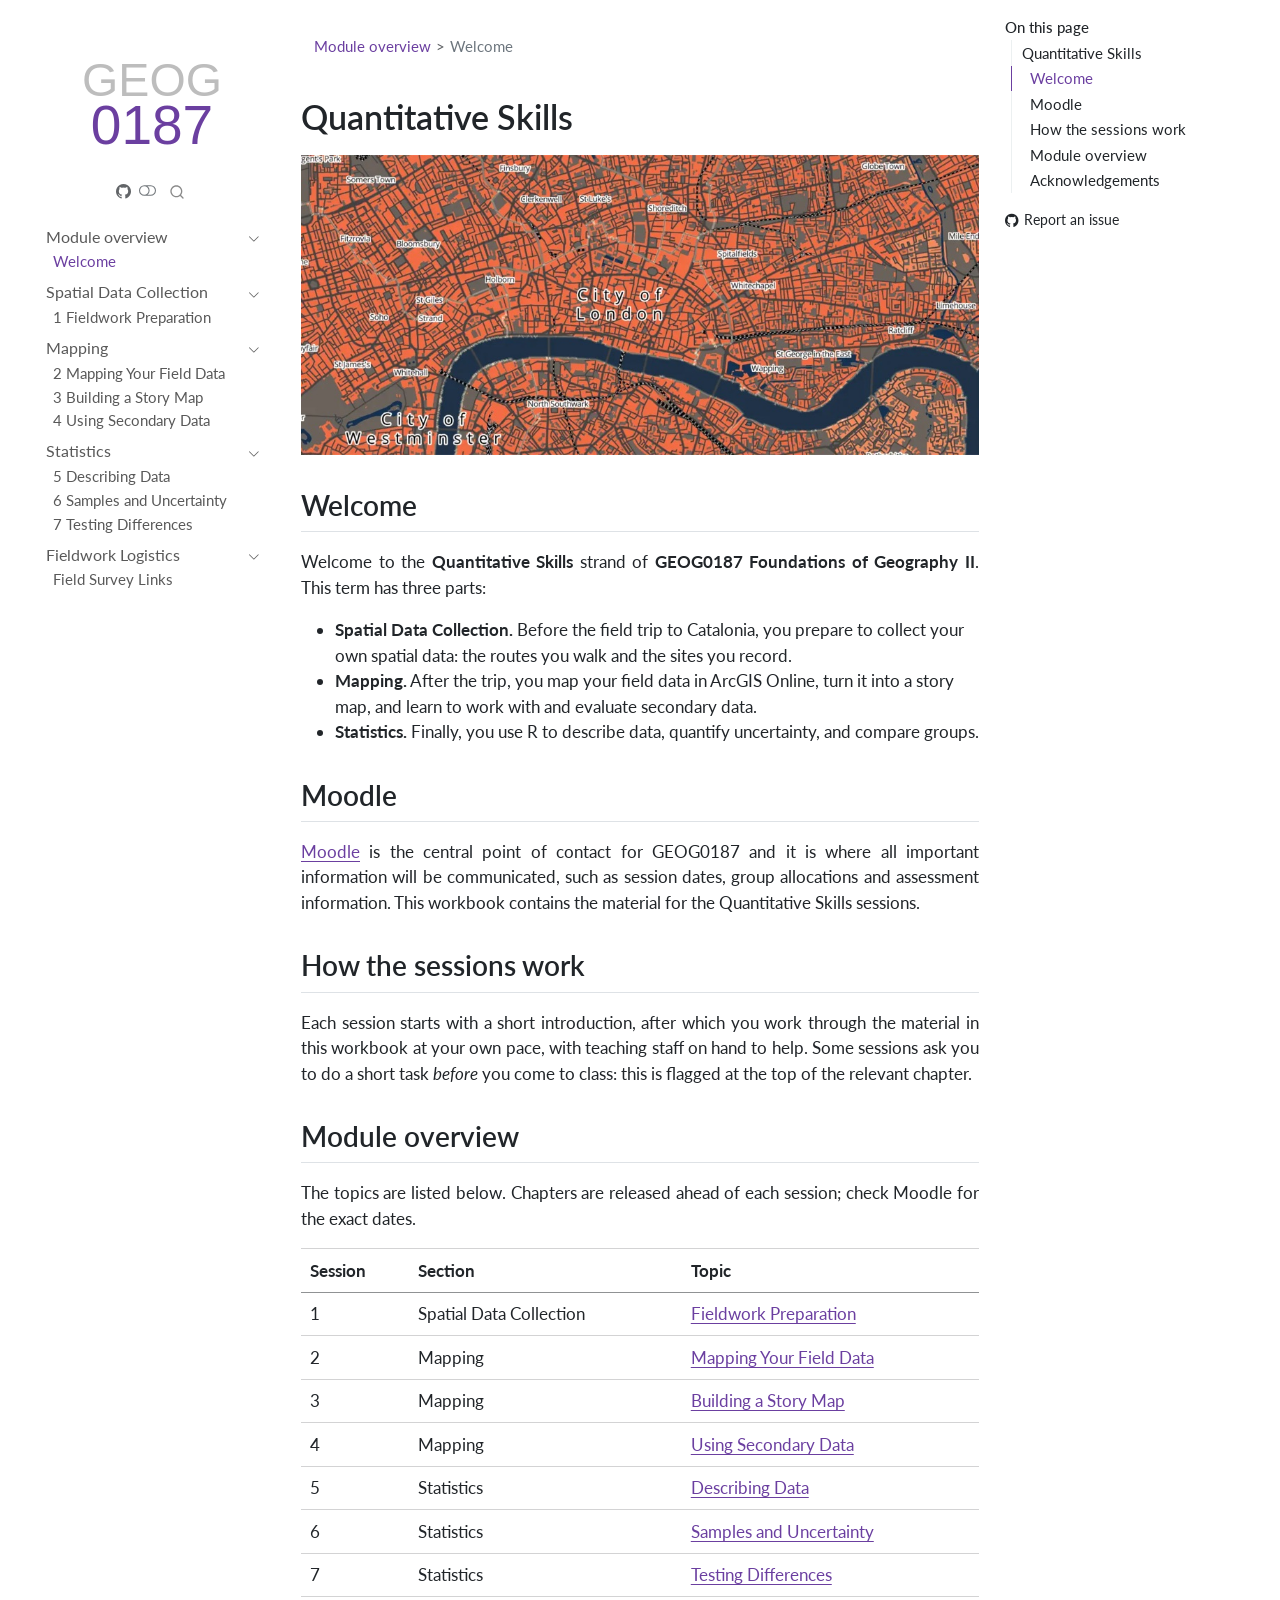
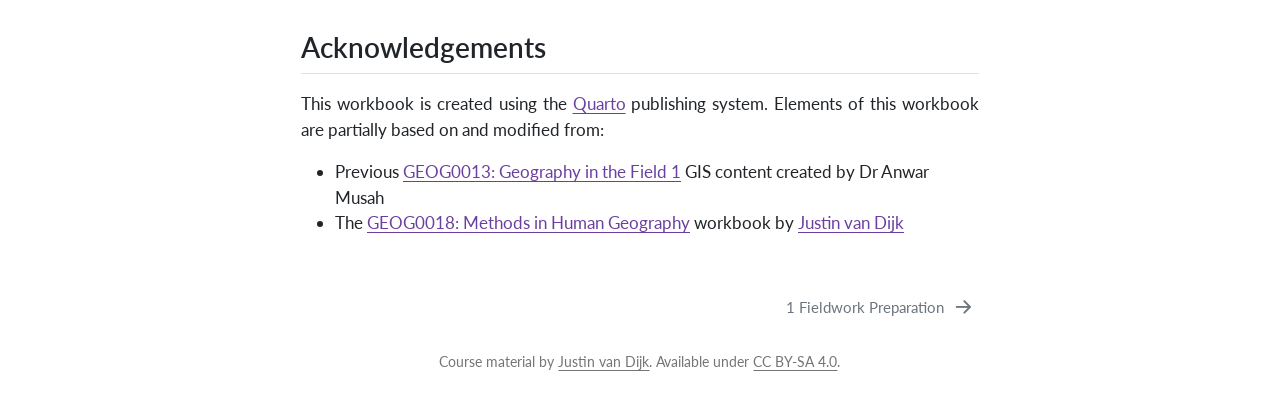
<file: docs/index.html>
<!DOCTYPE html>
<html xmlns="http://www.w3.org/1999/xhtml" lang="en" xml:lang="en"><head>

<meta charset="utf-8">
<meta name="generator" content="quarto-1.10.18">

<meta name="viewport" content="width=device-width, initial-scale=1.0, user-scalable=yes">


<title>GEOG0187 – GEOG0187</title>
<style>
/* Default styles provided by pandoc.
** See https://pandoc.org/MANUAL.html#variables-for-html for config info.
*/
span.smallcaps{font-variant: small-caps;}
div.columns{display: flex; gap: 1.5em;}
div.column{flex: auto;}
@media screen {
div.columns{gap: min(4vw, 1.5em);}
div.column{overflow-x: auto;}
}
div.hanging-indent{margin-left: 1.5em; text-indent: -1.5em;}
ul.task-list{list-style: none;}
ul.task-list li input[type="checkbox"] {
  width: 0.8em;
  margin: 0 0.8em 0.2em -1em; /* quarto-specific, see https://github.com/quarto-dev/quarto-cli/issues/4556 */ 
  vertical-align: middle;
}
</style>


<script src="site_libs/quarto-nav/quarto-nav.js"></script>
<script src="site_libs/quarto-nav/headroom.min.js"></script>
<script src="site_libs/clipboard/clipboard.min.js"></script>
<script src="site_libs/quarto-search/autocomplete.umd.js"></script>
<script src="site_libs/quarto-search/fuse.min.js"></script>
<script src="site_libs/quarto-search/quarto-search.js"></script>
<meta name="quarto:offset" content="./">
<link href="./01-fieldwork.html" rel="next">
<script src="site_libs/quarto-html/quarto.js" type="module"></script>
<script src="site_libs/quarto-html/tabsets/tabsets.js" type="module"></script>
<script src="site_libs/quarto-html/popper.min.js"></script>
<script src="site_libs/quarto-html/tippy.umd.min.js"></script>
<script src="site_libs/quarto-html/anchor.min.js"></script>
<link href="site_libs/quarto-html/tippy.css" rel="stylesheet">
<link href="site_libs/quarto-html/quarto-syntax-highlighting-eec68b17241c1efd3eae2de50d816e3e.css" rel="stylesheet" class="quarto-color-scheme" id="quarto-text-highlighting-styles">
<link href="site_libs/quarto-html/quarto-syntax-highlighting-dark-25dec783d6e1d11f8e0bba9e4fbb47f4.css" rel="stylesheet" class="quarto-color-scheme quarto-color-alternate" id="quarto-text-highlighting-styles">
<link href="site_libs/quarto-html/quarto-syntax-highlighting-eec68b17241c1efd3eae2de50d816e3e.css" rel="stylesheet" class="quarto-color-scheme-extra" id="quarto-text-highlighting-styles">
<script src="site_libs/bootstrap/bootstrap.min.js"></script>
<link href="site_libs/bootstrap/bootstrap-icons.css" rel="stylesheet">
<link href="site_libs/bootstrap/bootstrap-8d79353691bd49b744ebe41e0f2bbb3e.min.css" rel="stylesheet" append-hash="true" class="quarto-color-scheme" id="quarto-bootstrap" data-mode="light">
<link href="site_libs/bootstrap/bootstrap-dark-c0e2e486b95cbf3f7823dc99e2c36499.min.css" rel="stylesheet" append-hash="true" class="quarto-color-scheme quarto-color-alternate" id="quarto-bootstrap" data-mode="dark">
<link href="site_libs/bootstrap/bootstrap-8d79353691bd49b744ebe41e0f2bbb3e.min.css" rel="stylesheet" append-hash="true" class="quarto-color-scheme-extra" id="quarto-bootstrap" data-mode="light">
<script id="quarto-search-options" type="application/json">{
  "location": "sidebar",
  "copy-button": false,
  "collapse-after": 3,
  "panel-placement": "start",
  "type": "overlay",
  "limit": 50,
  "keyboard-shortcut": [
    "f",
    "/",
    "s"
  ],
  "language": {
    "search-no-results-text": "No results",
    "search-matching-documents-text": "matching documents",
    "search-copy-link-title": "Copy link to search",
    "search-hide-matches-text": "Hide additional matches",
    "search-more-match-text": "more match in this document",
    "search-more-matches-text": "more matches in this document",
    "search-clear-button-title": "Clear",
    "search-text-placeholder": "",
    "search-detached-cancel-button-title": "Cancel",
    "search-submit-button-title": "Submit",
    "search-label": "Search"
  }
}</script>
<style>html{ scroll-behavior: smooth; }</style>


<link rel="stylesheet" href="assets/styles.css">
</head>

<body class="nav-sidebar floating quarto-light"><script id="quarto-html-before-body" type="application/javascript">
    const toggleBodyColorMode = (bsSheetEl) => {
      const mode = bsSheetEl.getAttribute("data-mode");
      const bodyEl = window.document.querySelector("body");
      if (mode === "dark") {
        bodyEl.classList.add("quarto-dark");
        bodyEl.classList.remove("quarto-light");
      } else {
        bodyEl.classList.add("quarto-light");
        bodyEl.classList.remove("quarto-dark");
      }
    }
    const toggleBodyColorPrimary = () => {
      const bsSheetEl = window.document.querySelector("link#quarto-bootstrap:not([rel=disabled-stylesheet])");
      if (bsSheetEl) {
        toggleBodyColorMode(bsSheetEl);
      }
    }
    const setColorSchemeToggle = (alternate) => {
      const toggles = window.document.querySelectorAll('.quarto-color-scheme-toggle');
      for (let i=0; i < toggles.length; i++) {
        const toggle = toggles[i];
        if (toggle) {
          if (alternate) {
            toggle.classList.add("alternate");
          } else {
            toggle.classList.remove("alternate");
          }
        }
      }
    };
    const toggleColorMode = (alternate) => {
      // Switch the stylesheets
      const primaryStylesheets = window.document.querySelectorAll('link.quarto-color-scheme:not(.quarto-color-alternate)');
      const alternateStylesheets = window.document.querySelectorAll('link.quarto-color-scheme.quarto-color-alternate');
      manageTransitions('#quarto-margin-sidebar .nav-link', false);
      if (alternate) {
        // note: dark is layered on light, we don't disable primary!
        enableStylesheet(alternateStylesheets);
        for (const sheetNode of alternateStylesheets) {
          if (sheetNode.id === "quarto-bootstrap") {
            toggleBodyColorMode(sheetNode);
          }
        }
      } else {
        disableStylesheet(alternateStylesheets);
        enableStylesheet(primaryStylesheets)
        toggleBodyColorPrimary();
      }
      manageTransitions('#quarto-margin-sidebar .nav-link', true);
      // Switch the toggles
      setColorSchemeToggle(alternate)
      // Hack to workaround the fact that safari doesn't
      // properly recolor the scrollbar when toggling (#1455)
      if (navigator.userAgent.indexOf('Safari') > 0 && navigator.userAgent.indexOf('Chrome') == -1) {
        manageTransitions("body", false);
        window.scrollTo(0, 1);
        setTimeout(() => {
          window.scrollTo(0, 0);
          manageTransitions("body", true);
        }, 40);
      }
    }
    const disableStylesheet = (stylesheets) => {
      for (let i=0; i < stylesheets.length; i++) {
        const stylesheet = stylesheets[i];
        stylesheet.rel = 'disabled-stylesheet';
      }
    }
    const enableStylesheet = (stylesheets) => {
      for (let i=0; i < stylesheets.length; i++) {
        const stylesheet = stylesheets[i];
        if(stylesheet.rel !== 'stylesheet') { // for Chrome, which will still FOUC without this check
          stylesheet.rel = 'stylesheet';
        }
      }
    }
    const manageTransitions = (selector, allowTransitions) => {
      const els = window.document.querySelectorAll(selector);
      for (let i=0; i < els.length; i++) {
        const el = els[i];
        if (allowTransitions) {
          el.classList.remove('notransition');
        } else {
          el.classList.add('notransition');
        }
      }
    }
    const isFileUrl = () => {
      return window.location.protocol === 'file:';
    }
    const hasAlternateSentinel = () => {
      let styleSentinel = getColorSchemeSentinel();
      if (styleSentinel !== null) {
        return styleSentinel === "alternate";
      } else {
        return false;
      }
    }
    const setStyleSentinel = (alternate) => {
      const value = alternate ? "alternate" : "default";
      if (!isFileUrl()) {
        window.localStorage.setItem("quarto-color-scheme", value);
      } else {
        localAlternateSentinel = value;
      }
    }
    const getColorSchemeSentinel = () => {
      if (!isFileUrl()) {
        const storageValue = window.localStorage.getItem("quarto-color-scheme");
        return storageValue != null ? storageValue : localAlternateSentinel;
      } else {
        return localAlternateSentinel;
      }
    }
    const toggleGiscusIfUsed = (isAlternate, darkModeDefault) => {
      const baseTheme = document.querySelector('#giscus-base-theme')?.value ?? 'light';
      const alternateTheme = document.querySelector('#giscus-alt-theme')?.value ?? 'dark';
      let newTheme = '';
      if(authorPrefersDark) {
        newTheme = isAlternate ? baseTheme : alternateTheme;
      } else {
        newTheme = isAlternate ? alternateTheme : baseTheme;
      }
      const changeGiscusTheme = () => {
        // From: https://github.com/giscus/giscus/issues/336
        const sendMessage = (message) => {
          const iframe = document.querySelector('iframe.giscus-frame');
          if (!iframe) return;
          iframe.contentWindow.postMessage({ giscus: message }, 'https://giscus.app');
        }
        sendMessage({
          setConfig: {
            theme: newTheme
          }
        });
      }
      const isGiscussLoaded = window.document.querySelector('iframe.giscus-frame') !== null;
      if (isGiscussLoaded) {
        changeGiscusTheme();
      }
    };
    const authorPrefersDark = false;
    const darkModeDefault = authorPrefersDark;
      document.querySelector('link#quarto-text-highlighting-styles.quarto-color-scheme-extra').rel = 'disabled-stylesheet';
      document.querySelector('link#quarto-bootstrap.quarto-color-scheme-extra').rel = 'disabled-stylesheet';
    let localAlternateSentinel = darkModeDefault ? 'alternate' : 'default';
    // Dark / light mode switch
    window.quartoToggleColorScheme = () => {
      // Read the current dark / light value
      let toAlternate = !hasAlternateSentinel();
      toggleColorMode(toAlternate);
      setStyleSentinel(toAlternate);
      toggleGiscusIfUsed(toAlternate, darkModeDefault);
      window.dispatchEvent(new Event('resize'));
    };
    // Switch to dark mode if need be
    if (hasAlternateSentinel()) {
      toggleColorMode(true);
    } else {
      toggleColorMode(false);
    }
  </script>

<div id="quarto-search-results"></div>
  <header id="quarto-header" class="headroom fixed-top">
  <nav class="quarto-secondary-nav">
    <div class="container-fluid d-flex">
      <button type="button" class="quarto-btn-toggle btn" data-bs-toggle="collapse" role="button" data-bs-target=".quarto-sidebar-collapse-item" aria-controls="quarto-sidebar" aria-expanded="false" aria-label="Toggle sidebar navigation" onclick="if (window.quartoToggleHeadroom) { window.quartoToggleHeadroom(); }">
        <i class="bi bi-layout-text-sidebar-reverse"></i>
      </button>
        <nav class="quarto-page-breadcrumbs" aria-label="breadcrumb"><ol class="breadcrumb"><li class="breadcrumb-item"><a href="./index.html">Module overview</a></li><li class="breadcrumb-item"><a href="./index.html">Welcome</a></li></ol></nav>
        <a class="flex-grow-1" role="navigation" data-bs-toggle="collapse" data-bs-target=".quarto-sidebar-collapse-item" aria-controls="quarto-sidebar" aria-expanded="false" aria-label="Toggle sidebar navigation" onclick="if (window.quartoToggleHeadroom) { window.quartoToggleHeadroom(); }">      
        </a>
      <button type="button" class="btn quarto-search-button" aria-label="Search" onclick="window.quartoOpenSearch();">
        <i class="bi bi-search"></i>
      </button>
    </div>
  </nav>
</header>
<!-- content -->
<div id="quarto-content" class="quarto-container page-columns page-rows-contents page-layout-article">
<!-- sidebar -->
  <nav id="quarto-sidebar" class="sidebar collapse collapse-horizontal quarto-sidebar-collapse-item sidebar-navigation floating overflow-auto">
    <div class="pt-lg-2 mt-2 text-left sidebar-header">
      <a href="./index.html" class="sidebar-logo-link">
      <img src="./assets/logo.svg" alt="" class="sidebar-logo light-content py-0 d-lg-inline d-none">
      <img src="./assets/logo.svg" alt="" class="sidebar-logo dark-content py-0 d-lg-inline d-none">
      </a>
      <div class="sidebar-tools-main tools-wide">
    <a href="https://github.com/jtvandijk/GEOG0187" title="" class="quarto-navigation-tool px-1" aria-label=""><i class="bi bi-github"></i></a>
  <a href="" class="quarto-color-scheme-toggle quarto-navigation-tool  px-1" onclick="window.quartoToggleColorScheme(); return false;" title="Toggle dark mode"><i class="bi"></i></a>
    <div id="quarto-search" class="quarto-navigation-tool px-1" title="Search"></div>
</div>
      </div>
    <div class="sidebar-menu-container"> 
    <ul class="list-unstyled mt-1">
        <li class="sidebar-item sidebar-item-section">
      <div class="sidebar-item-container"> 
            <a class="sidebar-item-text sidebar-link text-start" data-bs-toggle="collapse" data-bs-target="#quarto-sidebar-section-1" role="navigation" aria-expanded="true">
 <span class="menu-text">Module overview</span></a>
          <a class="sidebar-item-toggle text-start" data-bs-toggle="collapse" data-bs-target="#quarto-sidebar-section-1" role="navigation" aria-expanded="true" aria-label="Toggle section">
            <i class="bi bi-chevron-right ms-2"></i>
          </a> 
      </div>
      <ul id="quarto-sidebar-section-1" class="collapse list-unstyled sidebar-section depth1 show">  
          <li class="sidebar-item">
  <div class="sidebar-item-container"> 
  <a href="./index.html" class="sidebar-item-text sidebar-link active">
 <span class="menu-text">Welcome</span></a>
  </div>
</li>
      </ul>
  </li>
        <li class="sidebar-item sidebar-item-section">
      <div class="sidebar-item-container"> 
            <a class="sidebar-item-text sidebar-link text-start" data-bs-toggle="collapse" data-bs-target="#quarto-sidebar-section-2" role="navigation" aria-expanded="true">
 <span class="menu-text">Spatial Data Collection</span></a>
          <a class="sidebar-item-toggle text-start" data-bs-toggle="collapse" data-bs-target="#quarto-sidebar-section-2" role="navigation" aria-expanded="true" aria-label="Toggle section">
            <i class="bi bi-chevron-right ms-2"></i>
          </a> 
      </div>
      <ul id="quarto-sidebar-section-2" class="collapse list-unstyled sidebar-section depth1 show">  
          <li class="sidebar-item">
  <div class="sidebar-item-container"> 
  <a href="./01-fieldwork.html" class="sidebar-item-text sidebar-link">
 <span class="menu-text">1 Fieldwork Preparation</span></a>
  </div>
</li>
      </ul>
  </li>
        <li class="sidebar-item sidebar-item-section">
      <div class="sidebar-item-container"> 
            <a class="sidebar-item-text sidebar-link text-start" data-bs-toggle="collapse" data-bs-target="#quarto-sidebar-section-3" role="navigation" aria-expanded="true">
 <span class="menu-text">Mapping</span></a>
          <a class="sidebar-item-toggle text-start" data-bs-toggle="collapse" data-bs-target="#quarto-sidebar-section-3" role="navigation" aria-expanded="true" aria-label="Toggle section">
            <i class="bi bi-chevron-right ms-2"></i>
          </a> 
      </div>
      <ul id="quarto-sidebar-section-3" class="collapse list-unstyled sidebar-section depth1 show">  
          <li class="sidebar-item">
  <div class="sidebar-item-container"> 
  <a href="./02-mapping.html" class="sidebar-item-text sidebar-link">
 <span class="menu-text">2 Mapping Your Field Data</span></a>
  </div>
</li>
          <li class="sidebar-item">
  <div class="sidebar-item-container"> 
  <a href="./03-storymap.html" class="sidebar-item-text sidebar-link">
 <span class="menu-text">3 Building a Story Map</span></a>
  </div>
</li>
          <li class="sidebar-item">
  <div class="sidebar-item-container"> 
  <a href="./04-secondary.html" class="sidebar-item-text sidebar-link">
 <span class="menu-text">4 Using Secondary Data</span></a>
  </div>
</li>
      </ul>
  </li>
        <li class="sidebar-item sidebar-item-section">
      <div class="sidebar-item-container"> 
            <a class="sidebar-item-text sidebar-link text-start" data-bs-toggle="collapse" data-bs-target="#quarto-sidebar-section-4" role="navigation" aria-expanded="true">
 <span class="menu-text">Statistics</span></a>
          <a class="sidebar-item-toggle text-start" data-bs-toggle="collapse" data-bs-target="#quarto-sidebar-section-4" role="navigation" aria-expanded="true" aria-label="Toggle section">
            <i class="bi bi-chevron-right ms-2"></i>
          </a> 
      </div>
      <ul id="quarto-sidebar-section-4" class="collapse list-unstyled sidebar-section depth1 show">  
          <li class="sidebar-item">
  <div class="sidebar-item-container"> 
  <a href="./05-describing.html" class="sidebar-item-text sidebar-link">
 <span class="menu-text">5 Describing Data</span></a>
  </div>
</li>
          <li class="sidebar-item">
  <div class="sidebar-item-container"> 
  <a href="./06-uncertainty.html" class="sidebar-item-text sidebar-link">
 <span class="menu-text">6 Samples and Uncertainty</span></a>
  </div>
</li>
          <li class="sidebar-item">
  <div class="sidebar-item-container"> 
  <a href="./07-testing.html" class="sidebar-item-text sidebar-link">
 <span class="menu-text">7 Testing Differences</span></a>
  </div>
</li>
      </ul>
  </li>
        <li class="sidebar-item sidebar-item-section">
      <div class="sidebar-item-container"> 
            <a class="sidebar-item-text sidebar-link text-start" data-bs-toggle="collapse" data-bs-target="#quarto-sidebar-section-5" role="navigation" aria-expanded="true">
 <span class="menu-text">Fieldwork Logistics</span></a>
          <a class="sidebar-item-toggle text-start" data-bs-toggle="collapse" data-bs-target="#quarto-sidebar-section-5" role="navigation" aria-expanded="true" aria-label="Toggle section">
            <i class="bi bi-chevron-right ms-2"></i>
          </a> 
      </div>
      <ul id="quarto-sidebar-section-5" class="collapse list-unstyled sidebar-section depth1 show">  
          <li class="sidebar-item">
  <div class="sidebar-item-container"> 
  <a href="./survey-links.html" class="sidebar-item-text sidebar-link">
 <span class="menu-text">Field Survey Links</span></a>
  </div>
</li>
      </ul>
  </li>
    </ul>
    </div>
</nav>
<div id="quarto-sidebar-glass" class="quarto-sidebar-collapse-item" data-bs-toggle="collapse" data-bs-target=".quarto-sidebar-collapse-item"></div>
<!-- margin-sidebar -->
    <div id="quarto-margin-sidebar" class="sidebar margin-sidebar">
        <nav id="TOC" role="doc-toc" class="toc-active">
    <h2 id="toc-title">On this page</h2>
   
  <ul>
  <li><a href="#quantitative-skills" id="toc-quantitative-skills" class="nav-link active" data-scroll-target="#quantitative-skills">Quantitative Skills</a>
  <ul class="collapse">
  <li><a href="#welcome" id="toc-welcome" class="nav-link" data-scroll-target="#welcome">Welcome</a></li>
  <li><a href="#moodle" id="toc-moodle" class="nav-link" data-scroll-target="#moodle">Moodle</a></li>
  <li><a href="#how-the-sessions-work" id="toc-how-the-sessions-work" class="nav-link" data-scroll-target="#how-the-sessions-work">How the sessions work</a></li>
  <li><a href="#module-overview" id="toc-module-overview" class="nav-link" data-scroll-target="#module-overview">Module overview</a></li>
  <li><a href="#acknowledgements" id="toc-acknowledgements" class="nav-link" data-scroll-target="#acknowledgements">Acknowledgements</a></li>
  </ul></li>
  </ul>
<div class="toc-actions"><ul><li><a href="https://github.com/jtvandijk/GEOG0187/issues/new" class="toc-action"><i class="bi bi-github"></i>Report an issue</a></li></ul></div></nav>
    </div>
<!-- main -->
<main class="content" id="quarto-document-content"><header id="title-block-header" class="quarto-title-block"><nav class="quarto-page-breadcrumbs quarto-title-breadcrumbs d-none d-lg-block" aria-label="breadcrumb"><ol class="breadcrumb"><li class="breadcrumb-item"><a href="./index.html">Module overview</a></li><li class="breadcrumb-item"><a href="./index.html">Welcome</a></li></ol></nav></header>





<section id="quantitative-skills" class="level1 unnumbered">
<h1 class="unnumbered">Quantitative Skills</h1>
<p><img src="images/w00/qskills-welcome.jpg" class="img-fluid" style="width:100.0%" alt="Map of central London showing the Access to Healthy Assets and Hazards index by neighbourhood"></p>
<section id="welcome" class="level2 unnumbered">
<h2 class="unnumbered anchored" data-anchor-id="welcome">Welcome</h2>
<p>Welcome to the <strong>Quantitative Skills</strong> strand of <strong>GEOG0187 Foundations of Geography II</strong>. This term has three parts:</p>
<ul>
<li><strong>Spatial Data Collection.</strong> Before the field trip to Catalonia, you prepare to collect your own spatial data: the routes you walk and the sites you record.</li>
<li><strong>Mapping.</strong> After the trip, you map your field data in ArcGIS Online, turn it into a story map, and learn to work with and evaluate secondary data.</li>
<li><strong>Statistics.</strong> Finally, you use R to describe data, quantify uncertainty, and compare groups.</li>
</ul>
</section>
<section id="moodle" class="level2 unnumbered">
<h2 class="unnumbered anchored" data-anchor-id="moodle">Moodle</h2>
<p><a href="https://moodle.ucl.ac.uk/">Moodle</a> is the central point of contact for GEOG0187 and it is where all important information will be communicated, such as session dates, group allocations and assessment information. This workbook contains the material for the Quantitative Skills sessions.</p>
</section>
<section id="how-the-sessions-work" class="level2 unnumbered">
<h2 class="unnumbered anchored" data-anchor-id="how-the-sessions-work">How the sessions work</h2>
<p>Each session starts with a short introduction, after which you work through the material in this workbook at your own pace, with teaching staff on hand to help. Some sessions ask you to do a short task <em>before</em> you come to class: this is flagged at the top of the relevant chapter.</p>
</section>
<section id="module-overview" class="level2 unnumbered">
<h2 class="unnumbered anchored" data-anchor-id="module-overview">Module overview</h2>
<p>The topics are listed below. Chapters are released ahead of each session; check Moodle for the exact dates.</p>
<table class="caption-top table">
<thead>
<tr class="header">
<th style="text-align: left;">Session</th>
<th style="text-align: left;">Section</th>
<th style="text-align: left;">Topic</th>
</tr>
</thead>
<tbody>
<tr class="odd">
<td style="text-align: left;">1</td>
<td style="text-align: left;">Spatial Data Collection</td>
<td style="text-align: left;"><a href="01-fieldwork.html">Fieldwork Preparation</a></td>
</tr>
<tr class="even">
<td style="text-align: left;">2</td>
<td style="text-align: left;">Mapping</td>
<td style="text-align: left;"><a href="02-mapping.html">Mapping Your Field Data</a></td>
</tr>
<tr class="odd">
<td style="text-align: left;">3</td>
<td style="text-align: left;">Mapping</td>
<td style="text-align: left;"><a href="03-storymap.html">Building a Story Map</a></td>
</tr>
<tr class="even">
<td style="text-align: left;">4</td>
<td style="text-align: left;">Mapping</td>
<td style="text-align: left;"><a href="04-secondary.html">Using Secondary Data</a></td>
</tr>
<tr class="odd">
<td style="text-align: left;">5</td>
<td style="text-align: left;">Statistics</td>
<td style="text-align: left;"><a href="05-describing.html">Describing Data</a></td>
</tr>
<tr class="even">
<td style="text-align: left;">6</td>
<td style="text-align: left;">Statistics</td>
<td style="text-align: left;"><a href="06-uncertainty.html">Samples and Uncertainty</a></td>
</tr>
<tr class="odd">
<td style="text-align: left;">7</td>
<td style="text-align: left;">Statistics</td>
<td style="text-align: left;"><a href="07-testing.html">Testing Differences</a></td>
</tr>
</tbody>
</table>
</section>
<section id="acknowledgements" class="level2 unnumbered">
<h2 class="unnumbered anchored" data-anchor-id="acknowledgements">Acknowledgements</h2>
<p>This workbook is created using the <a href="https://quarto.org/">Quarto</a> publishing system. Elements of this workbook are partially based on and modified from:</p>
<ul>
<li>Previous <a href="https://www.ucl.ac.uk/module-catalogue/modules/GEOG0013">GEOG0013: Geography in the Field 1</a> GIS content created by Dr Anwar Musah</li>
<li>The <a href="https://jtvandijk.github.io/GEOG0018/">GEOG0018: Methods in Human Geography</a> workbook by <a href="https://www.mappingdutchman.com">Justin van Dijk</a></li>
</ul>


</section>
</section>

</main> <!-- /main -->
<script id="quarto-html-after-body" type="application/javascript">
  window.document.addEventListener("DOMContentLoaded", function (event) {
    // Ensure there is a toggle, if there isn't float one in the top right
    if (window.document.querySelector('.quarto-color-scheme-toggle') === null) {
      const a = window.document.createElement('a');
      a.classList.add('top-right');
      a.classList.add('quarto-color-scheme-toggle');
      a.href = "";
      a.onclick = function() { try { window.quartoToggleColorScheme(); } catch {} return false; };
      const i = window.document.createElement("i");
      i.classList.add('bi');
      a.appendChild(i);
      window.document.body.appendChild(a);
    }
    setColorSchemeToggle(hasAlternateSentinel())
    const icon = "";
    const anchorJS = new window.AnchorJS();
    anchorJS.options = {
      placement: 'right',
      icon: icon
    };
    anchorJS.add('.anchored');
    const isCodeAnnotation = (el) => {
      for (const clz of el.classList) {
        if (clz.startsWith('code-annotation-')) {                     
          return true;
        }
      }
      return false;
    }
    const onCopySuccess = function(e) {
      // button target
      const button = e.trigger;
      // don't keep focus
      button.blur();
      // flash "checked"
      button.classList.add('code-copy-button-checked');
      var currentTitle = button.getAttribute("title");
      button.setAttribute("title", "Copied!");
      let tooltip;
      if (window.bootstrap) {
        button.setAttribute("data-bs-toggle", "tooltip");
        button.setAttribute("data-bs-placement", "left");
        button.setAttribute("data-bs-title", "Copied!");
        tooltip = new bootstrap.Tooltip(button, 
          { trigger: "manual", 
            customClass: "code-copy-button-tooltip",
            offset: [0, -8]});
        tooltip.show();    
      }
      setTimeout(function() {
        if (tooltip) {
          tooltip.hide();
          button.removeAttribute("data-bs-title");
          button.removeAttribute("data-bs-toggle");
          button.removeAttribute("data-bs-placement");
        }
        button.setAttribute("title", currentTitle);
        button.classList.remove('code-copy-button-checked');
      }, 1000);
      // clear code selection
      e.clearSelection();
    }
    const getTextToCopy = function(trigger) {
      const outerScaffold = trigger.parentElement.cloneNode(true);
      const codeEl = outerScaffold.querySelector('code');
      for (const childEl of codeEl.children) {
        if (isCodeAnnotation(childEl)) {
          childEl.remove();
        }
      }
      return codeEl.innerText;
    }
    const clipboard = new window.ClipboardJS('.code-copy-button:not([data-in-quarto-modal])', {
      text: getTextToCopy
    });
    clipboard.on('success', onCopySuccess);
    if (window.document.getElementById('quarto-embedded-source-code-modal')) {
      const clipboardModal = new window.ClipboardJS('.code-copy-button[data-in-quarto-modal]', {
        text: getTextToCopy,
        container: window.document.getElementById('quarto-embedded-source-code-modal')
      });
      clipboardModal.on('success', onCopySuccess);
    }
      var localhostRegex = new RegExp(/^(?:http|https):\/\/localhost\:?[0-9]*\//);
      var mailtoRegex = new RegExp(/^mailto:/);
        var filterRegex = new RegExp('/' + window.location.host + '/');
      var isInternal = (href) => {
          return filterRegex.test(href) || localhostRegex.test(href) || mailtoRegex.test(href);
      }
      // Inspect non-navigation links and adorn them if external
     var links = window.document.querySelectorAll('a[href]:not(.nav-link):not(.navbar-brand):not(.toc-action):not(.sidebar-link):not(.sidebar-item-toggle):not(.pagination-link):not(.no-external):not([aria-hidden]):not(.dropdown-item):not(.quarto-navigation-tool):not(.about-link)');
      for (var i=0; i<links.length; i++) {
        const link = links[i];
        if (!isInternal(link.href)) {
          // undo the damage that might have been done by quarto-nav.js in the case of
          // links that we want to consider external
          if (link.dataset.originalHref !== undefined) {
            link.href = link.dataset.originalHref;
          }
        }
      }
    function tippyHover(el, contentFn, onTriggerFn, onUntriggerFn) {
      const config = {
        allowHTML: true,
        maxWidth: 500,
        delay: 100,
        arrow: false,
        appendTo: function(el) {
            return el.parentElement;
        },
        interactive: true,
        interactiveBorder: 10,
        theme: 'quarto',
        placement: 'bottom-start',
      };
      if (contentFn) {
        config.content = contentFn;
      }
      if (onTriggerFn) {
        config.onTrigger = onTriggerFn;
      }
      if (onUntriggerFn) {
        config.onUntrigger = onUntriggerFn;
      }
      window.tippy(el, config); 
    }
    const noterefs = window.document.querySelectorAll('a[role="doc-noteref"]');
    for (var i=0; i<noterefs.length; i++) {
      const ref = noterefs[i];
      tippyHover(ref, function() {
        // use id or data attribute instead here
        let href = ref.getAttribute('data-footnote-href') || ref.getAttribute('href');
        try { href = new URL(href).hash; } catch {}
        const id = href.replace(/^#\/?/, "");
        const note = window.document.getElementById(id);
        if (note) {
          return note.innerHTML;
        } else {
          return "";
        }
      });
    }
    const xrefs = window.document.querySelectorAll('a.quarto-xref');
    const processXRef = (id, note) => {
      // Strip column container classes
      const stripColumnClz = (el) => {
        el.classList.remove("page-full", "page-columns");
        if (el.children) {
          for (const child of el.children) {
            stripColumnClz(child);
          }
        }
      }
      stripColumnClz(note)
      if (id === null || id.startsWith('sec-')) {
        // Special case sections, only their first couple elements
        const container = document.createElement("div");
        if (note.children && note.children.length > 2) {
          container.appendChild(note.children[0].cloneNode(true));
          for (let i = 1; i < note.children.length; i++) {
            const child = note.children[i];
            if (child.tagName === "P" && child.innerText === "") {
              continue;
            } else {
              container.appendChild(child.cloneNode(true));
              break;
            }
          }
          if (window.Quarto?.typesetMath) {
            window.Quarto.typesetMath(container);
          }
          return container.innerHTML
        } else {
          if (window.Quarto?.typesetMath) {
            window.Quarto.typesetMath(note);
          }
          return note.innerHTML;
        }
      } else {
        // Remove any anchor links if they are present
        const anchorLink = note.querySelector('a.anchorjs-link');
        if (anchorLink) {
          anchorLink.remove();
        }
        if (window.Quarto?.typesetMath) {
          window.Quarto.typesetMath(note);
        }
        if (note.classList.contains("callout")) {
          return note.outerHTML;
        } else {
          return note.innerHTML;
        }
      }
    }
    for (var i=0; i<xrefs.length; i++) {
      const xref = xrefs[i];
      tippyHover(xref, undefined, function(instance) {
        instance.disable();
        let url = xref.getAttribute('href');
        let hash = undefined; 
        if (url.startsWith('#')) {
          hash = url;
        } else {
          try { hash = new URL(url).hash; } catch {}
        }
        if (hash) {
          const id = hash.replace(/^#\/?/, "");
          const note = window.document.getElementById(id);
          if (note !== null) {
            try {
              const html = processXRef(id, note.cloneNode(true));
              instance.setContent(html);
            } finally {
              instance.enable();
              instance.show();
            }
          } else {
            // See if we can fetch this
            fetch(url.split('#')[0])
            .then(res => res.text())
            .then(html => {
              const parser = new DOMParser();
              const htmlDoc = parser.parseFromString(html, "text/html");
              const note = htmlDoc.getElementById(id);
              if (note !== null) {
                const html = processXRef(id, note);
                instance.setContent(html);
              } 
            }).finally(() => {
              instance.enable();
              instance.show();
            });
          }
        } else {
          // See if we can fetch a full url (with no hash to target)
          // This is a special case and we should probably do some content thinning / targeting
          fetch(url)
          .then(res => res.text())
          .then(html => {
            const parser = new DOMParser();
            const htmlDoc = parser.parseFromString(html, "text/html");
            const note = htmlDoc.querySelector('main.content');
            if (note !== null) {
              // This should only happen for chapter cross references
              // (since there is no id in the URL)
              // remove the first header
              if (note.children.length > 0 && note.children[0].tagName === "HEADER") {
                note.children[0].remove();
              }
              const html = processXRef(null, note);
              instance.setContent(html);
            } 
          }).finally(() => {
            instance.enable();
            instance.show();
          });
        }
      }, function(instance) {
      });
    }
        let selectedAnnoteEl;
        const selectorForAnnotation = ( cell, annotation) => {
          let cellAttr = 'data-code-cell="' + cell + '"';
          let lineAttr = 'data-code-annotation="' +  annotation + '"';
          const selector = 'span[' + cellAttr + '][' + lineAttr + ']';
          return selector;
        }
        const selectCodeLines = (annoteEl) => {
          const doc = window.document;
          const targetCell = annoteEl.getAttribute("data-target-cell");
          const targetAnnotation = annoteEl.getAttribute("data-target-annotation");
          const annoteSpan = window.document.querySelector(selectorForAnnotation(targetCell, targetAnnotation));
          const lines = annoteSpan.getAttribute("data-code-lines").split(",");
          const lineIds = lines.map((line) => {
            return targetCell + "-" + line;
          })
          let top = null;
          let height = null;
          let parent = null;
          if (lineIds.length > 0) {
              //compute the position of the single el (top and bottom and make a div)
              const el = window.document.getElementById(lineIds[0]);
              top = el.offsetTop;
              height = el.offsetHeight;
              parent = el.parentElement.parentElement;
            if (lineIds.length > 1) {
              const lastEl = window.document.getElementById(lineIds[lineIds.length - 1]);
              const bottom = lastEl.offsetTop + lastEl.offsetHeight;
              height = bottom - top;
            }
            if (top !== null && height !== null && parent !== null) {
              // cook up a div (if necessary) and position it 
              let div = window.document.getElementById("code-annotation-line-highlight");
              if (div === null) {
                div = window.document.createElement("div");
                div.setAttribute("id", "code-annotation-line-highlight");
                div.style.position = 'absolute';
                parent.appendChild(div);
              }
              div.style.top = top - 2 + "px";
              div.style.height = height + 4 + "px";
              div.style.left = 0;
              let gutterDiv = window.document.getElementById("code-annotation-line-highlight-gutter");
              if (gutterDiv === null) {
                gutterDiv = window.document.createElement("div");
                gutterDiv.setAttribute("id", "code-annotation-line-highlight-gutter");
                gutterDiv.style.position = 'absolute';
                const codeCell = window.document.getElementById(targetCell);
                const gutter = codeCell.querySelector('.code-annotation-gutter');
                gutter.appendChild(gutterDiv);
              }
              gutterDiv.style.top = top - 2 + "px";
              gutterDiv.style.height = height + 4 + "px";
            }
            selectedAnnoteEl = annoteEl;
          }
        };
        const unselectCodeLines = () => {
          const elementsIds = ["code-annotation-line-highlight", "code-annotation-line-highlight-gutter"];
          elementsIds.forEach((elId) => {
            const div = window.document.getElementById(elId);
            if (div) {
              div.remove();
            }
          });
          selectedAnnoteEl = undefined;
        };
          // Handle positioning of the toggle
      window.addEventListener(
        "resize",
        throttle(() => {
          elRect = undefined;
          if (selectedAnnoteEl) {
            selectCodeLines(selectedAnnoteEl);
          }
        }, 10)
      );
      function throttle(fn, ms) {
      let throttle = false;
      let timer;
        return (...args) => {
          if(!throttle) { // first call gets through
              fn.apply(this, args);
              throttle = true;
          } else { // all the others get throttled
              if(timer) clearTimeout(timer); // cancel #2
              timer = setTimeout(() => {
                fn.apply(this, args);
                timer = throttle = false;
              }, ms);
          }
        };
      }
        // Attach click handler to the DT
        const annoteDls = window.document.querySelectorAll('dt[data-target-cell]');
        for (const annoteDlNode of annoteDls) {
          annoteDlNode.addEventListener('click', (event) => {
            const clickedEl = event.target;
            if (clickedEl !== selectedAnnoteEl) {
              unselectCodeLines();
              const activeEl = window.document.querySelector('dt[data-target-cell].code-annotation-active');
              if (activeEl) {
                activeEl.classList.remove('code-annotation-active');
              }
              selectCodeLines(clickedEl);
              clickedEl.classList.add('code-annotation-active');
            } else {
              // Unselect the line
              unselectCodeLines();
              clickedEl.classList.remove('code-annotation-active');
            }
          });
        }
    const findCites = (el) => {
      const parentEl = el.parentElement;
      if (parentEl) {
        const cites = parentEl.dataset.cites;
        if (cites) {
          return {
            el,
            cites: cites.split(' ')
          };
        } else {
          return findCites(el.parentElement)
        }
      } else {
        return undefined;
      }
    };
    var bibliorefs = window.document.querySelectorAll('a[role="doc-biblioref"]');
    for (var i=0; i<bibliorefs.length; i++) {
      const ref = bibliorefs[i];
      const citeInfo = findCites(ref);
      if (citeInfo) {
        tippyHover(citeInfo.el, function() {
          var popup = window.document.createElement('div');
          citeInfo.cites.forEach(function(cite) {
            var citeDiv = window.document.createElement('div');
            citeDiv.classList.add('hanging-indent');
            citeDiv.classList.add('csl-entry');
            var biblioDiv = window.document.getElementById('ref-' + cite);
            if (biblioDiv) {
              citeDiv.innerHTML = biblioDiv.innerHTML;
            }
            popup.appendChild(citeDiv);
          });
          return popup.innerHTML;
        });
      }
    }
  });
  </script>
<nav class="page-navigation">
  <div class="nav-page nav-page-previous">
  </div>
  <div class="nav-page nav-page-next">
      <a href="./01-fieldwork.html" class="pagination-link" aria-label="1 Fieldwork Preparation">
        <span class="nav-page-text">1 Fieldwork Preparation</span> <i class="bi bi-arrow-right-short"></i>
      </a>
  </div>
</nav>
</div> <!-- /content -->
<footer class="footer">
  <div class="nav-footer">
    <div class="nav-footer-left">
      &nbsp;
    </div>   
    <div class="nav-footer-center">
<p>Course material by <a href="https://www.mappingdutchman.com">Justin van Dijk</a>. Available under <a href="https://creativecommons.org/licenses/by-sa/4.0/">CC BY-SA 4.0</a>.</p>
<div class="toc-actions d-sm-block d-md-none"><ul><li><a href="https://github.com/jtvandijk/GEOG0187/issues/new" class="toc-action"><i class="bi bi-github"></i>Report an issue</a></li></ul></div></div>
    <div class="nav-footer-right">
      &nbsp;
    </div>
  </div>
</footer>




<script src="site_libs/quarto-html/zenscroll-min.js"></script>
</body></html>
</file>
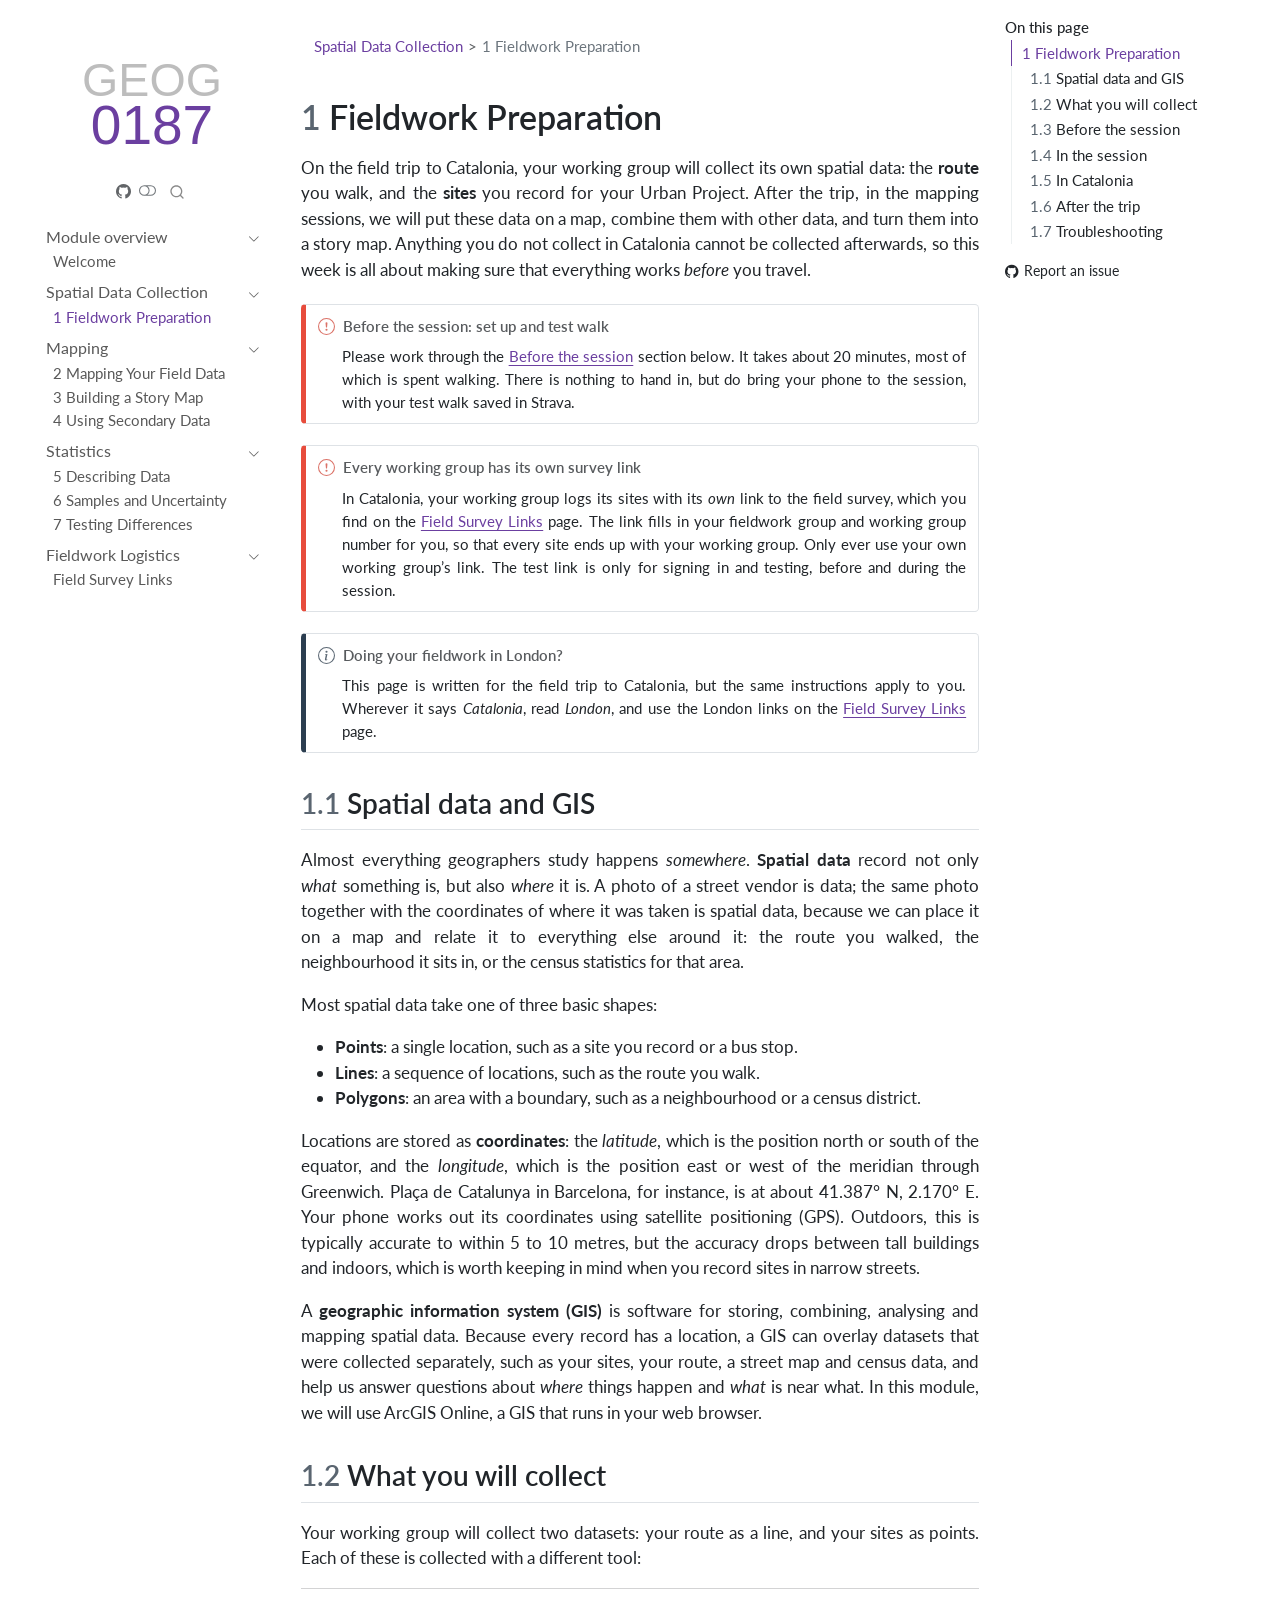
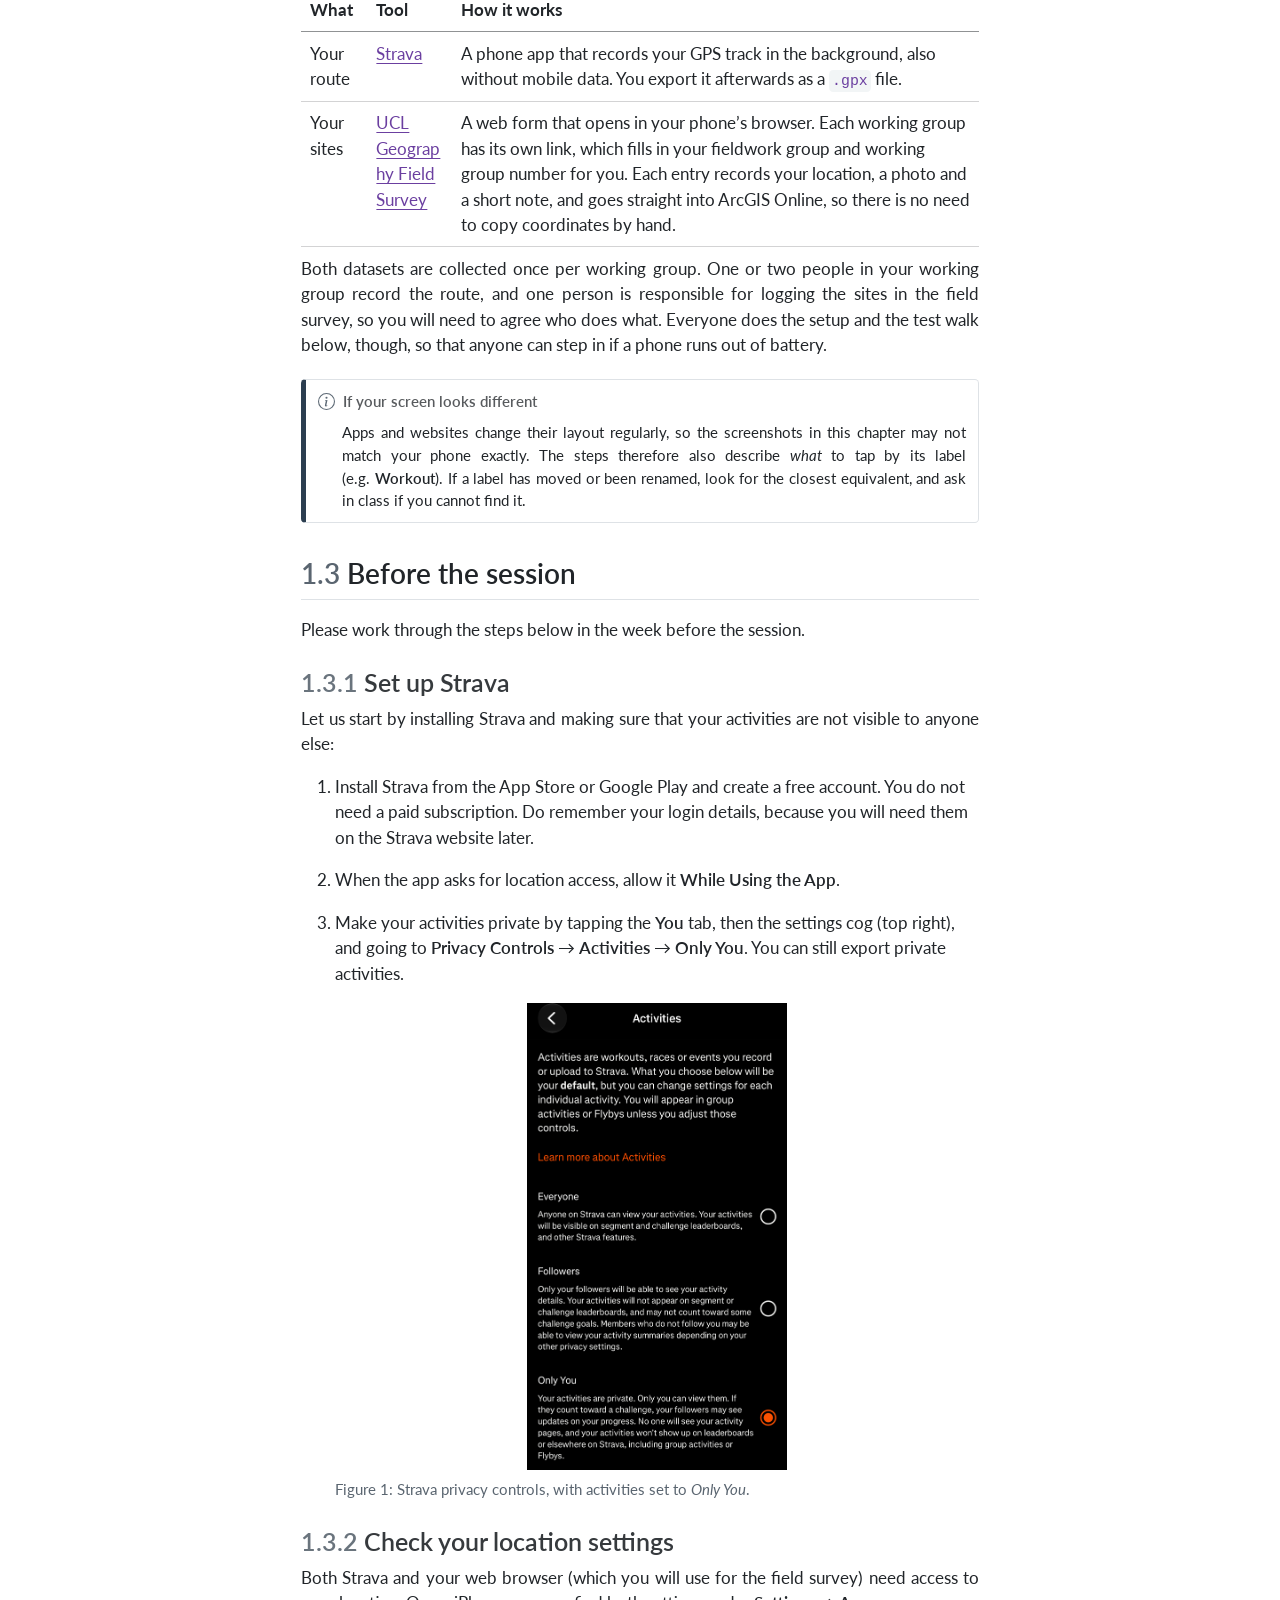
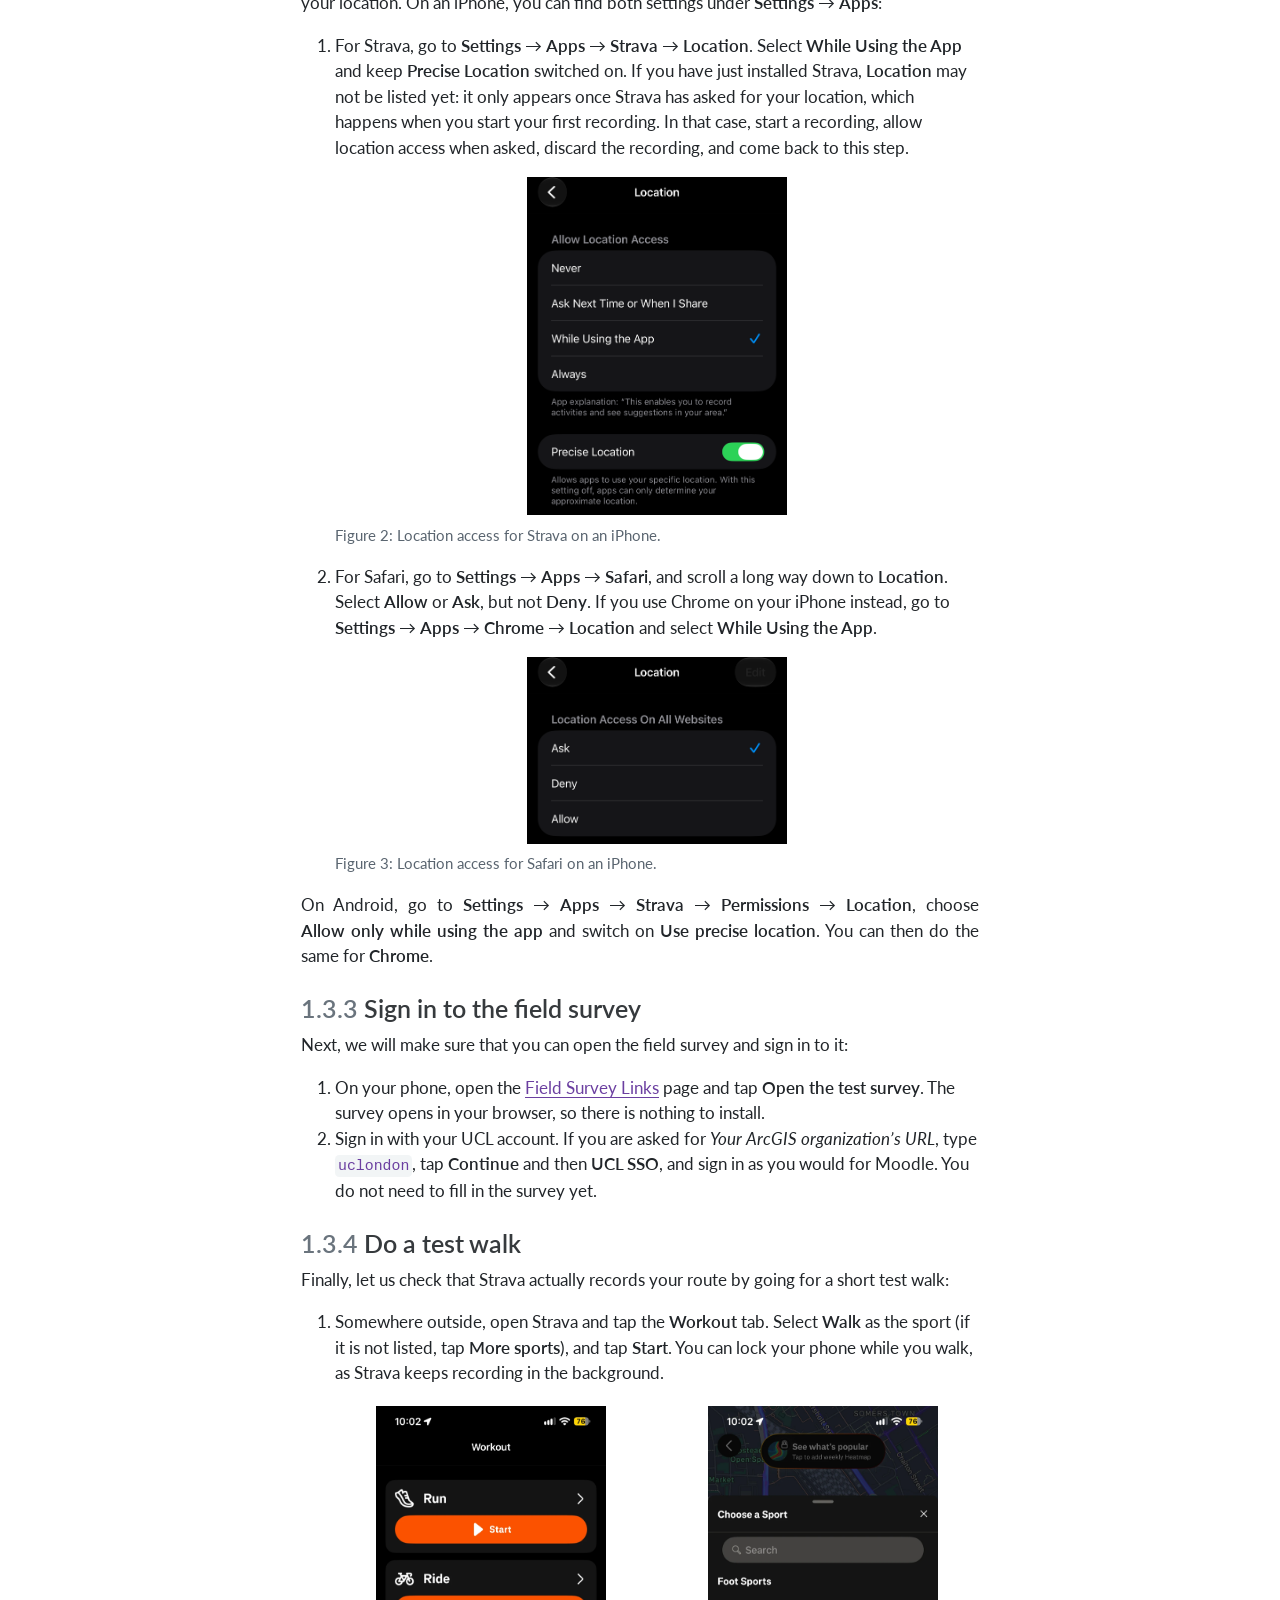
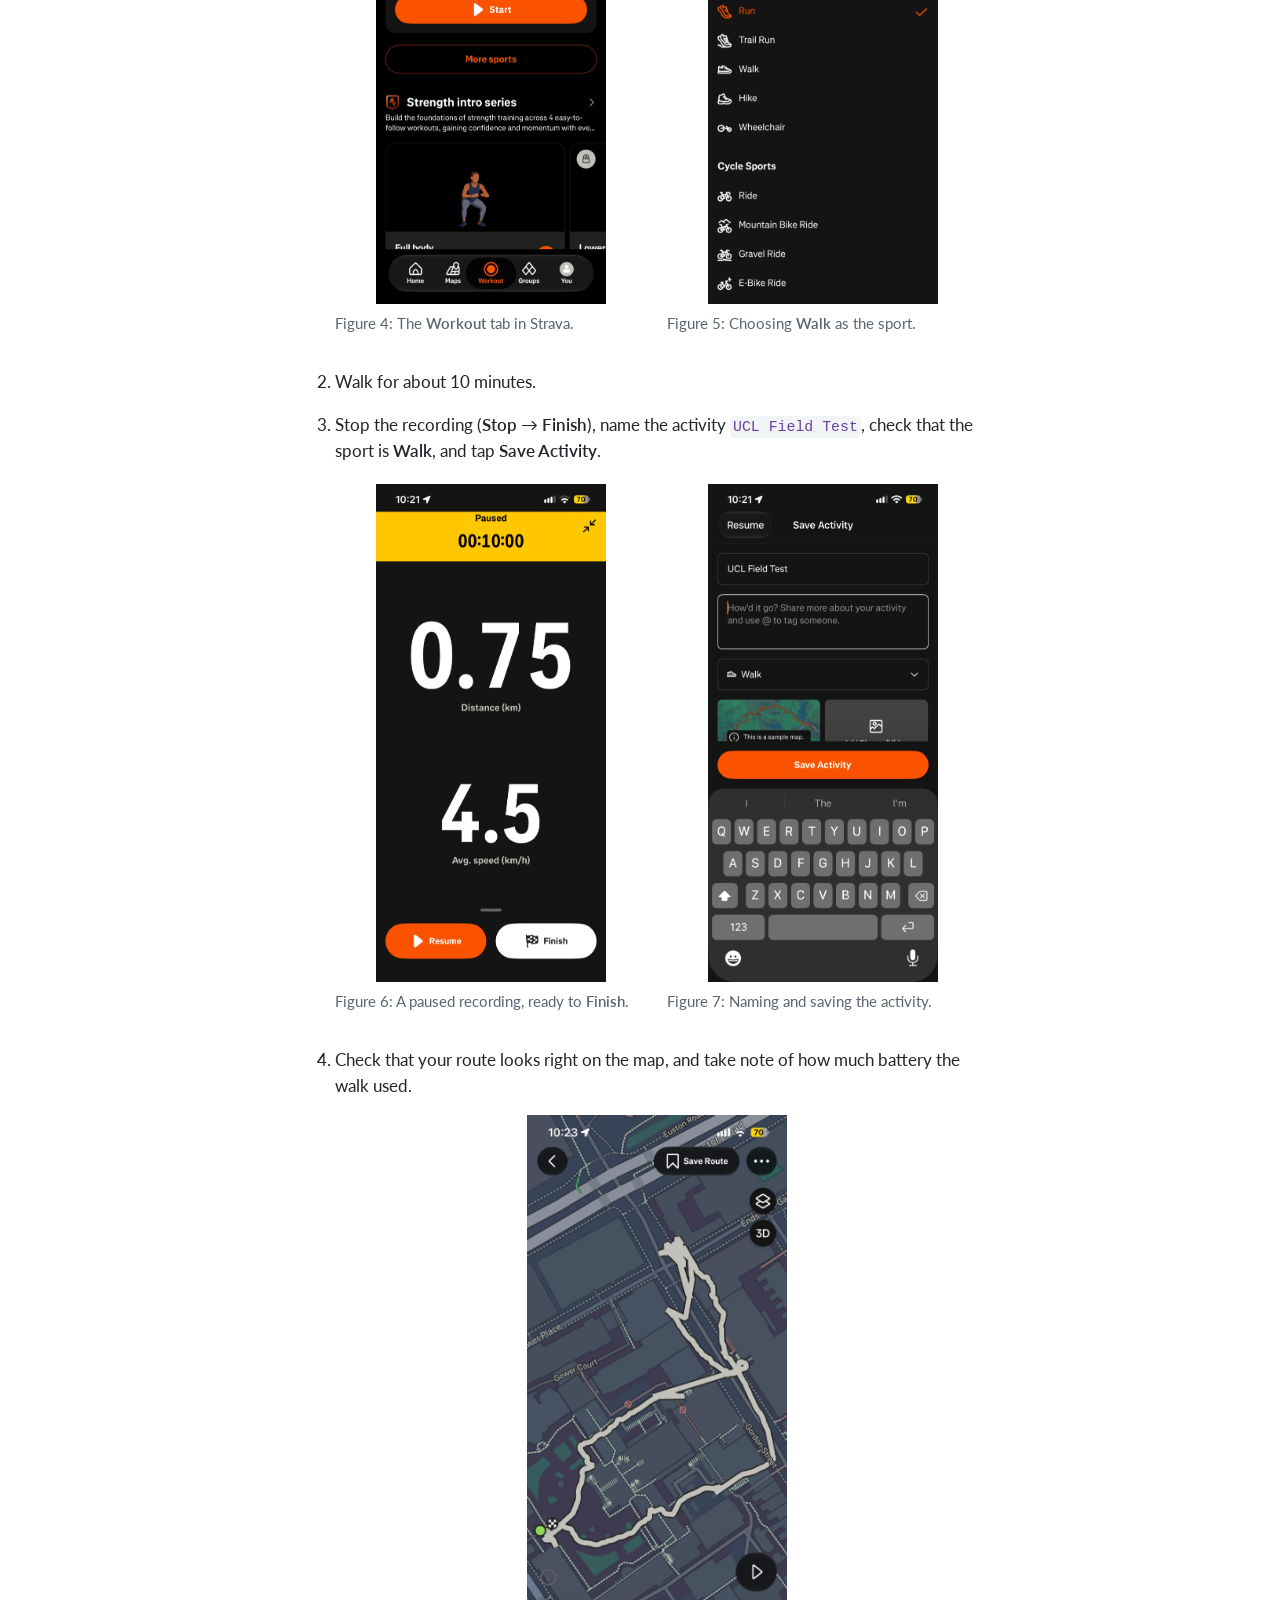
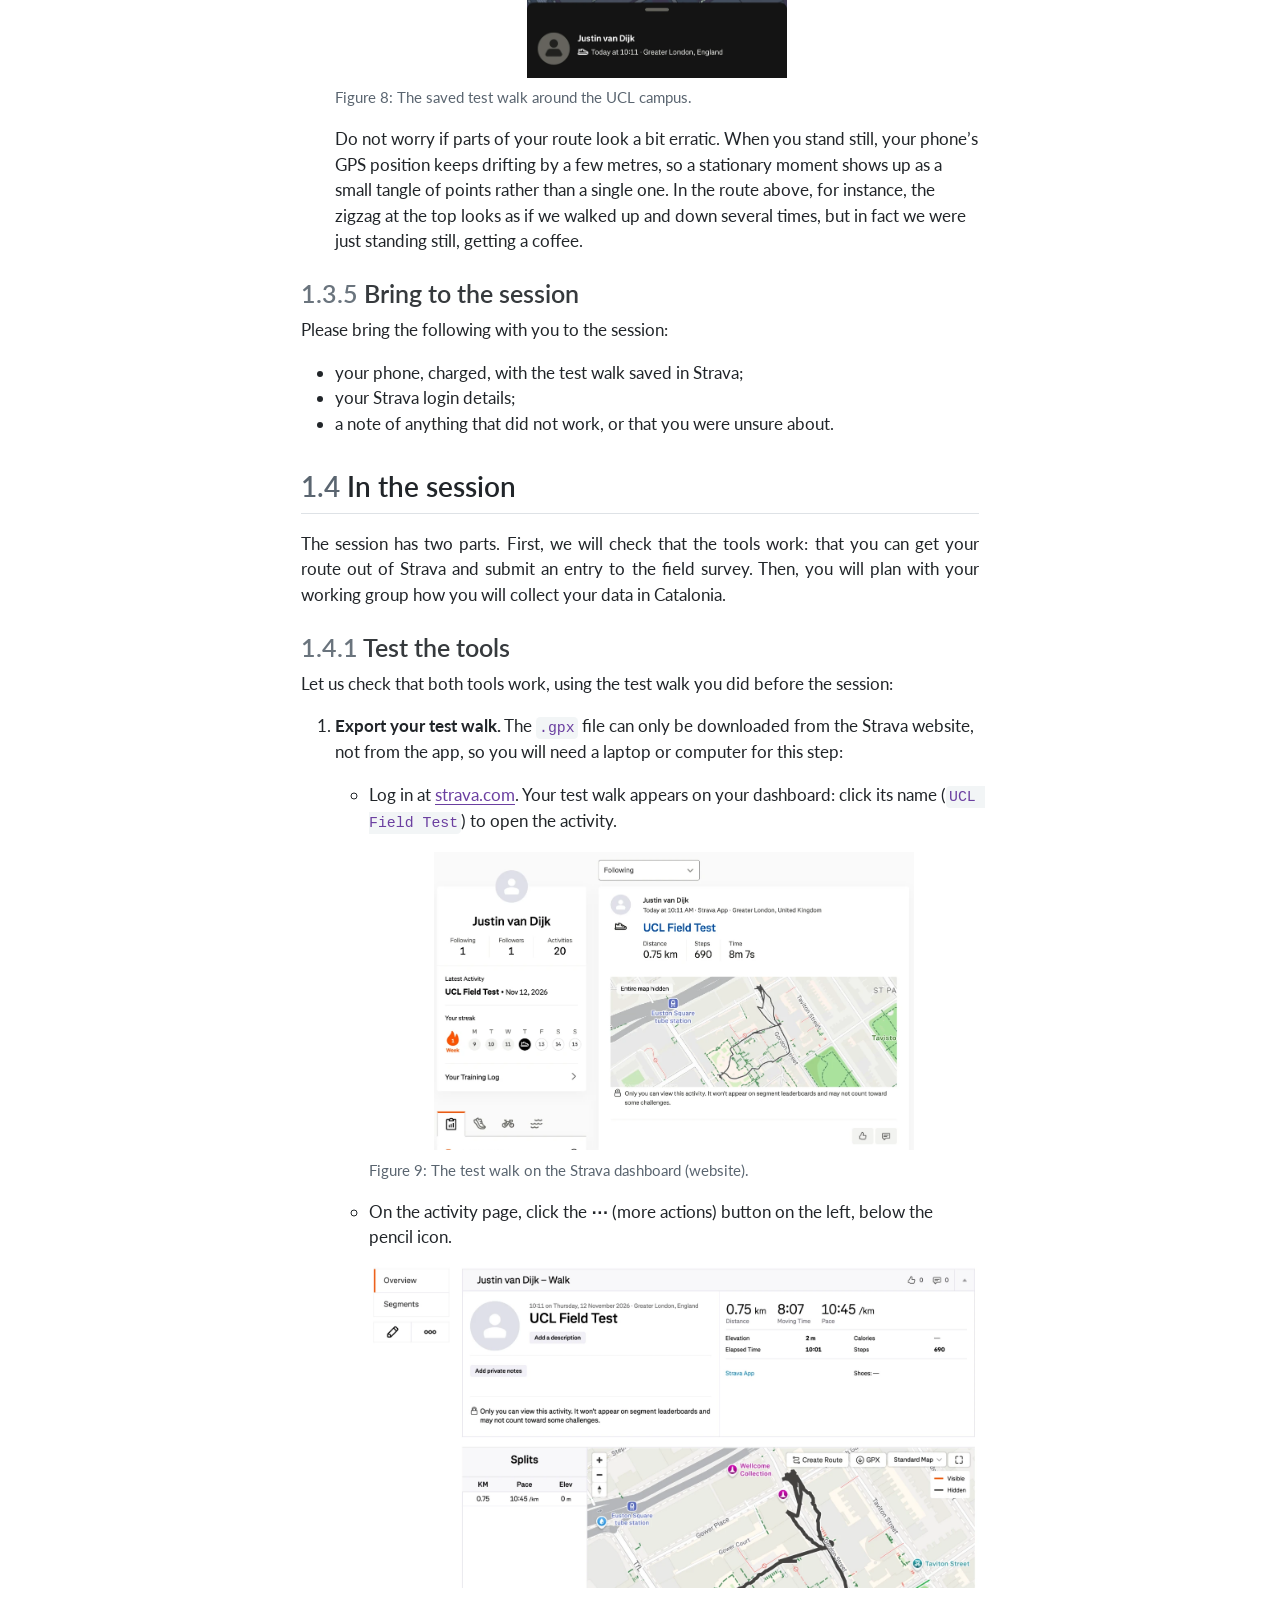
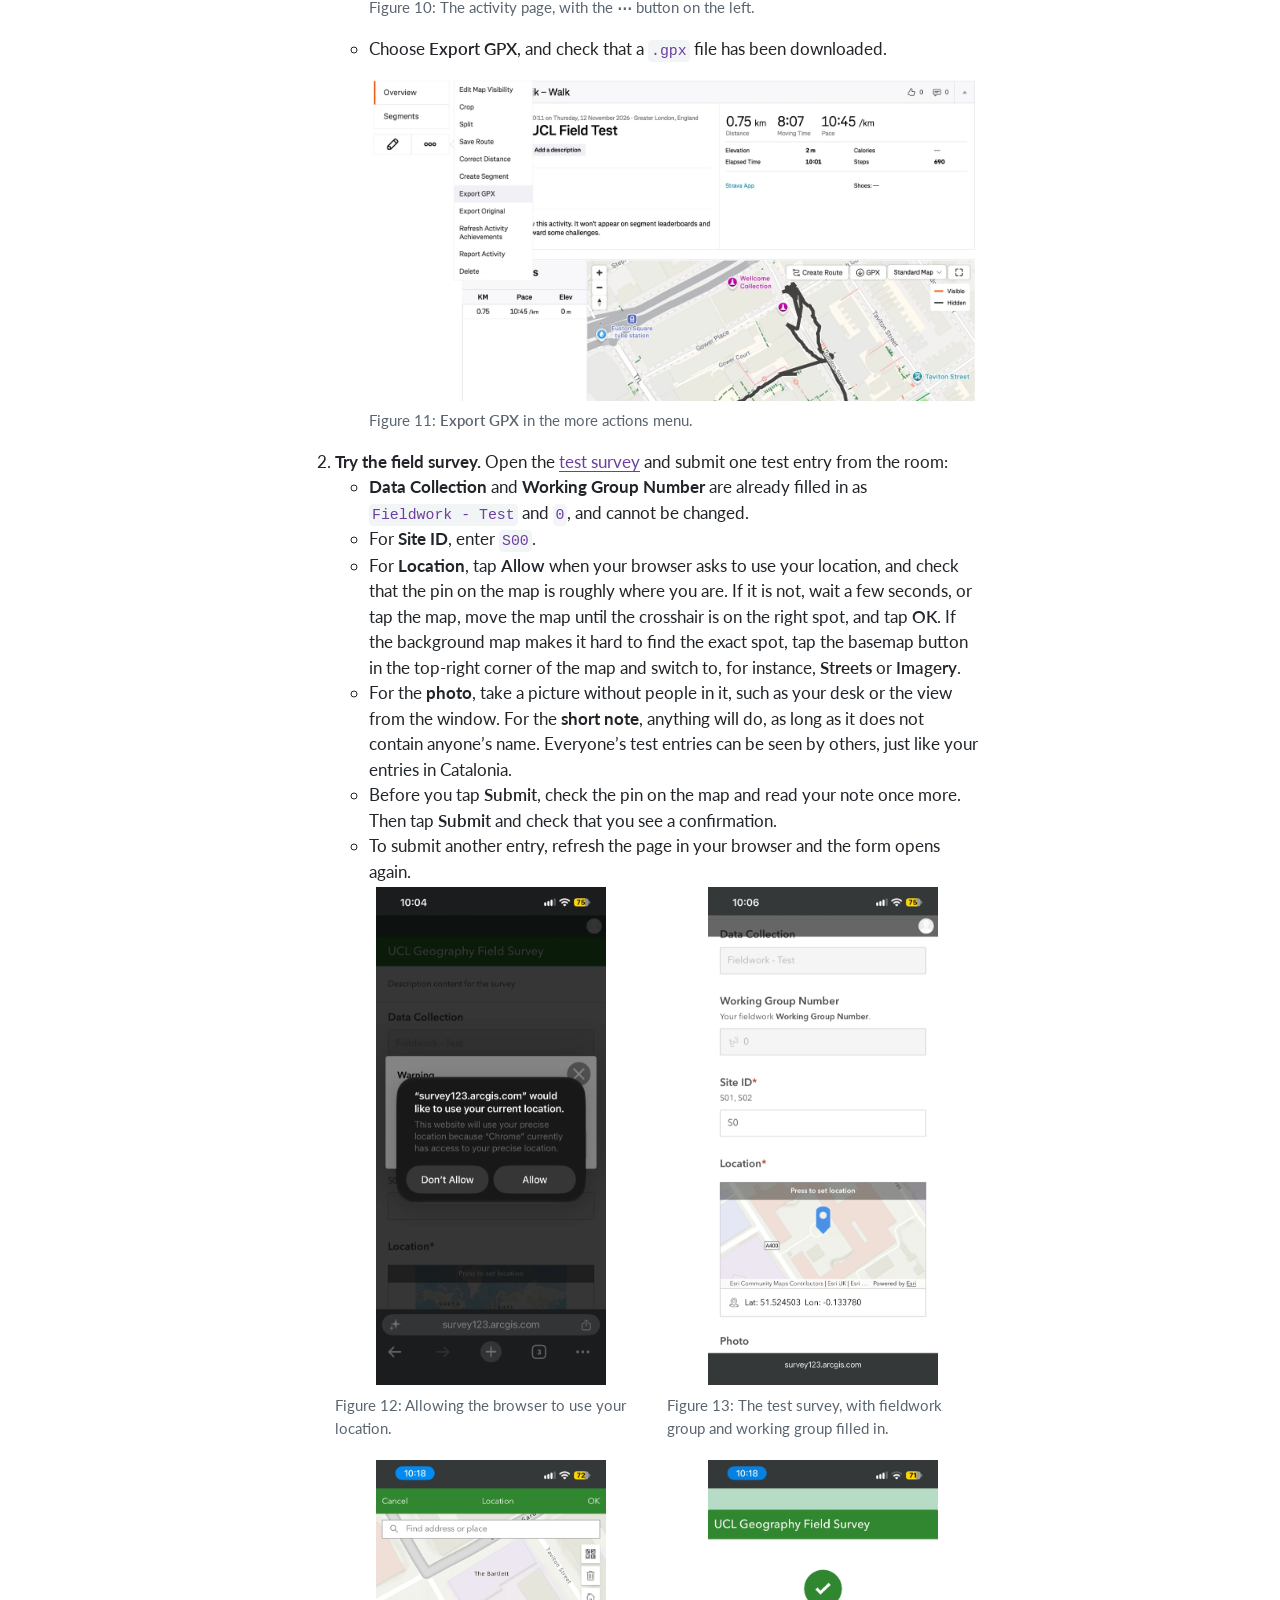
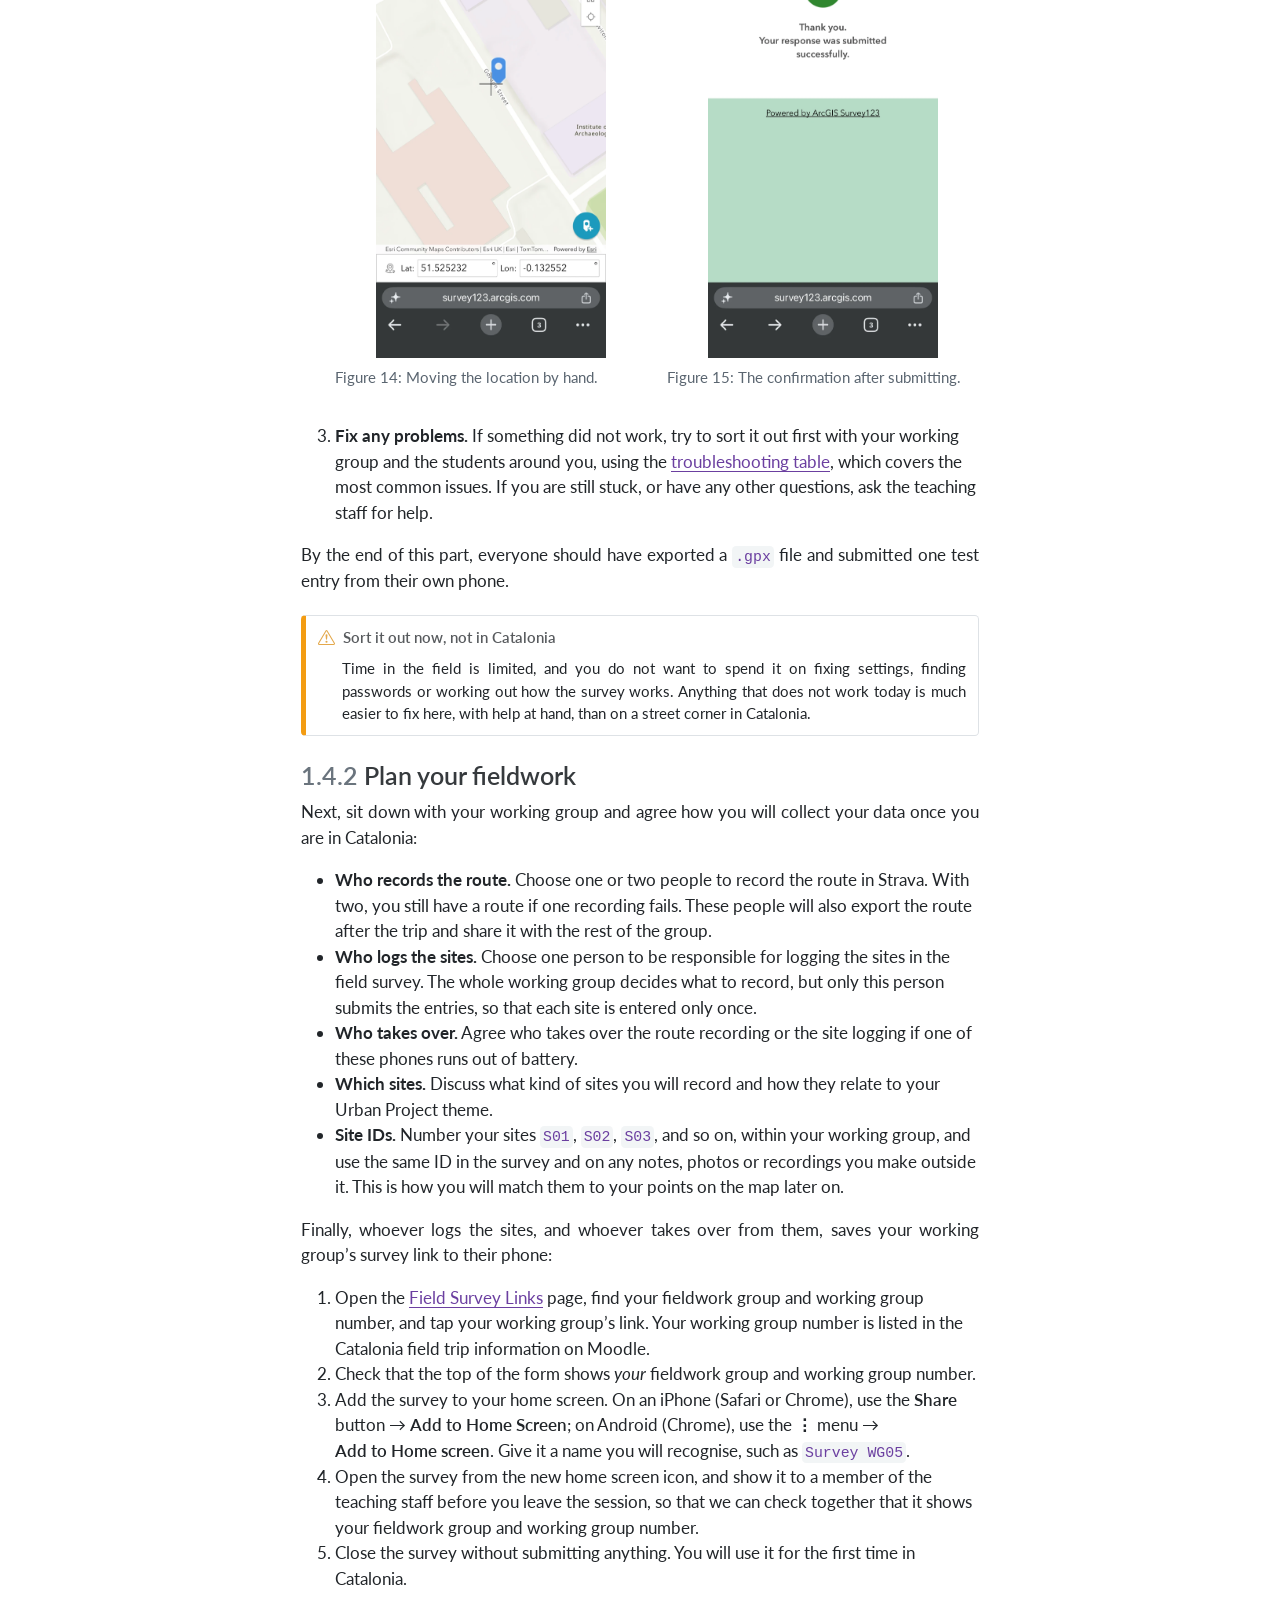
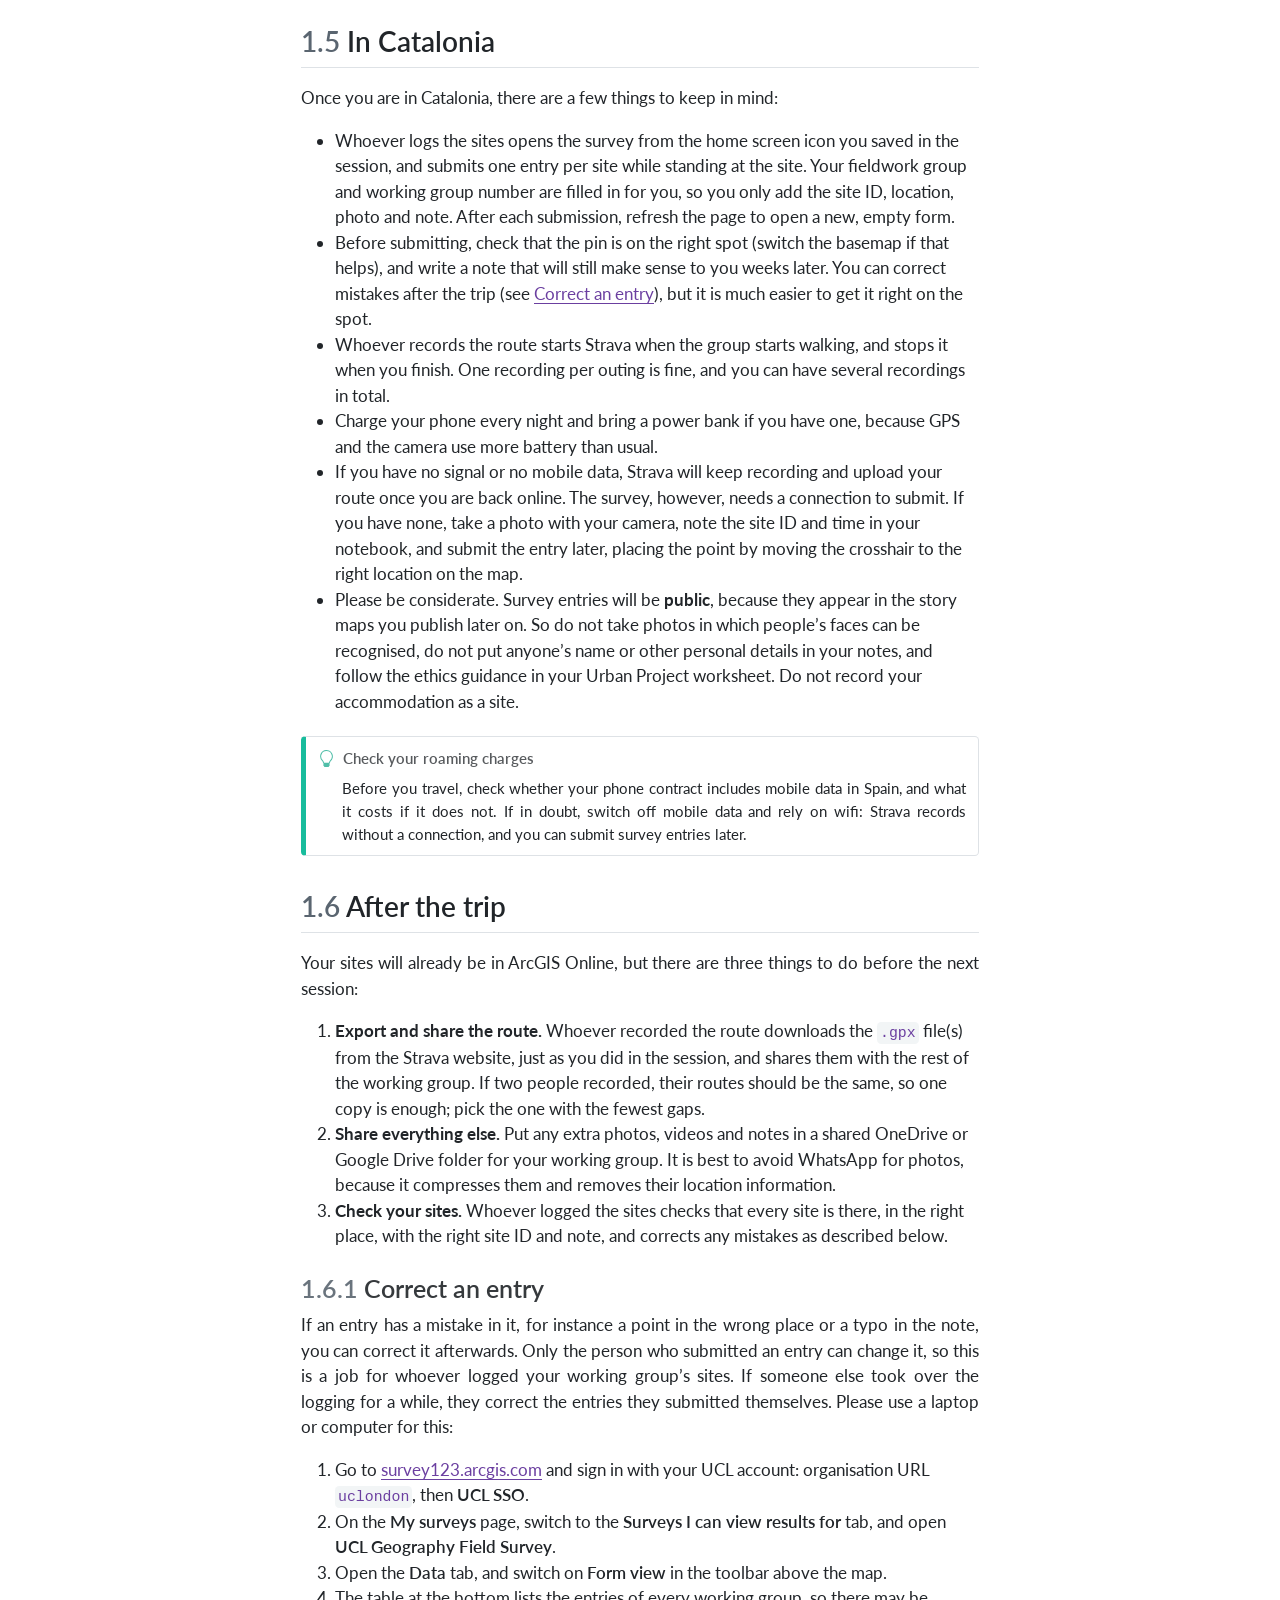
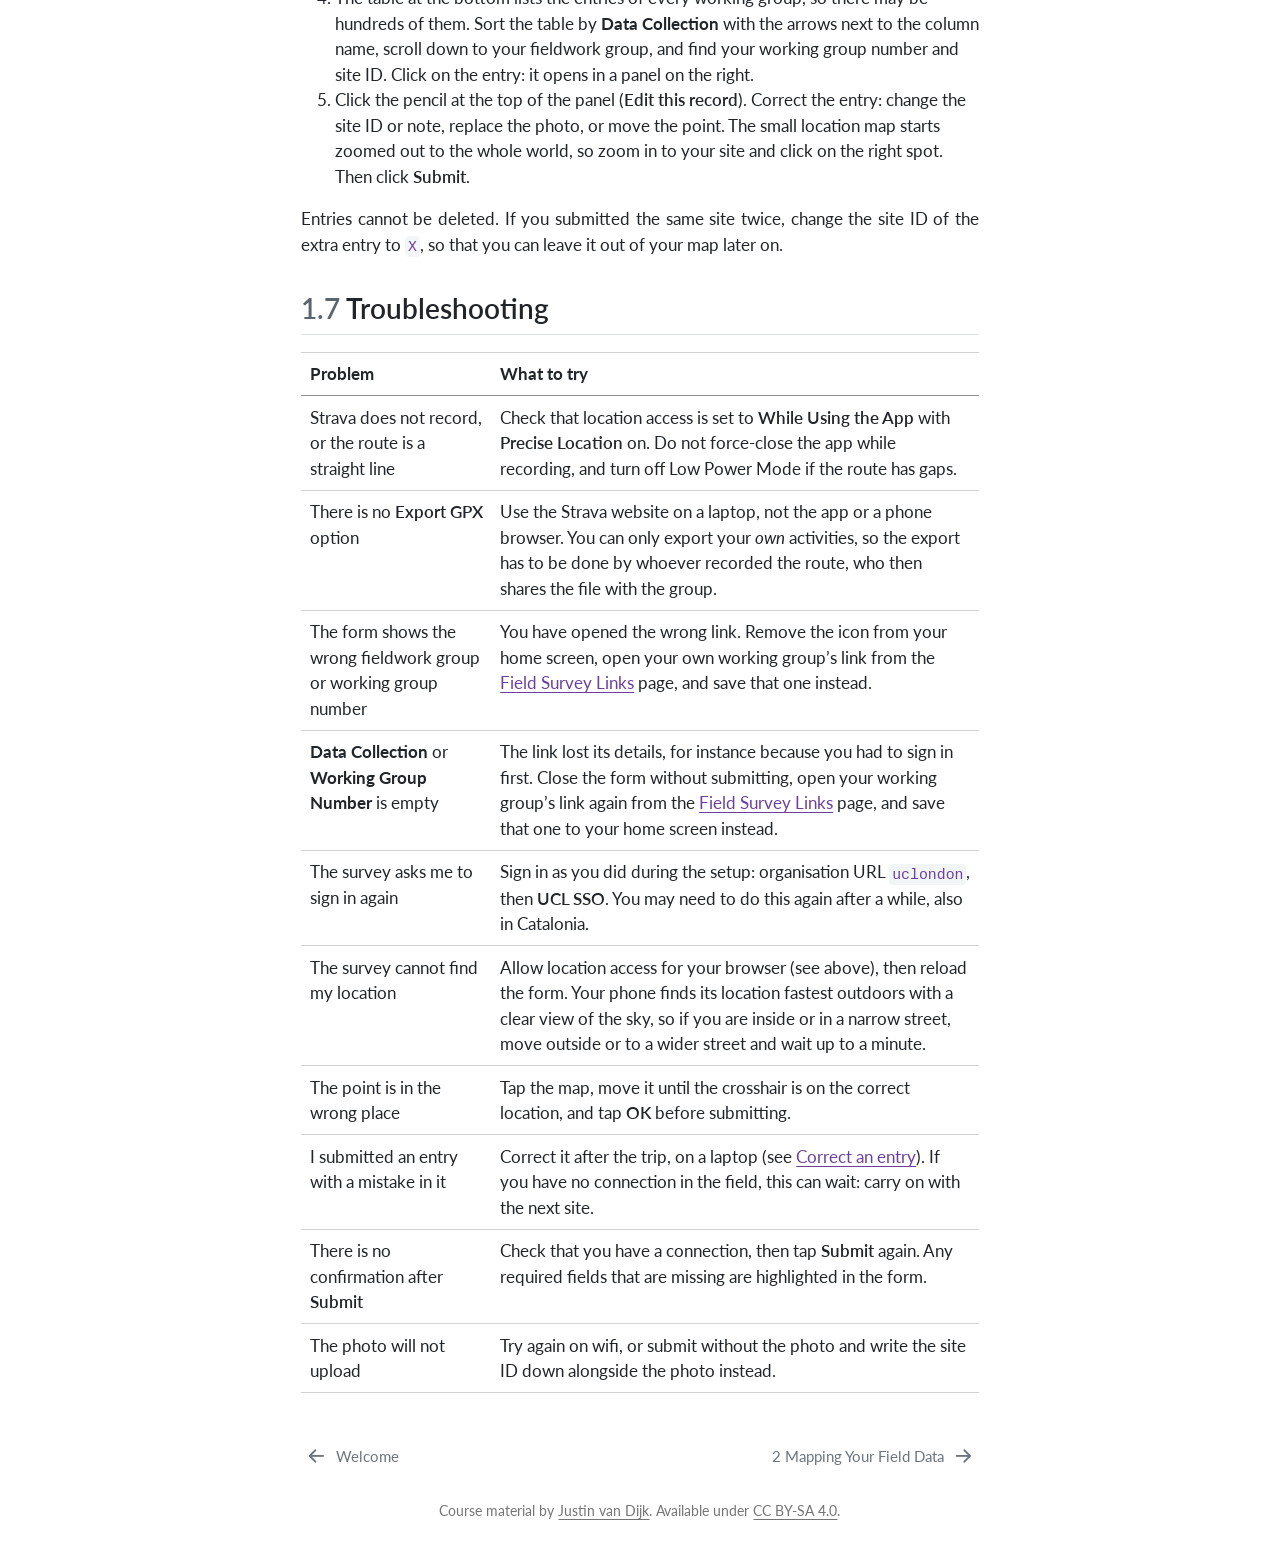
<file: docs/01-fieldwork.html>
<!DOCTYPE html>
<html xmlns="http://www.w3.org/1999/xhtml" lang="en" xml:lang="en"><head>

<meta charset="utf-8">
<meta name="generator" content="quarto-1.10.18">

<meta name="viewport" content="width=device-width, initial-scale=1.0, user-scalable=yes">


<title>GEOG0187 – GEOG0187</title>
<style>
/* Default styles provided by pandoc.
** See https://pandoc.org/MANUAL.html#variables-for-html for config info.
*/
span.smallcaps{font-variant: small-caps;}
div.columns{display: flex; gap: 1.5em;}
div.column{flex: auto;}
@media screen {
div.columns{gap: min(4vw, 1.5em);}
div.column{overflow-x: auto;}
}
div.hanging-indent{margin-left: 1.5em; text-indent: -1.5em;}
ul.task-list{list-style: none;}
ul.task-list li input[type="checkbox"] {
  width: 0.8em;
  margin: 0 0.8em 0.2em -1em; /* quarto-specific, see https://github.com/quarto-dev/quarto-cli/issues/4556 */ 
  vertical-align: middle;
}
</style>


<script src="site_libs/quarto-nav/quarto-nav.js"></script>
<script src="site_libs/quarto-nav/headroom.min.js"></script>
<script src="site_libs/clipboard/clipboard.min.js"></script>
<script src="site_libs/quarto-search/autocomplete.umd.js"></script>
<script src="site_libs/quarto-search/fuse.min.js"></script>
<script src="site_libs/quarto-search/quarto-search.js"></script>
<meta name="quarto:offset" content="./">
<link href="./02-mapping.html" rel="next">
<link href="./index.html" rel="prev">
<script src="site_libs/quarto-html/quarto.js" type="module"></script>
<script src="site_libs/quarto-html/tabsets/tabsets.js" type="module"></script>
<script src="site_libs/quarto-html/popper.min.js"></script>
<script src="site_libs/quarto-html/tippy.umd.min.js"></script>
<script src="site_libs/quarto-html/anchor.min.js"></script>
<link href="site_libs/quarto-html/tippy.css" rel="stylesheet">
<link href="site_libs/quarto-html/quarto-syntax-highlighting-eec68b17241c1efd3eae2de50d816e3e.css" rel="stylesheet" class="quarto-color-scheme" id="quarto-text-highlighting-styles">
<link href="site_libs/quarto-html/quarto-syntax-highlighting-dark-25dec783d6e1d11f8e0bba9e4fbb47f4.css" rel="stylesheet" class="quarto-color-scheme quarto-color-alternate" id="quarto-text-highlighting-styles">
<link href="site_libs/quarto-html/quarto-syntax-highlighting-eec68b17241c1efd3eae2de50d816e3e.css" rel="stylesheet" class="quarto-color-scheme-extra" id="quarto-text-highlighting-styles">
<script src="site_libs/bootstrap/bootstrap.min.js"></script>
<link href="site_libs/bootstrap/bootstrap-icons.css" rel="stylesheet">
<link href="site_libs/bootstrap/bootstrap-8d79353691bd49b744ebe41e0f2bbb3e.min.css" rel="stylesheet" append-hash="true" class="quarto-color-scheme" id="quarto-bootstrap" data-mode="light">
<link href="site_libs/bootstrap/bootstrap-dark-c0e2e486b95cbf3f7823dc99e2c36499.min.css" rel="stylesheet" append-hash="true" class="quarto-color-scheme quarto-color-alternate" id="quarto-bootstrap" data-mode="dark">
<link href="site_libs/bootstrap/bootstrap-8d79353691bd49b744ebe41e0f2bbb3e.min.css" rel="stylesheet" append-hash="true" class="quarto-color-scheme-extra" id="quarto-bootstrap" data-mode="light">
<script id="quarto-search-options" type="application/json">{
  "location": "sidebar",
  "copy-button": false,
  "collapse-after": 3,
  "panel-placement": "start",
  "type": "overlay",
  "limit": 50,
  "keyboard-shortcut": [
    "f",
    "/",
    "s"
  ],
  "language": {
    "search-no-results-text": "No results",
    "search-matching-documents-text": "matching documents",
    "search-copy-link-title": "Copy link to search",
    "search-hide-matches-text": "Hide additional matches",
    "search-more-match-text": "more match in this document",
    "search-more-matches-text": "more matches in this document",
    "search-clear-button-title": "Clear",
    "search-text-placeholder": "",
    "search-detached-cancel-button-title": "Cancel",
    "search-submit-button-title": "Submit",
    "search-label": "Search"
  }
}</script>
<style>html{ scroll-behavior: smooth; }</style>


<link rel="stylesheet" href="assets/styles.css">
</head>

<body class="nav-sidebar floating quarto-light"><script id="quarto-html-before-body" type="application/javascript">
    const toggleBodyColorMode = (bsSheetEl) => {
      const mode = bsSheetEl.getAttribute("data-mode");
      const bodyEl = window.document.querySelector("body");
      if (mode === "dark") {
        bodyEl.classList.add("quarto-dark");
        bodyEl.classList.remove("quarto-light");
      } else {
        bodyEl.classList.add("quarto-light");
        bodyEl.classList.remove("quarto-dark");
      }
    }
    const toggleBodyColorPrimary = () => {
      const bsSheetEl = window.document.querySelector("link#quarto-bootstrap:not([rel=disabled-stylesheet])");
      if (bsSheetEl) {
        toggleBodyColorMode(bsSheetEl);
      }
    }
    const setColorSchemeToggle = (alternate) => {
      const toggles = window.document.querySelectorAll('.quarto-color-scheme-toggle');
      for (let i=0; i < toggles.length; i++) {
        const toggle = toggles[i];
        if (toggle) {
          if (alternate) {
            toggle.classList.add("alternate");
          } else {
            toggle.classList.remove("alternate");
          }
        }
      }
    };
    const toggleColorMode = (alternate) => {
      // Switch the stylesheets
      const primaryStylesheets = window.document.querySelectorAll('link.quarto-color-scheme:not(.quarto-color-alternate)');
      const alternateStylesheets = window.document.querySelectorAll('link.quarto-color-scheme.quarto-color-alternate');
      manageTransitions('#quarto-margin-sidebar .nav-link', false);
      if (alternate) {
        // note: dark is layered on light, we don't disable primary!
        enableStylesheet(alternateStylesheets);
        for (const sheetNode of alternateStylesheets) {
          if (sheetNode.id === "quarto-bootstrap") {
            toggleBodyColorMode(sheetNode);
          }
        }
      } else {
        disableStylesheet(alternateStylesheets);
        enableStylesheet(primaryStylesheets)
        toggleBodyColorPrimary();
      }
      manageTransitions('#quarto-margin-sidebar .nav-link', true);
      // Switch the toggles
      setColorSchemeToggle(alternate)
      // Hack to workaround the fact that safari doesn't
      // properly recolor the scrollbar when toggling (#1455)
      if (navigator.userAgent.indexOf('Safari') > 0 && navigator.userAgent.indexOf('Chrome') == -1) {
        manageTransitions("body", false);
        window.scrollTo(0, 1);
        setTimeout(() => {
          window.scrollTo(0, 0);
          manageTransitions("body", true);
        }, 40);
      }
    }
    const disableStylesheet = (stylesheets) => {
      for (let i=0; i < stylesheets.length; i++) {
        const stylesheet = stylesheets[i];
        stylesheet.rel = 'disabled-stylesheet';
      }
    }
    const enableStylesheet = (stylesheets) => {
      for (let i=0; i < stylesheets.length; i++) {
        const stylesheet = stylesheets[i];
        if(stylesheet.rel !== 'stylesheet') { // for Chrome, which will still FOUC without this check
          stylesheet.rel = 'stylesheet';
        }
      }
    }
    const manageTransitions = (selector, allowTransitions) => {
      const els = window.document.querySelectorAll(selector);
      for (let i=0; i < els.length; i++) {
        const el = els[i];
        if (allowTransitions) {
          el.classList.remove('notransition');
        } else {
          el.classList.add('notransition');
        }
      }
    }
    const isFileUrl = () => {
      return window.location.protocol === 'file:';
    }
    const hasAlternateSentinel = () => {
      let styleSentinel = getColorSchemeSentinel();
      if (styleSentinel !== null) {
        return styleSentinel === "alternate";
      } else {
        return false;
      }
    }
    const setStyleSentinel = (alternate) => {
      const value = alternate ? "alternate" : "default";
      if (!isFileUrl()) {
        window.localStorage.setItem("quarto-color-scheme", value);
      } else {
        localAlternateSentinel = value;
      }
    }
    const getColorSchemeSentinel = () => {
      if (!isFileUrl()) {
        const storageValue = window.localStorage.getItem("quarto-color-scheme");
        return storageValue != null ? storageValue : localAlternateSentinel;
      } else {
        return localAlternateSentinel;
      }
    }
    const toggleGiscusIfUsed = (isAlternate, darkModeDefault) => {
      const baseTheme = document.querySelector('#giscus-base-theme')?.value ?? 'light';
      const alternateTheme = document.querySelector('#giscus-alt-theme')?.value ?? 'dark';
      let newTheme = '';
      if(authorPrefersDark) {
        newTheme = isAlternate ? baseTheme : alternateTheme;
      } else {
        newTheme = isAlternate ? alternateTheme : baseTheme;
      }
      const changeGiscusTheme = () => {
        // From: https://github.com/giscus/giscus/issues/336
        const sendMessage = (message) => {
          const iframe = document.querySelector('iframe.giscus-frame');
          if (!iframe) return;
          iframe.contentWindow.postMessage({ giscus: message }, 'https://giscus.app');
        }
        sendMessage({
          setConfig: {
            theme: newTheme
          }
        });
      }
      const isGiscussLoaded = window.document.querySelector('iframe.giscus-frame') !== null;
      if (isGiscussLoaded) {
        changeGiscusTheme();
      }
    };
    const authorPrefersDark = false;
    const darkModeDefault = authorPrefersDark;
      document.querySelector('link#quarto-text-highlighting-styles.quarto-color-scheme-extra').rel = 'disabled-stylesheet';
      document.querySelector('link#quarto-bootstrap.quarto-color-scheme-extra').rel = 'disabled-stylesheet';
    let localAlternateSentinel = darkModeDefault ? 'alternate' : 'default';
    // Dark / light mode switch
    window.quartoToggleColorScheme = () => {
      // Read the current dark / light value
      let toAlternate = !hasAlternateSentinel();
      toggleColorMode(toAlternate);
      setStyleSentinel(toAlternate);
      toggleGiscusIfUsed(toAlternate, darkModeDefault);
      window.dispatchEvent(new Event('resize'));
    };
    // Switch to dark mode if need be
    if (hasAlternateSentinel()) {
      toggleColorMode(true);
    } else {
      toggleColorMode(false);
    }
  </script>

<div id="quarto-search-results"></div>
  <header id="quarto-header" class="headroom fixed-top">
  <nav class="quarto-secondary-nav">
    <div class="container-fluid d-flex">
      <button type="button" class="quarto-btn-toggle btn" data-bs-toggle="collapse" role="button" data-bs-target=".quarto-sidebar-collapse-item" aria-controls="quarto-sidebar" aria-expanded="false" aria-label="Toggle sidebar navigation" onclick="if (window.quartoToggleHeadroom) { window.quartoToggleHeadroom(); }">
        <i class="bi bi-layout-text-sidebar-reverse"></i>
      </button>
        <nav class="quarto-page-breadcrumbs" aria-label="breadcrumb"><ol class="breadcrumb"><li class="breadcrumb-item"><a href="./01-fieldwork.html">Spatial Data Collection</a></li><li class="breadcrumb-item"><a href="./01-fieldwork.html">1 Fieldwork Preparation</a></li></ol></nav>
        <a class="flex-grow-1" role="navigation" data-bs-toggle="collapse" data-bs-target=".quarto-sidebar-collapse-item" aria-controls="quarto-sidebar" aria-expanded="false" aria-label="Toggle sidebar navigation" onclick="if (window.quartoToggleHeadroom) { window.quartoToggleHeadroom(); }">      
        </a>
      <button type="button" class="btn quarto-search-button" aria-label="Search" onclick="window.quartoOpenSearch();">
        <i class="bi bi-search"></i>
      </button>
    </div>
  </nav>
</header>
<!-- content -->
<div id="quarto-content" class="quarto-container page-columns page-rows-contents page-layout-article">
<!-- sidebar -->
  <nav id="quarto-sidebar" class="sidebar collapse collapse-horizontal quarto-sidebar-collapse-item sidebar-navigation floating overflow-auto">
    <div class="pt-lg-2 mt-2 text-left sidebar-header">
      <a href="./index.html" class="sidebar-logo-link">
      <img src="./assets/logo.svg" alt="" class="sidebar-logo light-content py-0 d-lg-inline d-none">
      <img src="./assets/logo.svg" alt="" class="sidebar-logo dark-content py-0 d-lg-inline d-none">
      </a>
      <div class="sidebar-tools-main tools-wide">
    <a href="https://github.com/jtvandijk/GEOG0187" title="" class="quarto-navigation-tool px-1" aria-label=""><i class="bi bi-github"></i></a>
  <a href="" class="quarto-color-scheme-toggle quarto-navigation-tool  px-1" onclick="window.quartoToggleColorScheme(); return false;" title="Toggle dark mode"><i class="bi"></i></a>
    <div id="quarto-search" class="quarto-navigation-tool px-1" title="Search"></div>
</div>
      </div>
    <div class="sidebar-menu-container"> 
    <ul class="list-unstyled mt-1">
        <li class="sidebar-item sidebar-item-section">
      <div class="sidebar-item-container"> 
            <a class="sidebar-item-text sidebar-link text-start" data-bs-toggle="collapse" data-bs-target="#quarto-sidebar-section-1" role="navigation" aria-expanded="true">
 <span class="menu-text">Module overview</span></a>
          <a class="sidebar-item-toggle text-start" data-bs-toggle="collapse" data-bs-target="#quarto-sidebar-section-1" role="navigation" aria-expanded="true" aria-label="Toggle section">
            <i class="bi bi-chevron-right ms-2"></i>
          </a> 
      </div>
      <ul id="quarto-sidebar-section-1" class="collapse list-unstyled sidebar-section depth1 show">  
          <li class="sidebar-item">
  <div class="sidebar-item-container"> 
  <a href="./index.html" class="sidebar-item-text sidebar-link">
 <span class="menu-text">Welcome</span></a>
  </div>
</li>
      </ul>
  </li>
        <li class="sidebar-item sidebar-item-section">
      <div class="sidebar-item-container"> 
            <a class="sidebar-item-text sidebar-link text-start" data-bs-toggle="collapse" data-bs-target="#quarto-sidebar-section-2" role="navigation" aria-expanded="true">
 <span class="menu-text">Spatial Data Collection</span></a>
          <a class="sidebar-item-toggle text-start" data-bs-toggle="collapse" data-bs-target="#quarto-sidebar-section-2" role="navigation" aria-expanded="true" aria-label="Toggle section">
            <i class="bi bi-chevron-right ms-2"></i>
          </a> 
      </div>
      <ul id="quarto-sidebar-section-2" class="collapse list-unstyled sidebar-section depth1 show">  
          <li class="sidebar-item">
  <div class="sidebar-item-container"> 
  <a href="./01-fieldwork.html" class="sidebar-item-text sidebar-link active">
 <span class="menu-text">1 Fieldwork Preparation</span></a>
  </div>
</li>
      </ul>
  </li>
        <li class="sidebar-item sidebar-item-section">
      <div class="sidebar-item-container"> 
            <a class="sidebar-item-text sidebar-link text-start" data-bs-toggle="collapse" data-bs-target="#quarto-sidebar-section-3" role="navigation" aria-expanded="true">
 <span class="menu-text">Mapping</span></a>
          <a class="sidebar-item-toggle text-start" data-bs-toggle="collapse" data-bs-target="#quarto-sidebar-section-3" role="navigation" aria-expanded="true" aria-label="Toggle section">
            <i class="bi bi-chevron-right ms-2"></i>
          </a> 
      </div>
      <ul id="quarto-sidebar-section-3" class="collapse list-unstyled sidebar-section depth1 show">  
          <li class="sidebar-item">
  <div class="sidebar-item-container"> 
  <a href="./02-mapping.html" class="sidebar-item-text sidebar-link">
 <span class="menu-text">2 Mapping Your Field Data</span></a>
  </div>
</li>
          <li class="sidebar-item">
  <div class="sidebar-item-container"> 
  <a href="./03-storymap.html" class="sidebar-item-text sidebar-link">
 <span class="menu-text">3 Building a Story Map</span></a>
  </div>
</li>
          <li class="sidebar-item">
  <div class="sidebar-item-container"> 
  <a href="./04-secondary.html" class="sidebar-item-text sidebar-link">
 <span class="menu-text">4 Using Secondary Data</span></a>
  </div>
</li>
      </ul>
  </li>
        <li class="sidebar-item sidebar-item-section">
      <div class="sidebar-item-container"> 
            <a class="sidebar-item-text sidebar-link text-start" data-bs-toggle="collapse" data-bs-target="#quarto-sidebar-section-4" role="navigation" aria-expanded="true">
 <span class="menu-text">Statistics</span></a>
          <a class="sidebar-item-toggle text-start" data-bs-toggle="collapse" data-bs-target="#quarto-sidebar-section-4" role="navigation" aria-expanded="true" aria-label="Toggle section">
            <i class="bi bi-chevron-right ms-2"></i>
          </a> 
      </div>
      <ul id="quarto-sidebar-section-4" class="collapse list-unstyled sidebar-section depth1 show">  
          <li class="sidebar-item">
  <div class="sidebar-item-container"> 
  <a href="./05-describing.html" class="sidebar-item-text sidebar-link">
 <span class="menu-text">5 Describing Data</span></a>
  </div>
</li>
          <li class="sidebar-item">
  <div class="sidebar-item-container"> 
  <a href="./06-uncertainty.html" class="sidebar-item-text sidebar-link">
 <span class="menu-text">6 Samples and Uncertainty</span></a>
  </div>
</li>
          <li class="sidebar-item">
  <div class="sidebar-item-container"> 
  <a href="./07-testing.html" class="sidebar-item-text sidebar-link">
 <span class="menu-text">7 Testing Differences</span></a>
  </div>
</li>
      </ul>
  </li>
        <li class="sidebar-item sidebar-item-section">
      <div class="sidebar-item-container"> 
            <a class="sidebar-item-text sidebar-link text-start" data-bs-toggle="collapse" data-bs-target="#quarto-sidebar-section-5" role="navigation" aria-expanded="true">
 <span class="menu-text">Fieldwork Logistics</span></a>
          <a class="sidebar-item-toggle text-start" data-bs-toggle="collapse" data-bs-target="#quarto-sidebar-section-5" role="navigation" aria-expanded="true" aria-label="Toggle section">
            <i class="bi bi-chevron-right ms-2"></i>
          </a> 
      </div>
      <ul id="quarto-sidebar-section-5" class="collapse list-unstyled sidebar-section depth1 show">  
          <li class="sidebar-item">
  <div class="sidebar-item-container"> 
  <a href="./survey-links.html" class="sidebar-item-text sidebar-link">
 <span class="menu-text">Field Survey Links</span></a>
  </div>
</li>
      </ul>
  </li>
    </ul>
    </div>
</nav>
<div id="quarto-sidebar-glass" class="quarto-sidebar-collapse-item" data-bs-toggle="collapse" data-bs-target=".quarto-sidebar-collapse-item"></div>
<!-- margin-sidebar -->
    <div id="quarto-margin-sidebar" class="sidebar margin-sidebar">
        <nav id="TOC" role="doc-toc" class="toc-active">
    <h2 id="toc-title">On this page</h2>
   
  <ul>
  <li><a href="#fieldwork-preparation" id="toc-fieldwork-preparation" class="nav-link active" data-scroll-target="#fieldwork-preparation"><span class="header-section-number">1</span> Fieldwork Preparation</a>
  <ul class="collapse">
  <li><a href="#spatial-data-and-gis" id="toc-spatial-data-and-gis" class="nav-link" data-scroll-target="#spatial-data-and-gis"><span class="header-section-number">1.1</span> Spatial data and GIS</a></li>
  <li><a href="#what-you-will-collect" id="toc-what-you-will-collect" class="nav-link" data-scroll-target="#what-you-will-collect"><span class="header-section-number">1.2</span> What you will collect</a></li>
  <li><a href="#before-the-session" id="toc-before-the-session" class="nav-link" data-scroll-target="#before-the-session"><span class="header-section-number">1.3</span> Before the session</a>
  <ul class="collapse">
  <li><a href="#set-up-strava" id="toc-set-up-strava" class="nav-link" data-scroll-target="#set-up-strava"><span class="header-section-number">1.3.1</span> Set up Strava</a></li>
  <li><a href="#check-your-location-settings" id="toc-check-your-location-settings" class="nav-link" data-scroll-target="#check-your-location-settings"><span class="header-section-number">1.3.2</span> Check your location settings</a></li>
  <li><a href="#sign-in-to-the-field-survey" id="toc-sign-in-to-the-field-survey" class="nav-link" data-scroll-target="#sign-in-to-the-field-survey"><span class="header-section-number">1.3.3</span> Sign in to the field survey</a></li>
  <li><a href="#do-a-test-walk" id="toc-do-a-test-walk" class="nav-link" data-scroll-target="#do-a-test-walk"><span class="header-section-number">1.3.4</span> Do a test walk</a></li>
  <li><a href="#bring-to-the-session" id="toc-bring-to-the-session" class="nav-link" data-scroll-target="#bring-to-the-session"><span class="header-section-number">1.3.5</span> Bring to the session</a></li>
  </ul></li>
  <li><a href="#in-the-session" id="toc-in-the-session" class="nav-link" data-scroll-target="#in-the-session"><span class="header-section-number">1.4</span> In the session</a>
  <ul class="collapse">
  <li><a href="#test-the-tools" id="toc-test-the-tools" class="nav-link" data-scroll-target="#test-the-tools"><span class="header-section-number">1.4.1</span> Test the tools</a></li>
  <li><a href="#plan-your-fieldwork" id="toc-plan-your-fieldwork" class="nav-link" data-scroll-target="#plan-your-fieldwork"><span class="header-section-number">1.4.2</span> Plan your fieldwork</a></li>
  </ul></li>
  <li><a href="#in-catalonia" id="toc-in-catalonia" class="nav-link" data-scroll-target="#in-catalonia"><span class="header-section-number">1.5</span> In Catalonia</a></li>
  <li><a href="#after-the-trip" id="toc-after-the-trip" class="nav-link" data-scroll-target="#after-the-trip"><span class="header-section-number">1.6</span> After the trip</a>
  <ul class="collapse">
  <li><a href="#correct-an-entry" id="toc-correct-an-entry" class="nav-link" data-scroll-target="#correct-an-entry"><span class="header-section-number">1.6.1</span> Correct an entry</a></li>
  </ul></li>
  <li><a href="#troubleshooting" id="toc-troubleshooting" class="nav-link" data-scroll-target="#troubleshooting"><span class="header-section-number">1.7</span> Troubleshooting</a></li>
  </ul></li>
  </ul>
<div class="toc-actions"><ul><li><a href="https://github.com/jtvandijk/GEOG0187/issues/new" class="toc-action"><i class="bi bi-github"></i>Report an issue</a></li></ul></div></nav>
    </div>
<!-- main -->
<main class="content" id="quarto-document-content"><header id="title-block-header" class="quarto-title-block"><nav class="quarto-page-breadcrumbs quarto-title-breadcrumbs d-none d-lg-block" aria-label="breadcrumb"><ol class="breadcrumb"><li class="breadcrumb-item"><a href="./01-fieldwork.html">Spatial Data Collection</a></li><li class="breadcrumb-item"><a href="./01-fieldwork.html">1 Fieldwork Preparation</a></li></ol></nav></header>





<section id="fieldwork-preparation" class="level1" data-number="1">
<h1 data-number="1"><span class="header-section-number">1</span> Fieldwork Preparation</h1>
<p>On the field trip to Catalonia, your working group will collect its own spatial data: the <strong>route</strong> you walk, and the <strong>sites</strong> you record for your Urban Project. After the trip, in the mapping sessions, we will put these data on a map, combine them with other data, and turn them into a story map. Anything you do not collect in Catalonia cannot be collected afterwards, so this week is all about making sure that everything works <em>before</em> you travel.</p>
<div class="callout callout-style-simple callout-important callout-titled">
<div class="callout-header d-flex align-content-center">
<div class="callout-icon-container">
<i class="callout-icon"></i>
</div>
<div class="callout-title-container flex-fill">
<span class="screen-reader-only">Important</span>Before the session: set up and test walk
</div>
</div>
<div class="callout-body-container callout-body">
<p>Please work through the <a href="#before-the-session">Before the session</a> section below. It takes about 20 minutes, most of which is spent walking. There is nothing to hand in, but do bring your phone to the session, with your test walk saved in Strava.</p>
</div>
</div>
<div class="callout callout-style-simple callout-important callout-titled">
<div class="callout-header d-flex align-content-center">
<div class="callout-icon-container">
<i class="callout-icon"></i>
</div>
<div class="callout-title-container flex-fill">
<span class="screen-reader-only">Important</span>Every working group has its own survey link
</div>
</div>
<div class="callout-body-container callout-body">
<p>In Catalonia, your working group logs its sites with its <em>own</em> link to the field survey, which you find on the <a href="survey-links.html">Field Survey Links</a> page. The link fills in your fieldwork group and working group number for you, so that every site ends up with your working group. Only ever use your own working group’s link. The test link is only for signing in and testing, before and during the session.</p>
</div>
</div>
<div class="callout callout-style-simple callout-note callout-titled">
<div class="callout-header d-flex align-content-center">
<div class="callout-icon-container">
<i class="callout-icon"></i>
</div>
<div class="callout-title-container flex-fill">
<span class="screen-reader-only">Note</span>Doing your fieldwork in London?
</div>
</div>
<div class="callout-body-container callout-body">
<p>This page is written for the field trip to Catalonia, but the same instructions apply to you. Wherever it says <em>Catalonia</em>, read <em>London</em>, and use the London links on the <a href="survey-links.html">Field Survey Links</a> page.</p>
</div>
</div>
<section id="spatial-data-and-gis" class="level2" data-number="1.1">
<h2 data-number="1.1" class="anchored" data-anchor-id="spatial-data-and-gis"><span class="header-section-number">1.1</span> Spatial data and GIS</h2>
<p>Almost everything geographers study happens <em>somewhere</em>. <strong>Spatial data</strong> record not only <em>what</em> something is, but also <em>where</em> it is. A photo of a street vendor is data; the same photo together with the coordinates of where it was taken is spatial data, because we can place it on a map and relate it to everything else around it: the route you walked, the neighbourhood it sits in, or the census statistics for that area.</p>
<p>Most spatial data take one of three basic shapes:</p>
<ul>
<li><strong>Points</strong>: a single location, such as a site you record or a bus stop.</li>
<li><strong>Lines</strong>: a sequence of locations, such as the route you walk.</li>
<li><strong>Polygons</strong>: an area with a boundary, such as a neighbourhood or a census district.</li>
</ul>
<p>Locations are stored as <strong>coordinates</strong>: the <em>latitude</em>, which is the position north or south of the equator, and the <em>longitude</em>, which is the position east or west of the meridian through Greenwich. Plaça de Catalunya in Barcelona, for instance, is at about 41.387° N, 2.170° E. Your phone works out its coordinates using satellite positioning (GPS). Outdoors, this is typically accurate to within 5 to 10 metres, but the accuracy drops between tall buildings and indoors, which is worth keeping in mind when you record sites in narrow streets.</p>
<p>A <strong>geographic information system (GIS)</strong> is software for storing, combining, analysing and mapping spatial data. Because every record has a location, a GIS can overlay datasets that were collected separately, such as your sites, your route, a street map and census data, and help us answer questions about <em>where</em> things happen and <em>what</em> is near what. In this module, we will use ArcGIS Online, a GIS that runs in your web browser.</p>
</section>
<section id="what-you-will-collect" class="level2" data-number="1.2">
<h2 data-number="1.2" class="anchored" data-anchor-id="what-you-will-collect"><span class="header-section-number">1.2</span> What you will collect</h2>
<p>Your working group will collect two datasets: your route as a line, and your sites as points. Each of these is collected with a different tool:</p>
<table class="caption-top table">
<thead>
<tr class="header">
<th style="text-align: left;">What</th>
<th style="text-align: left;">Tool</th>
<th style="text-align: left;">How it works</th>
</tr>
</thead>
<tbody>
<tr class="odd">
<td style="text-align: left;">Your route</td>
<td style="text-align: left;"><a href="https://www.strava.com">Strava</a></td>
<td style="text-align: left;">A phone app that records your GPS track in the background, also without mobile data. You export it afterwards as a <code>.gpx</code> file.</td>
</tr>
<tr class="even">
<td style="text-align: left;">Your sites</td>
<td style="text-align: left;"><a href="survey-links.html">UCL Geography Field Survey</a></td>
<td style="text-align: left;">A web form that opens in your phone’s browser. Each working group has its own link, which fills in your fieldwork group and working group number for you. Each entry records your location, a photo and a short note, and goes straight into ArcGIS Online, so there is no need to copy coordinates by hand.</td>
</tr>
</tbody>
</table>
<p>Both datasets are collected once per working group. One or two people in your working group record the route, and one person is responsible for logging the sites in the field survey, so you will need to agree who does what. Everyone does the setup and the test walk below, though, so that anyone can step in if a phone runs out of battery.</p>
<div class="callout callout-style-simple callout-note callout-titled">
<div class="callout-header d-flex align-content-center">
<div class="callout-icon-container">
<i class="callout-icon"></i>
</div>
<div class="callout-title-container flex-fill">
<span class="screen-reader-only">Note</span>If your screen looks different
</div>
</div>
<div class="callout-body-container callout-body">
<p>Apps and websites change their layout regularly, so the screenshots in this chapter may not match your phone exactly. The steps therefore also describe <em>what</em> to tap by its label (e.g.&nbsp;<span class="ui">Workout</span>). If a label has moved or been renamed, look for the closest equivalent, and ask in class if you cannot find it.</p>
</div>
</div>
</section>
<section id="before-the-session" class="level2" data-number="1.3">
<h2 data-number="1.3" class="anchored" data-anchor-id="before-the-session"><span class="header-section-number">1.3</span> Before the session</h2>
<p>Please work through the steps below in the week before the session.</p>
<section id="set-up-strava" class="level3" data-number="1.3.1">
<h3 data-number="1.3.1" class="anchored" data-anchor-id="set-up-strava"><span class="header-section-number">1.3.1</span> Set up Strava</h3>
<p>Let us start by installing Strava and making sure that your activities are not visible to anyone else:</p>
<ol type="1">
<li><p>Install Strava from the App Store or Google Play and create a free account. You do not need a paid subscription. Do remember your login details, because you will need them on the Strava website later.</p></li>
<li><p>When the app asks for location access, allow it <span class="ui">While Using the App</span>.</p></li>
<li><p>Make your activities private by tapping the <span class="ui">You</span> tab, then the settings cog (top right), and going to <span class="ui">Privacy Controls</span> → <span class="ui">Activities</span> → <span class="ui">Only You</span>. You can still export private activities.</p>
<div id="fig-strava-privacy" class="quarto-float quarto-figure quarto-figure-center anchored" alt="Strava privacy settings with activities set to Only You">
<figure class="quarto-float quarto-float-fig figure">
<div aria-describedby="fig-strava-privacy-caption-0ceaefa1-69ba-4598-a22c-09a6ac19f8ca">
<img src="images/w01/strava-privacy.png" class="img-fluid figure-img" alt="Strava privacy settings with activities set to Only You" width="260">
</div>
<figcaption class="quarto-float-caption-bottom quarto-float-caption quarto-float-fig" id="fig-strava-privacy-caption-0ceaefa1-69ba-4598-a22c-09a6ac19f8ca">
Figure&nbsp;1: Strava privacy controls, with activities set to <em>Only You</em>.
</figcaption>
</figure>
</div></li>
</ol>
</section>
<section id="check-your-location-settings" class="level3" data-number="1.3.2">
<h3 data-number="1.3.2" class="anchored" data-anchor-id="check-your-location-settings"><span class="header-section-number">1.3.2</span> Check your location settings</h3>
<p>Both Strava and your web browser (which you will use for the field survey) need access to your location. On an iPhone, you can find both settings under <span class="ui">Settings</span> → <span class="ui">Apps</span>:</p>
<ol type="1">
<li><p>For Strava, go to <span class="ui">Settings</span> → <span class="ui">Apps</span> → <span class="ui">Strava</span> → <span class="ui">Location</span>. Select <span class="ui">While Using the App</span> and keep <span class="ui">Precise Location</span> switched on. If you have just installed Strava, <span class="ui">Location</span> may not be listed yet: it only appears once Strava has asked for your location, which happens when you start your first recording. In that case, start a recording, allow location access when asked, discard the recording, and come back to this step.</p>
<div id="fig-strava-location" class="quarto-float quarto-figure quarto-figure-center anchored" alt="iPhone location settings for Strava set to While Using the App, with Precise Location on">
<figure class="quarto-float quarto-float-fig figure">
<div aria-describedby="fig-strava-location-caption-0ceaefa1-69ba-4598-a22c-09a6ac19f8ca">
<img src="images/w01/strava-location.png" class="img-fluid figure-img" alt="iPhone location settings for Strava set to While Using the App, with Precise Location on" width="260">
</div>
<figcaption class="quarto-float-caption-bottom quarto-float-caption quarto-float-fig" id="fig-strava-location-caption-0ceaefa1-69ba-4598-a22c-09a6ac19f8ca">
Figure&nbsp;2: Location access for Strava on an iPhone.
</figcaption>
</figure>
</div></li>
<li><p>For Safari, go to <span class="ui">Settings</span> → <span class="ui">Apps</span> → <span class="ui">Safari</span>, and scroll a long way down to <span class="ui">Location</span>. Select <span class="ui">Allow</span> or <span class="ui">Ask</span>, but not <span class="ui">Deny</span>. If you use Chrome on your iPhone instead, go to <span class="ui">Settings</span> → <span class="ui">Apps</span> → <span class="ui">Chrome</span> → <span class="ui">Location</span> and select <span class="ui">While Using the App</span>.</p>
<div id="fig-safari-location" class="quarto-float quarto-figure quarto-figure-center anchored" alt="iPhone Safari location settings with the options Ask, Deny and Allow">
<figure class="quarto-float quarto-float-fig figure">
<div aria-describedby="fig-safari-location-caption-0ceaefa1-69ba-4598-a22c-09a6ac19f8ca">
<img src="images/w01/safari-location.png" class="img-fluid figure-img" alt="iPhone Safari location settings with the options Ask, Deny and Allow" width="260">
</div>
<figcaption class="quarto-float-caption-bottom quarto-float-caption quarto-float-fig" id="fig-safari-location-caption-0ceaefa1-69ba-4598-a22c-09a6ac19f8ca">
Figure&nbsp;3: Location access for Safari on an iPhone.
</figcaption>
</figure>
</div></li>
</ol>
<p>On Android, go to <span class="ui">Settings</span> → <span class="ui">Apps</span> → <span class="ui">Strava</span> → <span class="ui">Permissions</span> → <span class="ui">Location</span>, choose <span class="ui">Allow only while using the app</span> and switch on <span class="ui">Use precise location</span>. You can then do the same for <span class="ui">Chrome</span>.</p>
</section>
<section id="sign-in-to-the-field-survey" class="level3" data-number="1.3.3">
<h3 data-number="1.3.3" class="anchored" data-anchor-id="sign-in-to-the-field-survey"><span class="header-section-number">1.3.3</span> Sign in to the field survey</h3>
<p>Next, we will make sure that you can open the field survey and sign in to it:</p>
<ol type="1">
<li>On your phone, open the <a href="survey-links.html">Field Survey Links</a> page and tap <span class="ui">Open the test survey</span>. The survey opens in your browser, so there is nothing to install.</li>
<li>Sign in with your UCL account. If you are asked for <em>Your ArcGIS organization’s URL</em>, type <code>uclondon</code>, tap <span class="ui">Continue</span> and then <span class="ui">UCL SSO</span>, and sign in as you would for Moodle. You do not need to fill in the survey yet.</li>
</ol>
</section>
<section id="do-a-test-walk" class="level3" data-number="1.3.4">
<h3 data-number="1.3.4" class="anchored" data-anchor-id="do-a-test-walk"><span class="header-section-number">1.3.4</span> Do a test walk</h3>
<p>Finally, let us check that Strava actually records your route by going for a short test walk:</p>
<ol type="1">
<li><p>Somewhere outside, open Strava and tap the <span class="ui">Workout</span> tab. Select <span class="ui">Walk</span> as the sport (if it is not listed, tap <span class="ui">More sports</span>), and tap <span class="ui">Start</span>. You can lock your phone while you walk, as Strava keeps recording in the background.</p>
<div class="quarto-layout-panel" data-layout-ncol="2">
<div class="quarto-layout-row">
<div class="quarto-layout-cell" style="flex-basis: 50.0%;justify-content: flex-start;">
<div id="fig-strava-workout" class="quarto-float quarto-figure quarto-figure-center anchored" alt="Strava Workout tab with Run, Ride and More sports">
<figure class="quarto-float quarto-float-fig figure">
<div aria-describedby="fig-strava-workout-caption-0ceaefa1-69ba-4598-a22c-09a6ac19f8ca">
<img src="images/w01/strava-workout.png" class="img-fluid figure-img" alt="Strava Workout tab with Run, Ride and More sports" width="230">
</div>
<figcaption class="quarto-float-caption-bottom quarto-float-caption quarto-float-fig" id="fig-strava-workout-caption-0ceaefa1-69ba-4598-a22c-09a6ac19f8ca">
Figure&nbsp;4: The <span class="ui">Workout</span> tab in Strava.
</figcaption>
</figure>
</div>
</div>
<div class="quarto-layout-cell" style="flex-basis: 50.0%;justify-content: flex-start;">
<div id="fig-strava-sport" class="quarto-float quarto-figure quarto-figure-center anchored" alt="Strava Choose a Sport list with Walk under Foot Sports">
<figure class="quarto-float quarto-float-fig figure">
<div aria-describedby="fig-strava-sport-caption-0ceaefa1-69ba-4598-a22c-09a6ac19f8ca">
<img src="images/w01/strava-sport.png" class="img-fluid figure-img" alt="Strava Choose a Sport list with Walk under Foot Sports" width="230">
</div>
<figcaption class="quarto-float-caption-bottom quarto-float-caption quarto-float-fig" id="fig-strava-sport-caption-0ceaefa1-69ba-4598-a22c-09a6ac19f8ca">
Figure&nbsp;5: Choosing <span class="ui">Walk</span> as the sport.
</figcaption>
</figure>
</div>
</div>
</div>
</div></li>
<li><p>Walk for about 10 minutes.</p></li>
<li><p>Stop the recording (<span class="ui">Stop</span> → <span class="ui">Finish</span>), name the activity <code>UCL Field Test</code>, check that the sport is <span class="ui">Walk</span>, and tap <span class="ui">Save Activity</span>.</p>
<div class="quarto-layout-panel" data-layout-ncol="2">
<div class="quarto-layout-row">
<div class="quarto-layout-cell" style="flex-basis: 50.0%;justify-content: flex-start;">
<div id="fig-strava-finish" class="quarto-float quarto-figure quarto-figure-center anchored" alt="Paused Strava recording after 10 minutes, with Resume and Finish buttons">
<figure class="quarto-float quarto-float-fig figure">
<div aria-describedby="fig-strava-finish-caption-0ceaefa1-69ba-4598-a22c-09a6ac19f8ca">
<img src="images/w01/strava-finish.png" class="img-fluid figure-img" alt="Paused Strava recording after 10 minutes, with Resume and Finish buttons" width="230">
</div>
<figcaption class="quarto-float-caption-bottom quarto-float-caption quarto-float-fig" id="fig-strava-finish-caption-0ceaefa1-69ba-4598-a22c-09a6ac19f8ca">
Figure&nbsp;6: A paused recording, ready to <span class="ui">Finish</span>.
</figcaption>
</figure>
</div>
</div>
<div class="quarto-layout-cell" style="flex-basis: 50.0%;justify-content: flex-start;">
<div id="fig-strava-save" class="quarto-float quarto-figure quarto-figure-center anchored" alt="Strava Save Activity screen with the activity named UCL Field Test and the sport set to Walk">
<figure class="quarto-float quarto-float-fig figure">
<div aria-describedby="fig-strava-save-caption-0ceaefa1-69ba-4598-a22c-09a6ac19f8ca">
<img src="images/w01/strava-save.png" class="img-fluid figure-img" alt="Strava Save Activity screen with the activity named UCL Field Test and the sport set to Walk" width="230">
</div>
<figcaption class="quarto-float-caption-bottom quarto-float-caption quarto-float-fig" id="fig-strava-save-caption-0ceaefa1-69ba-4598-a22c-09a6ac19f8ca">
Figure&nbsp;7: Naming and saving the activity.
</figcaption>
</figure>
</div>
</div>
</div>
</div></li>
<li><p>Check that your route looks right on the map, and take note of how much battery the walk used.</p>
<div id="fig-strava-route" class="quarto-float quarto-figure quarto-figure-center anchored" alt="Saved Strava activity showing the walked route on a map around Gordon Street">
<figure class="quarto-float quarto-float-fig figure">
<div aria-describedby="fig-strava-route-caption-0ceaefa1-69ba-4598-a22c-09a6ac19f8ca">
<img src="images/w01/strava-route.png" class="img-fluid figure-img" alt="Saved Strava activity showing the walked route on a map around Gordon Street" width="260">
</div>
<figcaption class="quarto-float-caption-bottom quarto-float-caption quarto-float-fig" id="fig-strava-route-caption-0ceaefa1-69ba-4598-a22c-09a6ac19f8ca">
Figure&nbsp;8: The saved test walk around the UCL campus.
</figcaption>
</figure>
</div>
<p>Do not worry if parts of your route look a bit erratic. When you stand still, your phone’s GPS position keeps drifting by a few metres, so a stationary moment shows up as a small tangle of points rather than a single one. In the route above, for instance, the zigzag at the top looks as if we walked up and down several times, but in fact we were just standing still, getting a coffee.</p></li>
</ol>
</section>
<section id="bring-to-the-session" class="level3" data-number="1.3.5">
<h3 data-number="1.3.5" class="anchored" data-anchor-id="bring-to-the-session"><span class="header-section-number">1.3.5</span> Bring to the session</h3>
<p>Please bring the following with you to the session:</p>
<ul>
<li>your phone, charged, with the test walk saved in Strava;</li>
<li>your Strava login details;</li>
<li>a note of anything that did not work, or that you were unsure about.</li>
</ul>
</section>
</section>
<section id="in-the-session" class="level2" data-number="1.4">
<h2 data-number="1.4" class="anchored" data-anchor-id="in-the-session"><span class="header-section-number">1.4</span> In the session</h2>
<p>The session has two parts. First, we will check that the tools work: that you can get your route out of Strava and submit an entry to the field survey. Then, you will plan with your working group how you will collect your data in Catalonia.</p>
<section id="test-the-tools" class="level3" data-number="1.4.1">
<h3 data-number="1.4.1" class="anchored" data-anchor-id="test-the-tools"><span class="header-section-number">1.4.1</span> Test the tools</h3>
<p>Let us check that both tools work, using the test walk you did before the session:</p>
<ol type="1">
<li><strong>Export your test walk.</strong> The <code>.gpx</code> file can only be downloaded from the Strava website, not from the app, so you will need a laptop or computer for this step:
<ul>
<li><p>Log in at <a href="https://www.strava.com">strava.com</a>. Your test walk appears on your dashboard: click its name (<code>UCL Field Test</code>) to open the activity.</p>
<div id="fig-strava-web-dashboard" class="quarto-float quarto-figure quarto-figure-center anchored" alt="Strava dashboard on the website, with the UCL Field Test activity in the feed">
<figure class="quarto-float quarto-float-fig figure">
<div aria-describedby="fig-strava-web-dashboard-caption-0ceaefa1-69ba-4598-a22c-09a6ac19f8ca">
<img src="images/w01/strava-web-dashboard.png" class="img-fluid figure-img" alt="Strava dashboard on the website, with the UCL Field Test activity in the feed" width="480">
</div>
<figcaption class="quarto-float-caption-bottom quarto-float-caption quarto-float-fig" id="fig-strava-web-dashboard-caption-0ceaefa1-69ba-4598-a22c-09a6ac19f8ca">
Figure&nbsp;9: The test walk on the Strava dashboard (website).
</figcaption>
</figure>
</div></li>
<li><p>On the activity page, click the <span class="ui">⋯</span> (more actions) button on the left, below the pencil icon.</p>
<div id="fig-strava-web-activity" class="quarto-float quarto-figure quarto-figure-center anchored" alt="Strava activity page for UCL Field Test, with the pencil and more actions buttons on the left">
<figure class="quarto-float quarto-float-fig figure">
<div aria-describedby="fig-strava-web-activity-caption-0ceaefa1-69ba-4598-a22c-09a6ac19f8ca">
<img src="images/w01/strava-web-activity.png" class="img-fluid figure-img" alt="Strava activity page for UCL Field Test, with the pencil and more actions buttons on the left">
</div>
<figcaption class="quarto-float-caption-bottom quarto-float-caption quarto-float-fig" id="fig-strava-web-activity-caption-0ceaefa1-69ba-4598-a22c-09a6ac19f8ca">
Figure&nbsp;10: The activity page, with the <span class="ui">⋯</span> button on the left.
</figcaption>
</figure>
</div></li>
<li><p>Choose <span class="ui">Export GPX</span>, and check that a <code>.gpx</code> file has been downloaded.</p>
<div id="fig-strava-web-export" class="quarto-float quarto-figure quarto-figure-center anchored" alt="Strava activity page with the more actions menu open and Export GPX highlighted">
<figure class="quarto-float quarto-float-fig figure">
<div aria-describedby="fig-strava-web-export-caption-0ceaefa1-69ba-4598-a22c-09a6ac19f8ca">
<img src="images/w01/strava-web-export.png" class="img-fluid figure-img" alt="Strava activity page with the more actions menu open and Export GPX highlighted">
</div>
<figcaption class="quarto-float-caption-bottom quarto-float-caption quarto-float-fig" id="fig-strava-web-export-caption-0ceaefa1-69ba-4598-a22c-09a6ac19f8ca">
Figure&nbsp;11: <span class="ui">Export GPX</span> in the more actions menu.
</figcaption>
</figure>
</div></li>
</ul></li>
<li><strong>Try the field survey.</strong> Open the <a href="survey-links.html#test-link">test survey</a> and submit one test entry from the room:
<ul>
<li><strong>Data Collection</strong> and <strong>Working Group Number</strong> are already filled in as <code>Fieldwork - Test</code> and <code>0</code>, and cannot be changed.</li>
<li>For <strong>Site ID</strong>, enter <code>S00</code>.</li>
<li>For <strong>Location</strong>, tap <span class="ui">Allow</span> when your browser asks to use your location, and check that the pin on the map is roughly where you are. If it is not, wait a few seconds, or tap the map, move the map until the crosshair is on the right spot, and tap <span class="ui">OK</span>. If the background map makes it hard to find the exact spot, tap the basemap button in the top-right corner of the map and switch to, for instance, <span class="ui">Streets</span> or <span class="ui">Imagery</span>.</li>
<li>For the <strong>photo</strong>, take a picture without people in it, such as your desk or the view from the window. For the <strong>short note</strong>, anything will do, as long as it does not contain anyone’s name. Everyone’s test entries can be seen by others, just like your entries in Catalonia.</li>
<li>Before you tap <span class="ui">Submit</span>, check the pin on the map and read your note once more. Then tap <span class="ui">Submit</span> and check that you see a confirmation.</li>
<li>To submit another entry, refresh the page in your browser and the form opens again.</li>
</ul>
<div class="quarto-layout-panel" data-layout-ncol="2">
<div class="quarto-layout-row">
<div class="quarto-layout-cell" style="flex-basis: 50.0%;justify-content: flex-start;">
<div id="fig-survey-allow-location" class="quarto-float quarto-figure quarto-figure-center anchored" alt="Browser prompt asking to allow survey123.arcgis.com to use your current location">
<figure class="quarto-float quarto-float-fig figure">
<div aria-describedby="fig-survey-allow-location-caption-0ceaefa1-69ba-4598-a22c-09a6ac19f8ca">
<img src="images/w01/survey-allow-location.png" class="img-fluid figure-img" alt="Browser prompt asking to allow survey123.arcgis.com to use your current location" width="230">
</div>
<figcaption class="quarto-float-caption-bottom quarto-float-caption quarto-float-fig" id="fig-survey-allow-location-caption-0ceaefa1-69ba-4598-a22c-09a6ac19f8ca">
Figure&nbsp;12: Allowing the browser to use your location.
</figcaption>
</figure>
</div>
</div>
<div class="quarto-layout-cell" style="flex-basis: 50.0%;justify-content: flex-start;">
<div id="fig-survey-form" class="quarto-float quarto-figure quarto-figure-center anchored" alt="Field survey on a phone with Fieldwork - Test and working group 0 filled in, and the location shown on a map">
<figure class="quarto-float quarto-float-fig figure">
<div aria-describedby="fig-survey-form-caption-0ceaefa1-69ba-4598-a22c-09a6ac19f8ca">
<img src="images/w01/survey-form.png" class="img-fluid figure-img" alt="Field survey on a phone with Fieldwork - Test and working group 0 filled in, and the location shown on a map" width="230">
</div>
<figcaption class="quarto-float-caption-bottom quarto-float-caption quarto-float-fig" id="fig-survey-form-caption-0ceaefa1-69ba-4598-a22c-09a6ac19f8ca">
Figure&nbsp;13: The test survey, with fieldwork group and working group filled in.
</figcaption>
</figure>
</div>
</div>
</div>
<div class="quarto-layout-row">
<div class="quarto-layout-cell" style="flex-basis: 50.0%;justify-content: flex-start;">
<div id="fig-survey-location" class="quarto-float quarto-figure quarto-figure-center anchored" alt="Field survey location screen with a crosshair to move the pin, and an OK button">
<figure class="quarto-float quarto-float-fig figure">
<div aria-describedby="fig-survey-location-caption-0ceaefa1-69ba-4598-a22c-09a6ac19f8ca">
<img src="images/w01/survey-location.png" class="img-fluid figure-img" alt="Field survey location screen with a crosshair to move the pin, and an OK button" width="230">
</div>
<figcaption class="quarto-float-caption-bottom quarto-float-caption quarto-float-fig" id="fig-survey-location-caption-0ceaefa1-69ba-4598-a22c-09a6ac19f8ca">
Figure&nbsp;14: Moving the location by hand.
</figcaption>
</figure>
</div>
</div>
<div class="quarto-layout-cell" style="flex-basis: 50.0%;justify-content: flex-start;">
<div id="fig-survey-submitted" class="quarto-float quarto-figure quarto-figure-center anchored" alt="Field survey confirmation: Thank you. Your response was submitted successfully.">
<figure class="quarto-float quarto-float-fig figure">
<div aria-describedby="fig-survey-submitted-caption-0ceaefa1-69ba-4598-a22c-09a6ac19f8ca">
<img src="images/w01/survey-submitted.png" class="img-fluid figure-img" alt="Field survey confirmation: Thank you. Your response was submitted successfully." width="230">
</div>
<figcaption class="quarto-float-caption-bottom quarto-float-caption quarto-float-fig" id="fig-survey-submitted-caption-0ceaefa1-69ba-4598-a22c-09a6ac19f8ca">
Figure&nbsp;15: The confirmation after submitting.
</figcaption>
</figure>
</div>
</div>
</div>
</div></li>
<li><strong>Fix any problems.</strong> If something did not work, try to sort it out first with your working group and the students around you, using the <a href="#troubleshooting">troubleshooting table</a>, which covers the most common issues. If you are still stuck, or have any other questions, ask the teaching staff for help.</li>
</ol>
<p>By the end of this part, everyone should have exported a <code>.gpx</code> file and submitted one test entry from their own phone.</p>
<div class="callout callout-style-simple callout-warning callout-titled">
<div class="callout-header d-flex align-content-center">
<div class="callout-icon-container">
<i class="callout-icon"></i>
</div>
<div class="callout-title-container flex-fill">
<span class="screen-reader-only">Warning</span>Sort it out now, not in Catalonia
</div>
</div>
<div class="callout-body-container callout-body">
<p>Time in the field is limited, and you do not want to spend it on fixing settings, finding passwords or working out how the survey works. Anything that does not work today is much easier to fix here, with help at hand, than on a street corner in Catalonia.</p>
</div>
</div>
</section>
<section id="plan-your-fieldwork" class="level3" data-number="1.4.2">
<h3 data-number="1.4.2" class="anchored" data-anchor-id="plan-your-fieldwork"><span class="header-section-number">1.4.2</span> Plan your fieldwork</h3>
<p>Next, sit down with your working group and agree how you will collect your data once you are in Catalonia:</p>
<ul>
<li><strong>Who records the route.</strong> Choose one or two people to record the route in Strava. With two, you still have a route if one recording fails. These people will also export the route after the trip and share it with the rest of the group.</li>
<li><strong>Who logs the sites.</strong> Choose one person to be responsible for logging the sites in the field survey. The whole working group decides what to record, but only this person submits the entries, so that each site is entered only once.</li>
<li><strong>Who takes over.</strong> Agree who takes over the route recording or the site logging if one of these phones runs out of battery.</li>
<li><strong>Which sites.</strong> Discuss what kind of sites you will record and how they relate to your Urban Project theme.</li>
<li><strong>Site IDs.</strong> Number your sites <code>S01</code>, <code>S02</code>, <code>S03</code>, and so on, within your working group, and use the same ID in the survey and on any notes, photos or recordings you make outside it. This is how you will match them to your points on the map later on.</li>
</ul>
<p>Finally, whoever logs the sites, and whoever takes over from them, saves your working group’s survey link to their phone:</p>
<ol type="1">
<li>Open the <a href="survey-links.html">Field Survey Links</a> page, find your fieldwork group and working group number, and tap your working group’s link. Your working group number is listed in the Catalonia field trip information on Moodle.</li>
<li>Check that the top of the form shows <em>your</em> fieldwork group and working group number.</li>
<li>Add the survey to your home screen. On an iPhone (Safari or Chrome), use the <span class="ui">Share</span> button → <span class="ui">Add to Home Screen</span>; on Android (Chrome), use the <span class="ui">⋮</span> menu → <span class="ui">Add to Home screen</span>. Give it a name you will recognise, such as <code>Survey WG05</code>.</li>
<li>Open the survey from the new home screen icon, and show it to a member of the teaching staff before you leave the session, so that we can check together that it shows your fieldwork group and working group number.</li>
<li>Close the survey without submitting anything. You will use it for the first time in Catalonia.</li>
</ol>
</section>
</section>
<section id="in-catalonia" class="level2" data-number="1.5">
<h2 data-number="1.5" class="anchored" data-anchor-id="in-catalonia"><span class="header-section-number">1.5</span> In Catalonia</h2>
<p>Once you are in Catalonia, there are a few things to keep in mind:</p>
<ul>
<li>Whoever logs the sites opens the survey from the home screen icon you saved in the session, and submits one entry per site while standing at the site. Your fieldwork group and working group number are filled in for you, so you only add the site ID, location, photo and note. After each submission, refresh the page to open a new, empty form.</li>
<li>Before submitting, check that the pin is on the right spot (switch the basemap if that helps), and write a note that will still make sense to you weeks later. You can correct mistakes after the trip (see <a href="#correct-an-entry">Correct an entry</a>), but it is much easier to get it right on the spot.</li>
<li>Whoever records the route starts Strava when the group starts walking, and stops it when you finish. One recording per outing is fine, and you can have several recordings in total.</li>
<li>Charge your phone every night and bring a power bank if you have one, because GPS and the camera use more battery than usual.</li>
<li>If you have no signal or no mobile data, Strava will keep recording and upload your route once you are back online. The survey, however, needs a connection to submit. If you have none, take a photo with your camera, note the site ID and time in your notebook, and submit the entry later, placing the point by moving the crosshair to the right location on the map.</li>
<li>Please be considerate. Survey entries will be <strong>public</strong>, because they appear in the story maps you publish later on. So do not take photos in which people’s faces can be recognised, do not put anyone’s name or other personal details in your notes, and follow the ethics guidance in your Urban Project worksheet. Do not record your accommodation as a site.</li>
</ul>
<div class="callout callout-style-simple callout-tip callout-titled">
<div class="callout-header d-flex align-content-center">
<div class="callout-icon-container">
<i class="callout-icon"></i>
</div>
<div class="callout-title-container flex-fill">
<span class="screen-reader-only">Tip</span>Check your roaming charges
</div>
</div>
<div class="callout-body-container callout-body">
<p>Before you travel, check whether your phone contract includes mobile data in Spain, and what it costs if it does not. If in doubt, switch off mobile data and rely on wifi: Strava records without a connection, and you can submit survey entries later.</p>
</div>
</div>
</section>
<section id="after-the-trip" class="level2" data-number="1.6">
<h2 data-number="1.6" class="anchored" data-anchor-id="after-the-trip"><span class="header-section-number">1.6</span> After the trip</h2>
<p>Your sites will already be in ArcGIS Online, but there are three things to do before the next session:</p>
<ol type="1">
<li><strong>Export and share the route.</strong> Whoever recorded the route downloads the <code>.gpx</code> file(s) from the Strava website, just as you did in the session, and shares them with the rest of the working group. If two people recorded, their routes should be the same, so one copy is enough; pick the one with the fewest gaps.</li>
<li><strong>Share everything else.</strong> Put any extra photos, videos and notes in a shared OneDrive or Google Drive folder for your working group. It is best to avoid WhatsApp for photos, because it compresses them and removes their location information.</li>
<li><strong>Check your sites.</strong> Whoever logged the sites checks that every site is there, in the right place, with the right site ID and note, and corrects any mistakes as described below.</li>
</ol>
<section id="correct-an-entry" class="level3" data-number="1.6.1">
<h3 data-number="1.6.1" class="anchored" data-anchor-id="correct-an-entry"><span class="header-section-number">1.6.1</span> Correct an entry</h3>
<p>If an entry has a mistake in it, for instance a point in the wrong place or a typo in the note, you can correct it afterwards. Only the person who submitted an entry can change it, so this is a job for whoever logged your working group’s sites. If someone else took over the logging for a while, they correct the entries they submitted themselves. Please use a laptop or computer for this:</p>
<ol type="1">
<li>Go to <a href="https://survey123.arcgis.com">survey123.arcgis.com</a> and sign in with your UCL account: organisation URL <code>uclondon</code>, then <span class="ui">UCL SSO</span>.</li>
<li>On the <span class="ui">My surveys</span> page, switch to the <span class="ui">Surveys I can view results for</span> tab, and open <span class="ui">UCL Geography Field Survey</span>.</li>
<li>Open the <span class="ui">Data</span> tab, and switch on <span class="ui">Form view</span> in the toolbar above the map.</li>
<li>The table at the bottom lists the entries of every working group, so there may be hundreds of them. Sort the table by <strong>Data Collection</strong> with the arrows next to the column name, scroll down to your fieldwork group, and find your working group number and site ID. Click on the entry: it opens in a panel on the right.</li>
<li>Click the pencil at the top of the panel (<span class="ui">Edit this record</span>). Correct the entry: change the site ID or note, replace the photo, or move the point. The small location map starts zoomed out to the whole world, so zoom in to your site and click on the right spot. Then click <span class="ui">Submit</span>.</li>
</ol>
<p>Entries cannot be deleted. If you submitted the same site twice, change the site ID of the extra entry to <code>X</code>, so that you can leave it out of your map later on.</p>
</section>
</section>
<section id="troubleshooting" class="level2" data-number="1.7">
<h2 data-number="1.7" class="anchored" data-anchor-id="troubleshooting"><span class="header-section-number">1.7</span> Troubleshooting</h2>
<table class="caption-top table">
<thead>
<tr class="header">
<th style="text-align: left;">Problem</th>
<th style="text-align: left;">What to try</th>
</tr>
</thead>
<tbody>
<tr class="odd">
<td style="text-align: left;">Strava does not record, or the route is a straight line</td>
<td style="text-align: left;">Check that location access is set to <span class="ui">While Using the App</span> with <span class="ui">Precise Location</span> on. Do not force-close the app while recording, and turn off Low Power Mode if the route has gaps.</td>
</tr>
<tr class="even">
<td style="text-align: left;">There is no <span class="ui">Export GPX</span> option</td>
<td style="text-align: left;">Use the Strava website on a laptop, not the app or a phone browser. You can only export your <em>own</em> activities, so the export has to be done by whoever recorded the route, who then shares the file with the group.</td>
</tr>
<tr class="odd">
<td style="text-align: left;">The form shows the wrong fieldwork group or working group number</td>
<td style="text-align: left;">You have opened the wrong link. Remove the icon from your home screen, open your own working group’s link from the <a href="survey-links.html">Field Survey Links</a> page, and save that one instead.</td>
</tr>
<tr class="even">
<td style="text-align: left;"><strong>Data Collection</strong> or <strong>Working Group Number</strong> is empty</td>
<td style="text-align: left;">The link lost its details, for instance because you had to sign in first. Close the form without submitting, open your working group’s link again from the <a href="survey-links.html">Field Survey Links</a> page, and save that one to your home screen instead.</td>
</tr>
<tr class="odd">
<td style="text-align: left;">The survey asks me to sign in again</td>
<td style="text-align: left;">Sign in as you did during the setup: organisation URL <code>uclondon</code>, then <span class="ui">UCL SSO</span>. You may need to do this again after a while, also in Catalonia.</td>
</tr>
<tr class="even">
<td style="text-align: left;">The survey cannot find my location</td>
<td style="text-align: left;">Allow location access for your browser (see above), then reload the form. Your phone finds its location fastest outdoors with a clear view of the sky, so if you are inside or in a narrow street, move outside or to a wider street and wait up to a minute.</td>
</tr>
<tr class="odd">
<td style="text-align: left;">The point is in the wrong place</td>
<td style="text-align: left;">Tap the map, move it until the crosshair is on the correct location, and tap <span class="ui">OK</span> before submitting.</td>
</tr>
<tr class="even">
<td style="text-align: left;">I submitted an entry with a mistake in it</td>
<td style="text-align: left;">Correct it after the trip, on a laptop (see <a href="#correct-an-entry">Correct an entry</a>). If you have no connection in the field, this can wait: carry on with the next site.</td>
</tr>
<tr class="odd">
<td style="text-align: left;">There is no confirmation after <span class="ui">Submit</span></td>
<td style="text-align: left;">Check that you have a connection, then tap <span class="ui">Submit</span> again. Any required fields that are missing are highlighted in the form.</td>
</tr>
<tr class="even">
<td style="text-align: left;">The photo will not upload</td>
<td style="text-align: left;">Try again on wifi, or submit without the photo and write the site ID down alongside the photo instead.</td>
</tr>
</tbody>
</table>


</section>
</section>

</main> <!-- /main -->
<script id="quarto-html-after-body" type="application/javascript">
  window.document.addEventListener("DOMContentLoaded", function (event) {
    // Ensure there is a toggle, if there isn't float one in the top right
    if (window.document.querySelector('.quarto-color-scheme-toggle') === null) {
      const a = window.document.createElement('a');
      a.classList.add('top-right');
      a.classList.add('quarto-color-scheme-toggle');
      a.href = "";
      a.onclick = function() { try { window.quartoToggleColorScheme(); } catch {} return false; };
      const i = window.document.createElement("i");
      i.classList.add('bi');
      a.appendChild(i);
      window.document.body.appendChild(a);
    }
    setColorSchemeToggle(hasAlternateSentinel())
    const icon = "";
    const anchorJS = new window.AnchorJS();
    anchorJS.options = {
      placement: 'right',
      icon: icon
    };
    anchorJS.add('.anchored');
    const isCodeAnnotation = (el) => {
      for (const clz of el.classList) {
        if (clz.startsWith('code-annotation-')) {                     
          return true;
        }
      }
      return false;
    }
    const onCopySuccess = function(e) {
      // button target
      const button = e.trigger;
      // don't keep focus
      button.blur();
      // flash "checked"
      button.classList.add('code-copy-button-checked');
      var currentTitle = button.getAttribute("title");
      button.setAttribute("title", "Copied!");
      let tooltip;
      if (window.bootstrap) {
        button.setAttribute("data-bs-toggle", "tooltip");
        button.setAttribute("data-bs-placement", "left");
        button.setAttribute("data-bs-title", "Copied!");
        tooltip = new bootstrap.Tooltip(button, 
          { trigger: "manual", 
            customClass: "code-copy-button-tooltip",
            offset: [0, -8]});
        tooltip.show();    
      }
      setTimeout(function() {
        if (tooltip) {
          tooltip.hide();
          button.removeAttribute("data-bs-title");
          button.removeAttribute("data-bs-toggle");
          button.removeAttribute("data-bs-placement");
        }
        button.setAttribute("title", currentTitle);
        button.classList.remove('code-copy-button-checked');
      }, 1000);
      // clear code selection
      e.clearSelection();
    }
    const getTextToCopy = function(trigger) {
      const outerScaffold = trigger.parentElement.cloneNode(true);
      const codeEl = outerScaffold.querySelector('code');
      for (const childEl of codeEl.children) {
        if (isCodeAnnotation(childEl)) {
          childEl.remove();
        }
      }
      return codeEl.innerText;
    }
    const clipboard = new window.ClipboardJS('.code-copy-button:not([data-in-quarto-modal])', {
      text: getTextToCopy
    });
    clipboard.on('success', onCopySuccess);
    if (window.document.getElementById('quarto-embedded-source-code-modal')) {
      const clipboardModal = new window.ClipboardJS('.code-copy-button[data-in-quarto-modal]', {
        text: getTextToCopy,
        container: window.document.getElementById('quarto-embedded-source-code-modal')
      });
      clipboardModal.on('success', onCopySuccess);
    }
      var localhostRegex = new RegExp(/^(?:http|https):\/\/localhost\:?[0-9]*\//);
      var mailtoRegex = new RegExp(/^mailto:/);
        var filterRegex = new RegExp('/' + window.location.host + '/');
      var isInternal = (href) => {
          return filterRegex.test(href) || localhostRegex.test(href) || mailtoRegex.test(href);
      }
      // Inspect non-navigation links and adorn them if external
     var links = window.document.querySelectorAll('a[href]:not(.nav-link):not(.navbar-brand):not(.toc-action):not(.sidebar-link):not(.sidebar-item-toggle):not(.pagination-link):not(.no-external):not([aria-hidden]):not(.dropdown-item):not(.quarto-navigation-tool):not(.about-link)');
      for (var i=0; i<links.length; i++) {
        const link = links[i];
        if (!isInternal(link.href)) {
          // undo the damage that might have been done by quarto-nav.js in the case of
          // links that we want to consider external
          if (link.dataset.originalHref !== undefined) {
            link.href = link.dataset.originalHref;
          }
        }
      }
    function tippyHover(el, contentFn, onTriggerFn, onUntriggerFn) {
      const config = {
        allowHTML: true,
        maxWidth: 500,
        delay: 100,
        arrow: false,
        appendTo: function(el) {
            return el.parentElement;
        },
        interactive: true,
        interactiveBorder: 10,
        theme: 'quarto',
        placement: 'bottom-start',
      };
      if (contentFn) {
        config.content = contentFn;
      }
      if (onTriggerFn) {
        config.onTrigger = onTriggerFn;
      }
      if (onUntriggerFn) {
        config.onUntrigger = onUntriggerFn;
      }
      window.tippy(el, config); 
    }
    const noterefs = window.document.querySelectorAll('a[role="doc-noteref"]');
    for (var i=0; i<noterefs.length; i++) {
      const ref = noterefs[i];
      tippyHover(ref, function() {
        // use id or data attribute instead here
        let href = ref.getAttribute('data-footnote-href') || ref.getAttribute('href');
        try { href = new URL(href).hash; } catch {}
        const id = href.replace(/^#\/?/, "");
        const note = window.document.getElementById(id);
        if (note) {
          return note.innerHTML;
        } else {
          return "";
        }
      });
    }
    const xrefs = window.document.querySelectorAll('a.quarto-xref');
    const processXRef = (id, note) => {
      // Strip column container classes
      const stripColumnClz = (el) => {
        el.classList.remove("page-full", "page-columns");
        if (el.children) {
          for (const child of el.children) {
            stripColumnClz(child);
          }
        }
      }
      stripColumnClz(note)
      if (id === null || id.startsWith('sec-')) {
        // Special case sections, only their first couple elements
        const container = document.createElement("div");
        if (note.children && note.children.length > 2) {
          container.appendChild(note.children[0].cloneNode(true));
          for (let i = 1; i < note.children.length; i++) {
            const child = note.children[i];
            if (child.tagName === "P" && child.innerText === "") {
              continue;
            } else {
              container.appendChild(child.cloneNode(true));
              break;
            }
          }
          if (window.Quarto?.typesetMath) {
            window.Quarto.typesetMath(container);
          }
          return container.innerHTML
        } else {
          if (window.Quarto?.typesetMath) {
            window.Quarto.typesetMath(note);
          }
          return note.innerHTML;
        }
      } else {
        // Remove any anchor links if they are present
        const anchorLink = note.querySelector('a.anchorjs-link');
        if (anchorLink) {
          anchorLink.remove();
        }
        if (window.Quarto?.typesetMath) {
          window.Quarto.typesetMath(note);
        }
        if (note.classList.contains("callout")) {
          return note.outerHTML;
        } else {
          return note.innerHTML;
        }
      }
    }
    for (var i=0; i<xrefs.length; i++) {
      const xref = xrefs[i];
      tippyHover(xref, undefined, function(instance) {
        instance.disable();
        let url = xref.getAttribute('href');
        let hash = undefined; 
        if (url.startsWith('#')) {
          hash = url;
        } else {
          try { hash = new URL(url).hash; } catch {}
        }
        if (hash) {
          const id = hash.replace(/^#\/?/, "");
          const note = window.document.getElementById(id);
          if (note !== null) {
            try {
              const html = processXRef(id, note.cloneNode(true));
              instance.setContent(html);
            } finally {
              instance.enable();
              instance.show();
            }
          } else {
            // See if we can fetch this
            fetch(url.split('#')[0])
            .then(res => res.text())
            .then(html => {
              const parser = new DOMParser();
              const htmlDoc = parser.parseFromString(html, "text/html");
              const note = htmlDoc.getElementById(id);
              if (note !== null) {
                const html = processXRef(id, note);
                instance.setContent(html);
              } 
            }).finally(() => {
              instance.enable();
              instance.show();
            });
          }
        } else {
          // See if we can fetch a full url (with no hash to target)
          // This is a special case and we should probably do some content thinning / targeting
          fetch(url)
          .then(res => res.text())
          .then(html => {
            const parser = new DOMParser();
            const htmlDoc = parser.parseFromString(html, "text/html");
            const note = htmlDoc.querySelector('main.content');
            if (note !== null) {
              // This should only happen for chapter cross references
              // (since there is no id in the URL)
              // remove the first header
              if (note.children.length > 0 && note.children[0].tagName === "HEADER") {
                note.children[0].remove();
              }
              const html = processXRef(null, note);
              instance.setContent(html);
            } 
          }).finally(() => {
            instance.enable();
            instance.show();
          });
        }
      }, function(instance) {
      });
    }
        let selectedAnnoteEl;
        const selectorForAnnotation = ( cell, annotation) => {
          let cellAttr = 'data-code-cell="' + cell + '"';
          let lineAttr = 'data-code-annotation="' +  annotation + '"';
          const selector = 'span[' + cellAttr + '][' + lineAttr + ']';
          return selector;
        }
        const selectCodeLines = (annoteEl) => {
          const doc = window.document;
          const targetCell = annoteEl.getAttribute("data-target-cell");
          const targetAnnotation = annoteEl.getAttribute("data-target-annotation");
          const annoteSpan = window.document.querySelector(selectorForAnnotation(targetCell, targetAnnotation));
          const lines = annoteSpan.getAttribute("data-code-lines").split(",");
          const lineIds = lines.map((line) => {
            return targetCell + "-" + line;
          })
          let top = null;
          let height = null;
          let parent = null;
          if (lineIds.length > 0) {
              //compute the position of the single el (top and bottom and make a div)
              const el = window.document.getElementById(lineIds[0]);
              top = el.offsetTop;
              height = el.offsetHeight;
              parent = el.parentElement.parentElement;
            if (lineIds.length > 1) {
              const lastEl = window.document.getElementById(lineIds[lineIds.length - 1]);
              const bottom = lastEl.offsetTop + lastEl.offsetHeight;
              height = bottom - top;
            }
            if (top !== null && height !== null && parent !== null) {
              // cook up a div (if necessary) and position it 
              let div = window.document.getElementById("code-annotation-line-highlight");
              if (div === null) {
                div = window.document.createElement("div");
                div.setAttribute("id", "code-annotation-line-highlight");
                div.style.position = 'absolute';
                parent.appendChild(div);
              }
              div.style.top = top - 2 + "px";
              div.style.height = height + 4 + "px";
              div.style.left = 0;
              let gutterDiv = window.document.getElementById("code-annotation-line-highlight-gutter");
              if (gutterDiv === null) {
                gutterDiv = window.document.createElement("div");
                gutterDiv.setAttribute("id", "code-annotation-line-highlight-gutter");
                gutterDiv.style.position = 'absolute';
                const codeCell = window.document.getElementById(targetCell);
                const gutter = codeCell.querySelector('.code-annotation-gutter');
                gutter.appendChild(gutterDiv);
              }
              gutterDiv.style.top = top - 2 + "px";
              gutterDiv.style.height = height + 4 + "px";
            }
            selectedAnnoteEl = annoteEl;
          }
        };
        const unselectCodeLines = () => {
          const elementsIds = ["code-annotation-line-highlight", "code-annotation-line-highlight-gutter"];
          elementsIds.forEach((elId) => {
            const div = window.document.getElementById(elId);
            if (div) {
              div.remove();
            }
          });
          selectedAnnoteEl = undefined;
        };
          // Handle positioning of the toggle
      window.addEventListener(
        "resize",
        throttle(() => {
          elRect = undefined;
          if (selectedAnnoteEl) {
            selectCodeLines(selectedAnnoteEl);
          }
        }, 10)
      );
      function throttle(fn, ms) {
      let throttle = false;
      let timer;
        return (...args) => {
          if(!throttle) { // first call gets through
              fn.apply(this, args);
              throttle = true;
          } else { // all the others get throttled
              if(timer) clearTimeout(timer); // cancel #2
              timer = setTimeout(() => {
                fn.apply(this, args);
                timer = throttle = false;
              }, ms);
          }
        };
      }
        // Attach click handler to the DT
        const annoteDls = window.document.querySelectorAll('dt[data-target-cell]');
        for (const annoteDlNode of annoteDls) {
          annoteDlNode.addEventListener('click', (event) => {
            const clickedEl = event.target;
            if (clickedEl !== selectedAnnoteEl) {
              unselectCodeLines();
              const activeEl = window.document.querySelector('dt[data-target-cell].code-annotation-active');
              if (activeEl) {
                activeEl.classList.remove('code-annotation-active');
              }
              selectCodeLines(clickedEl);
              clickedEl.classList.add('code-annotation-active');
            } else {
              // Unselect the line
              unselectCodeLines();
              clickedEl.classList.remove('code-annotation-active');
            }
          });
        }
    const findCites = (el) => {
      const parentEl = el.parentElement;
      if (parentEl) {
        const cites = parentEl.dataset.cites;
        if (cites) {
          return {
            el,
            cites: cites.split(' ')
          };
        } else {
          return findCites(el.parentElement)
        }
      } else {
        return undefined;
      }
    };
    var bibliorefs = window.document.querySelectorAll('a[role="doc-biblioref"]');
    for (var i=0; i<bibliorefs.length; i++) {
      const ref = bibliorefs[i];
      const citeInfo = findCites(ref);
      if (citeInfo) {
        tippyHover(citeInfo.el, function() {
          var popup = window.document.createElement('div');
          citeInfo.cites.forEach(function(cite) {
            var citeDiv = window.document.createElement('div');
            citeDiv.classList.add('hanging-indent');
            citeDiv.classList.add('csl-entry');
            var biblioDiv = window.document.getElementById('ref-' + cite);
            if (biblioDiv) {
              citeDiv.innerHTML = biblioDiv.innerHTML;
            }
            popup.appendChild(citeDiv);
          });
          return popup.innerHTML;
        });
      }
    }
  });
  </script>
<nav class="page-navigation">
  <div class="nav-page nav-page-previous">
      <a href="./index.html" class="pagination-link" aria-label="Welcome">
        <i class="bi bi-arrow-left-short"></i> <span class="nav-page-text">Welcome</span>
      </a>          
  </div>
  <div class="nav-page nav-page-next">
      <a href="./02-mapping.html" class="pagination-link" aria-label="2 Mapping Your Field Data">
        <span class="nav-page-text">2 Mapping Your Field Data</span> <i class="bi bi-arrow-right-short"></i>
      </a>
  </div>
</nav>
</div> <!-- /content -->
<footer class="footer">
  <div class="nav-footer">
    <div class="nav-footer-left">
      &nbsp;
    </div>   
    <div class="nav-footer-center">
<p>Course material by <a href="https://www.mappingdutchman.com">Justin van Dijk</a>. Available under <a href="https://creativecommons.org/licenses/by-sa/4.0/">CC BY-SA 4.0</a>.</p>
<div class="toc-actions d-sm-block d-md-none"><ul><li><a href="https://github.com/jtvandijk/GEOG0187/issues/new" class="toc-action"><i class="bi bi-github"></i>Report an issue</a></li></ul></div></div>
    <div class="nav-footer-right">
      &nbsp;
    </div>
  </div>
</footer>




<script src="site_libs/quarto-html/zenscroll-min.js"></script>
</body></html>
</file>
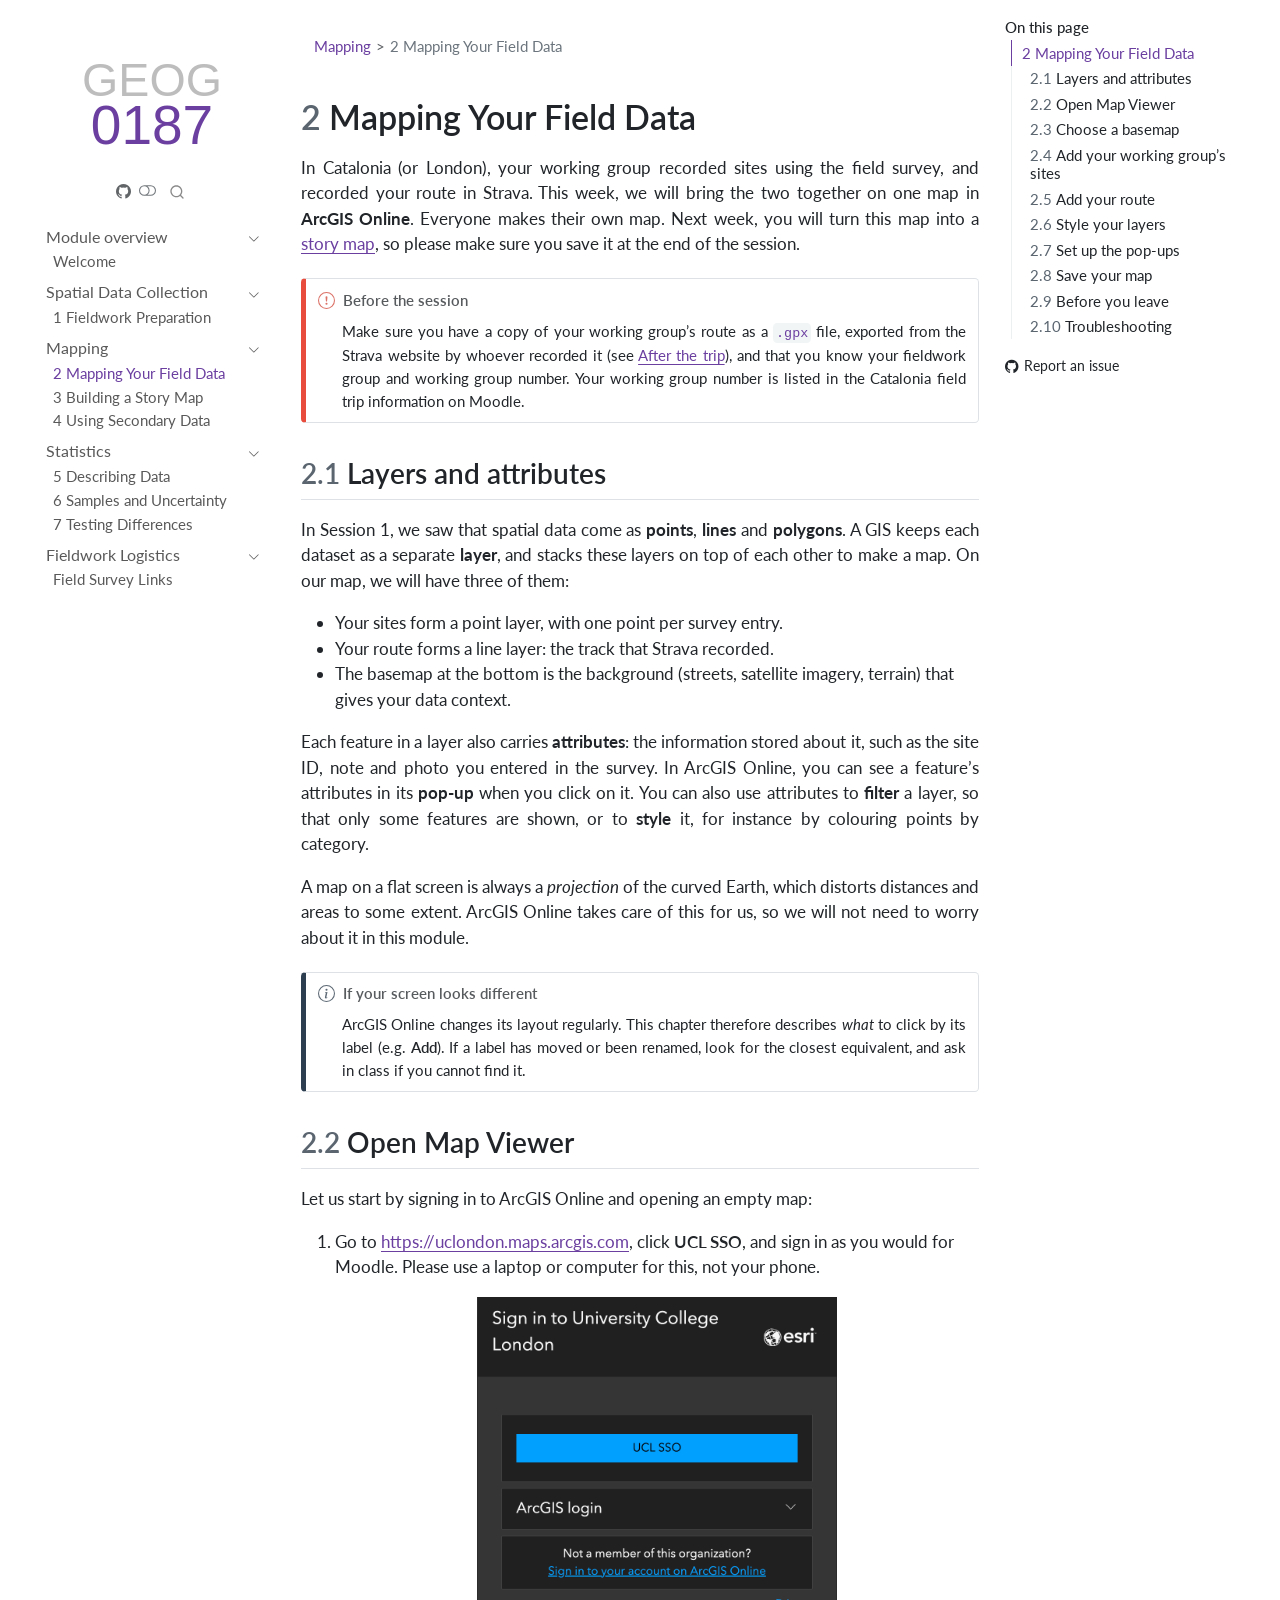
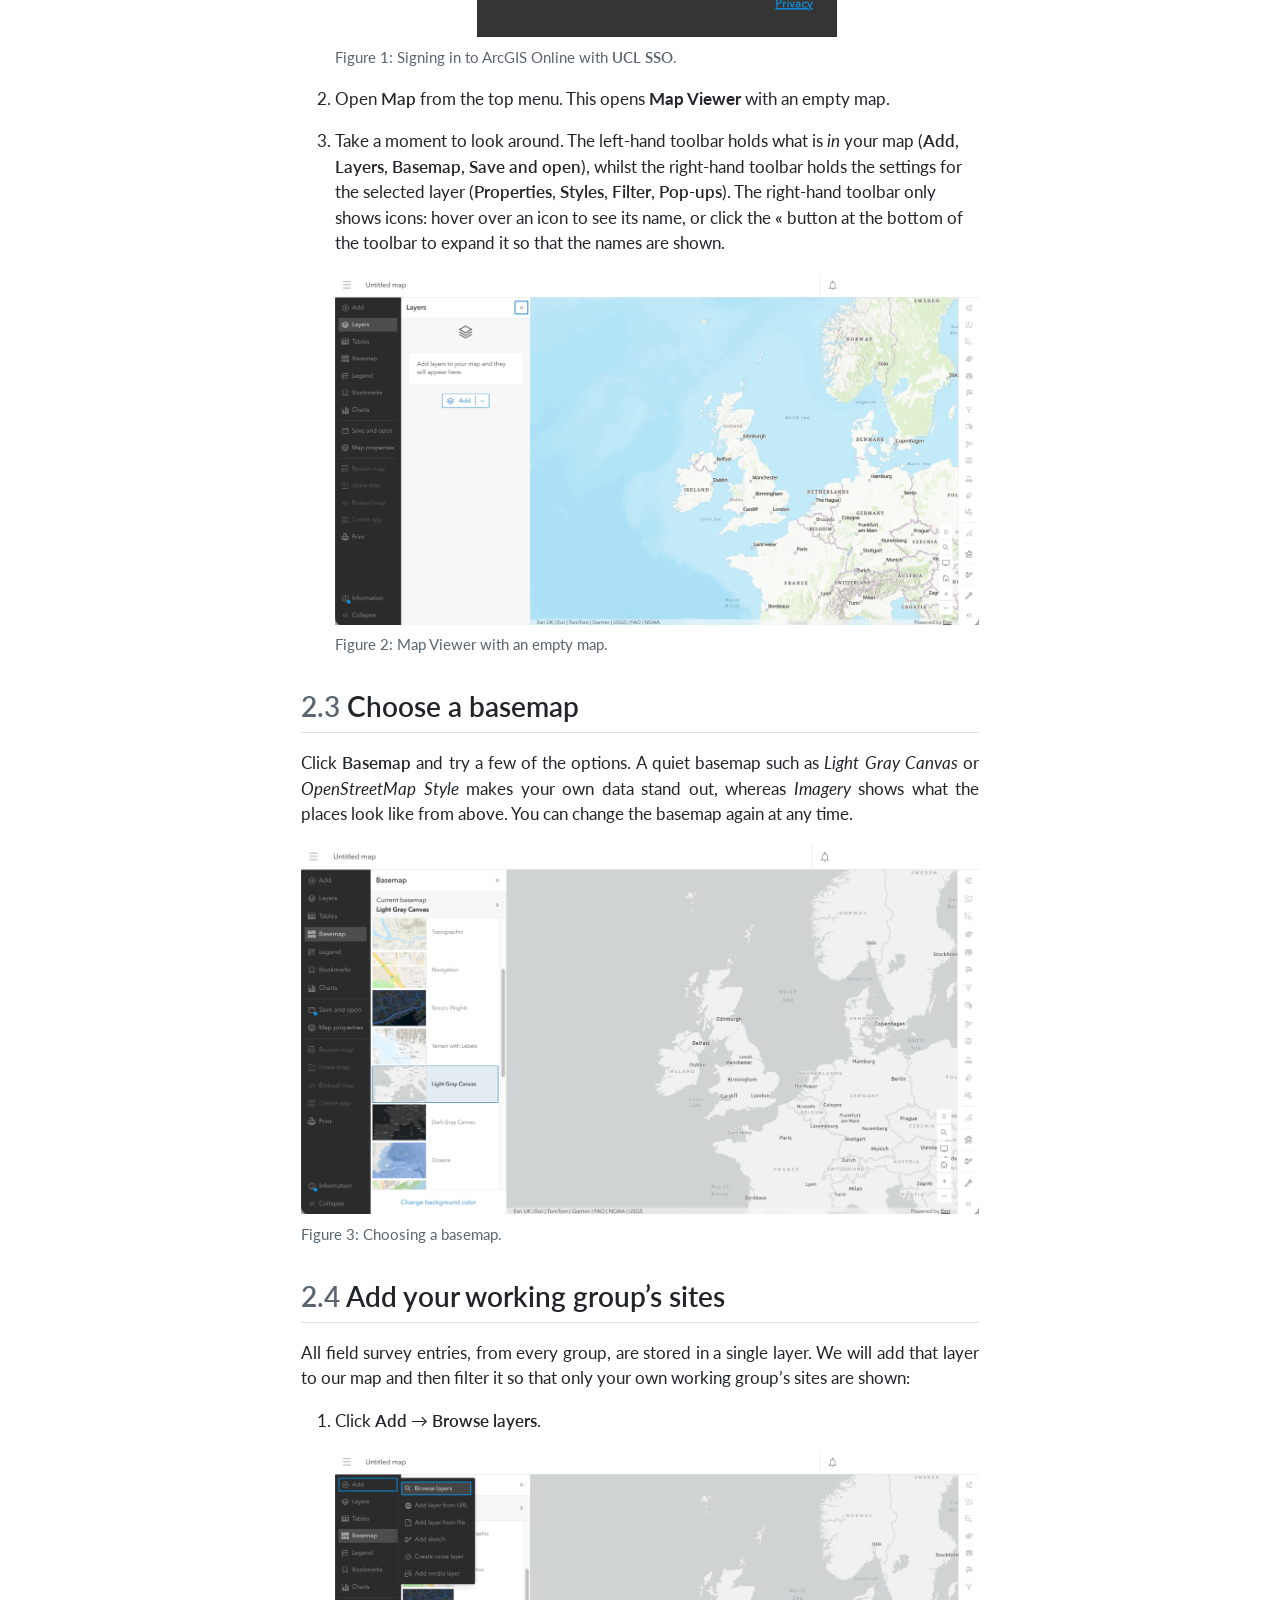
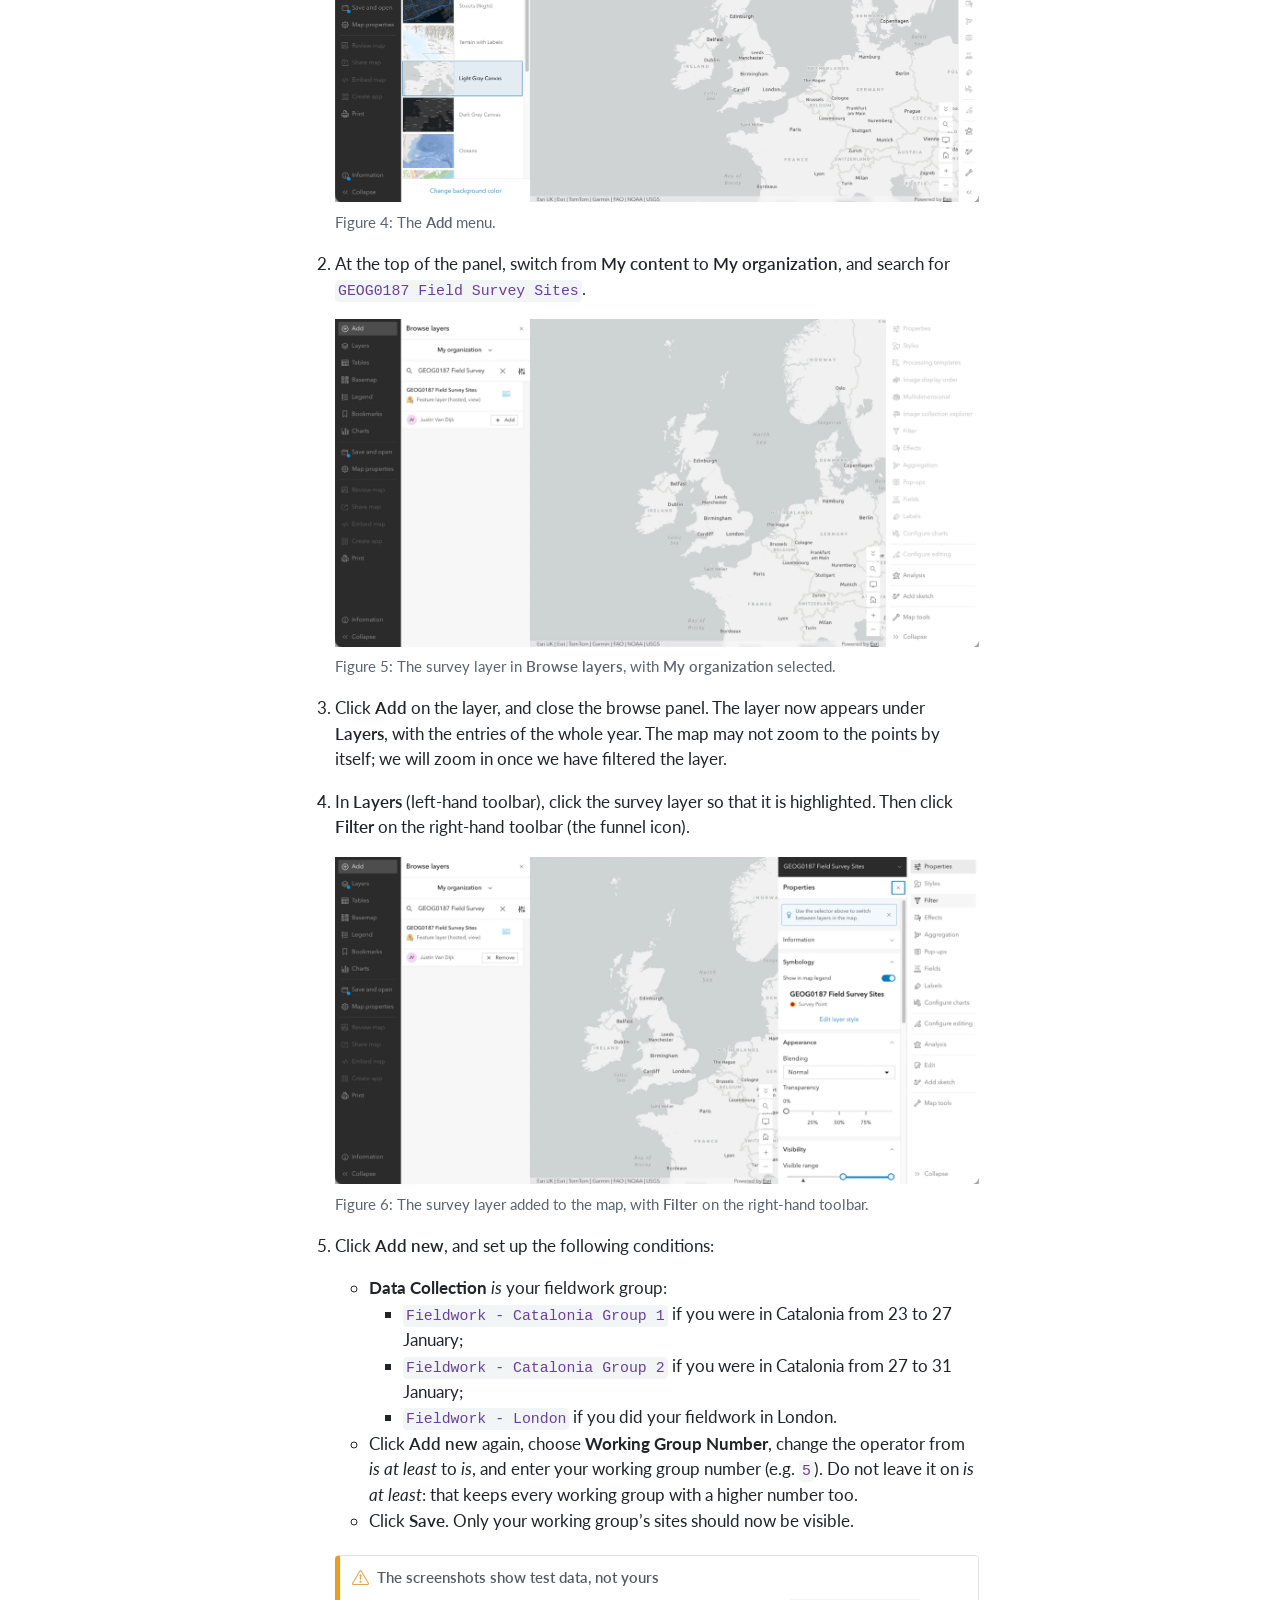
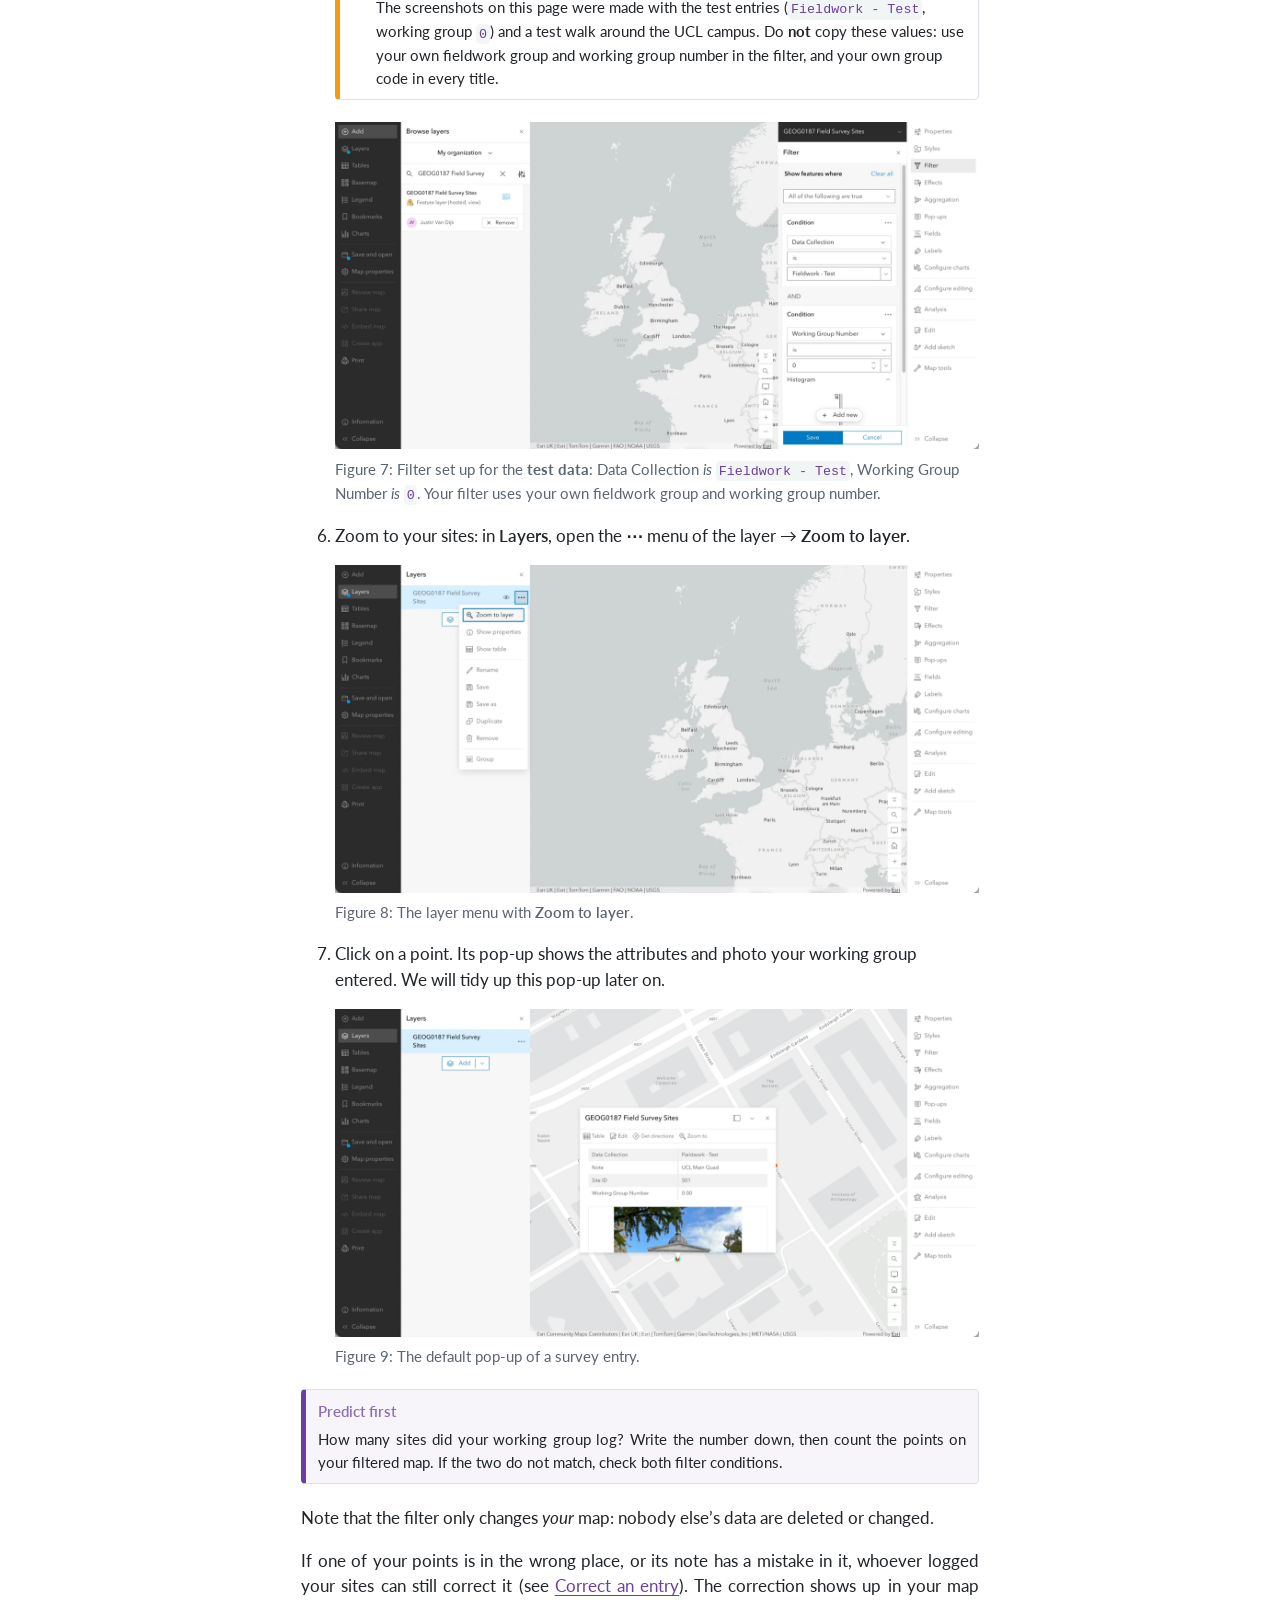
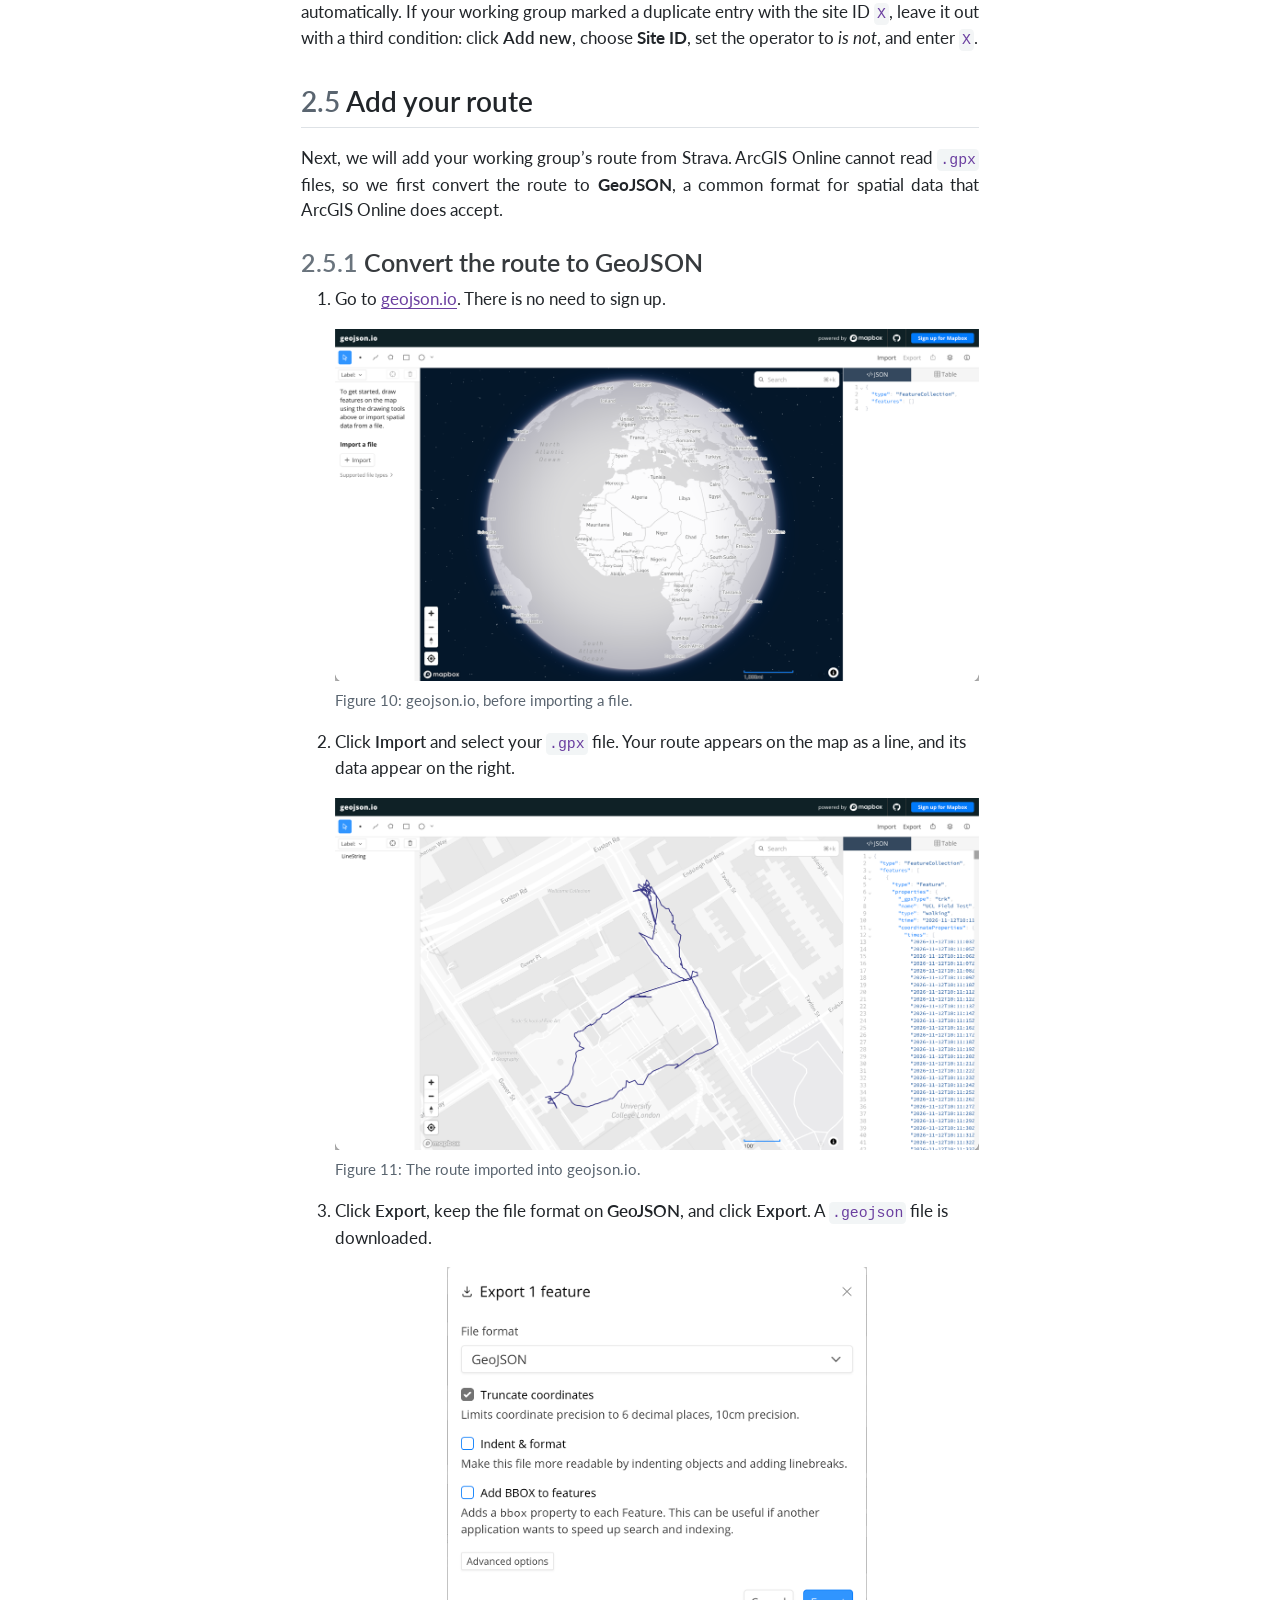
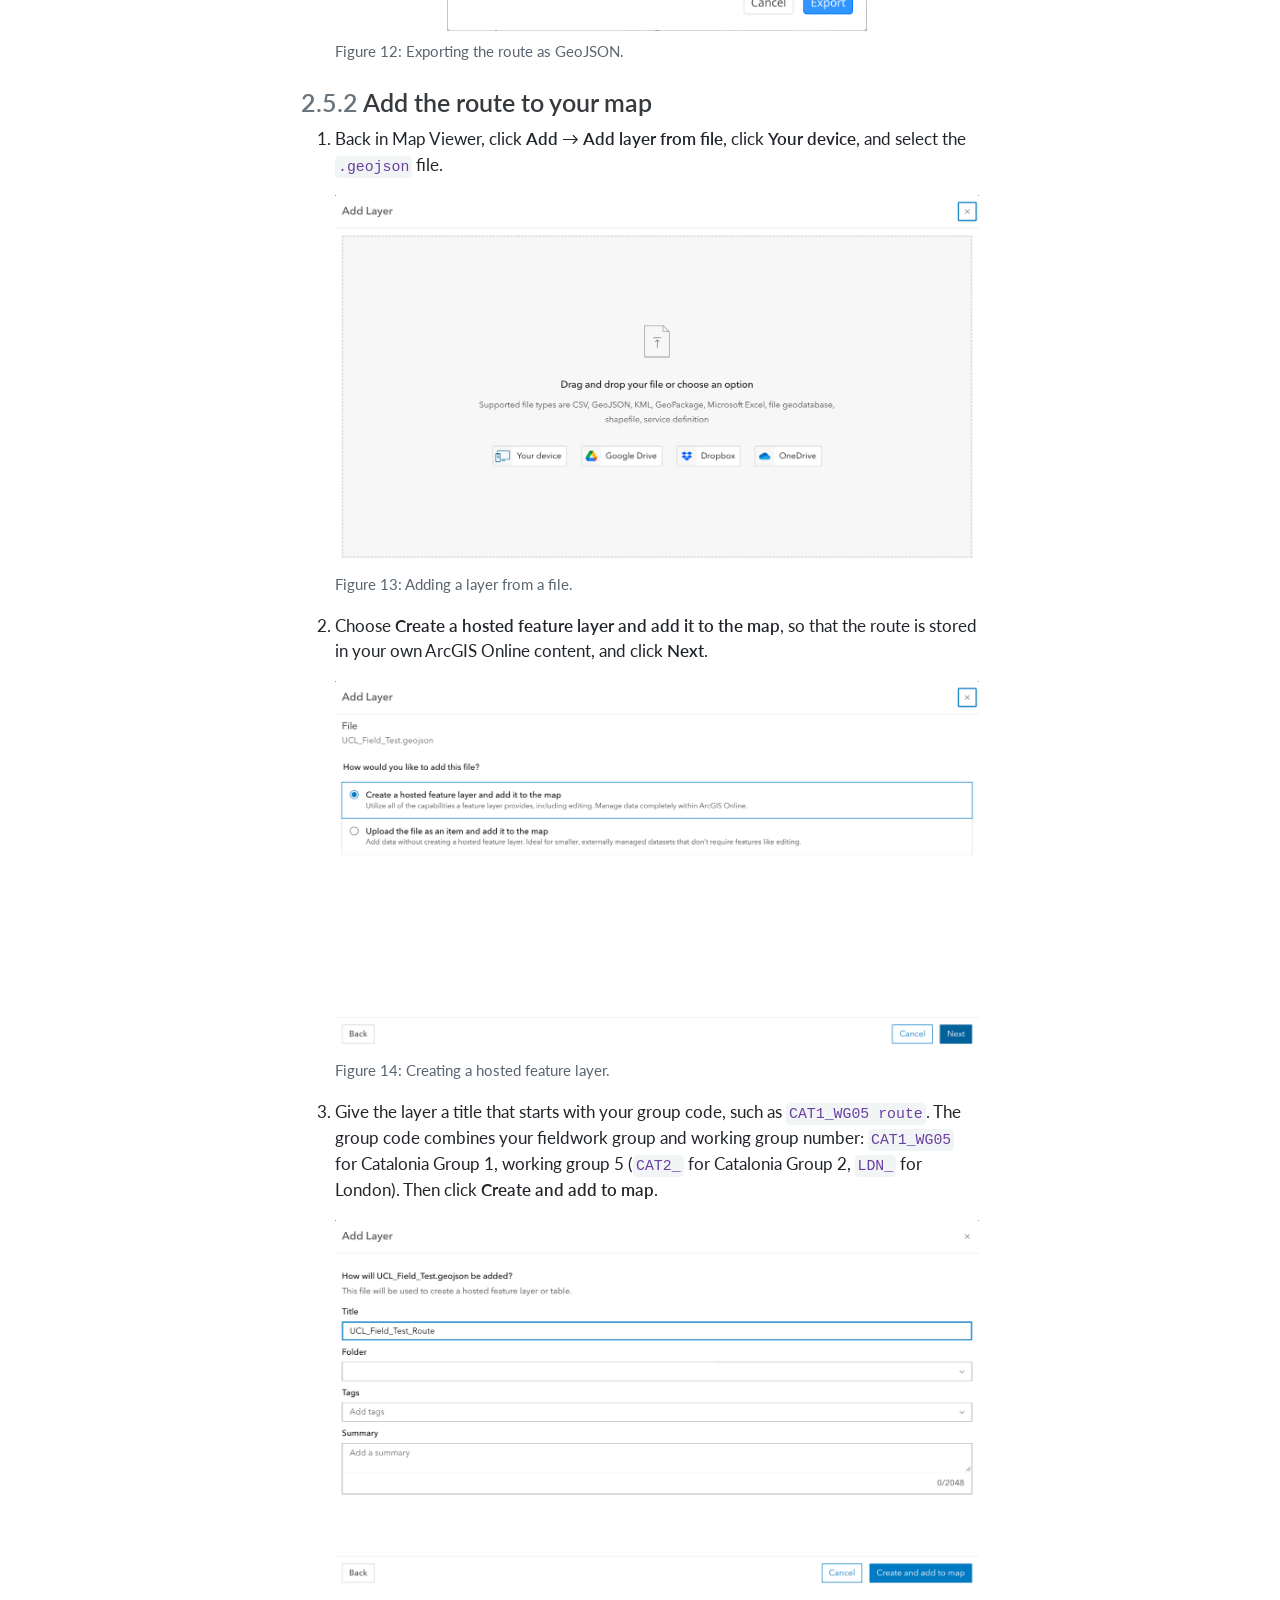
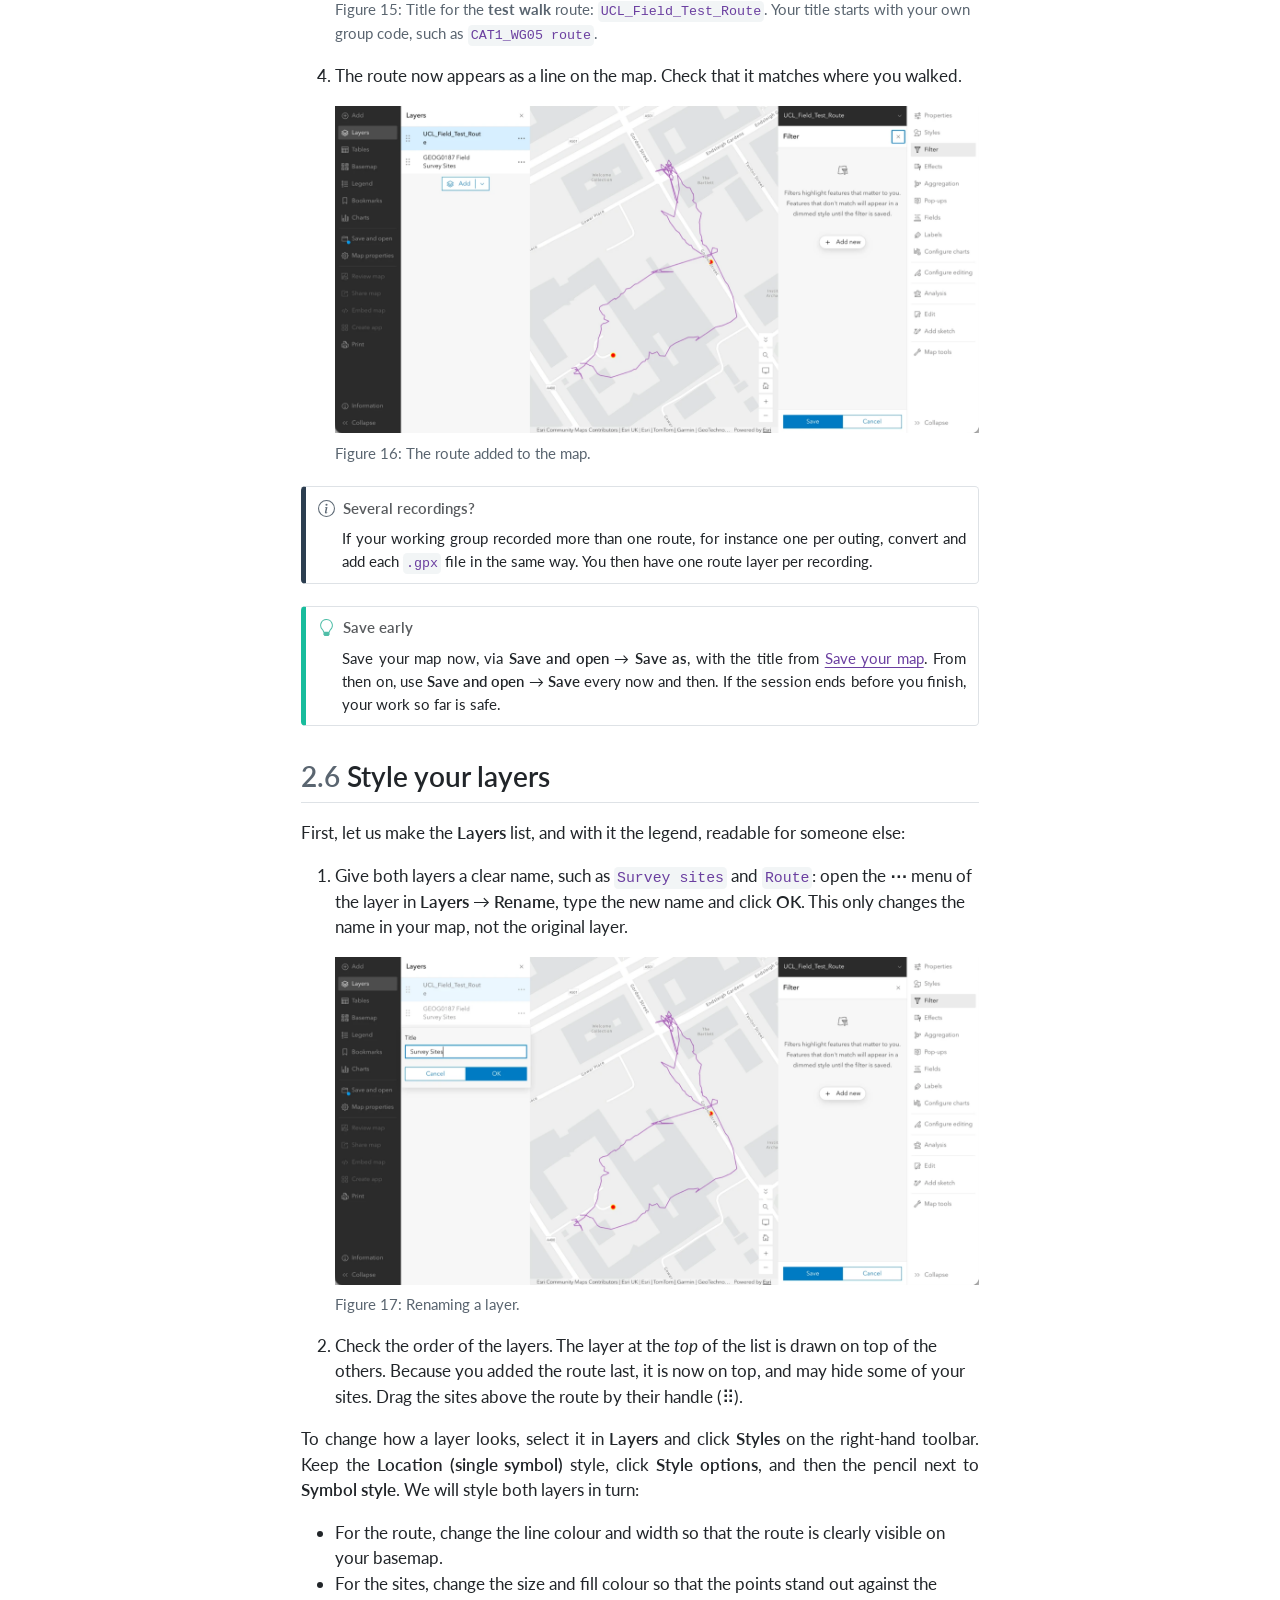
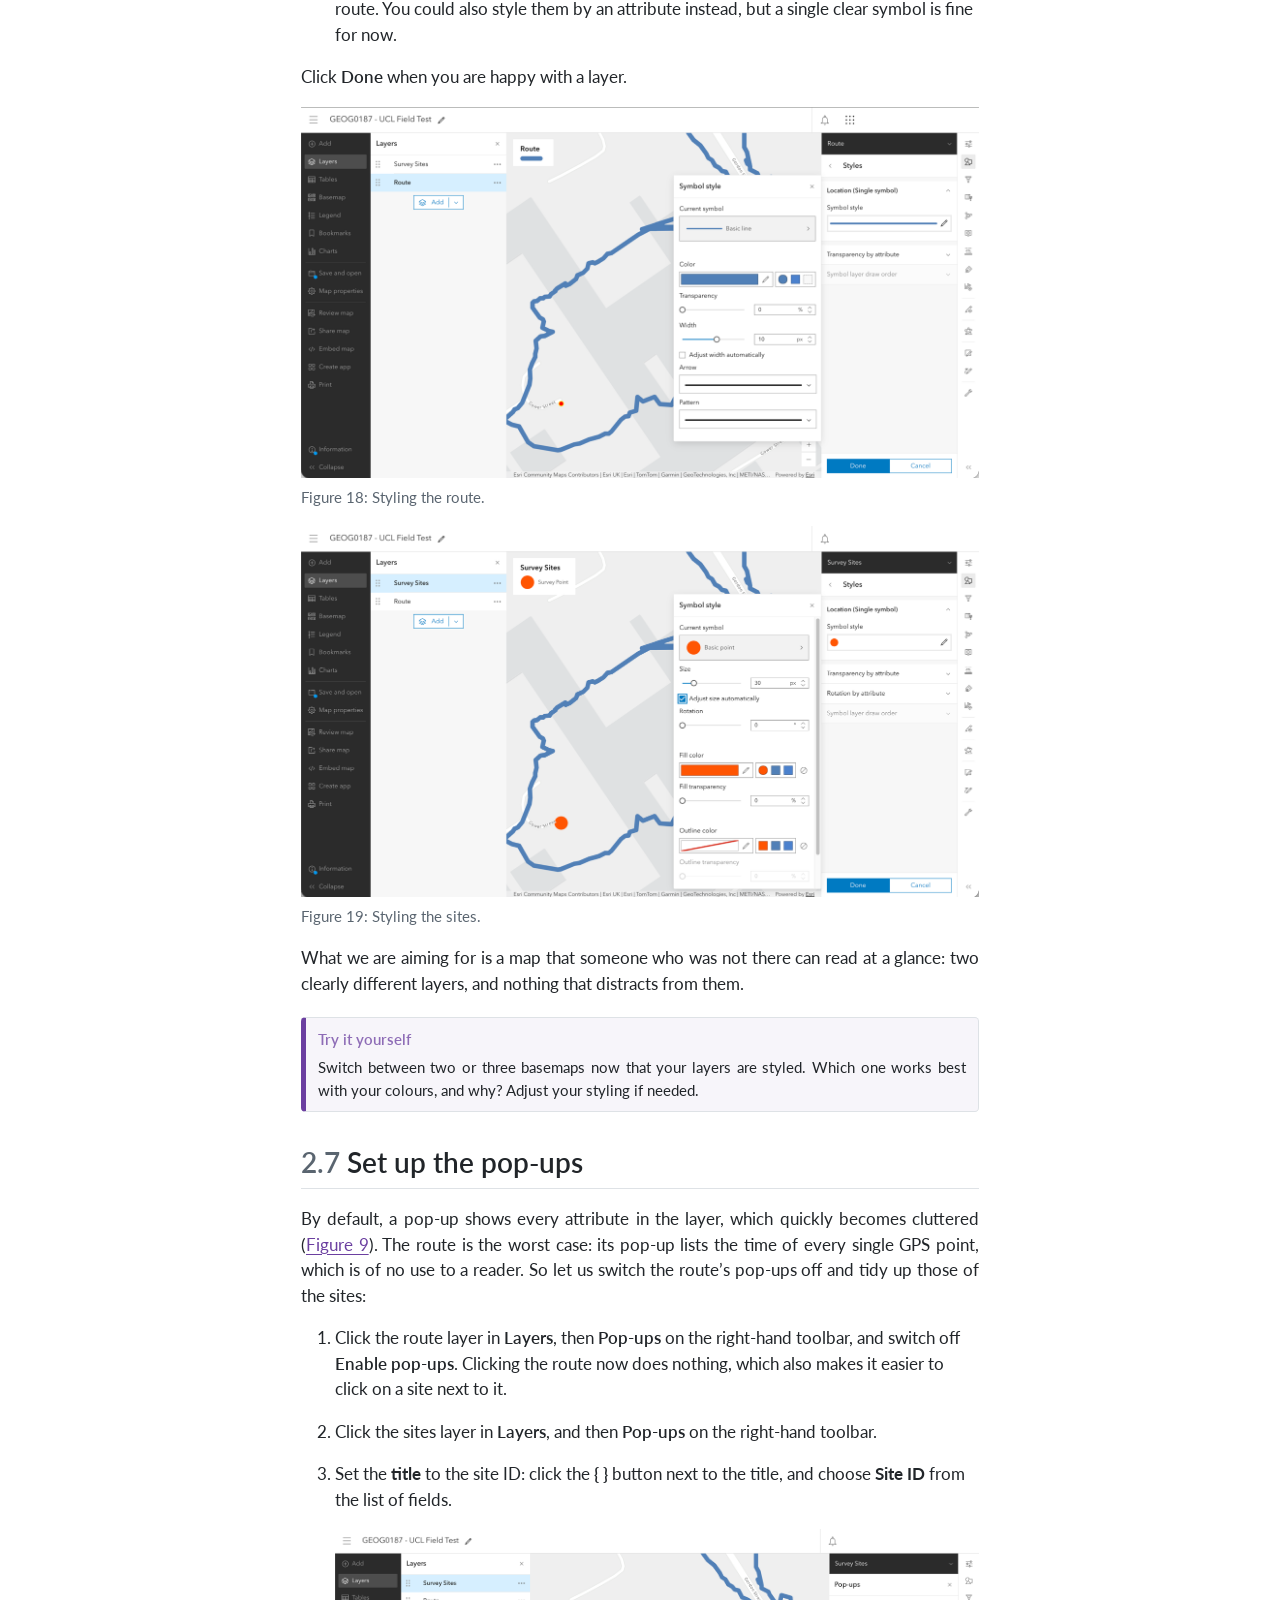
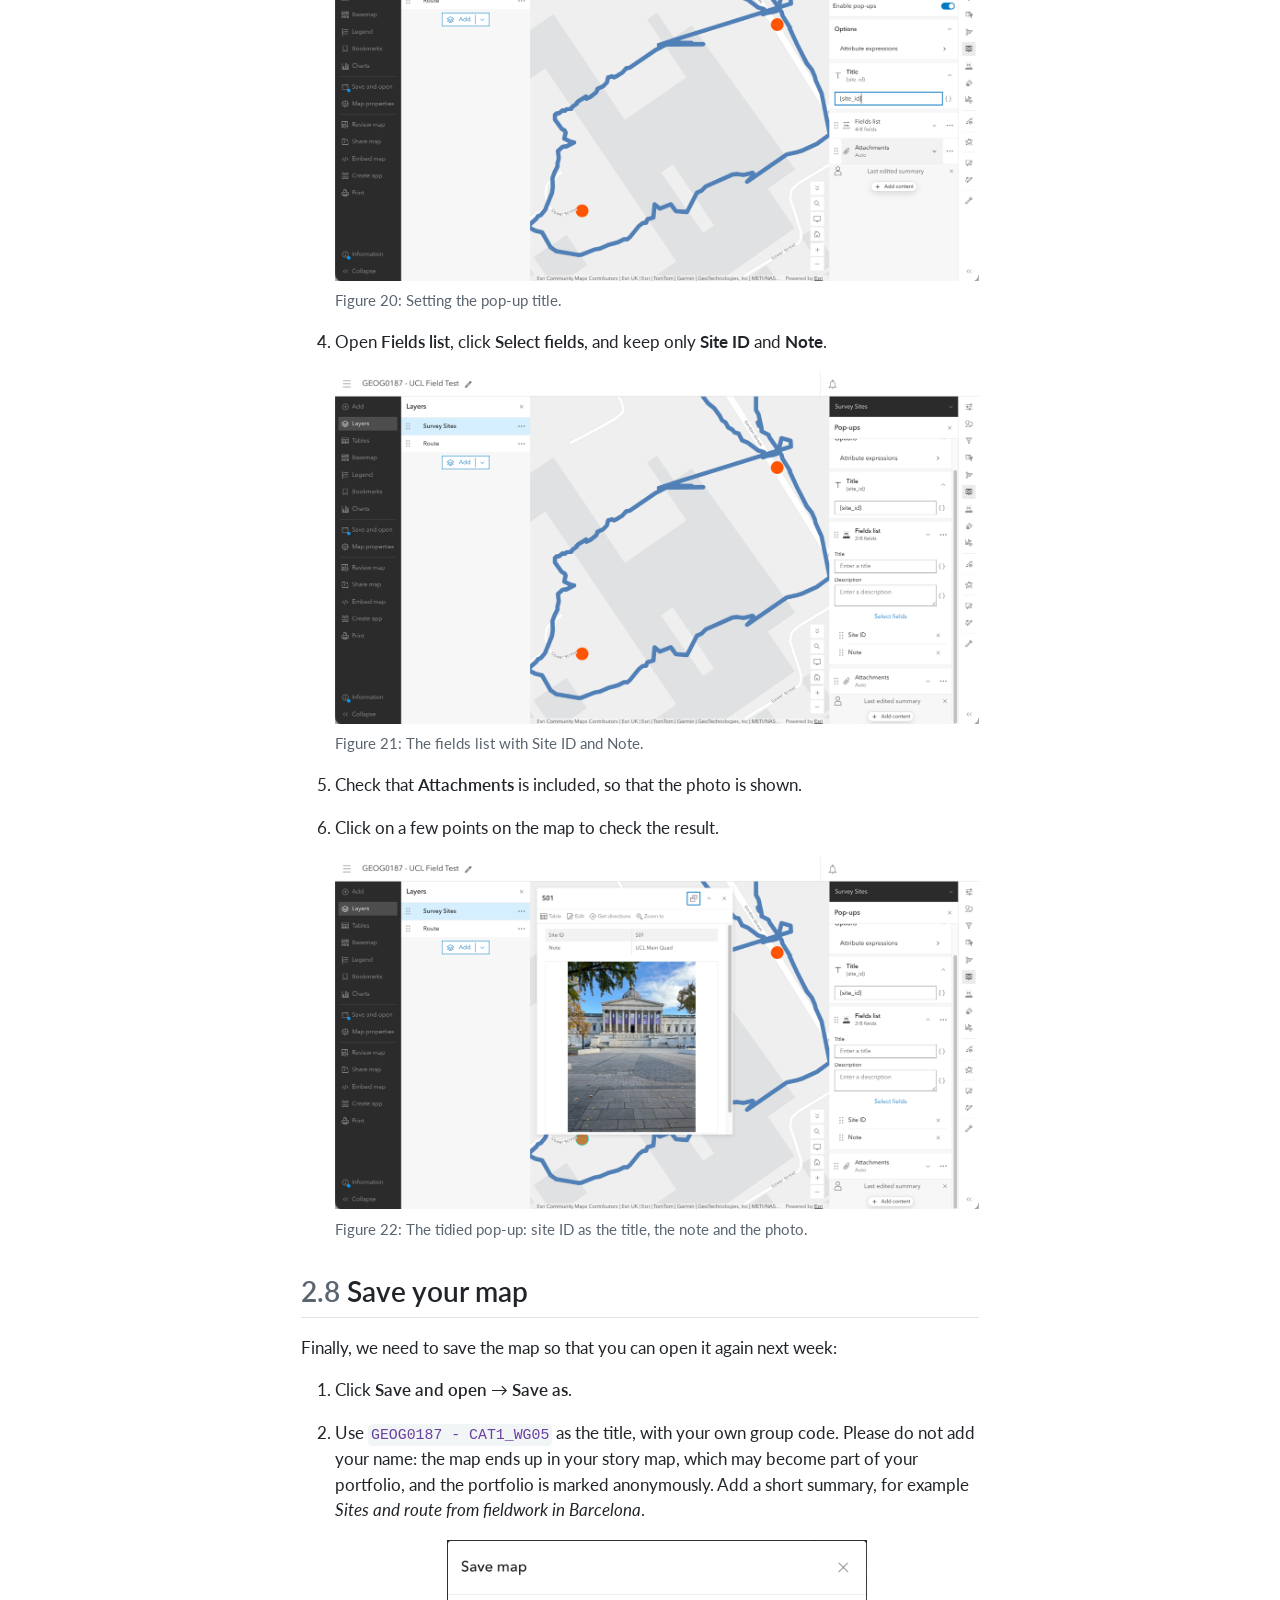
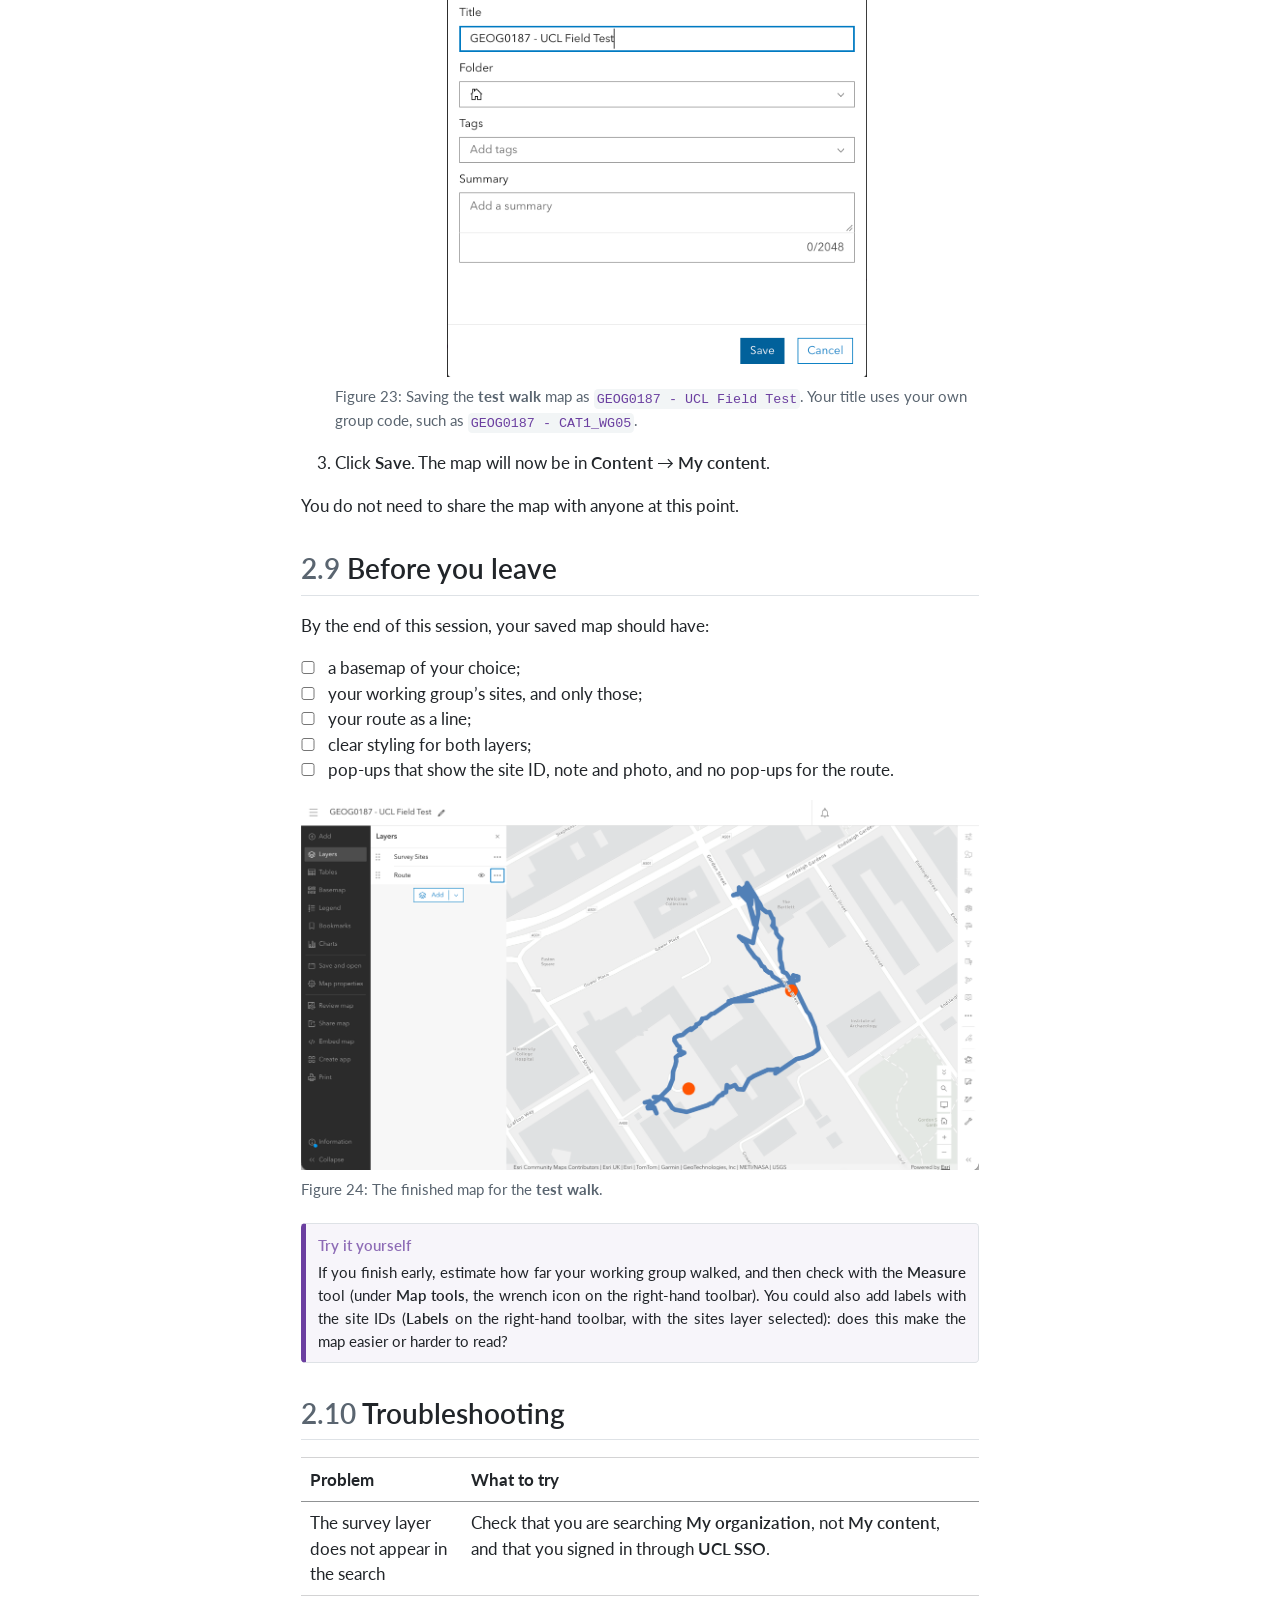
<file: docs/02-mapping.html>
<!DOCTYPE html>
<html xmlns="http://www.w3.org/1999/xhtml" lang="en" xml:lang="en"><head>

<meta charset="utf-8">
<meta name="generator" content="quarto-1.10.18">

<meta name="viewport" content="width=device-width, initial-scale=1.0, user-scalable=yes">


<title>GEOG0187 – GEOG0187</title>
<style>
/* Default styles provided by pandoc.
** See https://pandoc.org/MANUAL.html#variables-for-html for config info.
*/
span.smallcaps{font-variant: small-caps;}
div.columns{display: flex; gap: 1.5em;}
div.column{flex: auto;}
@media screen {
div.columns{gap: min(4vw, 1.5em);}
div.column{overflow-x: auto;}
}
div.hanging-indent{margin-left: 1.5em; text-indent: -1.5em;}
ul.task-list{list-style: none;}
ul.task-list li input[type="checkbox"] {
  width: 0.8em;
  margin: 0 0.8em 0.2em -1em; /* quarto-specific, see https://github.com/quarto-dev/quarto-cli/issues/4556 */ 
  vertical-align: middle;
}
</style>


<script src="site_libs/quarto-nav/quarto-nav.js"></script>
<script src="site_libs/quarto-nav/headroom.min.js"></script>
<script src="site_libs/clipboard/clipboard.min.js"></script>
<script src="site_libs/quarto-search/autocomplete.umd.js"></script>
<script src="site_libs/quarto-search/fuse.min.js"></script>
<script src="site_libs/quarto-search/quarto-search.js"></script>
<meta name="quarto:offset" content="./">
<link href="./03-storymap.html" rel="next">
<link href="./01-fieldwork.html" rel="prev">
<script src="site_libs/quarto-html/quarto.js" type="module"></script>
<script src="site_libs/quarto-html/tabsets/tabsets.js" type="module"></script>
<script src="site_libs/quarto-html/popper.min.js"></script>
<script src="site_libs/quarto-html/tippy.umd.min.js"></script>
<script src="site_libs/quarto-html/anchor.min.js"></script>
<link href="site_libs/quarto-html/tippy.css" rel="stylesheet">
<link href="site_libs/quarto-html/quarto-syntax-highlighting-eec68b17241c1efd3eae2de50d816e3e.css" rel="stylesheet" class="quarto-color-scheme" id="quarto-text-highlighting-styles">
<link href="site_libs/quarto-html/quarto-syntax-highlighting-dark-25dec783d6e1d11f8e0bba9e4fbb47f4.css" rel="stylesheet" class="quarto-color-scheme quarto-color-alternate" id="quarto-text-highlighting-styles">
<link href="site_libs/quarto-html/quarto-syntax-highlighting-eec68b17241c1efd3eae2de50d816e3e.css" rel="stylesheet" class="quarto-color-scheme-extra" id="quarto-text-highlighting-styles">
<script src="site_libs/bootstrap/bootstrap.min.js"></script>
<link href="site_libs/bootstrap/bootstrap-icons.css" rel="stylesheet">
<link href="site_libs/bootstrap/bootstrap-8d79353691bd49b744ebe41e0f2bbb3e.min.css" rel="stylesheet" append-hash="true" class="quarto-color-scheme" id="quarto-bootstrap" data-mode="light">
<link href="site_libs/bootstrap/bootstrap-dark-c0e2e486b95cbf3f7823dc99e2c36499.min.css" rel="stylesheet" append-hash="true" class="quarto-color-scheme quarto-color-alternate" id="quarto-bootstrap" data-mode="dark">
<link href="site_libs/bootstrap/bootstrap-8d79353691bd49b744ebe41e0f2bbb3e.min.css" rel="stylesheet" append-hash="true" class="quarto-color-scheme-extra" id="quarto-bootstrap" data-mode="light">
<script id="quarto-search-options" type="application/json">{
  "location": "sidebar",
  "copy-button": false,
  "collapse-after": 3,
  "panel-placement": "start",
  "type": "overlay",
  "limit": 50,
  "keyboard-shortcut": [
    "f",
    "/",
    "s"
  ],
  "language": {
    "search-no-results-text": "No results",
    "search-matching-documents-text": "matching documents",
    "search-copy-link-title": "Copy link to search",
    "search-hide-matches-text": "Hide additional matches",
    "search-more-match-text": "more match in this document",
    "search-more-matches-text": "more matches in this document",
    "search-clear-button-title": "Clear",
    "search-text-placeholder": "",
    "search-detached-cancel-button-title": "Cancel",
    "search-submit-button-title": "Submit",
    "search-label": "Search"
  }
}</script>
<style>html{ scroll-behavior: smooth; }</style>


<link rel="stylesheet" href="assets/styles.css">
</head>

<body class="nav-sidebar floating quarto-light"><script id="quarto-html-before-body" type="application/javascript">
    const toggleBodyColorMode = (bsSheetEl) => {
      const mode = bsSheetEl.getAttribute("data-mode");
      const bodyEl = window.document.querySelector("body");
      if (mode === "dark") {
        bodyEl.classList.add("quarto-dark");
        bodyEl.classList.remove("quarto-light");
      } else {
        bodyEl.classList.add("quarto-light");
        bodyEl.classList.remove("quarto-dark");
      }
    }
    const toggleBodyColorPrimary = () => {
      const bsSheetEl = window.document.querySelector("link#quarto-bootstrap:not([rel=disabled-stylesheet])");
      if (bsSheetEl) {
        toggleBodyColorMode(bsSheetEl);
      }
    }
    const setColorSchemeToggle = (alternate) => {
      const toggles = window.document.querySelectorAll('.quarto-color-scheme-toggle');
      for (let i=0; i < toggles.length; i++) {
        const toggle = toggles[i];
        if (toggle) {
          if (alternate) {
            toggle.classList.add("alternate");
          } else {
            toggle.classList.remove("alternate");
          }
        }
      }
    };
    const toggleColorMode = (alternate) => {
      // Switch the stylesheets
      const primaryStylesheets = window.document.querySelectorAll('link.quarto-color-scheme:not(.quarto-color-alternate)');
      const alternateStylesheets = window.document.querySelectorAll('link.quarto-color-scheme.quarto-color-alternate');
      manageTransitions('#quarto-margin-sidebar .nav-link', false);
      if (alternate) {
        // note: dark is layered on light, we don't disable primary!
        enableStylesheet(alternateStylesheets);
        for (const sheetNode of alternateStylesheets) {
          if (sheetNode.id === "quarto-bootstrap") {
            toggleBodyColorMode(sheetNode);
          }
        }
      } else {
        disableStylesheet(alternateStylesheets);
        enableStylesheet(primaryStylesheets)
        toggleBodyColorPrimary();
      }
      manageTransitions('#quarto-margin-sidebar .nav-link', true);
      // Switch the toggles
      setColorSchemeToggle(alternate)
      // Hack to workaround the fact that safari doesn't
      // properly recolor the scrollbar when toggling (#1455)
      if (navigator.userAgent.indexOf('Safari') > 0 && navigator.userAgent.indexOf('Chrome') == -1) {
        manageTransitions("body", false);
        window.scrollTo(0, 1);
        setTimeout(() => {
          window.scrollTo(0, 0);
          manageTransitions("body", true);
        }, 40);
      }
    }
    const disableStylesheet = (stylesheets) => {
      for (let i=0; i < stylesheets.length; i++) {
        const stylesheet = stylesheets[i];
        stylesheet.rel = 'disabled-stylesheet';
      }
    }
    const enableStylesheet = (stylesheets) => {
      for (let i=0; i < stylesheets.length; i++) {
        const stylesheet = stylesheets[i];
        if(stylesheet.rel !== 'stylesheet') { // for Chrome, which will still FOUC without this check
          stylesheet.rel = 'stylesheet';
        }
      }
    }
    const manageTransitions = (selector, allowTransitions) => {
      const els = window.document.querySelectorAll(selector);
      for (let i=0; i < els.length; i++) {
        const el = els[i];
        if (allowTransitions) {
          el.classList.remove('notransition');
        } else {
          el.classList.add('notransition');
        }
      }
    }
    const isFileUrl = () => {
      return window.location.protocol === 'file:';
    }
    const hasAlternateSentinel = () => {
      let styleSentinel = getColorSchemeSentinel();
      if (styleSentinel !== null) {
        return styleSentinel === "alternate";
      } else {
        return false;
      }
    }
    const setStyleSentinel = (alternate) => {
      const value = alternate ? "alternate" : "default";
      if (!isFileUrl()) {
        window.localStorage.setItem("quarto-color-scheme", value);
      } else {
        localAlternateSentinel = value;
      }
    }
    const getColorSchemeSentinel = () => {
      if (!isFileUrl()) {
        const storageValue = window.localStorage.getItem("quarto-color-scheme");
        return storageValue != null ? storageValue : localAlternateSentinel;
      } else {
        return localAlternateSentinel;
      }
    }
    const toggleGiscusIfUsed = (isAlternate, darkModeDefault) => {
      const baseTheme = document.querySelector('#giscus-base-theme')?.value ?? 'light';
      const alternateTheme = document.querySelector('#giscus-alt-theme')?.value ?? 'dark';
      let newTheme = '';
      if(authorPrefersDark) {
        newTheme = isAlternate ? baseTheme : alternateTheme;
      } else {
        newTheme = isAlternate ? alternateTheme : baseTheme;
      }
      const changeGiscusTheme = () => {
        // From: https://github.com/giscus/giscus/issues/336
        const sendMessage = (message) => {
          const iframe = document.querySelector('iframe.giscus-frame');
          if (!iframe) return;
          iframe.contentWindow.postMessage({ giscus: message }, 'https://giscus.app');
        }
        sendMessage({
          setConfig: {
            theme: newTheme
          }
        });
      }
      const isGiscussLoaded = window.document.querySelector('iframe.giscus-frame') !== null;
      if (isGiscussLoaded) {
        changeGiscusTheme();
      }
    };
    const authorPrefersDark = false;
    const darkModeDefault = authorPrefersDark;
      document.querySelector('link#quarto-text-highlighting-styles.quarto-color-scheme-extra').rel = 'disabled-stylesheet';
      document.querySelector('link#quarto-bootstrap.quarto-color-scheme-extra').rel = 'disabled-stylesheet';
    let localAlternateSentinel = darkModeDefault ? 'alternate' : 'default';
    // Dark / light mode switch
    window.quartoToggleColorScheme = () => {
      // Read the current dark / light value
      let toAlternate = !hasAlternateSentinel();
      toggleColorMode(toAlternate);
      setStyleSentinel(toAlternate);
      toggleGiscusIfUsed(toAlternate, darkModeDefault);
      window.dispatchEvent(new Event('resize'));
    };
    // Switch to dark mode if need be
    if (hasAlternateSentinel()) {
      toggleColorMode(true);
    } else {
      toggleColorMode(false);
    }
  </script>

<div id="quarto-search-results"></div>
  <header id="quarto-header" class="headroom fixed-top">
  <nav class="quarto-secondary-nav">
    <div class="container-fluid d-flex">
      <button type="button" class="quarto-btn-toggle btn" data-bs-toggle="collapse" role="button" data-bs-target=".quarto-sidebar-collapse-item" aria-controls="quarto-sidebar" aria-expanded="false" aria-label="Toggle sidebar navigation" onclick="if (window.quartoToggleHeadroom) { window.quartoToggleHeadroom(); }">
        <i class="bi bi-layout-text-sidebar-reverse"></i>
      </button>
        <nav class="quarto-page-breadcrumbs" aria-label="breadcrumb"><ol class="breadcrumb"><li class="breadcrumb-item"><a href="./02-mapping.html">Mapping</a></li><li class="breadcrumb-item"><a href="./02-mapping.html">2 Mapping Your Field Data</a></li></ol></nav>
        <a class="flex-grow-1" role="navigation" data-bs-toggle="collapse" data-bs-target=".quarto-sidebar-collapse-item" aria-controls="quarto-sidebar" aria-expanded="false" aria-label="Toggle sidebar navigation" onclick="if (window.quartoToggleHeadroom) { window.quartoToggleHeadroom(); }">      
        </a>
      <button type="button" class="btn quarto-search-button" aria-label="Search" onclick="window.quartoOpenSearch();">
        <i class="bi bi-search"></i>
      </button>
    </div>
  </nav>
</header>
<!-- content -->
<div id="quarto-content" class="quarto-container page-columns page-rows-contents page-layout-article">
<!-- sidebar -->
  <nav id="quarto-sidebar" class="sidebar collapse collapse-horizontal quarto-sidebar-collapse-item sidebar-navigation floating overflow-auto">
    <div class="pt-lg-2 mt-2 text-left sidebar-header">
      <a href="./index.html" class="sidebar-logo-link">
      <img src="./assets/logo.svg" alt="" class="sidebar-logo light-content py-0 d-lg-inline d-none">
      <img src="./assets/logo.svg" alt="" class="sidebar-logo dark-content py-0 d-lg-inline d-none">
      </a>
      <div class="sidebar-tools-main tools-wide">
    <a href="https://github.com/jtvandijk/GEOG0187" title="" class="quarto-navigation-tool px-1" aria-label=""><i class="bi bi-github"></i></a>
  <a href="" class="quarto-color-scheme-toggle quarto-navigation-tool  px-1" onclick="window.quartoToggleColorScheme(); return false;" title="Toggle dark mode"><i class="bi"></i></a>
    <div id="quarto-search" class="quarto-navigation-tool px-1" title="Search"></div>
</div>
      </div>
    <div class="sidebar-menu-container"> 
    <ul class="list-unstyled mt-1">
        <li class="sidebar-item sidebar-item-section">
      <div class="sidebar-item-container"> 
            <a class="sidebar-item-text sidebar-link text-start" data-bs-toggle="collapse" data-bs-target="#quarto-sidebar-section-1" role="navigation" aria-expanded="true">
 <span class="menu-text">Module overview</span></a>
          <a class="sidebar-item-toggle text-start" data-bs-toggle="collapse" data-bs-target="#quarto-sidebar-section-1" role="navigation" aria-expanded="true" aria-label="Toggle section">
            <i class="bi bi-chevron-right ms-2"></i>
          </a> 
      </div>
      <ul id="quarto-sidebar-section-1" class="collapse list-unstyled sidebar-section depth1 show">  
          <li class="sidebar-item">
  <div class="sidebar-item-container"> 
  <a href="./index.html" class="sidebar-item-text sidebar-link">
 <span class="menu-text">Welcome</span></a>
  </div>
</li>
      </ul>
  </li>
        <li class="sidebar-item sidebar-item-section">
      <div class="sidebar-item-container"> 
            <a class="sidebar-item-text sidebar-link text-start" data-bs-toggle="collapse" data-bs-target="#quarto-sidebar-section-2" role="navigation" aria-expanded="true">
 <span class="menu-text">Spatial Data Collection</span></a>
          <a class="sidebar-item-toggle text-start" data-bs-toggle="collapse" data-bs-target="#quarto-sidebar-section-2" role="navigation" aria-expanded="true" aria-label="Toggle section">
            <i class="bi bi-chevron-right ms-2"></i>
          </a> 
      </div>
      <ul id="quarto-sidebar-section-2" class="collapse list-unstyled sidebar-section depth1 show">  
          <li class="sidebar-item">
  <div class="sidebar-item-container"> 
  <a href="./01-fieldwork.html" class="sidebar-item-text sidebar-link">
 <span class="menu-text">1 Fieldwork Preparation</span></a>
  </div>
</li>
      </ul>
  </li>
        <li class="sidebar-item sidebar-item-section">
      <div class="sidebar-item-container"> 
            <a class="sidebar-item-text sidebar-link text-start" data-bs-toggle="collapse" data-bs-target="#quarto-sidebar-section-3" role="navigation" aria-expanded="true">
 <span class="menu-text">Mapping</span></a>
          <a class="sidebar-item-toggle text-start" data-bs-toggle="collapse" data-bs-target="#quarto-sidebar-section-3" role="navigation" aria-expanded="true" aria-label="Toggle section">
            <i class="bi bi-chevron-right ms-2"></i>
          </a> 
      </div>
      <ul id="quarto-sidebar-section-3" class="collapse list-unstyled sidebar-section depth1 show">  
          <li class="sidebar-item">
  <div class="sidebar-item-container"> 
  <a href="./02-mapping.html" class="sidebar-item-text sidebar-link active">
 <span class="menu-text">2 Mapping Your Field Data</span></a>
  </div>
</li>
          <li class="sidebar-item">
  <div class="sidebar-item-container"> 
  <a href="./03-storymap.html" class="sidebar-item-text sidebar-link">
 <span class="menu-text">3 Building a Story Map</span></a>
  </div>
</li>
          <li class="sidebar-item">
  <div class="sidebar-item-container"> 
  <a href="./04-secondary.html" class="sidebar-item-text sidebar-link">
 <span class="menu-text">4 Using Secondary Data</span></a>
  </div>
</li>
      </ul>
  </li>
        <li class="sidebar-item sidebar-item-section">
      <div class="sidebar-item-container"> 
            <a class="sidebar-item-text sidebar-link text-start" data-bs-toggle="collapse" data-bs-target="#quarto-sidebar-section-4" role="navigation" aria-expanded="true">
 <span class="menu-text">Statistics</span></a>
          <a class="sidebar-item-toggle text-start" data-bs-toggle="collapse" data-bs-target="#quarto-sidebar-section-4" role="navigation" aria-expanded="true" aria-label="Toggle section">
            <i class="bi bi-chevron-right ms-2"></i>
          </a> 
      </div>
      <ul id="quarto-sidebar-section-4" class="collapse list-unstyled sidebar-section depth1 show">  
          <li class="sidebar-item">
  <div class="sidebar-item-container"> 
  <a href="./05-describing.html" class="sidebar-item-text sidebar-link">
 <span class="menu-text">5 Describing Data</span></a>
  </div>
</li>
          <li class="sidebar-item">
  <div class="sidebar-item-container"> 
  <a href="./06-uncertainty.html" class="sidebar-item-text sidebar-link">
 <span class="menu-text">6 Samples and Uncertainty</span></a>
  </div>
</li>
          <li class="sidebar-item">
  <div class="sidebar-item-container"> 
  <a href="./07-testing.html" class="sidebar-item-text sidebar-link">
 <span class="menu-text">7 Testing Differences</span></a>
  </div>
</li>
      </ul>
  </li>
        <li class="sidebar-item sidebar-item-section">
      <div class="sidebar-item-container"> 
            <a class="sidebar-item-text sidebar-link text-start" data-bs-toggle="collapse" data-bs-target="#quarto-sidebar-section-5" role="navigation" aria-expanded="true">
 <span class="menu-text">Fieldwork Logistics</span></a>
          <a class="sidebar-item-toggle text-start" data-bs-toggle="collapse" data-bs-target="#quarto-sidebar-section-5" role="navigation" aria-expanded="true" aria-label="Toggle section">
            <i class="bi bi-chevron-right ms-2"></i>
          </a> 
      </div>
      <ul id="quarto-sidebar-section-5" class="collapse list-unstyled sidebar-section depth1 show">  
          <li class="sidebar-item">
  <div class="sidebar-item-container"> 
  <a href="./survey-links.html" class="sidebar-item-text sidebar-link">
 <span class="menu-text">Field Survey Links</span></a>
  </div>
</li>
      </ul>
  </li>
    </ul>
    </div>
</nav>
<div id="quarto-sidebar-glass" class="quarto-sidebar-collapse-item" data-bs-toggle="collapse" data-bs-target=".quarto-sidebar-collapse-item"></div>
<!-- margin-sidebar -->
    <div id="quarto-margin-sidebar" class="sidebar margin-sidebar">
        <nav id="TOC" role="doc-toc" class="toc-active">
    <h2 id="toc-title">On this page</h2>
   
  <ul>
  <li><a href="#mapping-your-field-data" id="toc-mapping-your-field-data" class="nav-link active" data-scroll-target="#mapping-your-field-data"><span class="header-section-number">2</span> Mapping Your Field Data</a>
  <ul class="collapse">
  <li><a href="#layers-and-attributes" id="toc-layers-and-attributes" class="nav-link" data-scroll-target="#layers-and-attributes"><span class="header-section-number">2.1</span> Layers and attributes</a></li>
  <li><a href="#open-map-viewer" id="toc-open-map-viewer" class="nav-link" data-scroll-target="#open-map-viewer"><span class="header-section-number">2.2</span> Open Map Viewer</a></li>
  <li><a href="#choose-a-basemap" id="toc-choose-a-basemap" class="nav-link" data-scroll-target="#choose-a-basemap"><span class="header-section-number">2.3</span> Choose a basemap</a></li>
  <li><a href="#add-your-sites" id="toc-add-your-sites" class="nav-link" data-scroll-target="#add-your-sites"><span class="header-section-number">2.4</span> Add your working group’s sites</a></li>
  <li><a href="#add-your-route" id="toc-add-your-route" class="nav-link" data-scroll-target="#add-your-route"><span class="header-section-number">2.5</span> Add your route</a>
  <ul class="collapse">
  <li><a href="#convert-the-route-to-geojson" id="toc-convert-the-route-to-geojson" class="nav-link" data-scroll-target="#convert-the-route-to-geojson"><span class="header-section-number">2.5.1</span> Convert the route to GeoJSON</a></li>
  <li><a href="#add-the-route-to-your-map" id="toc-add-the-route-to-your-map" class="nav-link" data-scroll-target="#add-the-route-to-your-map"><span class="header-section-number">2.5.2</span> Add the route to your map</a></li>
  </ul></li>
  <li><a href="#style-your-layers" id="toc-style-your-layers" class="nav-link" data-scroll-target="#style-your-layers"><span class="header-section-number">2.6</span> Style your layers</a></li>
  <li><a href="#set-up-the-pop-ups" id="toc-set-up-the-pop-ups" class="nav-link" data-scroll-target="#set-up-the-pop-ups"><span class="header-section-number">2.7</span> Set up the pop-ups</a></li>
  <li><a href="#save-your-map" id="toc-save-your-map" class="nav-link" data-scroll-target="#save-your-map"><span class="header-section-number">2.8</span> Save your map</a></li>
  <li><a href="#before-you-leave" id="toc-before-you-leave" class="nav-link" data-scroll-target="#before-you-leave"><span class="header-section-number">2.9</span> Before you leave</a></li>
  <li><a href="#troubleshooting" id="toc-troubleshooting" class="nav-link" data-scroll-target="#troubleshooting"><span class="header-section-number">2.10</span> Troubleshooting</a></li>
  </ul></li>
  </ul>
<div class="toc-actions"><ul><li><a href="https://github.com/jtvandijk/GEOG0187/issues/new" class="toc-action"><i class="bi bi-github"></i>Report an issue</a></li></ul></div></nav>
    </div>
<!-- main -->
<main class="content" id="quarto-document-content"><header id="title-block-header" class="quarto-title-block"><nav class="quarto-page-breadcrumbs quarto-title-breadcrumbs d-none d-lg-block" aria-label="breadcrumb"><ol class="breadcrumb"><li class="breadcrumb-item"><a href="./02-mapping.html">Mapping</a></li><li class="breadcrumb-item"><a href="./02-mapping.html">2 Mapping Your Field Data</a></li></ol></nav></header>





<section id="mapping-your-field-data" class="level1" data-number="2">
<h1 data-number="2"><span class="header-section-number">2</span> Mapping Your Field Data</h1>
<p>In Catalonia (or London), your working group recorded sites using the field survey, and recorded your route in Strava. This week, we will bring the two together on one map in <strong>ArcGIS Online</strong>. Everyone makes their own map. Next week, you will turn this map into a <a href="03-storymap.html">story map</a>, so please make sure you save it at the end of the session.</p>
<div class="callout callout-style-simple callout-important callout-titled">
<div class="callout-header d-flex align-content-center">
<div class="callout-icon-container">
<i class="callout-icon"></i>
</div>
<div class="callout-title-container flex-fill">
<span class="screen-reader-only">Important</span>Before the session
</div>
</div>
<div class="callout-body-container callout-body">
<p>Make sure you have a copy of your working group’s route as a <code>.gpx</code> file, exported from the Strava website by whoever recorded it (see <a href="01-fieldwork.html#after-the-trip">After the trip</a>), and that you know your fieldwork group and working group number. Your working group number is listed in the Catalonia field trip information on Moodle.</p>
</div>
</div>
<section id="layers-and-attributes" class="level2" data-number="2.1">
<h2 data-number="2.1" class="anchored" data-anchor-id="layers-and-attributes"><span class="header-section-number">2.1</span> Layers and attributes</h2>
<p>In Session 1, we saw that spatial data come as <strong>points</strong>, <strong>lines</strong> and <strong>polygons</strong>. A GIS keeps each dataset as a separate <strong>layer</strong>, and stacks these layers on top of each other to make a map. On our map, we will have three of them:</p>
<ul>
<li>Your sites form a point layer, with one point per survey entry.</li>
<li>Your route forms a line layer: the track that Strava recorded.</li>
<li>The basemap at the bottom is the background (streets, satellite imagery, terrain) that gives your data context.</li>
</ul>
<p>Each feature in a layer also carries <strong>attributes</strong>: the information stored about it, such as the site ID, note and photo you entered in the survey. In ArcGIS Online, you can see a feature’s attributes in its <strong>pop-up</strong> when you click on it. You can also use attributes to <strong>filter</strong> a layer, so that only some features are shown, or to <strong>style</strong> it, for instance by colouring points by category.</p>
<p>A map on a flat screen is always a <em>projection</em> of the curved Earth, which distorts distances and areas to some extent. ArcGIS Online takes care of this for us, so we will not need to worry about it in this module.</p>
<div class="callout callout-style-simple callout-note callout-titled">
<div class="callout-header d-flex align-content-center">
<div class="callout-icon-container">
<i class="callout-icon"></i>
</div>
<div class="callout-title-container flex-fill">
<span class="screen-reader-only">Note</span>If your screen looks different
</div>
</div>
<div class="callout-body-container callout-body">
<p>ArcGIS Online changes its layout regularly. This chapter therefore describes <em>what</em> to click by its label (e.g.&nbsp;<span class="ui">Add</span>). If a label has moved or been renamed, look for the closest equivalent, and ask in class if you cannot find it.</p>
</div>
</div>
</section>
<section id="open-map-viewer" class="level2" data-number="2.2">
<h2 data-number="2.2" class="anchored" data-anchor-id="open-map-viewer"><span class="header-section-number">2.2</span> Open Map Viewer</h2>
<p>Let us start by signing in to ArcGIS Online and opening an empty map:</p>
<ol type="1">
<li><p>Go to <a href="https://uclondon.maps.arcgis.com">https://uclondon.maps.arcgis.com</a>, click <span class="ui">UCL SSO</span>, and sign in as you would for Moodle. Please use a laptop or computer for this, not your phone.</p>
<div id="fig-sign-in" class="quarto-float quarto-figure quarto-figure-center anchored" alt="ArcGIS Online sign-in page for University College London with a UCL SSO button">
<figure class="quarto-float quarto-float-fig figure">
<div aria-describedby="fig-sign-in-caption-0ceaefa1-69ba-4598-a22c-09a6ac19f8ca">
<img src="images/w02/sign-in.png" class="img-fluid figure-img" alt="ArcGIS Online sign-in page for University College London with a UCL SSO button" width="360">
</div>
<figcaption class="quarto-float-caption-bottom quarto-float-caption quarto-float-fig" id="fig-sign-in-caption-0ceaefa1-69ba-4598-a22c-09a6ac19f8ca">
Figure&nbsp;1: Signing in to ArcGIS Online with <span class="ui">UCL SSO</span>.
</figcaption>
</figure>
</div></li>
<li><p>Open <span class="ui">Map</span> from the top menu. This opens <strong>Map Viewer</strong> with an empty map.</p></li>
<li><p>Take a moment to look around. The left-hand toolbar holds what is <em>in</em> your map (<span class="ui">Add</span>, <span class="ui">Layers</span>, <span class="ui">Basemap</span>, <span class="ui">Save and open</span>), whilst the right-hand toolbar holds the settings for the selected layer (<span class="ui">Properties</span>, <span class="ui">Styles</span>, <span class="ui">Filter</span>, <span class="ui">Pop-ups</span>). The right-hand toolbar only shows icons: hover over an icon to see its name, or click the <span class="ui">«</span> button at the bottom of the toolbar to expand it so that the names are shown.</p>
<div id="fig-map-viewer" class="quarto-float quarto-figure quarto-figure-center anchored" alt="Map Viewer with an empty map of Europe, the left-hand toolbar with Add, Layers and Basemap, and an icon toolbar on the right">
<figure class="quarto-float quarto-float-fig figure">
<div aria-describedby="fig-map-viewer-caption-0ceaefa1-69ba-4598-a22c-09a6ac19f8ca">
<img src="images/w02/map-viewer.png" class="img-fluid figure-img" alt="Map Viewer with an empty map of Europe, the left-hand toolbar with Add, Layers and Basemap, and an icon toolbar on the right">
</div>
<figcaption class="quarto-float-caption-bottom quarto-float-caption quarto-float-fig" id="fig-map-viewer-caption-0ceaefa1-69ba-4598-a22c-09a6ac19f8ca">
Figure&nbsp;2: Map Viewer with an empty map.
</figcaption>
</figure>
</div></li>
</ol>
</section>
<section id="choose-a-basemap" class="level2" data-number="2.3">
<h2 data-number="2.3" class="anchored" data-anchor-id="choose-a-basemap"><span class="header-section-number">2.3</span> Choose a basemap</h2>
<p>Click <span class="ui">Basemap</span> and try a few of the options. A quiet basemap such as <em>Light Gray Canvas</em> or <em>OpenStreetMap Style</em> makes your own data stand out, whereas <em>Imagery</em> shows what the places look like from above. You can change the basemap again at any time.</p>
<div id="fig-basemap" class="quarto-float quarto-figure quarto-figure-center anchored" alt="Basemap pane with Light Gray Canvas selected, and the map in light grey">
<figure class="quarto-float quarto-float-fig figure">
<div aria-describedby="fig-basemap-caption-0ceaefa1-69ba-4598-a22c-09a6ac19f8ca">
<img src="images/w02/basemap.png" class="img-fluid figure-img" alt="Basemap pane with Light Gray Canvas selected, and the map in light grey">
</div>
<figcaption class="quarto-float-caption-bottom quarto-float-caption quarto-float-fig" id="fig-basemap-caption-0ceaefa1-69ba-4598-a22c-09a6ac19f8ca">
Figure&nbsp;3: Choosing a basemap.
</figcaption>
</figure>
</div>
</section>
<section id="add-your-sites" class="level2" data-number="2.4">
<h2 data-number="2.4" class="anchored" data-anchor-id="add-your-sites"><span class="header-section-number">2.4</span> Add your working group’s sites</h2>
<p>All field survey entries, from every group, are stored in a single layer. We will add that layer to our map and then filter it so that only your own working group’s sites are shown:</p>
<ol type="1">
<li><p>Click <span class="ui">Add</span> → <span class="ui">Browse layers</span>.</p>
<div id="fig-add-menu" class="quarto-float quarto-figure quarto-figure-center anchored" alt="The Add menu in Map Viewer with Browse layers, Add layer from URL and Add layer from file">
<figure class="quarto-float quarto-float-fig figure">
<div aria-describedby="fig-add-menu-caption-0ceaefa1-69ba-4598-a22c-09a6ac19f8ca">
<img src="images/w02/add-menu.png" class="img-fluid figure-img" alt="The Add menu in Map Viewer with Browse layers, Add layer from URL and Add layer from file">
</div>
<figcaption class="quarto-float-caption-bottom quarto-float-caption quarto-float-fig" id="fig-add-menu-caption-0ceaefa1-69ba-4598-a22c-09a6ac19f8ca">
Figure&nbsp;4: The <span class="ui">Add</span> menu.
</figcaption>
</figure>
</div></li>
<li><p>At the top of the panel, switch from <span class="ui">My content</span> to <span class="ui">My organization</span>, and search for <code>GEOG0187 Field Survey Sites</code>.</p>
<div id="fig-browse-layers" class="quarto-float quarto-figure quarto-figure-center anchored" alt="Browse layers panel set to My organization, with the GEOG0187 Field Survey Sites layer and an Add button">
<figure class="quarto-float quarto-float-fig figure">
<div aria-describedby="fig-browse-layers-caption-0ceaefa1-69ba-4598-a22c-09a6ac19f8ca">
<img src="images/w02/browse-layers.png" class="img-fluid figure-img" alt="Browse layers panel set to My organization, with the GEOG0187 Field Survey Sites layer and an Add button">
</div>
<figcaption class="quarto-float-caption-bottom quarto-float-caption quarto-float-fig" id="fig-browse-layers-caption-0ceaefa1-69ba-4598-a22c-09a6ac19f8ca">
Figure&nbsp;5: The survey layer in <span class="ui">Browse layers</span>, with <span class="ui">My organization</span> selected.
</figcaption>
</figure>
</div></li>
<li><p>Click <span class="ui">Add</span> on the layer, and close the browse panel. The layer now appears under <span class="ui">Layers</span>, with the entries of the whole year. The map may not zoom to the points by itself; we will zoom in once we have filtered the layer.</p></li>
<li><p>In <span class="ui">Layers</span> (left-hand toolbar), click the survey layer so that it is highlighted. Then click <span class="ui">Filter</span> on the right-hand toolbar (the funnel icon).</p>
<div id="fig-layer-added" class="quarto-float quarto-figure quarto-figure-center anchored" alt="Map Viewer with the Browse layers panel still open, the GEOG0187 Field Survey Sites layer added, and its Properties pane open next to Filter on the right-hand toolbar">
<figure class="quarto-float quarto-float-fig figure">
<div aria-describedby="fig-layer-added-caption-0ceaefa1-69ba-4598-a22c-09a6ac19f8ca">
<img src="images/w02/layer-added.png" class="img-fluid figure-img" alt="Map Viewer with the Browse layers panel still open, the GEOG0187 Field Survey Sites layer added, and its Properties pane open next to Filter on the right-hand toolbar">
</div>
<figcaption class="quarto-float-caption-bottom quarto-float-caption quarto-float-fig" id="fig-layer-added-caption-0ceaefa1-69ba-4598-a22c-09a6ac19f8ca">
Figure&nbsp;6: The survey layer added to the map, with <span class="ui">Filter</span> on the right-hand toolbar.
</figcaption>
</figure>
</div></li>
<li><p>Click <span class="ui">Add new</span>, and set up the following conditions:</p>
<ul>
<li><strong>Data Collection</strong> <em>is</em> your fieldwork group:
<ul>
<li><code>Fieldwork - Catalonia Group 1</code> if you were in Catalonia from 23 to 27 January;</li>
<li><code>Fieldwork - Catalonia Group 2</code> if you were in Catalonia from 27 to 31 January;</li>
<li><code>Fieldwork - London</code> if you did your fieldwork in London.</li>
</ul></li>
<li>Click <span class="ui">Add new</span> again, choose <strong>Working Group Number</strong>, change the operator from <em>is at least</em> to <em>is</em>, and enter your working group number (e.g.&nbsp;<code>5</code>). Do not leave it on <em>is at least</em>: that keeps every working group with a higher number too.</li>
<li>Click <span class="ui">Save</span>. Only your working group’s sites should now be visible.</li>
</ul>
<div class="callout callout-style-simple callout-warning callout-titled">
<div class="callout-header d-flex align-content-center">
<div class="callout-icon-container">
<i class="callout-icon"></i>
</div>
<div class="callout-title-container flex-fill">
<span class="screen-reader-only">Warning</span>The screenshots show test data, not yours
</div>
</div>
<div class="callout-body-container callout-body">
<p>The screenshots on this page were made with the test entries (<code>Fieldwork - Test</code>, working group <code>0</code>) and a test walk around the UCL campus. Do <strong>not</strong> copy these values: use your own fieldwork group and working group number in the filter, and your own group code in every title.</p>
</div>
</div>
<div id="fig-filter" class="quarto-float quarto-figure quarto-figure-center anchored" alt="Filter pane with two conditions: Data Collection is Fieldwork - Test, and Working Group Number is 0">
<figure class="quarto-float quarto-float-fig figure">
<div aria-describedby="fig-filter-caption-0ceaefa1-69ba-4598-a22c-09a6ac19f8ca">
<img src="images/w02/filter.png" class="img-fluid figure-img" alt="Filter pane with two conditions: Data Collection is Fieldwork - Test, and Working Group Number is 0">
</div>
<figcaption class="quarto-float-caption-bottom quarto-float-caption quarto-float-fig" id="fig-filter-caption-0ceaefa1-69ba-4598-a22c-09a6ac19f8ca">
Figure&nbsp;7: Filter set up for the <strong>test data</strong>: Data Collection <em>is</em> <code>Fieldwork - Test</code>, Working Group Number <em>is</em> <code>0</code>. Your filter uses your own fieldwork group and working group number.
</figcaption>
</figure>
</div></li>
<li><p>Zoom to your sites: in <span class="ui">Layers</span>, open the <span class="ui">⋯</span> menu of the layer → <span class="ui">Zoom to layer</span>.</p>
<div id="fig-zoom-to-layer" class="quarto-float quarto-figure quarto-figure-center anchored" alt="The layer's more options menu with Zoom to layer, Show properties, Show table, Rename and Remove">
<figure class="quarto-float quarto-float-fig figure">
<div aria-describedby="fig-zoom-to-layer-caption-0ceaefa1-69ba-4598-a22c-09a6ac19f8ca">
<img src="images/w02/zoom-to-layer.png" class="img-fluid figure-img" alt="The layer's more options menu with Zoom to layer, Show properties, Show table, Rename and Remove">
</div>
<figcaption class="quarto-float-caption-bottom quarto-float-caption quarto-float-fig" id="fig-zoom-to-layer-caption-0ceaefa1-69ba-4598-a22c-09a6ac19f8ca">
Figure&nbsp;8: The layer menu with <span class="ui">Zoom to layer</span>.
</figcaption>
</figure>
</div></li>
<li><p>Click on a point. Its pop-up shows the attributes and photo your working group entered. We will tidy up this pop-up later on.</p>
<div id="fig-popup-default" class="quarto-float quarto-figure quarto-figure-center anchored" alt="Default pop-up titled GEOG0187 Field Survey Sites for site S01, listing Data Collection, Note, Site ID and Working Group Number (0.00), with a photo underneath">
<figure class="quarto-float quarto-float-fig figure">
<div aria-describedby="fig-popup-default-caption-0ceaefa1-69ba-4598-a22c-09a6ac19f8ca">
<img src="images/w02/popup-default.png" class="img-fluid figure-img" alt="Default pop-up titled GEOG0187 Field Survey Sites for site S01, listing Data Collection, Note, Site ID and Working Group Number (0.00), with a photo underneath">
</div>
<figcaption class="quarto-float-caption-bottom quarto-float-caption quarto-float-fig" id="fig-popup-default-caption-0ceaefa1-69ba-4598-a22c-09a6ac19f8ca">
Figure&nbsp;9: The default pop-up of a survey entry.
</figcaption>
</figure>
</div></li>
</ol>
<div class="exercise callout callout-style-simple callout-note no-icon callout-titled">
<div class="callout-header d-flex align-content-center">
<div class="callout-icon-container">
<i class="callout-icon no-icon"></i>
</div>
<div class="callout-title-container flex-fill">
<span class="screen-reader-only">Note</span>Predict first
</div>
</div>
<div class="callout-body-container callout-body">
<p>How many sites did your working group log? Write the number down, then count the points on your filtered map. If the two do not match, check both filter conditions.</p>
</div>
</div>
<p>Note that the filter only changes <em>your</em> map: nobody else’s data are deleted or changed.</p>
<p>If one of your points is in the wrong place, or its note has a mistake in it, whoever logged your sites can still correct it (see <a href="01-fieldwork.html#correct-an-entry">Correct an entry</a>). The correction shows up in your map automatically. If your working group marked a duplicate entry with the site ID <code>X</code>, leave it out with a third condition: click <span class="ui">Add new</span>, choose <strong>Site ID</strong>, set the operator to <em>is not</em>, and enter <code>X</code>.</p>
</section>
<section id="add-your-route" class="level2" data-number="2.5">
<h2 data-number="2.5" class="anchored" data-anchor-id="add-your-route"><span class="header-section-number">2.5</span> Add your route</h2>
<p>Next, we will add your working group’s route from Strava. ArcGIS Online cannot read <code>.gpx</code> files, so we first convert the route to <strong>GeoJSON</strong>, a common format for spatial data that ArcGIS Online does accept.</p>
<section id="convert-the-route-to-geojson" class="level3" data-number="2.5.1">
<h3 data-number="2.5.1" class="anchored" data-anchor-id="convert-the-route-to-geojson"><span class="header-section-number">2.5.1</span> Convert the route to GeoJSON</h3>
<ol type="1">
<li><p>Go to <a href="https://geojson.io">geojson.io</a>. There is no need to sign up.</p>
<div id="fig-geojsonio-start" class="quarto-float quarto-figure quarto-figure-center anchored" alt="The geojson.io website with an empty globe and an Import button on the left">
<figure class="quarto-float quarto-float-fig figure">
<div aria-describedby="fig-geojsonio-start-caption-0ceaefa1-69ba-4598-a22c-09a6ac19f8ca">
<img src="images/w02/geojsonio-start.png" class="img-fluid figure-img" alt="The geojson.io website with an empty globe and an Import button on the left">
</div>
<figcaption class="quarto-float-caption-bottom quarto-float-caption quarto-float-fig" id="fig-geojsonio-start-caption-0ceaefa1-69ba-4598-a22c-09a6ac19f8ca">
Figure&nbsp;10: geojson.io, before importing a file.
</figcaption>
</figure>
</div></li>
<li><p>Click <span class="ui">Import</span> and select your <code>.gpx</code> file. Your route appears on the map as a line, and its data appear on the right.</p>
<div id="fig-geojsonio-route" class="quarto-float quarto-figure quarto-figure-center anchored" alt="geojson.io showing the walked route as a line around the UCL campus, with the GeoJSON text on the right">
<figure class="quarto-float quarto-float-fig figure">
<div aria-describedby="fig-geojsonio-route-caption-0ceaefa1-69ba-4598-a22c-09a6ac19f8ca">
<img src="images/w02/geojsonio-route.png" class="img-fluid figure-img" alt="geojson.io showing the walked route as a line around the UCL campus, with the GeoJSON text on the right">
</div>
<figcaption class="quarto-float-caption-bottom quarto-float-caption quarto-float-fig" id="fig-geojsonio-route-caption-0ceaefa1-69ba-4598-a22c-09a6ac19f8ca">
Figure&nbsp;11: The route imported into geojson.io.
</figcaption>
</figure>
</div></li>
<li><p>Click <span class="ui">Export</span>, keep the file format on <span class="ui">GeoJSON</span>, and click <span class="ui">Export</span>. A <code>.geojson</code> file is downloaded.</p>
<div id="fig-geojsonio-export" class="quarto-float quarto-figure quarto-figure-center anchored" alt="Export dialog in geojson.io with GeoJSON as the file format and an Export button">
<figure class="quarto-float quarto-float-fig figure">
<div aria-describedby="fig-geojsonio-export-caption-0ceaefa1-69ba-4598-a22c-09a6ac19f8ca">
<img src="images/w02/geojsonio-export.png" class="img-fluid figure-img" alt="Export dialog in geojson.io with GeoJSON as the file format and an Export button" width="420">
</div>
<figcaption class="quarto-float-caption-bottom quarto-float-caption quarto-float-fig" id="fig-geojsonio-export-caption-0ceaefa1-69ba-4598-a22c-09a6ac19f8ca">
Figure&nbsp;12: Exporting the route as GeoJSON.
</figcaption>
</figure>
</div></li>
</ol>
</section>
<section id="add-the-route-to-your-map" class="level3" data-number="2.5.2">
<h3 data-number="2.5.2" class="anchored" data-anchor-id="add-the-route-to-your-map"><span class="header-section-number">2.5.2</span> Add the route to your map</h3>
<ol type="1">
<li><p>Back in Map Viewer, click <span class="ui">Add</span> → <span class="ui">Add layer from file</span>, click <span class="ui">Your device</span>, and select the <code>.geojson</code> file.</p>
<div id="fig-add-file" class="quarto-float quarto-figure quarto-figure-center anchored" alt="Add Layer dialog with a drop zone, the list of supported file types and buttons for Your device, Google Drive, Dropbox and OneDrive">
<figure class="quarto-float quarto-float-fig figure">
<div aria-describedby="fig-add-file-caption-0ceaefa1-69ba-4598-a22c-09a6ac19f8ca">
<img src="images/w02/add-file.png" class="img-fluid figure-img" alt="Add Layer dialog with a drop zone, the list of supported file types and buttons for Your device, Google Drive, Dropbox and OneDrive">
</div>
<figcaption class="quarto-float-caption-bottom quarto-float-caption quarto-float-fig" id="fig-add-file-caption-0ceaefa1-69ba-4598-a22c-09a6ac19f8ca">
Figure&nbsp;13: Adding a layer from a file.
</figcaption>
</figure>
</div></li>
<li><p>Choose <span class="ui">Create a hosted feature layer and add it to the map</span>, so that the route is stored in your own ArcGIS Online content, and click <span class="ui">Next</span>.</p>
<div id="fig-add-file-hosted" class="quarto-float quarto-figure quarto-figure-center anchored" alt="Add Layer dialog with the option Create a hosted feature layer and add it to the map selected">
<figure class="quarto-float quarto-float-fig figure">
<div aria-describedby="fig-add-file-hosted-caption-0ceaefa1-69ba-4598-a22c-09a6ac19f8ca">
<img src="images/w02/add-file-hosted.png" class="img-fluid figure-img" alt="Add Layer dialog with the option Create a hosted feature layer and add it to the map selected">
</div>
<figcaption class="quarto-float-caption-bottom quarto-float-caption quarto-float-fig" id="fig-add-file-hosted-caption-0ceaefa1-69ba-4598-a22c-09a6ac19f8ca">
Figure&nbsp;14: Creating a hosted feature layer.
</figcaption>
</figure>
</div></li>
<li><p>Give the layer a title that starts with your group code, such as <code>CAT1_WG05 route</code>. The group code combines your fieldwork group and working group number: <code>CAT1_WG05</code> for Catalonia Group 1, working group 5 (<code>CAT2_</code> for Catalonia Group 2, <code>LDN_</code> for London). Then click <span class="ui">Create and add to map</span>.</p>
<div id="fig-add-file-details" class="quarto-float quarto-figure quarto-figure-center anchored" alt="Add Layer dialog with a title for the route layer and a Create and add to map button">
<figure class="quarto-float quarto-float-fig figure">
<div aria-describedby="fig-add-file-details-caption-0ceaefa1-69ba-4598-a22c-09a6ac19f8ca">
<img src="images/w02/add-file-details.png" class="img-fluid figure-img" alt="Add Layer dialog with a title for the route layer and a Create and add to map button">
</div>
<figcaption class="quarto-float-caption-bottom quarto-float-caption quarto-float-fig" id="fig-add-file-details-caption-0ceaefa1-69ba-4598-a22c-09a6ac19f8ca">
Figure&nbsp;15: Title for the <strong>test walk</strong> route: <code>UCL_Field_Test_Route</code>. Your title starts with your own group code, such as <code>CAT1_WG05 route</code>.
</figcaption>
</figure>
</div></li>
<li><p>The route now appears as a line on the map. Check that it matches where you walked.</p>
<div id="fig-route-added" class="quarto-float quarto-figure quarto-figure-center anchored" alt="Map Viewer with the route layer above the survey layer, and the route drawn as a thin purple line">
<figure class="quarto-float quarto-float-fig figure">
<div aria-describedby="fig-route-added-caption-0ceaefa1-69ba-4598-a22c-09a6ac19f8ca">
<img src="images/w02/route-added.png" class="img-fluid figure-img" alt="Map Viewer with the route layer above the survey layer, and the route drawn as a thin purple line">
</div>
<figcaption class="quarto-float-caption-bottom quarto-float-caption quarto-float-fig" id="fig-route-added-caption-0ceaefa1-69ba-4598-a22c-09a6ac19f8ca">
Figure&nbsp;16: The route added to the map.
</figcaption>
</figure>
</div></li>
</ol>
<div class="callout callout-style-simple callout-note callout-titled">
<div class="callout-header d-flex align-content-center">
<div class="callout-icon-container">
<i class="callout-icon"></i>
</div>
<div class="callout-title-container flex-fill">
<span class="screen-reader-only">Note</span>Several recordings?
</div>
</div>
<div class="callout-body-container callout-body">
<p>If your working group recorded more than one route, for instance one per outing, convert and add each <code>.gpx</code> file in the same way. You then have one route layer per recording.</p>
</div>
</div>
<div class="callout callout-style-simple callout-tip callout-titled">
<div class="callout-header d-flex align-content-center">
<div class="callout-icon-container">
<i class="callout-icon"></i>
</div>
<div class="callout-title-container flex-fill">
<span class="screen-reader-only">Tip</span>Save early
</div>
</div>
<div class="callout-body-container callout-body">
<p>Save your map now, via <span class="ui">Save and open</span> → <span class="ui">Save as</span>, with the title from <a href="#save-your-map">Save your map</a>. From then on, use <span class="ui">Save and open</span> → <span class="ui">Save</span> every now and then. If the session ends before you finish, your work so far is safe.</p>
</div>
</div>
</section>
</section>
<section id="style-your-layers" class="level2" data-number="2.6">
<h2 data-number="2.6" class="anchored" data-anchor-id="style-your-layers"><span class="header-section-number">2.6</span> Style your layers</h2>
<p>First, let us make the <span class="ui">Layers</span> list, and with it the legend, readable for someone else:</p>
<ol type="1">
<li><p>Give both layers a clear name, such as <code>Survey sites</code> and <code>Route</code>: open the <span class="ui">⋯</span> menu of the layer in <span class="ui">Layers</span> → <span class="ui">Rename</span>, type the new name and click <span class="ui">OK</span>. This only changes the name in your map, not the original layer.</p>
<div id="fig-rename" class="quarto-float quarto-figure quarto-figure-center anchored" alt="Rename box under the Layers list with the title Survey Sites and an OK button">
<figure class="quarto-float quarto-float-fig figure">
<div aria-describedby="fig-rename-caption-0ceaefa1-69ba-4598-a22c-09a6ac19f8ca">
<img src="images/w02/rename.png" class="img-fluid figure-img" alt="Rename box under the Layers list with the title Survey Sites and an OK button">
</div>
<figcaption class="quarto-float-caption-bottom quarto-float-caption quarto-float-fig" id="fig-rename-caption-0ceaefa1-69ba-4598-a22c-09a6ac19f8ca">
Figure&nbsp;17: Renaming a layer.
</figcaption>
</figure>
</div></li>
<li><p>Check the order of the layers. The layer at the <em>top</em> of the list is drawn on top of the others. Because you added the route last, it is now on top, and may hide some of your sites. Drag the sites above the route by their handle (⠿).</p></li>
</ol>
<p>To change how a layer looks, select it in <span class="ui">Layers</span> and click <span class="ui">Styles</span> on the right-hand toolbar. Keep the <span class="ui">Location (single symbol)</span> style, click <span class="ui">Style options</span>, and then the pencil next to <span class="ui">Symbol style</span>. We will style both layers in turn:</p>
<ul>
<li>For the route, change the line colour and width so that the route is clearly visible on your basemap.</li>
<li>For the sites, change the size and fill colour so that the points stand out against the route. You could also style them by an attribute instead, but a single clear symbol is fine for now.</li>
</ul>
<p>Click <span class="ui">Done</span> when you are happy with a layer.</p>
<div id="fig-style-route" class="quarto-float quarto-figure quarto-figure-center anchored" alt="Symbol style pane for the route with colour, transparency and a width of 10 px">
<figure class="quarto-float quarto-float-fig figure">
<div aria-describedby="fig-style-route-caption-0ceaefa1-69ba-4598-a22c-09a6ac19f8ca">
<img src="images/w02/style-route.png" class="img-fluid figure-img" alt="Symbol style pane for the route with colour, transparency and a width of 10 px">
</div>
<figcaption class="quarto-float-caption-bottom quarto-float-caption quarto-float-fig" id="fig-style-route-caption-0ceaefa1-69ba-4598-a22c-09a6ac19f8ca">
Figure&nbsp;18: Styling the route.
</figcaption>
</figure>
</div>
<div id="fig-style-sites" class="quarto-float quarto-figure quarto-figure-center anchored" alt="Symbol style pane for the survey sites with a size of 30 px and an orange fill colour">
<figure class="quarto-float quarto-float-fig figure">
<div aria-describedby="fig-style-sites-caption-0ceaefa1-69ba-4598-a22c-09a6ac19f8ca">
<img src="images/w02/style-sites.png" class="img-fluid figure-img" alt="Symbol style pane for the survey sites with a size of 30 px and an orange fill colour">
</div>
<figcaption class="quarto-float-caption-bottom quarto-float-caption quarto-float-fig" id="fig-style-sites-caption-0ceaefa1-69ba-4598-a22c-09a6ac19f8ca">
Figure&nbsp;19: Styling the sites.
</figcaption>
</figure>
</div>
<p>What we are aiming for is a map that someone who was not there can read at a glance: two clearly different layers, and nothing that distracts from them.</p>
<div class="exercise callout callout-style-simple callout-note no-icon callout-titled">
<div class="callout-header d-flex align-content-center">
<div class="callout-icon-container">
<i class="callout-icon no-icon"></i>
</div>
<div class="callout-title-container flex-fill">
<span class="screen-reader-only">Note</span>Try it yourself
</div>
</div>
<div class="callout-body-container callout-body">
<p>Switch between two or three basemaps now that your layers are styled. Which one works best with your colours, and why? Adjust your styling if needed.</p>
</div>
</div>
</section>
<section id="set-up-the-pop-ups" class="level2" data-number="2.7">
<h2 data-number="2.7" class="anchored" data-anchor-id="set-up-the-pop-ups"><span class="header-section-number">2.7</span> Set up the pop-ups</h2>
<p>By default, a pop-up shows every attribute in the layer, which quickly becomes cluttered (<a href="#fig-popup-default" class="quarto-xref">Figure&nbsp;9</a>). The route is the worst case: its pop-up lists the time of every single GPS point, which is of no use to a reader. So let us switch the route’s pop-ups off and tidy up those of the sites:</p>
<ol type="1">
<li><p>Click the route layer in <span class="ui">Layers</span>, then <span class="ui">Pop-ups</span> on the right-hand toolbar, and switch off <span class="ui">Enable pop-ups</span>. Clicking the route now does nothing, which also makes it easier to click on a site next to it.</p></li>
<li><p>Click the sites layer in <span class="ui">Layers</span>, and then <span class="ui">Pop-ups</span> on the right-hand toolbar.</p></li>
<li><p>Set the <strong>title</strong> to the site ID: click the <span class="ui">{ }</span> button next to the title, and choose <strong>Site ID</strong> from the list of fields.</p>
<div id="fig-popup-title" class="quarto-float quarto-figure quarto-figure-center anchored" alt="Pop-ups pane with the title set to {site_id} and the { } button next to it">
<figure class="quarto-float quarto-float-fig figure">
<div aria-describedby="fig-popup-title-caption-0ceaefa1-69ba-4598-a22c-09a6ac19f8ca">
<img src="images/w02/popup-title.png" class="img-fluid figure-img" alt="Pop-ups pane with the title set to {site_id} and the { } button next to it">
</div>
<figcaption class="quarto-float-caption-bottom quarto-float-caption quarto-float-fig" id="fig-popup-title-caption-0ceaefa1-69ba-4598-a22c-09a6ac19f8ca">
Figure&nbsp;20: Setting the pop-up title.
</figcaption>
</figure>
</div></li>
<li><p>Open <span class="ui">Fields list</span>, click <span class="ui">Select fields</span>, and keep only <strong>Site ID</strong> and <strong>Note</strong>.</p>
<div id="fig-popup-fields" class="quarto-float quarto-figure quarto-figure-center anchored" alt="Pop-ups pane with Fields list open, showing 2 of 8 fields: Site ID and Note">
<figure class="quarto-float quarto-float-fig figure">
<div aria-describedby="fig-popup-fields-caption-0ceaefa1-69ba-4598-a22c-09a6ac19f8ca">
<img src="images/w02/popup-fields.png" class="img-fluid figure-img" alt="Pop-ups pane with Fields list open, showing 2 of 8 fields: Site ID and Note">
</div>
<figcaption class="quarto-float-caption-bottom quarto-float-caption quarto-float-fig" id="fig-popup-fields-caption-0ceaefa1-69ba-4598-a22c-09a6ac19f8ca">
Figure&nbsp;21: The fields list with Site ID and Note.
</figcaption>
</figure>
</div></li>
<li><p>Check that <span class="ui">Attachments</span> is included, so that the photo is shown.</p></li>
<li><p>Click on a few points on the map to check the result.</p>
<div id="fig-popup-final" class="quarto-float quarto-figure quarto-figure-center anchored" alt="Pop-up titled S01 with Site ID S01, Note UCL Main Quad, and a photo of the UCL Portico">
<figure class="quarto-float quarto-float-fig figure">
<div aria-describedby="fig-popup-final-caption-0ceaefa1-69ba-4598-a22c-09a6ac19f8ca">
<img src="images/w02/popup-final.png" class="img-fluid figure-img" alt="Pop-up titled S01 with Site ID S01, Note UCL Main Quad, and a photo of the UCL Portico">
</div>
<figcaption class="quarto-float-caption-bottom quarto-float-caption quarto-float-fig" id="fig-popup-final-caption-0ceaefa1-69ba-4598-a22c-09a6ac19f8ca">
Figure&nbsp;22: The tidied pop-up: site ID as the title, the note and the photo.
</figcaption>
</figure>
</div></li>
</ol>
</section>
<section id="save-your-map" class="level2" data-number="2.8">
<h2 data-number="2.8" class="anchored" data-anchor-id="save-your-map"><span class="header-section-number">2.8</span> Save your map</h2>
<p>Finally, we need to save the map so that you can open it again next week:</p>
<ol type="1">
<li><p>Click <span class="ui">Save and open</span> → <span class="ui">Save as</span>.</p></li>
<li><p>Use <code>GEOG0187 - CAT1_WG05</code> as the title, with your own group code. Please do not add your name: the map ends up in your story map, which may become part of your portfolio, and the portfolio is marked anonymously. Add a short summary, for example <em>Sites and route from fieldwork in Barcelona</em>.</p>
<div id="fig-save-map" class="quarto-float quarto-figure quarto-figure-center anchored" alt="Save map dialog with a title, folder, tags and summary, and a Save button">
<figure class="quarto-float quarto-float-fig figure">
<div aria-describedby="fig-save-map-caption-0ceaefa1-69ba-4598-a22c-09a6ac19f8ca">
<img src="images/w02/save-map.png" class="img-fluid figure-img" alt="Save map dialog with a title, folder, tags and summary, and a Save button" width="420">
</div>
<figcaption class="quarto-float-caption-bottom quarto-float-caption quarto-float-fig" id="fig-save-map-caption-0ceaefa1-69ba-4598-a22c-09a6ac19f8ca">
Figure&nbsp;23: Saving the <strong>test walk</strong> map as <code>GEOG0187 - UCL Field Test</code>. Your title uses your own group code, such as <code>GEOG0187 - CAT1_WG05</code>.
</figcaption>
</figure>
</div></li>
<li><p>Click <span class="ui">Save</span>. The map will now be in <span class="ui">Content</span> → <span class="ui">My content</span>.</p></li>
</ol>
<p>You do not need to share the map with anyone at this point.</p>
</section>
<section id="before-you-leave" class="level2" data-number="2.9">
<h2 data-number="2.9" class="anchored" data-anchor-id="before-you-leave"><span class="header-section-number">2.9</span> Before you leave</h2>
<p>By the end of this session, your saved map should have:</p>
<ul class="task-list">
<li><label><input type="checkbox">a basemap of your choice;</label></li>
<li><label><input type="checkbox">your working group’s sites, and only those;</label></li>
<li><label><input type="checkbox">your route as a line;</label></li>
<li><label><input type="checkbox">clear styling for both layers;</label></li>
<li><label><input type="checkbox">pop-ups that show the site ID, note and photo, and no pop-ups for the route.</label></li>
</ul>
<div id="fig-finished-map" class="quarto-float quarto-figure quarto-figure-center anchored" alt="Finished map with a light grey basemap, the route as a thick blue line and two orange survey sites around Gordon Street">
<figure class="quarto-float quarto-float-fig figure">
<div aria-describedby="fig-finished-map-caption-0ceaefa1-69ba-4598-a22c-09a6ac19f8ca">
<img src="images/w02/finished-map.png" class="img-fluid figure-img" alt="Finished map with a light grey basemap, the route as a thick blue line and two orange survey sites around Gordon Street">
</div>
<figcaption class="quarto-float-caption-bottom quarto-float-caption quarto-float-fig" id="fig-finished-map-caption-0ceaefa1-69ba-4598-a22c-09a6ac19f8ca">
Figure&nbsp;24: The finished map for the <strong>test walk</strong>.
</figcaption>
</figure>
</div>
<div class="exercise callout callout-style-simple callout-note no-icon callout-titled">
<div class="callout-header d-flex align-content-center">
<div class="callout-icon-container">
<i class="callout-icon no-icon"></i>
</div>
<div class="callout-title-container flex-fill">
<span class="screen-reader-only">Note</span>Try it yourself
</div>
</div>
<div class="callout-body-container callout-body">
<p>If you finish early, estimate how far your working group walked, and then check with the <span class="ui">Measure</span> tool (under <span class="ui">Map tools</span>, the wrench icon on the right-hand toolbar). You could also add labels with the site IDs (<span class="ui">Labels</span> on the right-hand toolbar, with the sites layer selected): does this make the map easier or harder to read?</p>
</div>
</div>
</section>
<section id="troubleshooting" class="level2" data-number="2.10">
<h2 data-number="2.10" class="anchored" data-anchor-id="troubleshooting"><span class="header-section-number">2.10</span> Troubleshooting</h2>
<table class="caption-top table">
<thead>
<tr class="header">
<th style="text-align: left;">Problem</th>
<th style="text-align: left;">What to try</th>
</tr>
</thead>
<tbody>
<tr class="odd">
<td style="text-align: left;">The survey layer does not appear in the search</td>
<td style="text-align: left;">Check that you are searching <span class="ui">My organization</span>, not <span class="ui">My content</span>, and that you signed in through <span class="ui">UCL SSO</span>.</td>
</tr>
<tr class="even">
<td style="text-align: left;">No sites are left after filtering</td>
<td style="text-align: left;">Check that your filter uses exactly the same fieldwork group and working group number as your working group’s <a href="survey-links.html">survey link</a>. If your sites are still missing, ask the teaching staff.</td>
</tr>
<tr class="odd">
<td style="text-align: left;">One of our entries is wrong</td>
<td style="text-align: left;">Whoever logged your sites can correct it in Survey123 (see <a href="01-fieldwork.html#correct-an-entry">Correct an entry</a>). Duplicates cannot be deleted, but you can leave them out with an extra filter condition (see the end of <a href="#add-your-sites">Add your working group’s sites</a>).</td>
</tr>
<tr class="even">
<td style="text-align: left;">The filter shows other working groups too</td>
<td style="text-align: left;">Check that the <strong>Working Group Number</strong> condition uses <em>is</em>, not <em>is at least</em>.</td>
</tr>
<tr class="odd">
<td style="text-align: left;">I do not have a <code>.gpx</code> file</td>
<td style="text-align: left;">Ask whoever recorded the route in your working group to share it. In the meantime, you can practise with the <a href="https://github.com/jtvandijk/GEOG0187/blob/master/data/UCL_Field_Test.gpx">test walk route</a> used for the screenshots on this page (use the download button on the right).</td>
</tr>
<tr class="even">
<td style="text-align: left;">ArcGIS Online does not accept my <code>.gpx</code> file</td>
<td style="text-align: left;">That is expected: convert it to GeoJSON first, using <a href="https://geojson.io">geojson.io</a> (see <a href="#convert-the-route-to-geojson">Convert the route to GeoJSON</a>).</td>
</tr>
<tr class="odd">
<td style="text-align: left;">geojson.io does not show a route</td>
<td style="text-align: left;">Check that the file ends in <code>.gpx</code> and was exported from the Strava <em>website</em>. You could also try a different browser.</td>
</tr>
<tr class="even">
<td style="text-align: left;">The route is a straight line or has big jumps</td>
<td style="text-align: left;">The GPS signal was lost during recording. If two people in your working group recorded the route, use the other recording.</td>
</tr>
<tr class="odd">
<td style="text-align: left;">I cannot find the right-hand toolbar buttons</td>
<td style="text-align: left;">Click the <span class="ui">«</span> button at the bottom of the toolbar to show the names, or hover over an icon.</td>
</tr>
<tr class="even">
<td style="text-align: left;">The photo does not show in the pop-up</td>
<td style="text-align: left;">Check that <span class="ui">Attachments</span> is switched on under <span class="ui">Pop-ups</span>. Note that not every entry has a photo.</td>
</tr>
<tr class="odd">
<td style="text-align: left;">I cannot find my map next time</td>
<td style="text-align: left;">Go to <span class="ui">Content</span> → <span class="ui">My content</span>, or search for <code>GEOG0187</code>.</td>
</tr>
</tbody>
</table>


</section>
</section>

</main> <!-- /main -->
<script id="quarto-html-after-body" type="application/javascript">
  window.document.addEventListener("DOMContentLoaded", function (event) {
    // Ensure there is a toggle, if there isn't float one in the top right
    if (window.document.querySelector('.quarto-color-scheme-toggle') === null) {
      const a = window.document.createElement('a');
      a.classList.add('top-right');
      a.classList.add('quarto-color-scheme-toggle');
      a.href = "";
      a.onclick = function() { try { window.quartoToggleColorScheme(); } catch {} return false; };
      const i = window.document.createElement("i");
      i.classList.add('bi');
      a.appendChild(i);
      window.document.body.appendChild(a);
    }
    setColorSchemeToggle(hasAlternateSentinel())
    const icon = "";
    const anchorJS = new window.AnchorJS();
    anchorJS.options = {
      placement: 'right',
      icon: icon
    };
    anchorJS.add('.anchored');
    const isCodeAnnotation = (el) => {
      for (const clz of el.classList) {
        if (clz.startsWith('code-annotation-')) {                     
          return true;
        }
      }
      return false;
    }
    const onCopySuccess = function(e) {
      // button target
      const button = e.trigger;
      // don't keep focus
      button.blur();
      // flash "checked"
      button.classList.add('code-copy-button-checked');
      var currentTitle = button.getAttribute("title");
      button.setAttribute("title", "Copied!");
      let tooltip;
      if (window.bootstrap) {
        button.setAttribute("data-bs-toggle", "tooltip");
        button.setAttribute("data-bs-placement", "left");
        button.setAttribute("data-bs-title", "Copied!");
        tooltip = new bootstrap.Tooltip(button, 
          { trigger: "manual", 
            customClass: "code-copy-button-tooltip",
            offset: [0, -8]});
        tooltip.show();    
      }
      setTimeout(function() {
        if (tooltip) {
          tooltip.hide();
          button.removeAttribute("data-bs-title");
          button.removeAttribute("data-bs-toggle");
          button.removeAttribute("data-bs-placement");
        }
        button.setAttribute("title", currentTitle);
        button.classList.remove('code-copy-button-checked');
      }, 1000);
      // clear code selection
      e.clearSelection();
    }
    const getTextToCopy = function(trigger) {
      const outerScaffold = trigger.parentElement.cloneNode(true);
      const codeEl = outerScaffold.querySelector('code');
      for (const childEl of codeEl.children) {
        if (isCodeAnnotation(childEl)) {
          childEl.remove();
        }
      }
      return codeEl.innerText;
    }
    const clipboard = new window.ClipboardJS('.code-copy-button:not([data-in-quarto-modal])', {
      text: getTextToCopy
    });
    clipboard.on('success', onCopySuccess);
    if (window.document.getElementById('quarto-embedded-source-code-modal')) {
      const clipboardModal = new window.ClipboardJS('.code-copy-button[data-in-quarto-modal]', {
        text: getTextToCopy,
        container: window.document.getElementById('quarto-embedded-source-code-modal')
      });
      clipboardModal.on('success', onCopySuccess);
    }
      var localhostRegex = new RegExp(/^(?:http|https):\/\/localhost\:?[0-9]*\//);
      var mailtoRegex = new RegExp(/^mailto:/);
        var filterRegex = new RegExp('/' + window.location.host + '/');
      var isInternal = (href) => {
          return filterRegex.test(href) || localhostRegex.test(href) || mailtoRegex.test(href);
      }
      // Inspect non-navigation links and adorn them if external
     var links = window.document.querySelectorAll('a[href]:not(.nav-link):not(.navbar-brand):not(.toc-action):not(.sidebar-link):not(.sidebar-item-toggle):not(.pagination-link):not(.no-external):not([aria-hidden]):not(.dropdown-item):not(.quarto-navigation-tool):not(.about-link)');
      for (var i=0; i<links.length; i++) {
        const link = links[i];
        if (!isInternal(link.href)) {
          // undo the damage that might have been done by quarto-nav.js in the case of
          // links that we want to consider external
          if (link.dataset.originalHref !== undefined) {
            link.href = link.dataset.originalHref;
          }
        }
      }
    function tippyHover(el, contentFn, onTriggerFn, onUntriggerFn) {
      const config = {
        allowHTML: true,
        maxWidth: 500,
        delay: 100,
        arrow: false,
        appendTo: function(el) {
            return el.parentElement;
        },
        interactive: true,
        interactiveBorder: 10,
        theme: 'quarto',
        placement: 'bottom-start',
      };
      if (contentFn) {
        config.content = contentFn;
      }
      if (onTriggerFn) {
        config.onTrigger = onTriggerFn;
      }
      if (onUntriggerFn) {
        config.onUntrigger = onUntriggerFn;
      }
      window.tippy(el, config); 
    }
    const noterefs = window.document.querySelectorAll('a[role="doc-noteref"]');
    for (var i=0; i<noterefs.length; i++) {
      const ref = noterefs[i];
      tippyHover(ref, function() {
        // use id or data attribute instead here
        let href = ref.getAttribute('data-footnote-href') || ref.getAttribute('href');
        try { href = new URL(href).hash; } catch {}
        const id = href.replace(/^#\/?/, "");
        const note = window.document.getElementById(id);
        if (note) {
          return note.innerHTML;
        } else {
          return "";
        }
      });
    }
    const xrefs = window.document.querySelectorAll('a.quarto-xref');
    const processXRef = (id, note) => {
      // Strip column container classes
      const stripColumnClz = (el) => {
        el.classList.remove("page-full", "page-columns");
        if (el.children) {
          for (const child of el.children) {
            stripColumnClz(child);
          }
        }
      }
      stripColumnClz(note)
      if (id === null || id.startsWith('sec-')) {
        // Special case sections, only their first couple elements
        const container = document.createElement("div");
        if (note.children && note.children.length > 2) {
          container.appendChild(note.children[0].cloneNode(true));
          for (let i = 1; i < note.children.length; i++) {
            const child = note.children[i];
            if (child.tagName === "P" && child.innerText === "") {
              continue;
            } else {
              container.appendChild(child.cloneNode(true));
              break;
            }
          }
          if (window.Quarto?.typesetMath) {
            window.Quarto.typesetMath(container);
          }
          return container.innerHTML
        } else {
          if (window.Quarto?.typesetMath) {
            window.Quarto.typesetMath(note);
          }
          return note.innerHTML;
        }
      } else {
        // Remove any anchor links if they are present
        const anchorLink = note.querySelector('a.anchorjs-link');
        if (anchorLink) {
          anchorLink.remove();
        }
        if (window.Quarto?.typesetMath) {
          window.Quarto.typesetMath(note);
        }
        if (note.classList.contains("callout")) {
          return note.outerHTML;
        } else {
          return note.innerHTML;
        }
      }
    }
    for (var i=0; i<xrefs.length; i++) {
      const xref = xrefs[i];
      tippyHover(xref, undefined, function(instance) {
        instance.disable();
        let url = xref.getAttribute('href');
        let hash = undefined; 
        if (url.startsWith('#')) {
          hash = url;
        } else {
          try { hash = new URL(url).hash; } catch {}
        }
        if (hash) {
          const id = hash.replace(/^#\/?/, "");
          const note = window.document.getElementById(id);
          if (note !== null) {
            try {
              const html = processXRef(id, note.cloneNode(true));
              instance.setContent(html);
            } finally {
              instance.enable();
              instance.show();
            }
          } else {
            // See if we can fetch this
            fetch(url.split('#')[0])
            .then(res => res.text())
            .then(html => {
              const parser = new DOMParser();
              const htmlDoc = parser.parseFromString(html, "text/html");
              const note = htmlDoc.getElementById(id);
              if (note !== null) {
                const html = processXRef(id, note);
                instance.setContent(html);
              } 
            }).finally(() => {
              instance.enable();
              instance.show();
            });
          }
        } else {
          // See if we can fetch a full url (with no hash to target)
          // This is a special case and we should probably do some content thinning / targeting
          fetch(url)
          .then(res => res.text())
          .then(html => {
            const parser = new DOMParser();
            const htmlDoc = parser.parseFromString(html, "text/html");
            const note = htmlDoc.querySelector('main.content');
            if (note !== null) {
              // This should only happen for chapter cross references
              // (since there is no id in the URL)
              // remove the first header
              if (note.children.length > 0 && note.children[0].tagName === "HEADER") {
                note.children[0].remove();
              }
              const html = processXRef(null, note);
              instance.setContent(html);
            } 
          }).finally(() => {
            instance.enable();
            instance.show();
          });
        }
      }, function(instance) {
      });
    }
        let selectedAnnoteEl;
        const selectorForAnnotation = ( cell, annotation) => {
          let cellAttr = 'data-code-cell="' + cell + '"';
          let lineAttr = 'data-code-annotation="' +  annotation + '"';
          const selector = 'span[' + cellAttr + '][' + lineAttr + ']';
          return selector;
        }
        const selectCodeLines = (annoteEl) => {
          const doc = window.document;
          const targetCell = annoteEl.getAttribute("data-target-cell");
          const targetAnnotation = annoteEl.getAttribute("data-target-annotation");
          const annoteSpan = window.document.querySelector(selectorForAnnotation(targetCell, targetAnnotation));
          const lines = annoteSpan.getAttribute("data-code-lines").split(",");
          const lineIds = lines.map((line) => {
            return targetCell + "-" + line;
          })
          let top = null;
          let height = null;
          let parent = null;
          if (lineIds.length > 0) {
              //compute the position of the single el (top and bottom and make a div)
              const el = window.document.getElementById(lineIds[0]);
              top = el.offsetTop;
              height = el.offsetHeight;
              parent = el.parentElement.parentElement;
            if (lineIds.length > 1) {
              const lastEl = window.document.getElementById(lineIds[lineIds.length - 1]);
              const bottom = lastEl.offsetTop + lastEl.offsetHeight;
              height = bottom - top;
            }
            if (top !== null && height !== null && parent !== null) {
              // cook up a div (if necessary) and position it 
              let div = window.document.getElementById("code-annotation-line-highlight");
              if (div === null) {
                div = window.document.createElement("div");
                div.setAttribute("id", "code-annotation-line-highlight");
                div.style.position = 'absolute';
                parent.appendChild(div);
              }
              div.style.top = top - 2 + "px";
              div.style.height = height + 4 + "px";
              div.style.left = 0;
              let gutterDiv = window.document.getElementById("code-annotation-line-highlight-gutter");
              if (gutterDiv === null) {
                gutterDiv = window.document.createElement("div");
                gutterDiv.setAttribute("id", "code-annotation-line-highlight-gutter");
                gutterDiv.style.position = 'absolute';
                const codeCell = window.document.getElementById(targetCell);
                const gutter = codeCell.querySelector('.code-annotation-gutter');
                gutter.appendChild(gutterDiv);
              }
              gutterDiv.style.top = top - 2 + "px";
              gutterDiv.style.height = height + 4 + "px";
            }
            selectedAnnoteEl = annoteEl;
          }
        };
        const unselectCodeLines = () => {
          const elementsIds = ["code-annotation-line-highlight", "code-annotation-line-highlight-gutter"];
          elementsIds.forEach((elId) => {
            const div = window.document.getElementById(elId);
            if (div) {
              div.remove();
            }
          });
          selectedAnnoteEl = undefined;
        };
          // Handle positioning of the toggle
      window.addEventListener(
        "resize",
        throttle(() => {
          elRect = undefined;
          if (selectedAnnoteEl) {
            selectCodeLines(selectedAnnoteEl);
          }
        }, 10)
      );
      function throttle(fn, ms) {
      let throttle = false;
      let timer;
        return (...args) => {
          if(!throttle) { // first call gets through
              fn.apply(this, args);
              throttle = true;
          } else { // all the others get throttled
              if(timer) clearTimeout(timer); // cancel #2
              timer = setTimeout(() => {
                fn.apply(this, args);
                timer = throttle = false;
              }, ms);
          }
        };
      }
        // Attach click handler to the DT
        const annoteDls = window.document.querySelectorAll('dt[data-target-cell]');
        for (const annoteDlNode of annoteDls) {
          annoteDlNode.addEventListener('click', (event) => {
            const clickedEl = event.target;
            if (clickedEl !== selectedAnnoteEl) {
              unselectCodeLines();
              const activeEl = window.document.querySelector('dt[data-target-cell].code-annotation-active');
              if (activeEl) {
                activeEl.classList.remove('code-annotation-active');
              }
              selectCodeLines(clickedEl);
              clickedEl.classList.add('code-annotation-active');
            } else {
              // Unselect the line
              unselectCodeLines();
              clickedEl.classList.remove('code-annotation-active');
            }
          });
        }
    const findCites = (el) => {
      const parentEl = el.parentElement;
      if (parentEl) {
        const cites = parentEl.dataset.cites;
        if (cites) {
          return {
            el,
            cites: cites.split(' ')
          };
        } else {
          return findCites(el.parentElement)
        }
      } else {
        return undefined;
      }
    };
    var bibliorefs = window.document.querySelectorAll('a[role="doc-biblioref"]');
    for (var i=0; i<bibliorefs.length; i++) {
      const ref = bibliorefs[i];
      const citeInfo = findCites(ref);
      if (citeInfo) {
        tippyHover(citeInfo.el, function() {
          var popup = window.document.createElement('div');
          citeInfo.cites.forEach(function(cite) {
            var citeDiv = window.document.createElement('div');
            citeDiv.classList.add('hanging-indent');
            citeDiv.classList.add('csl-entry');
            var biblioDiv = window.document.getElementById('ref-' + cite);
            if (biblioDiv) {
              citeDiv.innerHTML = biblioDiv.innerHTML;
            }
            popup.appendChild(citeDiv);
          });
          return popup.innerHTML;
        });
      }
    }
  });
  </script>
<nav class="page-navigation">
  <div class="nav-page nav-page-previous">
      <a href="./01-fieldwork.html" class="pagination-link" aria-label="1 Fieldwork Preparation">
        <i class="bi bi-arrow-left-short"></i> <span class="nav-page-text">1 Fieldwork Preparation</span>
      </a>          
  </div>
  <div class="nav-page nav-page-next">
      <a href="./03-storymap.html" class="pagination-link" aria-label="3 Building a Story Map">
        <span class="nav-page-text">3 Building a Story Map</span> <i class="bi bi-arrow-right-short"></i>
      </a>
  </div>
</nav>
</div> <!-- /content -->
<footer class="footer">
  <div class="nav-footer">
    <div class="nav-footer-left">
      &nbsp;
    </div>   
    <div class="nav-footer-center">
<p>Course material by <a href="https://www.mappingdutchman.com">Justin van Dijk</a>. Available under <a href="https://creativecommons.org/licenses/by-sa/4.0/">CC BY-SA 4.0</a>.</p>
<div class="toc-actions d-sm-block d-md-none"><ul><li><a href="https://github.com/jtvandijk/GEOG0187/issues/new" class="toc-action"><i class="bi bi-github"></i>Report an issue</a></li></ul></div></div>
    <div class="nav-footer-right">
      &nbsp;
    </div>
  </div>
</footer>




<script src="site_libs/quarto-html/zenscroll-min.js"></script>
</body></html>
</file>
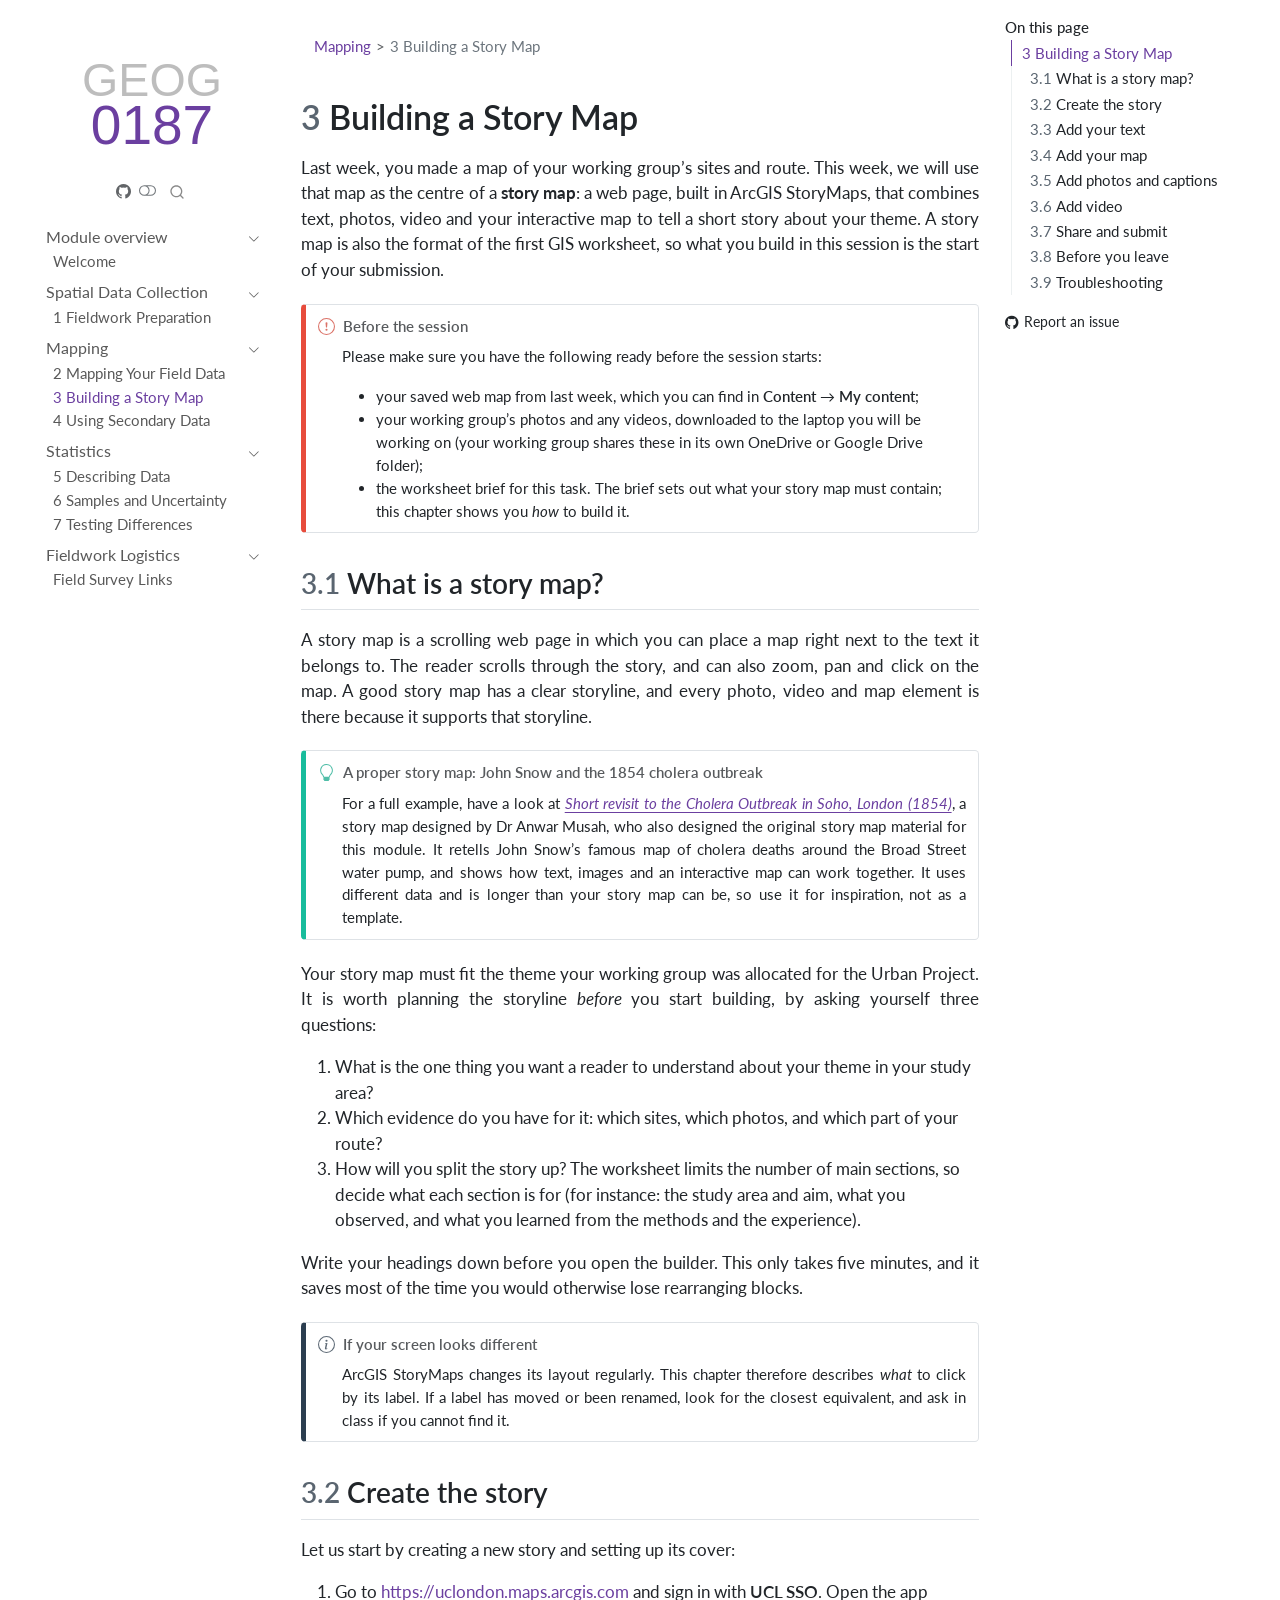
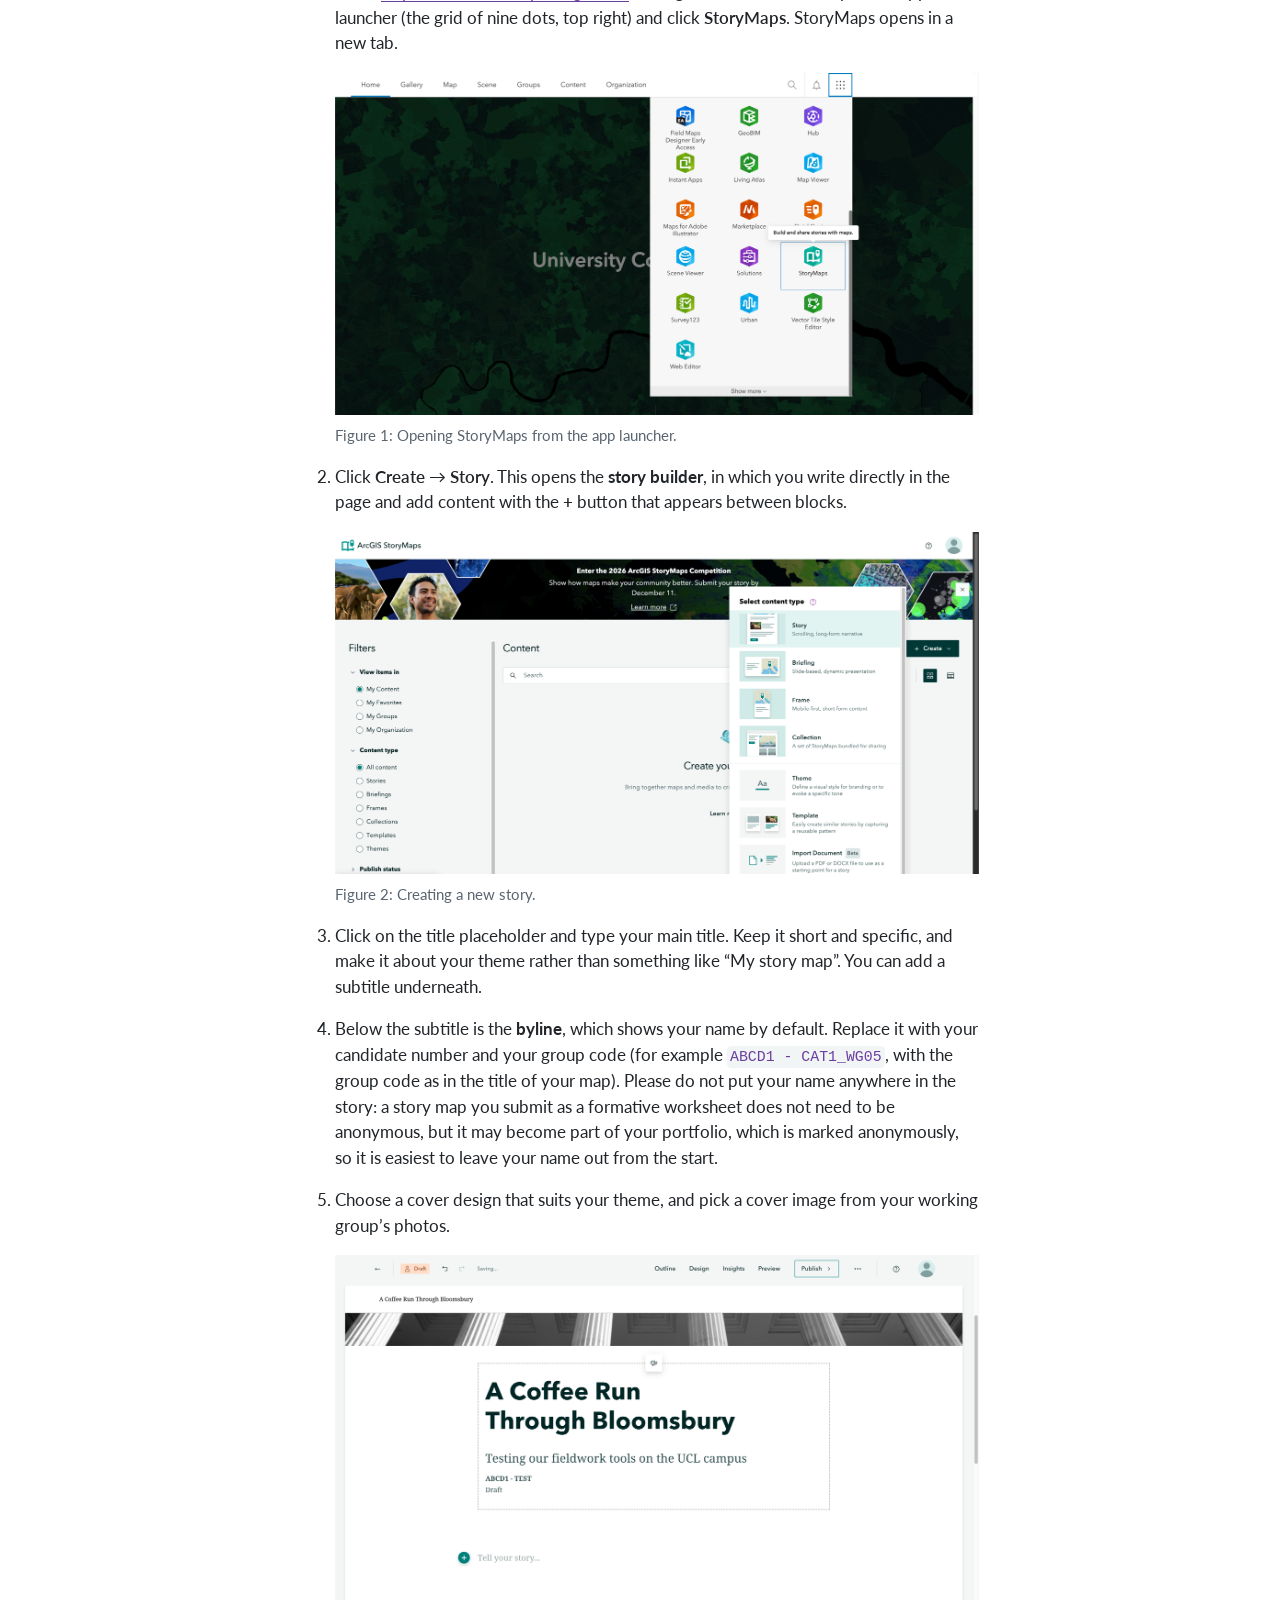
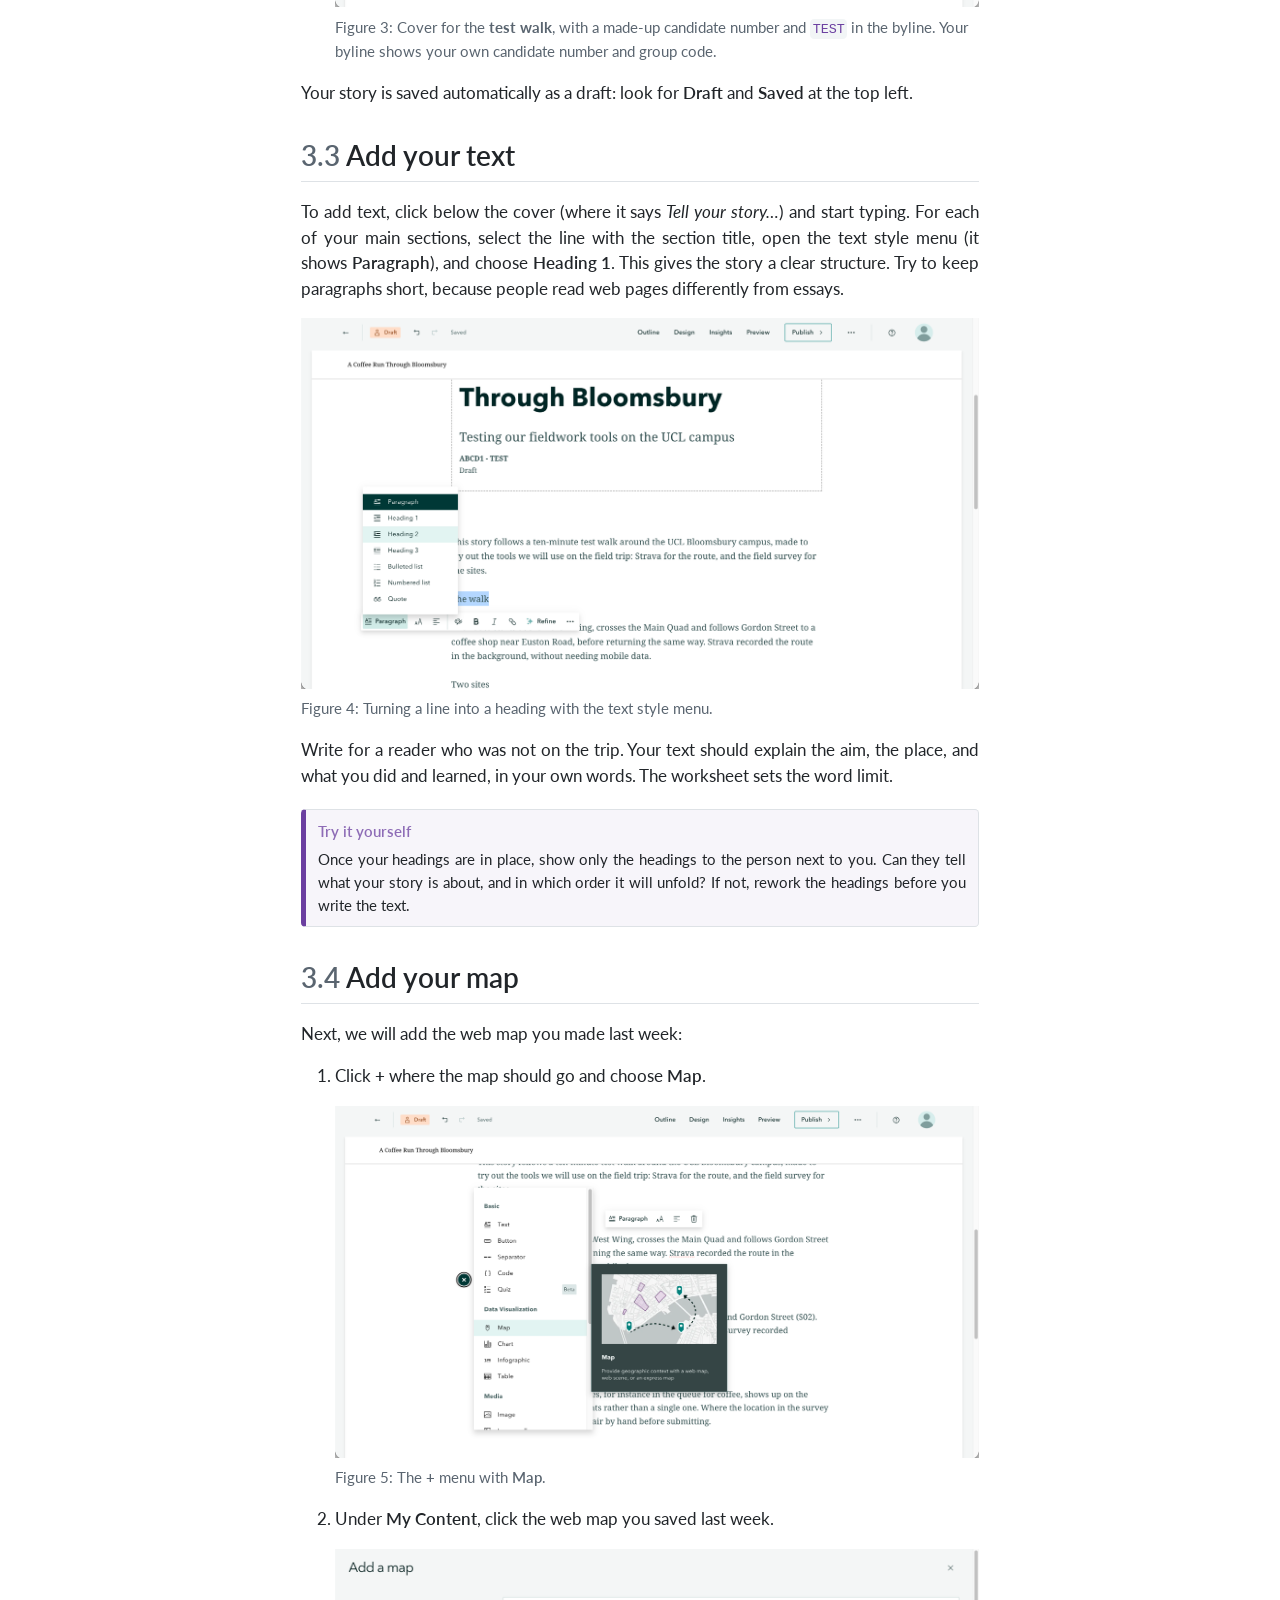
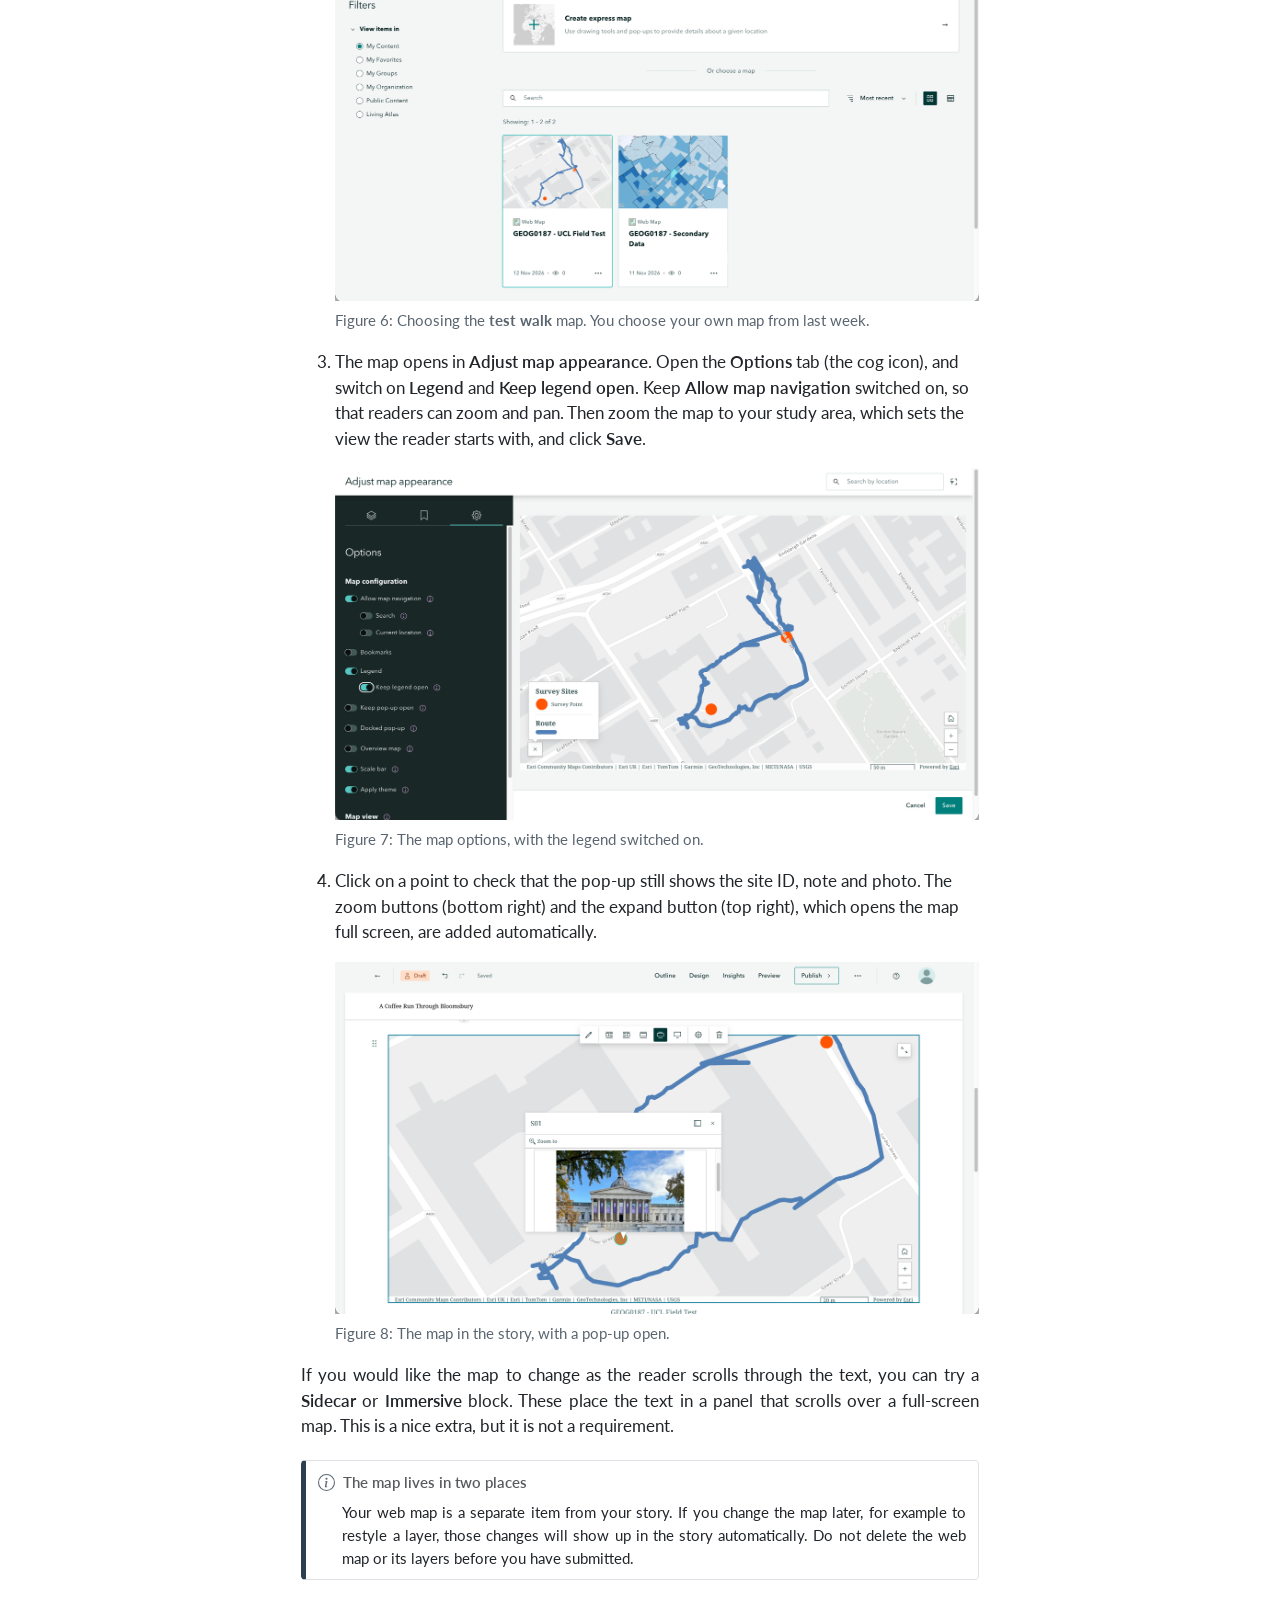
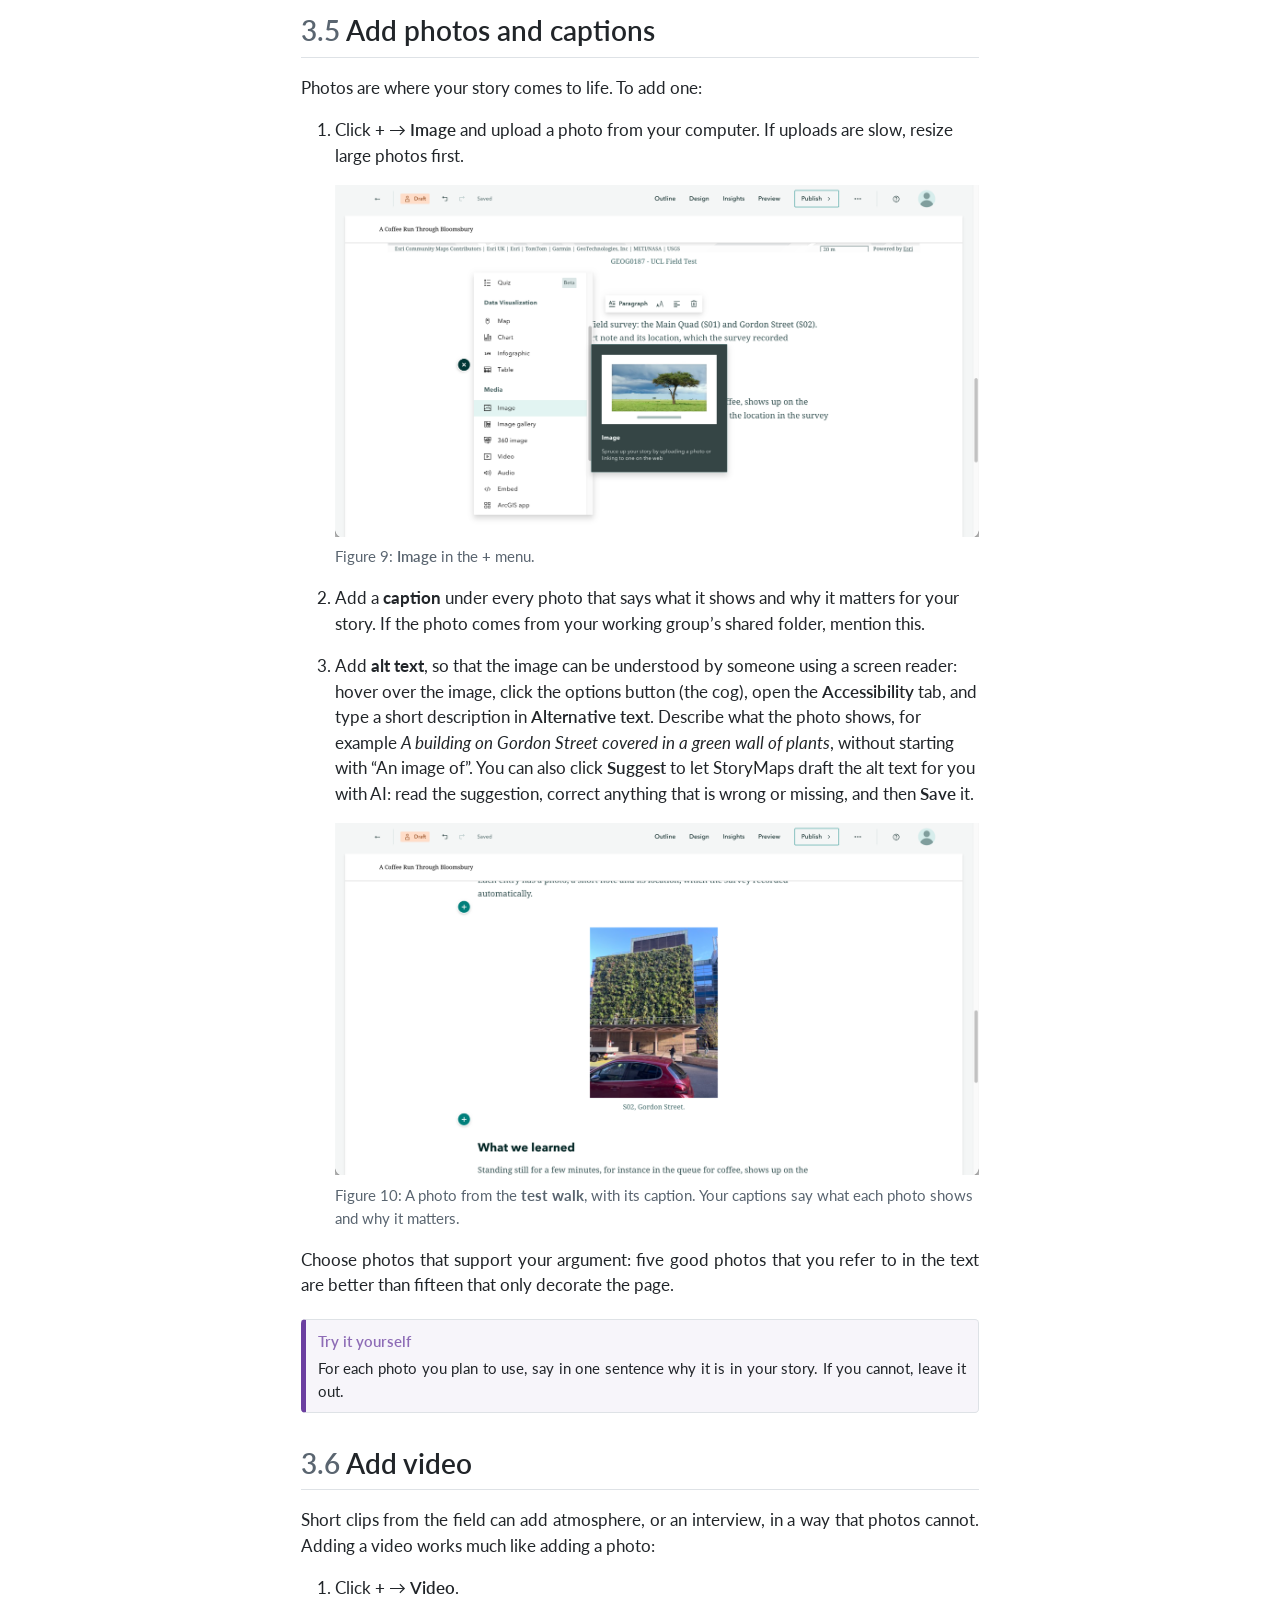
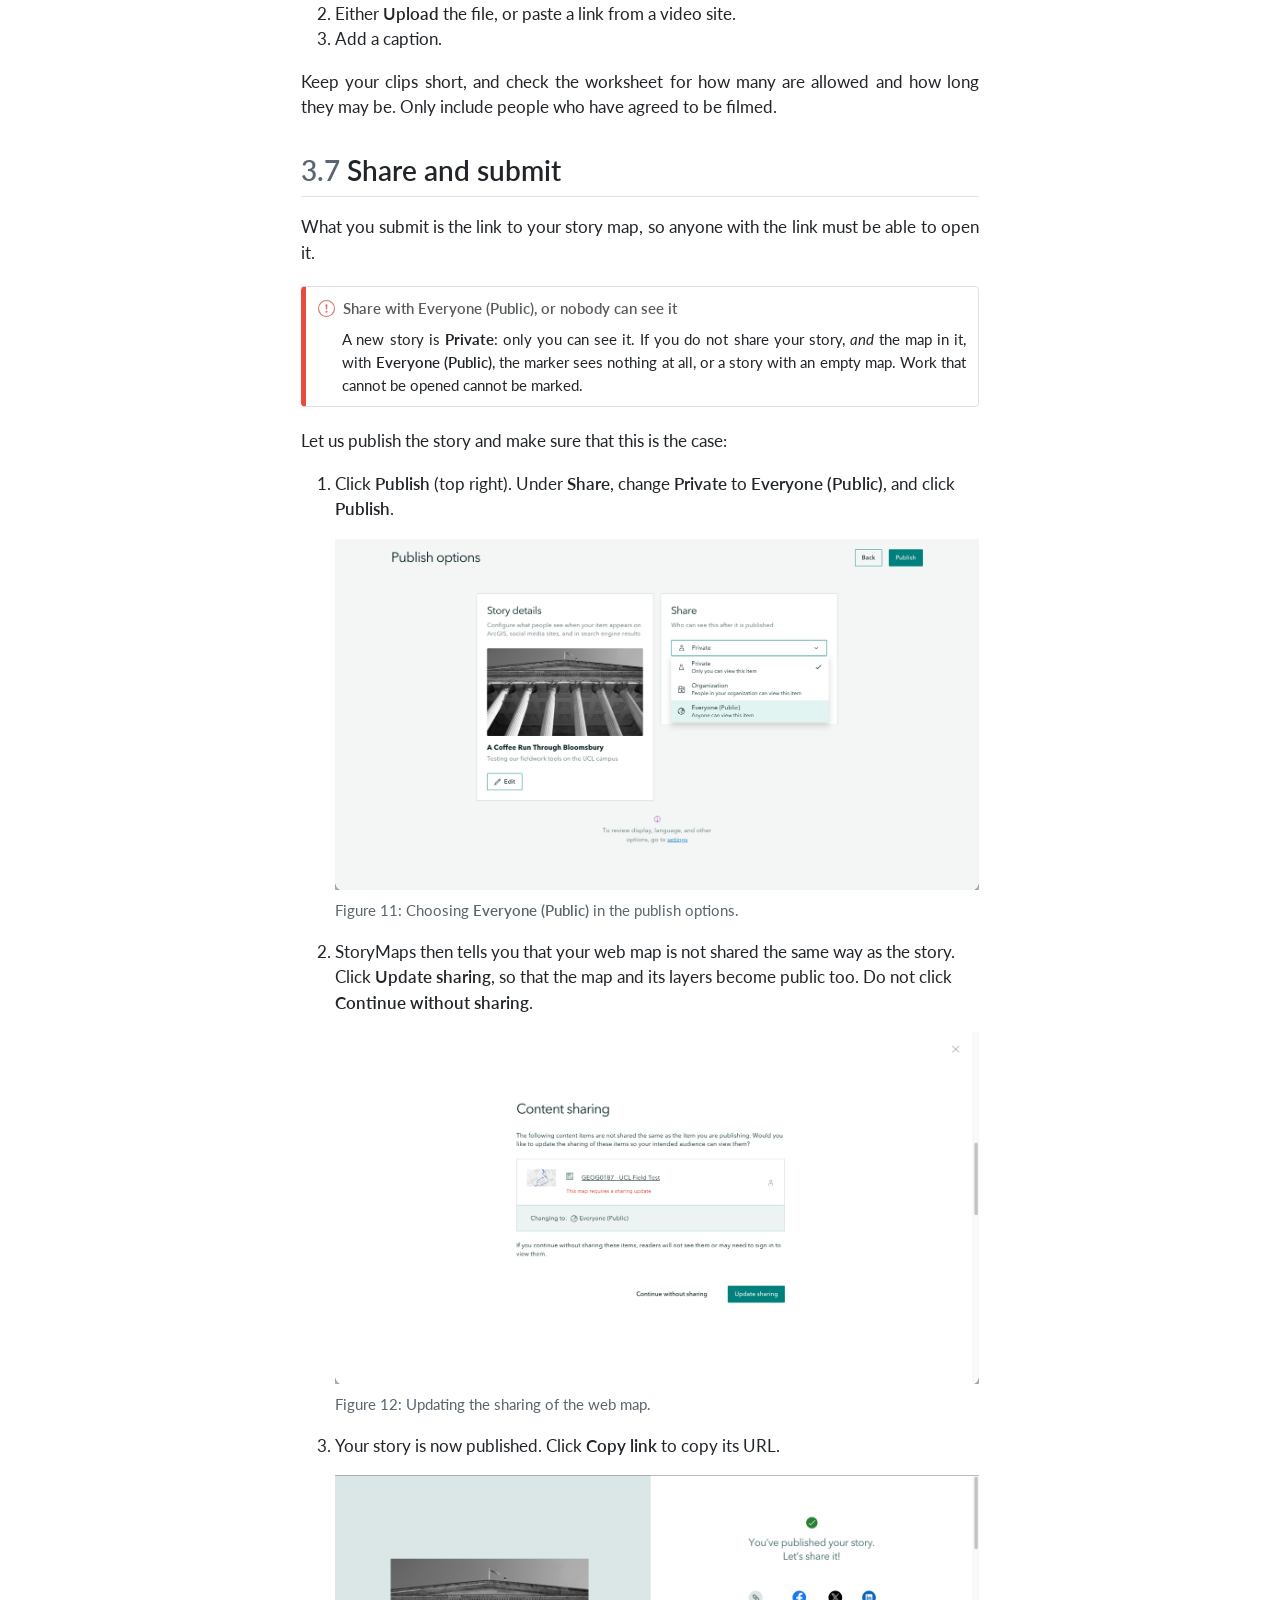
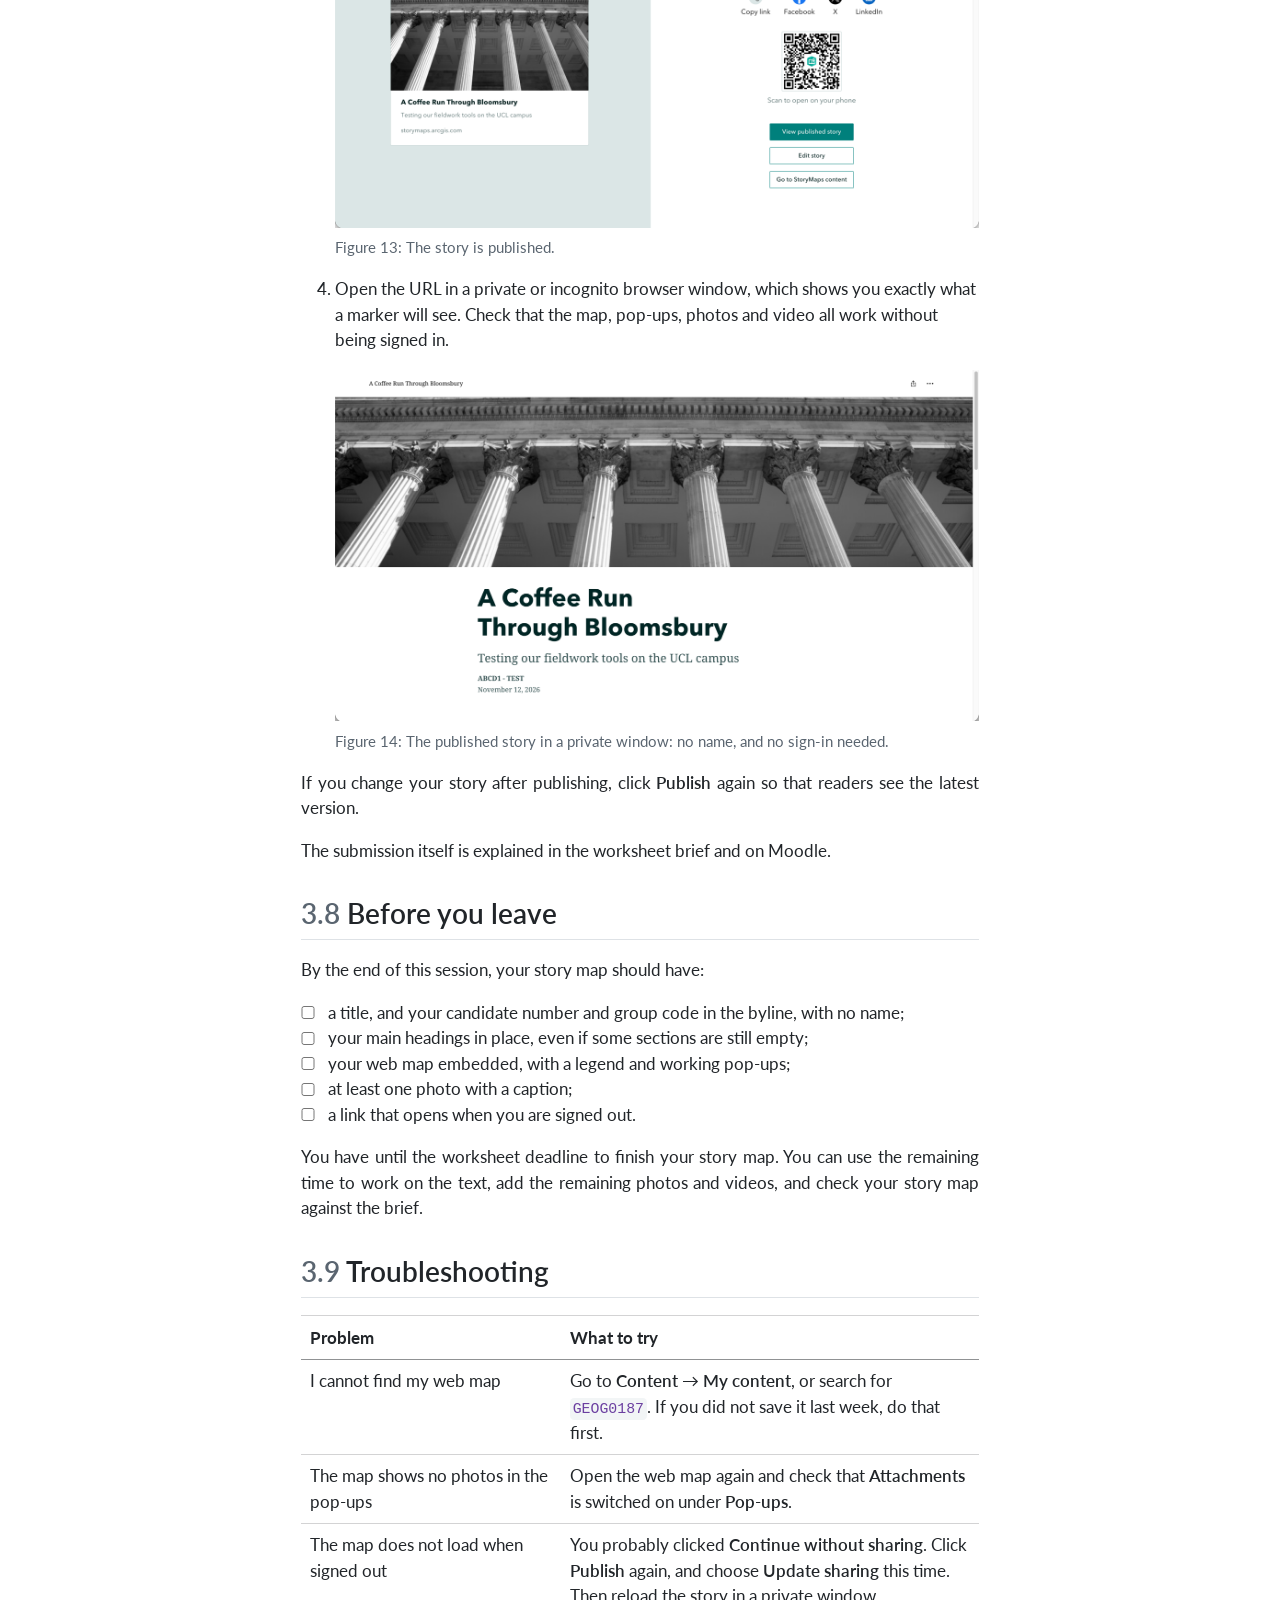
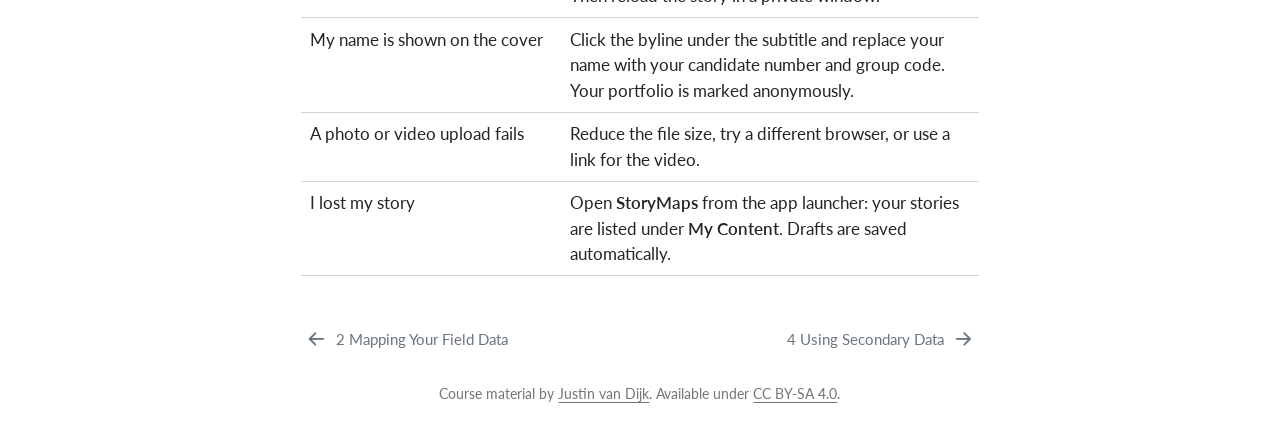
<file: docs/03-storymap.html>
<!DOCTYPE html>
<html xmlns="http://www.w3.org/1999/xhtml" lang="en" xml:lang="en"><head>

<meta charset="utf-8">
<meta name="generator" content="quarto-1.10.18">

<meta name="viewport" content="width=device-width, initial-scale=1.0, user-scalable=yes">


<title>GEOG0187 – GEOG0187</title>
<style>
/* Default styles provided by pandoc.
** See https://pandoc.org/MANUAL.html#variables-for-html for config info.
*/
span.smallcaps{font-variant: small-caps;}
div.columns{display: flex; gap: 1.5em;}
div.column{flex: auto;}
@media screen {
div.columns{gap: min(4vw, 1.5em);}
div.column{overflow-x: auto;}
}
div.hanging-indent{margin-left: 1.5em; text-indent: -1.5em;}
ul.task-list{list-style: none;}
ul.task-list li input[type="checkbox"] {
  width: 0.8em;
  margin: 0 0.8em 0.2em -1em; /* quarto-specific, see https://github.com/quarto-dev/quarto-cli/issues/4556 */ 
  vertical-align: middle;
}
</style>


<script src="site_libs/quarto-nav/quarto-nav.js"></script>
<script src="site_libs/quarto-nav/headroom.min.js"></script>
<script src="site_libs/clipboard/clipboard.min.js"></script>
<script src="site_libs/quarto-search/autocomplete.umd.js"></script>
<script src="site_libs/quarto-search/fuse.min.js"></script>
<script src="site_libs/quarto-search/quarto-search.js"></script>
<meta name="quarto:offset" content="./">
<link href="./04-secondary.html" rel="next">
<link href="./02-mapping.html" rel="prev">
<script src="site_libs/quarto-html/quarto.js" type="module"></script>
<script src="site_libs/quarto-html/tabsets/tabsets.js" type="module"></script>
<script src="site_libs/quarto-html/popper.min.js"></script>
<script src="site_libs/quarto-html/tippy.umd.min.js"></script>
<script src="site_libs/quarto-html/anchor.min.js"></script>
<link href="site_libs/quarto-html/tippy.css" rel="stylesheet">
<link href="site_libs/quarto-html/quarto-syntax-highlighting-eec68b17241c1efd3eae2de50d816e3e.css" rel="stylesheet" class="quarto-color-scheme" id="quarto-text-highlighting-styles">
<link href="site_libs/quarto-html/quarto-syntax-highlighting-dark-25dec783d6e1d11f8e0bba9e4fbb47f4.css" rel="stylesheet" class="quarto-color-scheme quarto-color-alternate" id="quarto-text-highlighting-styles">
<link href="site_libs/quarto-html/quarto-syntax-highlighting-eec68b17241c1efd3eae2de50d816e3e.css" rel="stylesheet" class="quarto-color-scheme-extra" id="quarto-text-highlighting-styles">
<script src="site_libs/bootstrap/bootstrap.min.js"></script>
<link href="site_libs/bootstrap/bootstrap-icons.css" rel="stylesheet">
<link href="site_libs/bootstrap/bootstrap-8d79353691bd49b744ebe41e0f2bbb3e.min.css" rel="stylesheet" append-hash="true" class="quarto-color-scheme" id="quarto-bootstrap" data-mode="light">
<link href="site_libs/bootstrap/bootstrap-dark-c0e2e486b95cbf3f7823dc99e2c36499.min.css" rel="stylesheet" append-hash="true" class="quarto-color-scheme quarto-color-alternate" id="quarto-bootstrap" data-mode="dark">
<link href="site_libs/bootstrap/bootstrap-8d79353691bd49b744ebe41e0f2bbb3e.min.css" rel="stylesheet" append-hash="true" class="quarto-color-scheme-extra" id="quarto-bootstrap" data-mode="light">
<script id="quarto-search-options" type="application/json">{
  "location": "sidebar",
  "copy-button": false,
  "collapse-after": 3,
  "panel-placement": "start",
  "type": "overlay",
  "limit": 50,
  "keyboard-shortcut": [
    "f",
    "/",
    "s"
  ],
  "language": {
    "search-no-results-text": "No results",
    "search-matching-documents-text": "matching documents",
    "search-copy-link-title": "Copy link to search",
    "search-hide-matches-text": "Hide additional matches",
    "search-more-match-text": "more match in this document",
    "search-more-matches-text": "more matches in this document",
    "search-clear-button-title": "Clear",
    "search-text-placeholder": "",
    "search-detached-cancel-button-title": "Cancel",
    "search-submit-button-title": "Submit",
    "search-label": "Search"
  }
}</script>
<style>html{ scroll-behavior: smooth; }</style>


<link rel="stylesheet" href="assets/styles.css">
</head>

<body class="nav-sidebar floating quarto-light"><script id="quarto-html-before-body" type="application/javascript">
    const toggleBodyColorMode = (bsSheetEl) => {
      const mode = bsSheetEl.getAttribute("data-mode");
      const bodyEl = window.document.querySelector("body");
      if (mode === "dark") {
        bodyEl.classList.add("quarto-dark");
        bodyEl.classList.remove("quarto-light");
      } else {
        bodyEl.classList.add("quarto-light");
        bodyEl.classList.remove("quarto-dark");
      }
    }
    const toggleBodyColorPrimary = () => {
      const bsSheetEl = window.document.querySelector("link#quarto-bootstrap:not([rel=disabled-stylesheet])");
      if (bsSheetEl) {
        toggleBodyColorMode(bsSheetEl);
      }
    }
    const setColorSchemeToggle = (alternate) => {
      const toggles = window.document.querySelectorAll('.quarto-color-scheme-toggle');
      for (let i=0; i < toggles.length; i++) {
        const toggle = toggles[i];
        if (toggle) {
          if (alternate) {
            toggle.classList.add("alternate");
          } else {
            toggle.classList.remove("alternate");
          }
        }
      }
    };
    const toggleColorMode = (alternate) => {
      // Switch the stylesheets
      const primaryStylesheets = window.document.querySelectorAll('link.quarto-color-scheme:not(.quarto-color-alternate)');
      const alternateStylesheets = window.document.querySelectorAll('link.quarto-color-scheme.quarto-color-alternate');
      manageTransitions('#quarto-margin-sidebar .nav-link', false);
      if (alternate) {
        // note: dark is layered on light, we don't disable primary!
        enableStylesheet(alternateStylesheets);
        for (const sheetNode of alternateStylesheets) {
          if (sheetNode.id === "quarto-bootstrap") {
            toggleBodyColorMode(sheetNode);
          }
        }
      } else {
        disableStylesheet(alternateStylesheets);
        enableStylesheet(primaryStylesheets)
        toggleBodyColorPrimary();
      }
      manageTransitions('#quarto-margin-sidebar .nav-link', true);
      // Switch the toggles
      setColorSchemeToggle(alternate)
      // Hack to workaround the fact that safari doesn't
      // properly recolor the scrollbar when toggling (#1455)
      if (navigator.userAgent.indexOf('Safari') > 0 && navigator.userAgent.indexOf('Chrome') == -1) {
        manageTransitions("body", false);
        window.scrollTo(0, 1);
        setTimeout(() => {
          window.scrollTo(0, 0);
          manageTransitions("body", true);
        }, 40);
      }
    }
    const disableStylesheet = (stylesheets) => {
      for (let i=0; i < stylesheets.length; i++) {
        const stylesheet = stylesheets[i];
        stylesheet.rel = 'disabled-stylesheet';
      }
    }
    const enableStylesheet = (stylesheets) => {
      for (let i=0; i < stylesheets.length; i++) {
        const stylesheet = stylesheets[i];
        if(stylesheet.rel !== 'stylesheet') { // for Chrome, which will still FOUC without this check
          stylesheet.rel = 'stylesheet';
        }
      }
    }
    const manageTransitions = (selector, allowTransitions) => {
      const els = window.document.querySelectorAll(selector);
      for (let i=0; i < els.length; i++) {
        const el = els[i];
        if (allowTransitions) {
          el.classList.remove('notransition');
        } else {
          el.classList.add('notransition');
        }
      }
    }
    const isFileUrl = () => {
      return window.location.protocol === 'file:';
    }
    const hasAlternateSentinel = () => {
      let styleSentinel = getColorSchemeSentinel();
      if (styleSentinel !== null) {
        return styleSentinel === "alternate";
      } else {
        return false;
      }
    }
    const setStyleSentinel = (alternate) => {
      const value = alternate ? "alternate" : "default";
      if (!isFileUrl()) {
        window.localStorage.setItem("quarto-color-scheme", value);
      } else {
        localAlternateSentinel = value;
      }
    }
    const getColorSchemeSentinel = () => {
      if (!isFileUrl()) {
        const storageValue = window.localStorage.getItem("quarto-color-scheme");
        return storageValue != null ? storageValue : localAlternateSentinel;
      } else {
        return localAlternateSentinel;
      }
    }
    const toggleGiscusIfUsed = (isAlternate, darkModeDefault) => {
      const baseTheme = document.querySelector('#giscus-base-theme')?.value ?? 'light';
      const alternateTheme = document.querySelector('#giscus-alt-theme')?.value ?? 'dark';
      let newTheme = '';
      if(authorPrefersDark) {
        newTheme = isAlternate ? baseTheme : alternateTheme;
      } else {
        newTheme = isAlternate ? alternateTheme : baseTheme;
      }
      const changeGiscusTheme = () => {
        // From: https://github.com/giscus/giscus/issues/336
        const sendMessage = (message) => {
          const iframe = document.querySelector('iframe.giscus-frame');
          if (!iframe) return;
          iframe.contentWindow.postMessage({ giscus: message }, 'https://giscus.app');
        }
        sendMessage({
          setConfig: {
            theme: newTheme
          }
        });
      }
      const isGiscussLoaded = window.document.querySelector('iframe.giscus-frame') !== null;
      if (isGiscussLoaded) {
        changeGiscusTheme();
      }
    };
    const authorPrefersDark = false;
    const darkModeDefault = authorPrefersDark;
      document.querySelector('link#quarto-text-highlighting-styles.quarto-color-scheme-extra').rel = 'disabled-stylesheet';
      document.querySelector('link#quarto-bootstrap.quarto-color-scheme-extra').rel = 'disabled-stylesheet';
    let localAlternateSentinel = darkModeDefault ? 'alternate' : 'default';
    // Dark / light mode switch
    window.quartoToggleColorScheme = () => {
      // Read the current dark / light value
      let toAlternate = !hasAlternateSentinel();
      toggleColorMode(toAlternate);
      setStyleSentinel(toAlternate);
      toggleGiscusIfUsed(toAlternate, darkModeDefault);
      window.dispatchEvent(new Event('resize'));
    };
    // Switch to dark mode if need be
    if (hasAlternateSentinel()) {
      toggleColorMode(true);
    } else {
      toggleColorMode(false);
    }
  </script>

<div id="quarto-search-results"></div>
  <header id="quarto-header" class="headroom fixed-top">
  <nav class="quarto-secondary-nav">
    <div class="container-fluid d-flex">
      <button type="button" class="quarto-btn-toggle btn" data-bs-toggle="collapse" role="button" data-bs-target=".quarto-sidebar-collapse-item" aria-controls="quarto-sidebar" aria-expanded="false" aria-label="Toggle sidebar navigation" onclick="if (window.quartoToggleHeadroom) { window.quartoToggleHeadroom(); }">
        <i class="bi bi-layout-text-sidebar-reverse"></i>
      </button>
        <nav class="quarto-page-breadcrumbs" aria-label="breadcrumb"><ol class="breadcrumb"><li class="breadcrumb-item"><a href="./02-mapping.html">Mapping</a></li><li class="breadcrumb-item"><a href="./03-storymap.html">3 Building a Story Map</a></li></ol></nav>
        <a class="flex-grow-1" role="navigation" data-bs-toggle="collapse" data-bs-target=".quarto-sidebar-collapse-item" aria-controls="quarto-sidebar" aria-expanded="false" aria-label="Toggle sidebar navigation" onclick="if (window.quartoToggleHeadroom) { window.quartoToggleHeadroom(); }">      
        </a>
      <button type="button" class="btn quarto-search-button" aria-label="Search" onclick="window.quartoOpenSearch();">
        <i class="bi bi-search"></i>
      </button>
    </div>
  </nav>
</header>
<!-- content -->
<div id="quarto-content" class="quarto-container page-columns page-rows-contents page-layout-article">
<!-- sidebar -->
  <nav id="quarto-sidebar" class="sidebar collapse collapse-horizontal quarto-sidebar-collapse-item sidebar-navigation floating overflow-auto">
    <div class="pt-lg-2 mt-2 text-left sidebar-header">
      <a href="./index.html" class="sidebar-logo-link">
      <img src="./assets/logo.svg" alt="" class="sidebar-logo light-content py-0 d-lg-inline d-none">
      <img src="./assets/logo.svg" alt="" class="sidebar-logo dark-content py-0 d-lg-inline d-none">
      </a>
      <div class="sidebar-tools-main tools-wide">
    <a href="https://github.com/jtvandijk/GEOG0187" title="" class="quarto-navigation-tool px-1" aria-label=""><i class="bi bi-github"></i></a>
  <a href="" class="quarto-color-scheme-toggle quarto-navigation-tool  px-1" onclick="window.quartoToggleColorScheme(); return false;" title="Toggle dark mode"><i class="bi"></i></a>
    <div id="quarto-search" class="quarto-navigation-tool px-1" title="Search"></div>
</div>
      </div>
    <div class="sidebar-menu-container"> 
    <ul class="list-unstyled mt-1">
        <li class="sidebar-item sidebar-item-section">
      <div class="sidebar-item-container"> 
            <a class="sidebar-item-text sidebar-link text-start" data-bs-toggle="collapse" data-bs-target="#quarto-sidebar-section-1" role="navigation" aria-expanded="true">
 <span class="menu-text">Module overview</span></a>
          <a class="sidebar-item-toggle text-start" data-bs-toggle="collapse" data-bs-target="#quarto-sidebar-section-1" role="navigation" aria-expanded="true" aria-label="Toggle section">
            <i class="bi bi-chevron-right ms-2"></i>
          </a> 
      </div>
      <ul id="quarto-sidebar-section-1" class="collapse list-unstyled sidebar-section depth1 show">  
          <li class="sidebar-item">
  <div class="sidebar-item-container"> 
  <a href="./index.html" class="sidebar-item-text sidebar-link">
 <span class="menu-text">Welcome</span></a>
  </div>
</li>
      </ul>
  </li>
        <li class="sidebar-item sidebar-item-section">
      <div class="sidebar-item-container"> 
            <a class="sidebar-item-text sidebar-link text-start" data-bs-toggle="collapse" data-bs-target="#quarto-sidebar-section-2" role="navigation" aria-expanded="true">
 <span class="menu-text">Spatial Data Collection</span></a>
          <a class="sidebar-item-toggle text-start" data-bs-toggle="collapse" data-bs-target="#quarto-sidebar-section-2" role="navigation" aria-expanded="true" aria-label="Toggle section">
            <i class="bi bi-chevron-right ms-2"></i>
          </a> 
      </div>
      <ul id="quarto-sidebar-section-2" class="collapse list-unstyled sidebar-section depth1 show">  
          <li class="sidebar-item">
  <div class="sidebar-item-container"> 
  <a href="./01-fieldwork.html" class="sidebar-item-text sidebar-link">
 <span class="menu-text">1 Fieldwork Preparation</span></a>
  </div>
</li>
      </ul>
  </li>
        <li class="sidebar-item sidebar-item-section">
      <div class="sidebar-item-container"> 
            <a class="sidebar-item-text sidebar-link text-start" data-bs-toggle="collapse" data-bs-target="#quarto-sidebar-section-3" role="navigation" aria-expanded="true">
 <span class="menu-text">Mapping</span></a>
          <a class="sidebar-item-toggle text-start" data-bs-toggle="collapse" data-bs-target="#quarto-sidebar-section-3" role="navigation" aria-expanded="true" aria-label="Toggle section">
            <i class="bi bi-chevron-right ms-2"></i>
          </a> 
      </div>
      <ul id="quarto-sidebar-section-3" class="collapse list-unstyled sidebar-section depth1 show">  
          <li class="sidebar-item">
  <div class="sidebar-item-container"> 
  <a href="./02-mapping.html" class="sidebar-item-text sidebar-link">
 <span class="menu-text">2 Mapping Your Field Data</span></a>
  </div>
</li>
          <li class="sidebar-item">
  <div class="sidebar-item-container"> 
  <a href="./03-storymap.html" class="sidebar-item-text sidebar-link active">
 <span class="menu-text">3 Building a Story Map</span></a>
  </div>
</li>
          <li class="sidebar-item">
  <div class="sidebar-item-container"> 
  <a href="./04-secondary.html" class="sidebar-item-text sidebar-link">
 <span class="menu-text">4 Using Secondary Data</span></a>
  </div>
</li>
      </ul>
  </li>
        <li class="sidebar-item sidebar-item-section">
      <div class="sidebar-item-container"> 
            <a class="sidebar-item-text sidebar-link text-start" data-bs-toggle="collapse" data-bs-target="#quarto-sidebar-section-4" role="navigation" aria-expanded="true">
 <span class="menu-text">Statistics</span></a>
          <a class="sidebar-item-toggle text-start" data-bs-toggle="collapse" data-bs-target="#quarto-sidebar-section-4" role="navigation" aria-expanded="true" aria-label="Toggle section">
            <i class="bi bi-chevron-right ms-2"></i>
          </a> 
      </div>
      <ul id="quarto-sidebar-section-4" class="collapse list-unstyled sidebar-section depth1 show">  
          <li class="sidebar-item">
  <div class="sidebar-item-container"> 
  <a href="./05-describing.html" class="sidebar-item-text sidebar-link">
 <span class="menu-text">5 Describing Data</span></a>
  </div>
</li>
          <li class="sidebar-item">
  <div class="sidebar-item-container"> 
  <a href="./06-uncertainty.html" class="sidebar-item-text sidebar-link">
 <span class="menu-text">6 Samples and Uncertainty</span></a>
  </div>
</li>
          <li class="sidebar-item">
  <div class="sidebar-item-container"> 
  <a href="./07-testing.html" class="sidebar-item-text sidebar-link">
 <span class="menu-text">7 Testing Differences</span></a>
  </div>
</li>
      </ul>
  </li>
        <li class="sidebar-item sidebar-item-section">
      <div class="sidebar-item-container"> 
            <a class="sidebar-item-text sidebar-link text-start" data-bs-toggle="collapse" data-bs-target="#quarto-sidebar-section-5" role="navigation" aria-expanded="true">
 <span class="menu-text">Fieldwork Logistics</span></a>
          <a class="sidebar-item-toggle text-start" data-bs-toggle="collapse" data-bs-target="#quarto-sidebar-section-5" role="navigation" aria-expanded="true" aria-label="Toggle section">
            <i class="bi bi-chevron-right ms-2"></i>
          </a> 
      </div>
      <ul id="quarto-sidebar-section-5" class="collapse list-unstyled sidebar-section depth1 show">  
          <li class="sidebar-item">
  <div class="sidebar-item-container"> 
  <a href="./survey-links.html" class="sidebar-item-text sidebar-link">
 <span class="menu-text">Field Survey Links</span></a>
  </div>
</li>
      </ul>
  </li>
    </ul>
    </div>
</nav>
<div id="quarto-sidebar-glass" class="quarto-sidebar-collapse-item" data-bs-toggle="collapse" data-bs-target=".quarto-sidebar-collapse-item"></div>
<!-- margin-sidebar -->
    <div id="quarto-margin-sidebar" class="sidebar margin-sidebar">
        <nav id="TOC" role="doc-toc" class="toc-active">
    <h2 id="toc-title">On this page</h2>
   
  <ul>
  <li><a href="#building-a-story-map" id="toc-building-a-story-map" class="nav-link active" data-scroll-target="#building-a-story-map"><span class="header-section-number">3</span> Building a Story Map</a>
  <ul class="collapse">
  <li><a href="#what-is-a-story-map" id="toc-what-is-a-story-map" class="nav-link" data-scroll-target="#what-is-a-story-map"><span class="header-section-number">3.1</span> What is a story map?</a></li>
  <li><a href="#create-the-story" id="toc-create-the-story" class="nav-link" data-scroll-target="#create-the-story"><span class="header-section-number">3.2</span> Create the story</a></li>
  <li><a href="#add-your-text" id="toc-add-your-text" class="nav-link" data-scroll-target="#add-your-text"><span class="header-section-number">3.3</span> Add your text</a></li>
  <li><a href="#add-your-map" id="toc-add-your-map" class="nav-link" data-scroll-target="#add-your-map"><span class="header-section-number">3.4</span> Add your map</a></li>
  <li><a href="#add-photos-and-captions" id="toc-add-photos-and-captions" class="nav-link" data-scroll-target="#add-photos-and-captions"><span class="header-section-number">3.5</span> Add photos and captions</a></li>
  <li><a href="#add-video" id="toc-add-video" class="nav-link" data-scroll-target="#add-video"><span class="header-section-number">3.6</span> Add video</a></li>
  <li><a href="#share-and-submit" id="toc-share-and-submit" class="nav-link" data-scroll-target="#share-and-submit"><span class="header-section-number">3.7</span> Share and submit</a></li>
  <li><a href="#before-you-leave" id="toc-before-you-leave" class="nav-link" data-scroll-target="#before-you-leave"><span class="header-section-number">3.8</span> Before you leave</a></li>
  <li><a href="#troubleshooting" id="toc-troubleshooting" class="nav-link" data-scroll-target="#troubleshooting"><span class="header-section-number">3.9</span> Troubleshooting</a></li>
  </ul></li>
  </ul>
<div class="toc-actions"><ul><li><a href="https://github.com/jtvandijk/GEOG0187/issues/new" class="toc-action"><i class="bi bi-github"></i>Report an issue</a></li></ul></div></nav>
    </div>
<!-- main -->
<main class="content" id="quarto-document-content"><header id="title-block-header" class="quarto-title-block"><nav class="quarto-page-breadcrumbs quarto-title-breadcrumbs d-none d-lg-block" aria-label="breadcrumb"><ol class="breadcrumb"><li class="breadcrumb-item"><a href="./02-mapping.html">Mapping</a></li><li class="breadcrumb-item"><a href="./03-storymap.html">3 Building a Story Map</a></li></ol></nav></header>





<section id="building-a-story-map" class="level1" data-number="3">
<h1 data-number="3"><span class="header-section-number">3</span> Building a Story Map</h1>
<p>Last week, you made a map of your working group’s sites and route. This week, we will use that map as the centre of a <strong>story map</strong>: a web page, built in ArcGIS StoryMaps, that combines text, photos, video and your interactive map to tell a short story about your theme. A story map is also the format of the first GIS worksheet, so what you build in this session is the start of your submission.</p>
<div class="callout callout-style-simple callout-important callout-titled">
<div class="callout-header d-flex align-content-center">
<div class="callout-icon-container">
<i class="callout-icon"></i>
</div>
<div class="callout-title-container flex-fill">
<span class="screen-reader-only">Important</span>Before the session
</div>
</div>
<div class="callout-body-container callout-body">
<p>Please make sure you have the following ready before the session starts:</p>
<ul>
<li>your saved web map from last week, which you can find in <span class="ui">Content</span> → <span class="ui">My content</span>;</li>
<li>your working group’s photos and any videos, downloaded to the laptop you will be working on (your working group shares these in its own OneDrive or Google Drive folder);</li>
<li>the worksheet brief for this task. The brief sets out what your story map must contain; this chapter shows you <em>how</em> to build it.</li>
</ul>
</div>
</div>
<section id="what-is-a-story-map" class="level2" data-number="3.1">
<h2 data-number="3.1" class="anchored" data-anchor-id="what-is-a-story-map"><span class="header-section-number">3.1</span> What is a story map?</h2>
<p>A story map is a scrolling web page in which you can place a map right next to the text it belongs to. The reader scrolls through the story, and can also zoom, pan and click on the map. A good story map has a clear storyline, and every photo, video and map element is there because it supports that storyline.</p>
<div class="callout callout-style-simple callout-tip callout-titled">
<div class="callout-header d-flex align-content-center">
<div class="callout-icon-container">
<i class="callout-icon"></i>
</div>
<div class="callout-title-container flex-fill">
<span class="screen-reader-only">Tip</span>A proper story map: John Snow and the 1854 cholera outbreak
</div>
</div>
<div class="callout-body-container callout-body">
<p>For a full example, have a look at <a href="https://storymaps.arcgis.com/stories/d56637a2dea048adbb520082eddea076"><em>Short revisit to the Cholera Outbreak in Soho, London (1854)</em></a>, a story map designed by Dr Anwar Musah, who also designed the original story map material for this module. It retells John Snow’s famous map of cholera deaths around the Broad Street water pump, and shows how text, images and an interactive map can work together. It uses different data and is longer than your story map can be, so use it for inspiration, not as a template.</p>
</div>
</div>
<p>Your story map must fit the theme your working group was allocated for the Urban Project. It is worth planning the storyline <em>before</em> you start building, by asking yourself three questions:</p>
<ol type="1">
<li>What is the one thing you want a reader to understand about your theme in your study area?</li>
<li>Which evidence do you have for it: which sites, which photos, and which part of your route?</li>
<li>How will you split the story up? The worksheet limits the number of main sections, so decide what each section is for (for instance: the study area and aim, what you observed, and what you learned from the methods and the experience).</li>
</ol>
<p>Write your headings down before you open the builder. This only takes five minutes, and it saves most of the time you would otherwise lose rearranging blocks.</p>
<div class="callout callout-style-simple callout-note callout-titled">
<div class="callout-header d-flex align-content-center">
<div class="callout-icon-container">
<i class="callout-icon"></i>
</div>
<div class="callout-title-container flex-fill">
<span class="screen-reader-only">Note</span>If your screen looks different
</div>
</div>
<div class="callout-body-container callout-body">
<p>ArcGIS StoryMaps changes its layout regularly. This chapter therefore describes <em>what</em> to click by its label. If a label has moved or been renamed, look for the closest equivalent, and ask in class if you cannot find it.</p>
</div>
</div>
</section>
<section id="create-the-story" class="level2" data-number="3.2">
<h2 data-number="3.2" class="anchored" data-anchor-id="create-the-story"><span class="header-section-number">3.2</span> Create the story</h2>
<p>Let us start by creating a new story and setting up its cover:</p>
<ol type="1">
<li><p>Go to <a href="https://uclondon.maps.arcgis.com">https://uclondon.maps.arcgis.com</a> and sign in with <span class="ui">UCL SSO</span>. Open the app launcher (the grid of nine dots, top right) and click <span class="ui">StoryMaps</span>. StoryMaps opens in a new tab.</p>
<div id="fig-app-launcher" class="quarto-float quarto-figure quarto-figure-center anchored" alt="ArcGIS Online home page with the app launcher open and StoryMaps highlighted">
<figure class="quarto-float quarto-float-fig figure">
<div aria-describedby="fig-app-launcher-caption-0ceaefa1-69ba-4598-a22c-09a6ac19f8ca">
<img src="images/w03/app-launcher.png" class="img-fluid figure-img" alt="ArcGIS Online home page with the app launcher open and StoryMaps highlighted">
</div>
<figcaption class="quarto-float-caption-bottom quarto-float-caption quarto-float-fig" id="fig-app-launcher-caption-0ceaefa1-69ba-4598-a22c-09a6ac19f8ca">
Figure&nbsp;1: Opening StoryMaps from the app launcher.
</figcaption>
</figure>
</div></li>
<li><p>Click <span class="ui">Create</span> → <span class="ui">Story</span>. This opens the <strong>story builder</strong>, in which you write directly in the page and add content with the <span class="ui">+</span> button that appears between blocks.</p>
<div id="fig-create-story" class="quarto-float quarto-figure quarto-figure-center anchored" alt="ArcGIS StoryMaps content page with the Create menu open and Story at the top of the list of content types">
<figure class="quarto-float quarto-float-fig figure">
<div aria-describedby="fig-create-story-caption-0ceaefa1-69ba-4598-a22c-09a6ac19f8ca">
<img src="images/w03/create-story.png" class="img-fluid figure-img" alt="ArcGIS StoryMaps content page with the Create menu open and Story at the top of the list of content types">
</div>
<figcaption class="quarto-float-caption-bottom quarto-float-caption quarto-float-fig" id="fig-create-story-caption-0ceaefa1-69ba-4598-a22c-09a6ac19f8ca">
Figure&nbsp;2: Creating a new story.
</figcaption>
</figure>
</div></li>
<li><p>Click on the title placeholder and type your main title. Keep it short and specific, and make it about your theme rather than something like “My story map”. You can add a subtitle underneath.</p></li>
<li><p>Below the subtitle is the <strong>byline</strong>, which shows your name by default. Replace it with your candidate number and your group code (for example <code>ABCD1 - CAT1_WG05</code>, with the group code as in the title of your map). Please do not put your name anywhere in the story: a story map you submit as a formative worksheet does not need to be anonymous, but it may become part of your portfolio, which is marked anonymously, so it is easiest to leave your name out from the start.</p></li>
<li><p>Choose a cover design that suits your theme, and pick a cover image from your working group’s photos.</p>
<div id="fig-cover" class="quarto-float quarto-figure quarto-figure-center anchored" alt="Story builder with a cover titled A Coffee Run Through Bloomsbury, subtitle Testing our fieldwork tools on the UCL campus, byline ABCD1 - TEST, and a photo of columns as cover image">
<figure class="quarto-float quarto-float-fig figure">
<div aria-describedby="fig-cover-caption-0ceaefa1-69ba-4598-a22c-09a6ac19f8ca">
<img src="images/w03/cover.png" class="img-fluid figure-img" alt="Story builder with a cover titled A Coffee Run Through Bloomsbury, subtitle Testing our fieldwork tools on the UCL campus, byline ABCD1 - TEST, and a photo of columns as cover image">
</div>
<figcaption class="quarto-float-caption-bottom quarto-float-caption quarto-float-fig" id="fig-cover-caption-0ceaefa1-69ba-4598-a22c-09a6ac19f8ca">
Figure&nbsp;3: Cover for the <strong>test walk</strong>, with a made-up candidate number and <code>TEST</code> in the byline. Your byline shows your own candidate number and group code.
</figcaption>
</figure>
</div></li>
</ol>
<p>Your story is saved automatically as a draft: look for <span class="ui">Draft</span> and <span class="ui">Saved</span> at the top left.</p>
</section>
<section id="add-your-text" class="level2" data-number="3.3">
<h2 data-number="3.3" class="anchored" data-anchor-id="add-your-text"><span class="header-section-number">3.3</span> Add your text</h2>
<p>To add text, click below the cover (where it says <em>Tell your story…</em>) and start typing. For each of your main sections, select the line with the section title, open the text style menu (it shows <span class="ui">Paragraph</span>), and choose <span class="ui">Heading 1</span>. This gives the story a clear structure. Try to keep paragraphs short, because people read web pages differently from essays.</p>
<div id="fig-text-style" class="quarto-float quarto-figure quarto-figure-center anchored" alt="Story builder with the text style menu open, listing Paragraph, Heading 1, Heading 2, Heading 3, Bulleted list, Numbered list and Quote">
<figure class="quarto-float quarto-float-fig figure">
<div aria-describedby="fig-text-style-caption-0ceaefa1-69ba-4598-a22c-09a6ac19f8ca">
<img src="images/w03/text-style.png" class="img-fluid figure-img" alt="Story builder with the text style menu open, listing Paragraph, Heading 1, Heading 2, Heading 3, Bulleted list, Numbered list and Quote">
</div>
<figcaption class="quarto-float-caption-bottom quarto-float-caption quarto-float-fig" id="fig-text-style-caption-0ceaefa1-69ba-4598-a22c-09a6ac19f8ca">
Figure&nbsp;4: Turning a line into a heading with the text style menu.
</figcaption>
</figure>
</div>
<p>Write for a reader who was not on the trip. Your text should explain the aim, the place, and what you did and learned, in your own words. The worksheet sets the word limit.</p>
<div class="exercise callout callout-style-simple callout-note no-icon callout-titled">
<div class="callout-header d-flex align-content-center">
<div class="callout-icon-container">
<i class="callout-icon no-icon"></i>
</div>
<div class="callout-title-container flex-fill">
<span class="screen-reader-only">Note</span>Try it yourself
</div>
</div>
<div class="callout-body-container callout-body">
<p>Once your headings are in place, show only the headings to the person next to you. Can they tell what your story is about, and in which order it will unfold? If not, rework the headings before you write the text.</p>
</div>
</div>
</section>
<section id="add-your-map" class="level2" data-number="3.4">
<h2 data-number="3.4" class="anchored" data-anchor-id="add-your-map"><span class="header-section-number">3.4</span> Add your map</h2>
<p>Next, we will add the web map you made last week:</p>
<ol type="1">
<li><p>Click <span class="ui">+</span> where the map should go and choose <span class="ui">Map</span>.</p>
<div id="fig-block-menu" class="quarto-float quarto-figure quarto-figure-center anchored" alt="The block menu in the story builder with Text, Button, Separator, Code, Quiz, Map, Chart, Infographic, Table and Image, with Map highlighted">
<figure class="quarto-float quarto-float-fig figure">
<div aria-describedby="fig-block-menu-caption-0ceaefa1-69ba-4598-a22c-09a6ac19f8ca">
<img src="images/w03/block-menu.png" class="img-fluid figure-img" alt="The block menu in the story builder with Text, Button, Separator, Code, Quiz, Map, Chart, Infographic, Table and Image, with Map highlighted">
</div>
<figcaption class="quarto-float-caption-bottom quarto-float-caption quarto-float-fig" id="fig-block-menu-caption-0ceaefa1-69ba-4598-a22c-09a6ac19f8ca">
Figure&nbsp;5: The <span class="ui">+</span> menu with <span class="ui">Map</span>.
</figcaption>
</figure>
</div></li>
<li><p>Under <span class="ui">My Content</span>, click the web map you saved last week.</p>
<div id="fig-add-map" class="quarto-float quarto-figure quarto-figure-center anchored" alt="Add a map panel with My Content selected and two web maps, GEOG0187 - UCL Field Test and GEOG0187 - Secondary Data">
<figure class="quarto-float quarto-float-fig figure">
<div aria-describedby="fig-add-map-caption-0ceaefa1-69ba-4598-a22c-09a6ac19f8ca">
<img src="images/w03/add-map.png" class="img-fluid figure-img" alt="Add a map panel with My Content selected and two web maps, GEOG0187 - UCL Field Test and GEOG0187 - Secondary Data">
</div>
<figcaption class="quarto-float-caption-bottom quarto-float-caption quarto-float-fig" id="fig-add-map-caption-0ceaefa1-69ba-4598-a22c-09a6ac19f8ca">
Figure&nbsp;6: Choosing the <strong>test walk</strong> map. You choose your own map from last week.
</figcaption>
</figure>
</div></li>
<li><p>The map opens in <span class="ui">Adjust map appearance</span>. Open the <span class="ui">Options</span> tab (the cog icon), and switch on <span class="ui">Legend</span> and <span class="ui">Keep legend open</span>. Keep <span class="ui">Allow map navigation</span> switched on, so that readers can zoom and pan. Then zoom the map to your study area, which sets the view the reader starts with, and click <span class="ui">Save</span>.</p>
<div id="fig-map-options" class="quarto-float quarto-figure quarto-figure-center anchored" alt="Adjust map appearance with the Options tab open: Allow map navigation, Legend, Keep legend open and Scale bar switched on, next to a preview of the map with its legend">
<figure class="quarto-float quarto-float-fig figure">
<div aria-describedby="fig-map-options-caption-0ceaefa1-69ba-4598-a22c-09a6ac19f8ca">
<img src="images/w03/map-options.png" class="img-fluid figure-img" alt="Adjust map appearance with the Options tab open: Allow map navigation, Legend, Keep legend open and Scale bar switched on, next to a preview of the map with its legend">
</div>
<figcaption class="quarto-float-caption-bottom quarto-float-caption quarto-float-fig" id="fig-map-options-caption-0ceaefa1-69ba-4598-a22c-09a6ac19f8ca">
Figure&nbsp;7: The map options, with the legend switched on.
</figcaption>
</figure>
</div></li>
<li><p>Click on a point to check that the pop-up still shows the site ID, note and photo. The zoom buttons (bottom right) and the expand button (top right), which opens the map full screen, are added automatically.</p>
<div id="fig-map-block" class="quarto-float quarto-figure quarto-figure-center anchored" alt="Map block in the story with the route, an open pop-up for site S01 showing a photo of the UCL Portico, zoom buttons at the bottom right and an expand button at the top right">
<figure class="quarto-float quarto-float-fig figure">
<div aria-describedby="fig-map-block-caption-0ceaefa1-69ba-4598-a22c-09a6ac19f8ca">
<img src="images/w03/map-block.png" class="img-fluid figure-img" alt="Map block in the story with the route, an open pop-up for site S01 showing a photo of the UCL Portico, zoom buttons at the bottom right and an expand button at the top right">
</div>
<figcaption class="quarto-float-caption-bottom quarto-float-caption quarto-float-fig" id="fig-map-block-caption-0ceaefa1-69ba-4598-a22c-09a6ac19f8ca">
Figure&nbsp;8: The map in the story, with a pop-up open.
</figcaption>
</figure>
</div></li>
</ol>
<p>If you would like the map to change as the reader scrolls through the text, you can try a <span class="ui">Sidecar</span> or <span class="ui">Immersive</span> block. These place the text in a panel that scrolls over a full-screen map. This is a nice extra, but it is not a requirement.</p>
<div class="callout callout-style-simple callout-note callout-titled">
<div class="callout-header d-flex align-content-center">
<div class="callout-icon-container">
<i class="callout-icon"></i>
</div>
<div class="callout-title-container flex-fill">
<span class="screen-reader-only">Note</span>The map lives in two places
</div>
</div>
<div class="callout-body-container callout-body">
<p>Your web map is a separate item from your story. If you change the map later, for example to restyle a layer, those changes will show up in the story automatically. Do not delete the web map or its layers before you have submitted.</p>
</div>
</div>
</section>
<section id="add-photos-and-captions" class="level2" data-number="3.5">
<h2 data-number="3.5" class="anchored" data-anchor-id="add-photos-and-captions"><span class="header-section-number">3.5</span> Add photos and captions</h2>
<p>Photos are where your story comes to life. To add one:</p>
<ol type="1">
<li><p>Click <span class="ui">+</span> → <span class="ui">Image</span> and upload a photo from your computer. If uploads are slow, resize large photos first.</p>
<div id="fig-image-menu" class="quarto-float quarto-figure quarto-figure-center anchored" alt="The block menu scrolled down to Media, with Image highlighted">
<figure class="quarto-float quarto-float-fig figure">
<div aria-describedby="fig-image-menu-caption-0ceaefa1-69ba-4598-a22c-09a6ac19f8ca">
<img src="images/w03/image-menu.png" class="img-fluid figure-img" alt="The block menu scrolled down to Media, with Image highlighted">
</div>
<figcaption class="quarto-float-caption-bottom quarto-float-caption quarto-float-fig" id="fig-image-menu-caption-0ceaefa1-69ba-4598-a22c-09a6ac19f8ca">
Figure&nbsp;9: <span class="ui">Image</span> in the <span class="ui">+</span> menu.
</figcaption>
</figure>
</div></li>
<li><p>Add a <strong>caption</strong> under every photo that says what it shows and why it matters for your story. If the photo comes from your working group’s shared folder, mention this.</p></li>
<li><p>Add <strong>alt text</strong>, so that the image can be understood by someone using a screen reader: hover over the image, click the options button (the cog), open the <span class="ui">Accessibility</span> tab, and type a short description in <span class="ui">Alternative text</span>. Describe what the photo shows, for example <em>A building on Gordon Street covered in a green wall of plants</em>, without starting with “An image of”. You can also click <span class="ui">Suggest</span> to let StoryMaps draft the alt text for you with AI: read the suggestion, correct anything that is wrong or missing, and then <span class="ui">Save</span> it.</p>
<div id="fig-image-block" class="quarto-float quarto-figure quarto-figure-center anchored" alt="Image block in the story showing a building with a green wall and a red car, with the caption S02, Gordon Street">
<figure class="quarto-float quarto-float-fig figure">
<div aria-describedby="fig-image-block-caption-0ceaefa1-69ba-4598-a22c-09a6ac19f8ca">
<img src="images/w03/image-block.png" class="img-fluid figure-img" alt="Image block in the story showing a building with a green wall and a red car, with the caption S02, Gordon Street">
</div>
<figcaption class="quarto-float-caption-bottom quarto-float-caption quarto-float-fig" id="fig-image-block-caption-0ceaefa1-69ba-4598-a22c-09a6ac19f8ca">
Figure&nbsp;10: A photo from the <strong>test walk</strong>, with its caption. Your captions say what each photo shows and why it matters.
</figcaption>
</figure>
</div></li>
</ol>
<p>Choose photos that support your argument: five good photos that you refer to in the text are better than fifteen that only decorate the page.</p>
<div class="exercise callout callout-style-simple callout-note no-icon callout-titled">
<div class="callout-header d-flex align-content-center">
<div class="callout-icon-container">
<i class="callout-icon no-icon"></i>
</div>
<div class="callout-title-container flex-fill">
<span class="screen-reader-only">Note</span>Try it yourself
</div>
</div>
<div class="callout-body-container callout-body">
<p>For each photo you plan to use, say in one sentence why it is in your story. If you cannot, leave it out.</p>
</div>
</div>
</section>
<section id="add-video" class="level2" data-number="3.6">
<h2 data-number="3.6" class="anchored" data-anchor-id="add-video"><span class="header-section-number">3.6</span> Add video</h2>
<p>Short clips from the field can add atmosphere, or an interview, in a way that photos cannot. Adding a video works much like adding a photo:</p>
<ol type="1">
<li>Click <span class="ui">+</span> → <span class="ui">Video</span>.</li>
<li>Either <span class="ui">Upload</span> the file, or paste a link from a video site.</li>
<li>Add a caption.</li>
</ol>
<p>Keep your clips short, and check the worksheet for how many are allowed and how long they may be. Only include people who have agreed to be filmed.</p>
</section>
<section id="share-and-submit" class="level2" data-number="3.7">
<h2 data-number="3.7" class="anchored" data-anchor-id="share-and-submit"><span class="header-section-number">3.7</span> Share and submit</h2>
<p>What you submit is the link to your story map, so anyone with the link must be able to open it.</p>
<div class="callout callout-style-simple callout-important callout-titled">
<div class="callout-header d-flex align-content-center">
<div class="callout-icon-container">
<i class="callout-icon"></i>
</div>
<div class="callout-title-container flex-fill">
<span class="screen-reader-only">Important</span>Share with Everyone (Public), or nobody can see it
</div>
</div>
<div class="callout-body-container callout-body">
<p>A new story is <strong>Private</strong>: only you can see it. If you do not share your story, <em>and</em> the map in it, with <span class="ui">Everyone (Public)</span>, the marker sees nothing at all, or a story with an empty map. Work that cannot be opened cannot be marked.</p>
</div>
</div>
<p>Let us publish the story and make sure that this is the case:</p>
<ol type="1">
<li><p>Click <span class="ui">Publish</span> (top right). Under <span class="ui">Share</span>, change <span class="ui">Private</span> to <span class="ui">Everyone (Public)</span>, and click <span class="ui">Publish</span>.</p>
<div id="fig-publish-options" class="quarto-float quarto-figure quarto-figure-center anchored" alt="Publish options with Story details on the left and the Share drop-down on the right, open on Private, Organization and Everyone (Public)">
<figure class="quarto-float quarto-float-fig figure">
<div aria-describedby="fig-publish-options-caption-0ceaefa1-69ba-4598-a22c-09a6ac19f8ca">
<img src="images/w03/publish-options.png" class="img-fluid figure-img" alt="Publish options with Story details on the left and the Share drop-down on the right, open on Private, Organization and Everyone (Public)">
</div>
<figcaption class="quarto-float-caption-bottom quarto-float-caption quarto-float-fig" id="fig-publish-options-caption-0ceaefa1-69ba-4598-a22c-09a6ac19f8ca">
Figure&nbsp;11: Choosing <span class="ui">Everyone (Public)</span> in the publish options.
</figcaption>
</figure>
</div></li>
<li><p>StoryMaps then tells you that your web map is not shared the same way as the story. Click <span class="ui">Update sharing</span>, so that the map and its layers become public too. Do not click <span class="ui">Continue without sharing</span>.</p>
<div id="fig-content-sharing" class="quarto-float quarto-figure quarto-figure-center anchored" alt="Content sharing dialog saying the web map GEOG0187 - UCL Field Test requires a sharing update, changing to Everyone (Public), with Continue without sharing and Update sharing buttons">
<figure class="quarto-float quarto-float-fig figure">
<div aria-describedby="fig-content-sharing-caption-0ceaefa1-69ba-4598-a22c-09a6ac19f8ca">
<img src="images/w03/content-sharing.png" class="img-fluid figure-img" alt="Content sharing dialog saying the web map GEOG0187 - UCL Field Test requires a sharing update, changing to Everyone (Public), with Continue without sharing and Update sharing buttons">
</div>
<figcaption class="quarto-float-caption-bottom quarto-float-caption quarto-float-fig" id="fig-content-sharing-caption-0ceaefa1-69ba-4598-a22c-09a6ac19f8ca">
Figure&nbsp;12: Updating the sharing of the web map.
</figcaption>
</figure>
</div></li>
<li><p>Your story is now published. Click <span class="ui">Copy link</span> to copy its URL.</p>
<div id="fig-published" class="quarto-float quarto-figure quarto-figure-center anchored" alt="Confirmation page saying You've published your story, with Copy link, social media buttons, a QR code and buttons to view or edit the story">
<figure class="quarto-float quarto-float-fig figure">
<div aria-describedby="fig-published-caption-0ceaefa1-69ba-4598-a22c-09a6ac19f8ca">
<img src="images/w03/published.png" class="img-fluid figure-img" alt="Confirmation page saying You've published your story, with Copy link, social media buttons, a QR code and buttons to view or edit the story">
</div>
<figcaption class="quarto-float-caption-bottom quarto-float-caption quarto-float-fig" id="fig-published-caption-0ceaefa1-69ba-4598-a22c-09a6ac19f8ca">
Figure&nbsp;13: The story is published.
</figcaption>
</figure>
</div></li>
<li><p>Open the URL in a private or incognito browser window, which shows you exactly what a marker will see. Check that the map, pop-ups, photos and video all work without being signed in.</p>
<div id="fig-private-window" class="quarto-float quarto-figure quarto-figure-center anchored" alt="The published story open in an incognito window, with the cover photo, title, subtitle and byline ABCD1 - TEST">
<figure class="quarto-float quarto-float-fig figure">
<div aria-describedby="fig-private-window-caption-0ceaefa1-69ba-4598-a22c-09a6ac19f8ca">
<img src="images/w03/private-window.png" class="img-fluid figure-img" alt="The published story open in an incognito window, with the cover photo, title, subtitle and byline ABCD1 - TEST">
</div>
<figcaption class="quarto-float-caption-bottom quarto-float-caption quarto-float-fig" id="fig-private-window-caption-0ceaefa1-69ba-4598-a22c-09a6ac19f8ca">
Figure&nbsp;14: The published story in a private window: no name, and no sign-in needed.
</figcaption>
</figure>
</div></li>
</ol>
<p>If you change your story after publishing, click <span class="ui">Publish</span> again so that readers see the latest version.</p>
<p>The submission itself is explained in the worksheet brief and on Moodle.</p>
</section>
<section id="before-you-leave" class="level2" data-number="3.8">
<h2 data-number="3.8" class="anchored" data-anchor-id="before-you-leave"><span class="header-section-number">3.8</span> Before you leave</h2>
<p>By the end of this session, your story map should have:</p>
<ul class="task-list">
<li><label><input type="checkbox">a title, and your candidate number and group code in the byline, with no name;</label></li>
<li><label><input type="checkbox">your main headings in place, even if some sections are still empty;</label></li>
<li><label><input type="checkbox">your web map embedded, with a legend and working pop-ups;</label></li>
<li><label><input type="checkbox">at least one photo with a caption;</label></li>
<li><label><input type="checkbox">a link that opens when you are signed out.</label></li>
</ul>
<p>You have until the worksheet deadline to finish your story map. You can use the remaining time to work on the text, add the remaining photos and videos, and check your story map against the brief.</p>
</section>
<section id="troubleshooting" class="level2" data-number="3.9">
<h2 data-number="3.9" class="anchored" data-anchor-id="troubleshooting"><span class="header-section-number">3.9</span> Troubleshooting</h2>
<table class="caption-top table">
<colgroup>
<col style="width: 38%">
<col style="width: 61%">
</colgroup>
<thead>
<tr class="header">
<th style="text-align: left;">Problem</th>
<th style="text-align: left;">What to try</th>
</tr>
</thead>
<tbody>
<tr class="odd">
<td style="text-align: left;">I cannot find my web map</td>
<td style="text-align: left;">Go to <span class="ui">Content</span> → <span class="ui">My content</span>, or search for <code>GEOG0187</code>. If you did not save it last week, do that first.</td>
</tr>
<tr class="even">
<td style="text-align: left;">The map shows no photos in the pop-ups</td>
<td style="text-align: left;">Open the web map again and check that <span class="ui">Attachments</span> is switched on under <span class="ui">Pop-ups</span>.</td>
</tr>
<tr class="odd">
<td style="text-align: left;">The map does not load when signed out</td>
<td style="text-align: left;">You probably clicked <span class="ui">Continue without sharing</span>. Click <span class="ui">Publish</span> again, and choose <span class="ui">Update sharing</span> this time. Then reload the story in a private window.</td>
</tr>
<tr class="even">
<td style="text-align: left;">My name is shown on the cover</td>
<td style="text-align: left;">Click the byline under the subtitle and replace your name with your candidate number and group code. Your portfolio is marked anonymously.</td>
</tr>
<tr class="odd">
<td style="text-align: left;">A photo or video upload fails</td>
<td style="text-align: left;">Reduce the file size, try a different browser, or use a link for the video.</td>
</tr>
<tr class="even">
<td style="text-align: left;">I lost my story</td>
<td style="text-align: left;">Open <span class="ui">StoryMaps</span> from the app launcher: your stories are listed under <span class="ui">My Content</span>. Drafts are saved automatically.</td>
</tr>
</tbody>
</table>


</section>
</section>

</main> <!-- /main -->
<script id="quarto-html-after-body" type="application/javascript">
  window.document.addEventListener("DOMContentLoaded", function (event) {
    // Ensure there is a toggle, if there isn't float one in the top right
    if (window.document.querySelector('.quarto-color-scheme-toggle') === null) {
      const a = window.document.createElement('a');
      a.classList.add('top-right');
      a.classList.add('quarto-color-scheme-toggle');
      a.href = "";
      a.onclick = function() { try { window.quartoToggleColorScheme(); } catch {} return false; };
      const i = window.document.createElement("i");
      i.classList.add('bi');
      a.appendChild(i);
      window.document.body.appendChild(a);
    }
    setColorSchemeToggle(hasAlternateSentinel())
    const icon = "";
    const anchorJS = new window.AnchorJS();
    anchorJS.options = {
      placement: 'right',
      icon: icon
    };
    anchorJS.add('.anchored');
    const isCodeAnnotation = (el) => {
      for (const clz of el.classList) {
        if (clz.startsWith('code-annotation-')) {                     
          return true;
        }
      }
      return false;
    }
    const onCopySuccess = function(e) {
      // button target
      const button = e.trigger;
      // don't keep focus
      button.blur();
      // flash "checked"
      button.classList.add('code-copy-button-checked');
      var currentTitle = button.getAttribute("title");
      button.setAttribute("title", "Copied!");
      let tooltip;
      if (window.bootstrap) {
        button.setAttribute("data-bs-toggle", "tooltip");
        button.setAttribute("data-bs-placement", "left");
        button.setAttribute("data-bs-title", "Copied!");
        tooltip = new bootstrap.Tooltip(button, 
          { trigger: "manual", 
            customClass: "code-copy-button-tooltip",
            offset: [0, -8]});
        tooltip.show();    
      }
      setTimeout(function() {
        if (tooltip) {
          tooltip.hide();
          button.removeAttribute("data-bs-title");
          button.removeAttribute("data-bs-toggle");
          button.removeAttribute("data-bs-placement");
        }
        button.setAttribute("title", currentTitle);
        button.classList.remove('code-copy-button-checked');
      }, 1000);
      // clear code selection
      e.clearSelection();
    }
    const getTextToCopy = function(trigger) {
      const outerScaffold = trigger.parentElement.cloneNode(true);
      const codeEl = outerScaffold.querySelector('code');
      for (const childEl of codeEl.children) {
        if (isCodeAnnotation(childEl)) {
          childEl.remove();
        }
      }
      return codeEl.innerText;
    }
    const clipboard = new window.ClipboardJS('.code-copy-button:not([data-in-quarto-modal])', {
      text: getTextToCopy
    });
    clipboard.on('success', onCopySuccess);
    if (window.document.getElementById('quarto-embedded-source-code-modal')) {
      const clipboardModal = new window.ClipboardJS('.code-copy-button[data-in-quarto-modal]', {
        text: getTextToCopy,
        container: window.document.getElementById('quarto-embedded-source-code-modal')
      });
      clipboardModal.on('success', onCopySuccess);
    }
      var localhostRegex = new RegExp(/^(?:http|https):\/\/localhost\:?[0-9]*\//);
      var mailtoRegex = new RegExp(/^mailto:/);
        var filterRegex = new RegExp('/' + window.location.host + '/');
      var isInternal = (href) => {
          return filterRegex.test(href) || localhostRegex.test(href) || mailtoRegex.test(href);
      }
      // Inspect non-navigation links and adorn them if external
     var links = window.document.querySelectorAll('a[href]:not(.nav-link):not(.navbar-brand):not(.toc-action):not(.sidebar-link):not(.sidebar-item-toggle):not(.pagination-link):not(.no-external):not([aria-hidden]):not(.dropdown-item):not(.quarto-navigation-tool):not(.about-link)');
      for (var i=0; i<links.length; i++) {
        const link = links[i];
        if (!isInternal(link.href)) {
          // undo the damage that might have been done by quarto-nav.js in the case of
          // links that we want to consider external
          if (link.dataset.originalHref !== undefined) {
            link.href = link.dataset.originalHref;
          }
        }
      }
    function tippyHover(el, contentFn, onTriggerFn, onUntriggerFn) {
      const config = {
        allowHTML: true,
        maxWidth: 500,
        delay: 100,
        arrow: false,
        appendTo: function(el) {
            return el.parentElement;
        },
        interactive: true,
        interactiveBorder: 10,
        theme: 'quarto',
        placement: 'bottom-start',
      };
      if (contentFn) {
        config.content = contentFn;
      }
      if (onTriggerFn) {
        config.onTrigger = onTriggerFn;
      }
      if (onUntriggerFn) {
        config.onUntrigger = onUntriggerFn;
      }
      window.tippy(el, config); 
    }
    const noterefs = window.document.querySelectorAll('a[role="doc-noteref"]');
    for (var i=0; i<noterefs.length; i++) {
      const ref = noterefs[i];
      tippyHover(ref, function() {
        // use id or data attribute instead here
        let href = ref.getAttribute('data-footnote-href') || ref.getAttribute('href');
        try { href = new URL(href).hash; } catch {}
        const id = href.replace(/^#\/?/, "");
        const note = window.document.getElementById(id);
        if (note) {
          return note.innerHTML;
        } else {
          return "";
        }
      });
    }
    const xrefs = window.document.querySelectorAll('a.quarto-xref');
    const processXRef = (id, note) => {
      // Strip column container classes
      const stripColumnClz = (el) => {
        el.classList.remove("page-full", "page-columns");
        if (el.children) {
          for (const child of el.children) {
            stripColumnClz(child);
          }
        }
      }
      stripColumnClz(note)
      if (id === null || id.startsWith('sec-')) {
        // Special case sections, only their first couple elements
        const container = document.createElement("div");
        if (note.children && note.children.length > 2) {
          container.appendChild(note.children[0].cloneNode(true));
          for (let i = 1; i < note.children.length; i++) {
            const child = note.children[i];
            if (child.tagName === "P" && child.innerText === "") {
              continue;
            } else {
              container.appendChild(child.cloneNode(true));
              break;
            }
          }
          if (window.Quarto?.typesetMath) {
            window.Quarto.typesetMath(container);
          }
          return container.innerHTML
        } else {
          if (window.Quarto?.typesetMath) {
            window.Quarto.typesetMath(note);
          }
          return note.innerHTML;
        }
      } else {
        // Remove any anchor links if they are present
        const anchorLink = note.querySelector('a.anchorjs-link');
        if (anchorLink) {
          anchorLink.remove();
        }
        if (window.Quarto?.typesetMath) {
          window.Quarto.typesetMath(note);
        }
        if (note.classList.contains("callout")) {
          return note.outerHTML;
        } else {
          return note.innerHTML;
        }
      }
    }
    for (var i=0; i<xrefs.length; i++) {
      const xref = xrefs[i];
      tippyHover(xref, undefined, function(instance) {
        instance.disable();
        let url = xref.getAttribute('href');
        let hash = undefined; 
        if (url.startsWith('#')) {
          hash = url;
        } else {
          try { hash = new URL(url).hash; } catch {}
        }
        if (hash) {
          const id = hash.replace(/^#\/?/, "");
          const note = window.document.getElementById(id);
          if (note !== null) {
            try {
              const html = processXRef(id, note.cloneNode(true));
              instance.setContent(html);
            } finally {
              instance.enable();
              instance.show();
            }
          } else {
            // See if we can fetch this
            fetch(url.split('#')[0])
            .then(res => res.text())
            .then(html => {
              const parser = new DOMParser();
              const htmlDoc = parser.parseFromString(html, "text/html");
              const note = htmlDoc.getElementById(id);
              if (note !== null) {
                const html = processXRef(id, note);
                instance.setContent(html);
              } 
            }).finally(() => {
              instance.enable();
              instance.show();
            });
          }
        } else {
          // See if we can fetch a full url (with no hash to target)
          // This is a special case and we should probably do some content thinning / targeting
          fetch(url)
          .then(res => res.text())
          .then(html => {
            const parser = new DOMParser();
            const htmlDoc = parser.parseFromString(html, "text/html");
            const note = htmlDoc.querySelector('main.content');
            if (note !== null) {
              // This should only happen for chapter cross references
              // (since there is no id in the URL)
              // remove the first header
              if (note.children.length > 0 && note.children[0].tagName === "HEADER") {
                note.children[0].remove();
              }
              const html = processXRef(null, note);
              instance.setContent(html);
            } 
          }).finally(() => {
            instance.enable();
            instance.show();
          });
        }
      }, function(instance) {
      });
    }
        let selectedAnnoteEl;
        const selectorForAnnotation = ( cell, annotation) => {
          let cellAttr = 'data-code-cell="' + cell + '"';
          let lineAttr = 'data-code-annotation="' +  annotation + '"';
          const selector = 'span[' + cellAttr + '][' + lineAttr + ']';
          return selector;
        }
        const selectCodeLines = (annoteEl) => {
          const doc = window.document;
          const targetCell = annoteEl.getAttribute("data-target-cell");
          const targetAnnotation = annoteEl.getAttribute("data-target-annotation");
          const annoteSpan = window.document.querySelector(selectorForAnnotation(targetCell, targetAnnotation));
          const lines = annoteSpan.getAttribute("data-code-lines").split(",");
          const lineIds = lines.map((line) => {
            return targetCell + "-" + line;
          })
          let top = null;
          let height = null;
          let parent = null;
          if (lineIds.length > 0) {
              //compute the position of the single el (top and bottom and make a div)
              const el = window.document.getElementById(lineIds[0]);
              top = el.offsetTop;
              height = el.offsetHeight;
              parent = el.parentElement.parentElement;
            if (lineIds.length > 1) {
              const lastEl = window.document.getElementById(lineIds[lineIds.length - 1]);
              const bottom = lastEl.offsetTop + lastEl.offsetHeight;
              height = bottom - top;
            }
            if (top !== null && height !== null && parent !== null) {
              // cook up a div (if necessary) and position it 
              let div = window.document.getElementById("code-annotation-line-highlight");
              if (div === null) {
                div = window.document.createElement("div");
                div.setAttribute("id", "code-annotation-line-highlight");
                div.style.position = 'absolute';
                parent.appendChild(div);
              }
              div.style.top = top - 2 + "px";
              div.style.height = height + 4 + "px";
              div.style.left = 0;
              let gutterDiv = window.document.getElementById("code-annotation-line-highlight-gutter");
              if (gutterDiv === null) {
                gutterDiv = window.document.createElement("div");
                gutterDiv.setAttribute("id", "code-annotation-line-highlight-gutter");
                gutterDiv.style.position = 'absolute';
                const codeCell = window.document.getElementById(targetCell);
                const gutter = codeCell.querySelector('.code-annotation-gutter');
                gutter.appendChild(gutterDiv);
              }
              gutterDiv.style.top = top - 2 + "px";
              gutterDiv.style.height = height + 4 + "px";
            }
            selectedAnnoteEl = annoteEl;
          }
        };
        const unselectCodeLines = () => {
          const elementsIds = ["code-annotation-line-highlight", "code-annotation-line-highlight-gutter"];
          elementsIds.forEach((elId) => {
            const div = window.document.getElementById(elId);
            if (div) {
              div.remove();
            }
          });
          selectedAnnoteEl = undefined;
        };
          // Handle positioning of the toggle
      window.addEventListener(
        "resize",
        throttle(() => {
          elRect = undefined;
          if (selectedAnnoteEl) {
            selectCodeLines(selectedAnnoteEl);
          }
        }, 10)
      );
      function throttle(fn, ms) {
      let throttle = false;
      let timer;
        return (...args) => {
          if(!throttle) { // first call gets through
              fn.apply(this, args);
              throttle = true;
          } else { // all the others get throttled
              if(timer) clearTimeout(timer); // cancel #2
              timer = setTimeout(() => {
                fn.apply(this, args);
                timer = throttle = false;
              }, ms);
          }
        };
      }
        // Attach click handler to the DT
        const annoteDls = window.document.querySelectorAll('dt[data-target-cell]');
        for (const annoteDlNode of annoteDls) {
          annoteDlNode.addEventListener('click', (event) => {
            const clickedEl = event.target;
            if (clickedEl !== selectedAnnoteEl) {
              unselectCodeLines();
              const activeEl = window.document.querySelector('dt[data-target-cell].code-annotation-active');
              if (activeEl) {
                activeEl.classList.remove('code-annotation-active');
              }
              selectCodeLines(clickedEl);
              clickedEl.classList.add('code-annotation-active');
            } else {
              // Unselect the line
              unselectCodeLines();
              clickedEl.classList.remove('code-annotation-active');
            }
          });
        }
    const findCites = (el) => {
      const parentEl = el.parentElement;
      if (parentEl) {
        const cites = parentEl.dataset.cites;
        if (cites) {
          return {
            el,
            cites: cites.split(' ')
          };
        } else {
          return findCites(el.parentElement)
        }
      } else {
        return undefined;
      }
    };
    var bibliorefs = window.document.querySelectorAll('a[role="doc-biblioref"]');
    for (var i=0; i<bibliorefs.length; i++) {
      const ref = bibliorefs[i];
      const citeInfo = findCites(ref);
      if (citeInfo) {
        tippyHover(citeInfo.el, function() {
          var popup = window.document.createElement('div');
          citeInfo.cites.forEach(function(cite) {
            var citeDiv = window.document.createElement('div');
            citeDiv.classList.add('hanging-indent');
            citeDiv.classList.add('csl-entry');
            var biblioDiv = window.document.getElementById('ref-' + cite);
            if (biblioDiv) {
              citeDiv.innerHTML = biblioDiv.innerHTML;
            }
            popup.appendChild(citeDiv);
          });
          return popup.innerHTML;
        });
      }
    }
  });
  </script>
<nav class="page-navigation">
  <div class="nav-page nav-page-previous">
      <a href="./02-mapping.html" class="pagination-link" aria-label="2 Mapping Your Field Data">
        <i class="bi bi-arrow-left-short"></i> <span class="nav-page-text">2 Mapping Your Field Data</span>
      </a>          
  </div>
  <div class="nav-page nav-page-next">
      <a href="./04-secondary.html" class="pagination-link" aria-label="4 Using Secondary Data">
        <span class="nav-page-text">4 Using Secondary Data</span> <i class="bi bi-arrow-right-short"></i>
      </a>
  </div>
</nav>
</div> <!-- /content -->
<footer class="footer">
  <div class="nav-footer">
    <div class="nav-footer-left">
      &nbsp;
    </div>   
    <div class="nav-footer-center">
<p>Course material by <a href="https://www.mappingdutchman.com">Justin van Dijk</a>. Available under <a href="https://creativecommons.org/licenses/by-sa/4.0/">CC BY-SA 4.0</a>.</p>
<div class="toc-actions d-sm-block d-md-none"><ul><li><a href="https://github.com/jtvandijk/GEOG0187/issues/new" class="toc-action"><i class="bi bi-github"></i>Report an issue</a></li></ul></div></div>
    <div class="nav-footer-right">
      &nbsp;
    </div>
  </div>
</footer>




<script src="site_libs/quarto-html/zenscroll-min.js"></script>
</body></html>
</file>
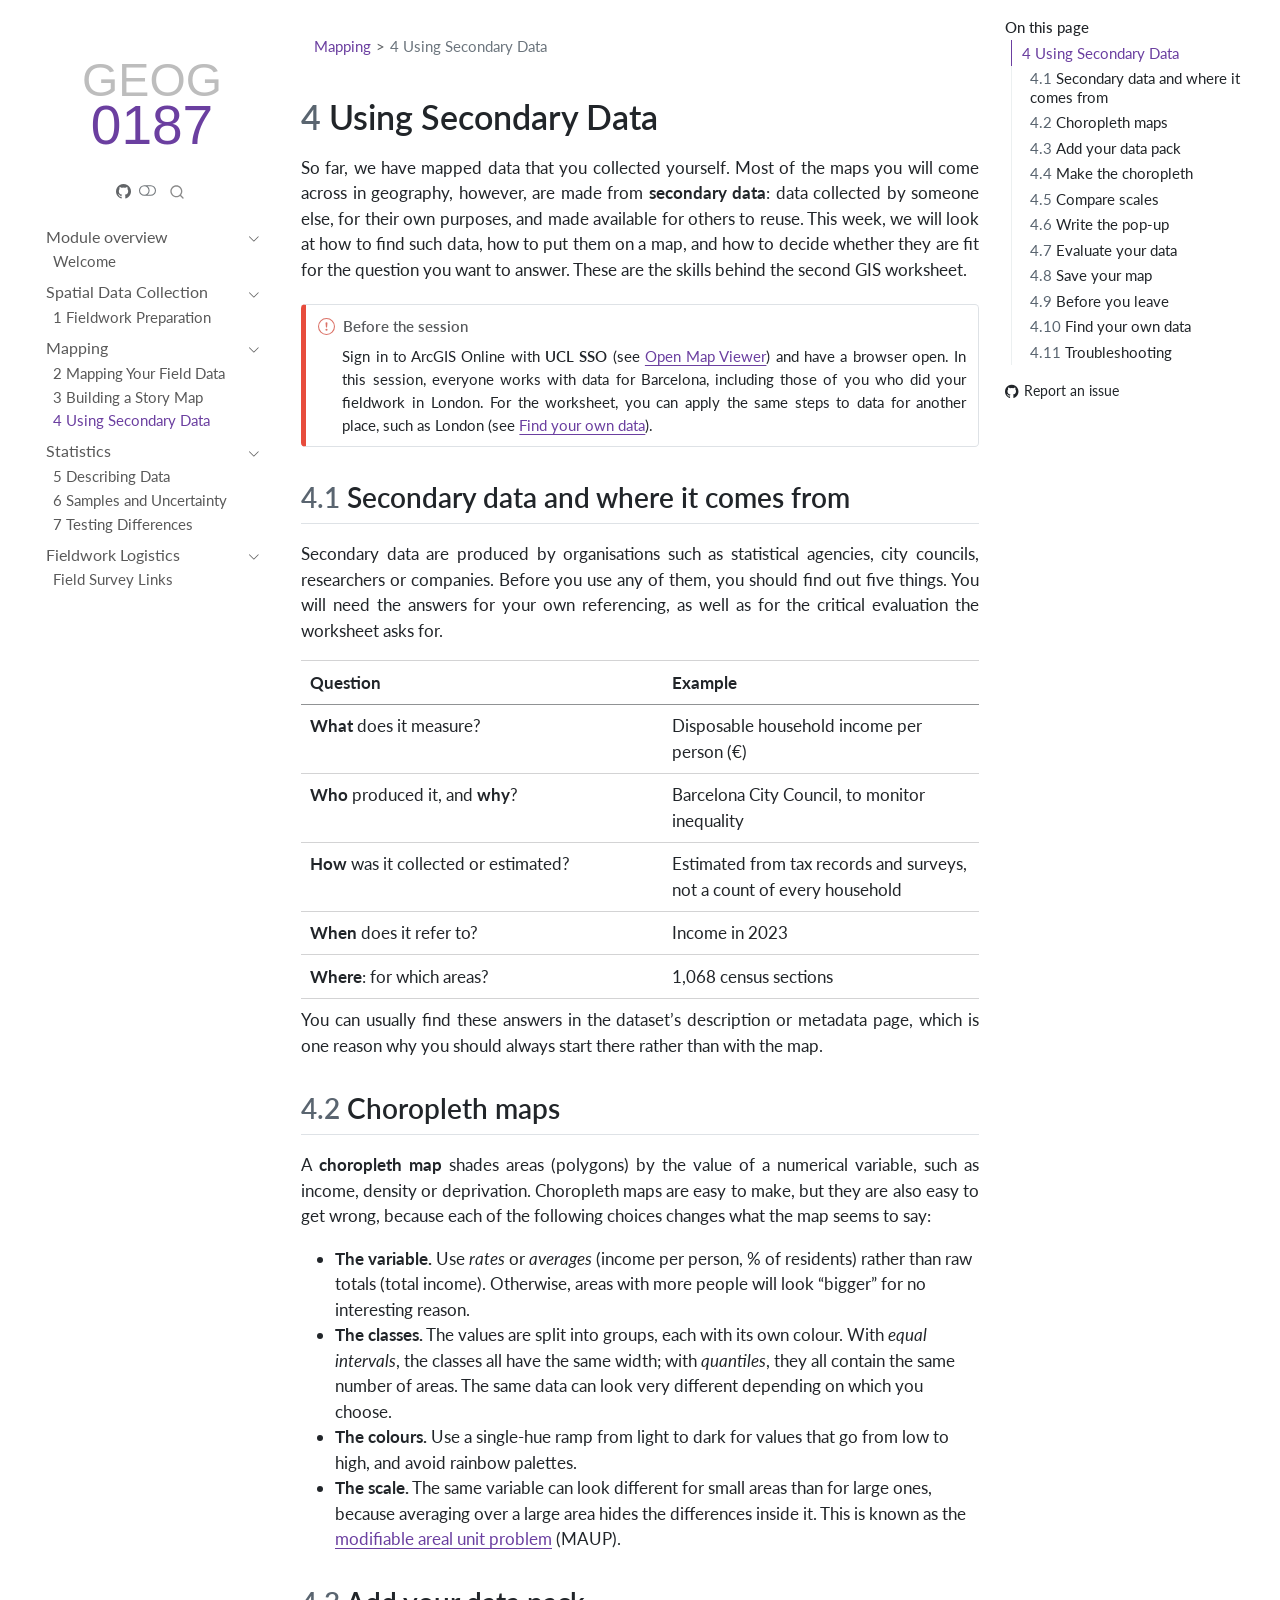
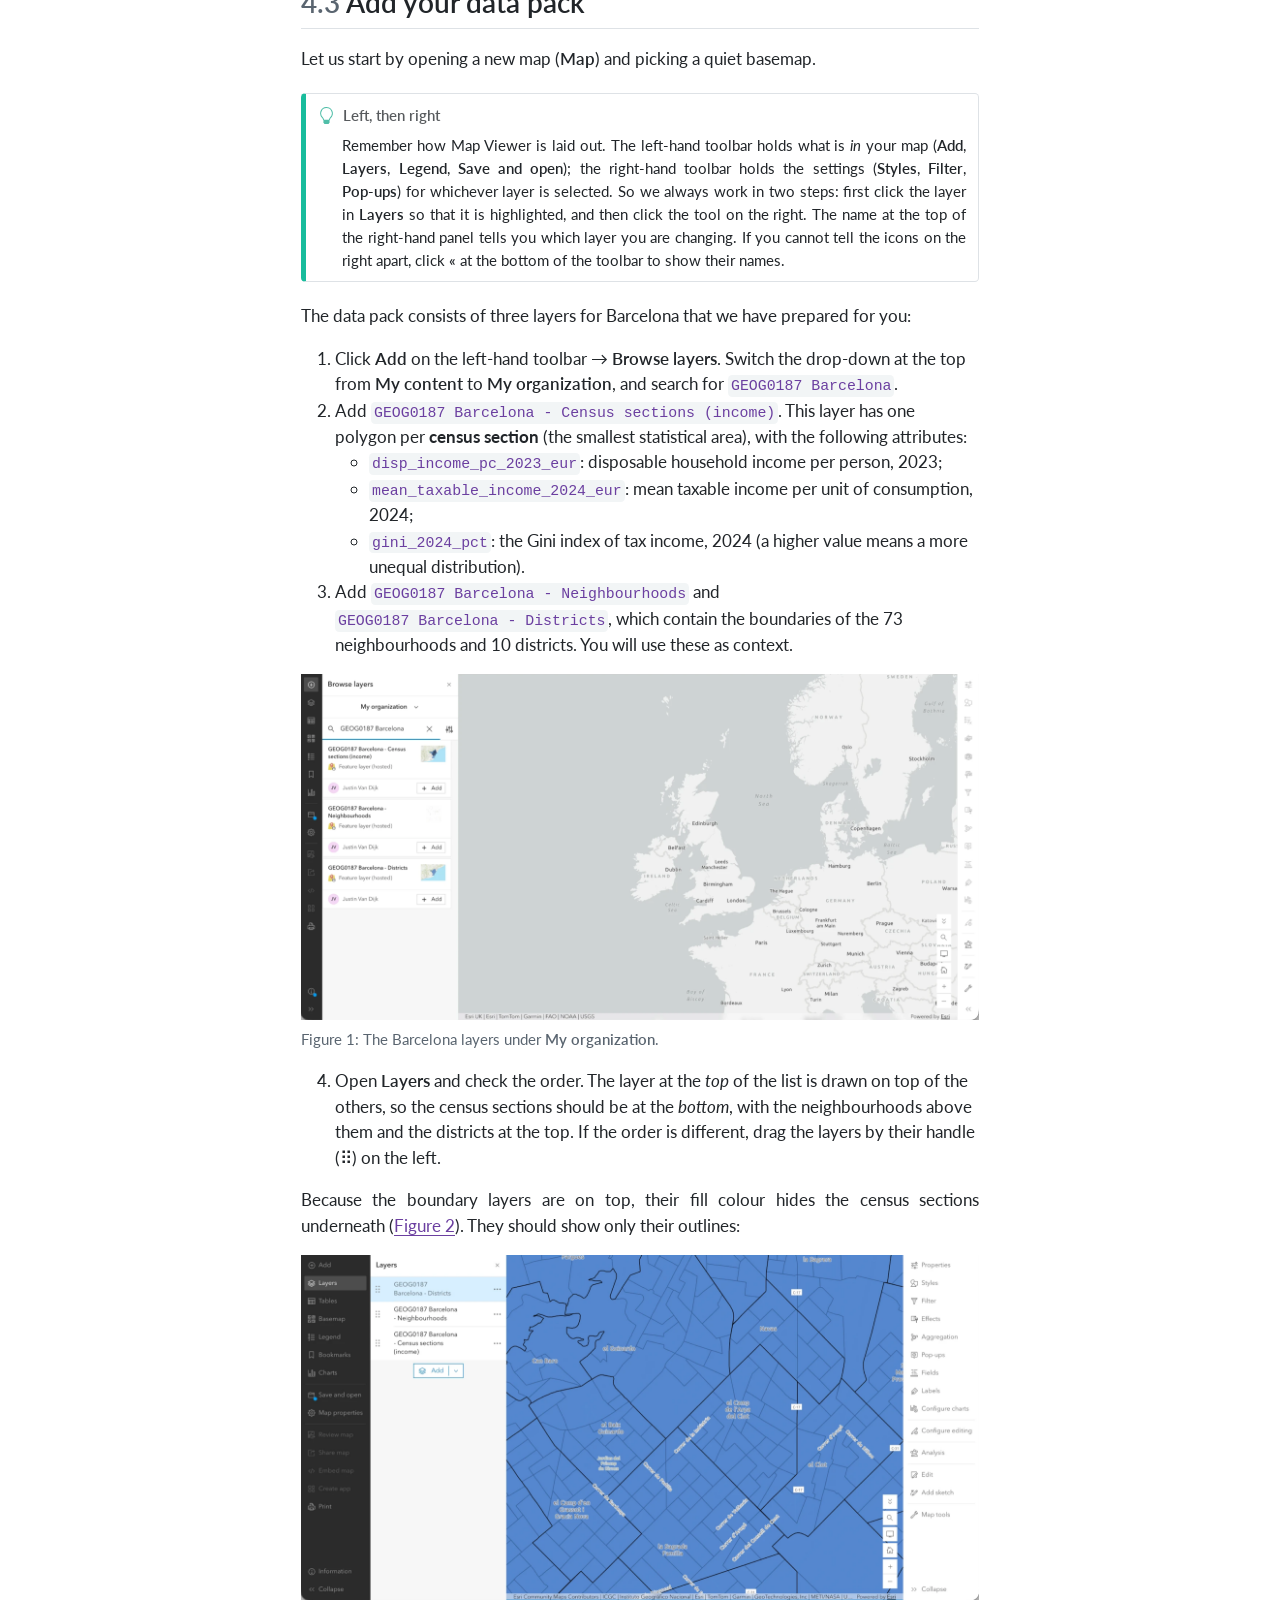
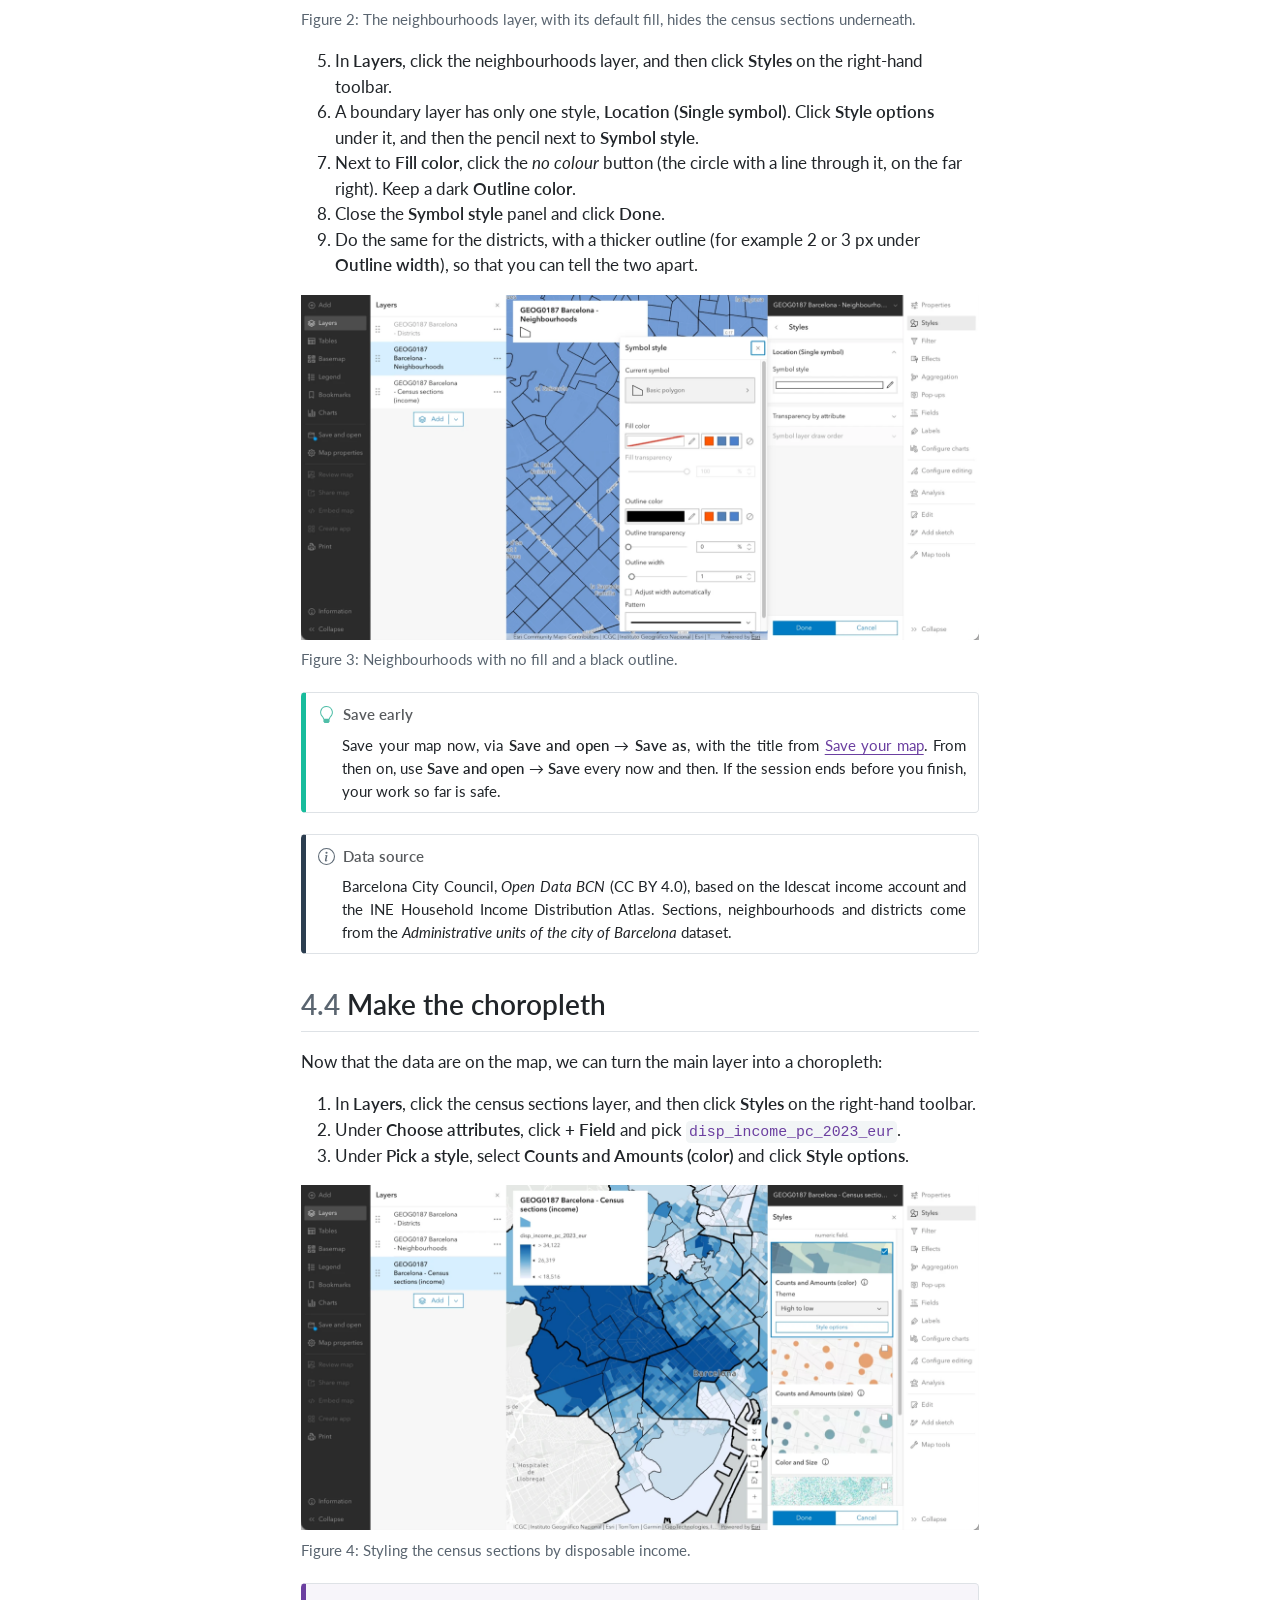
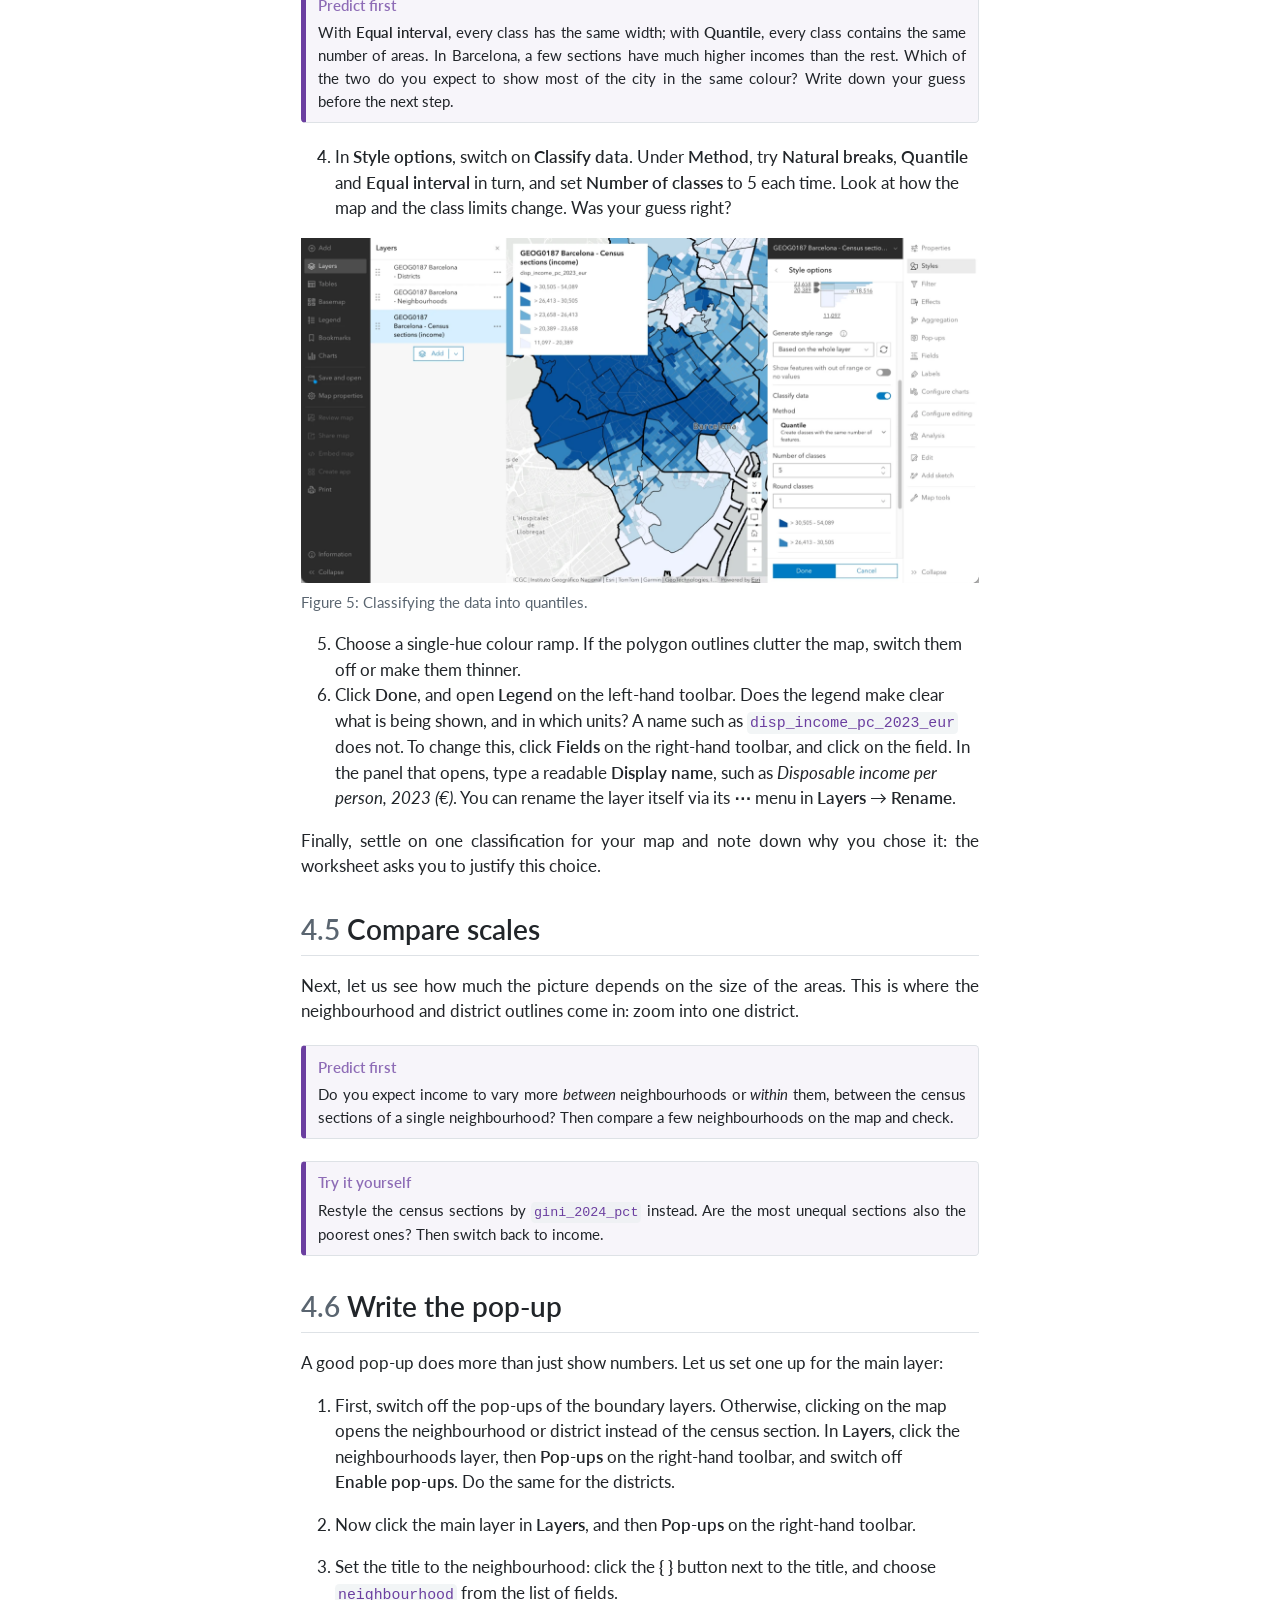
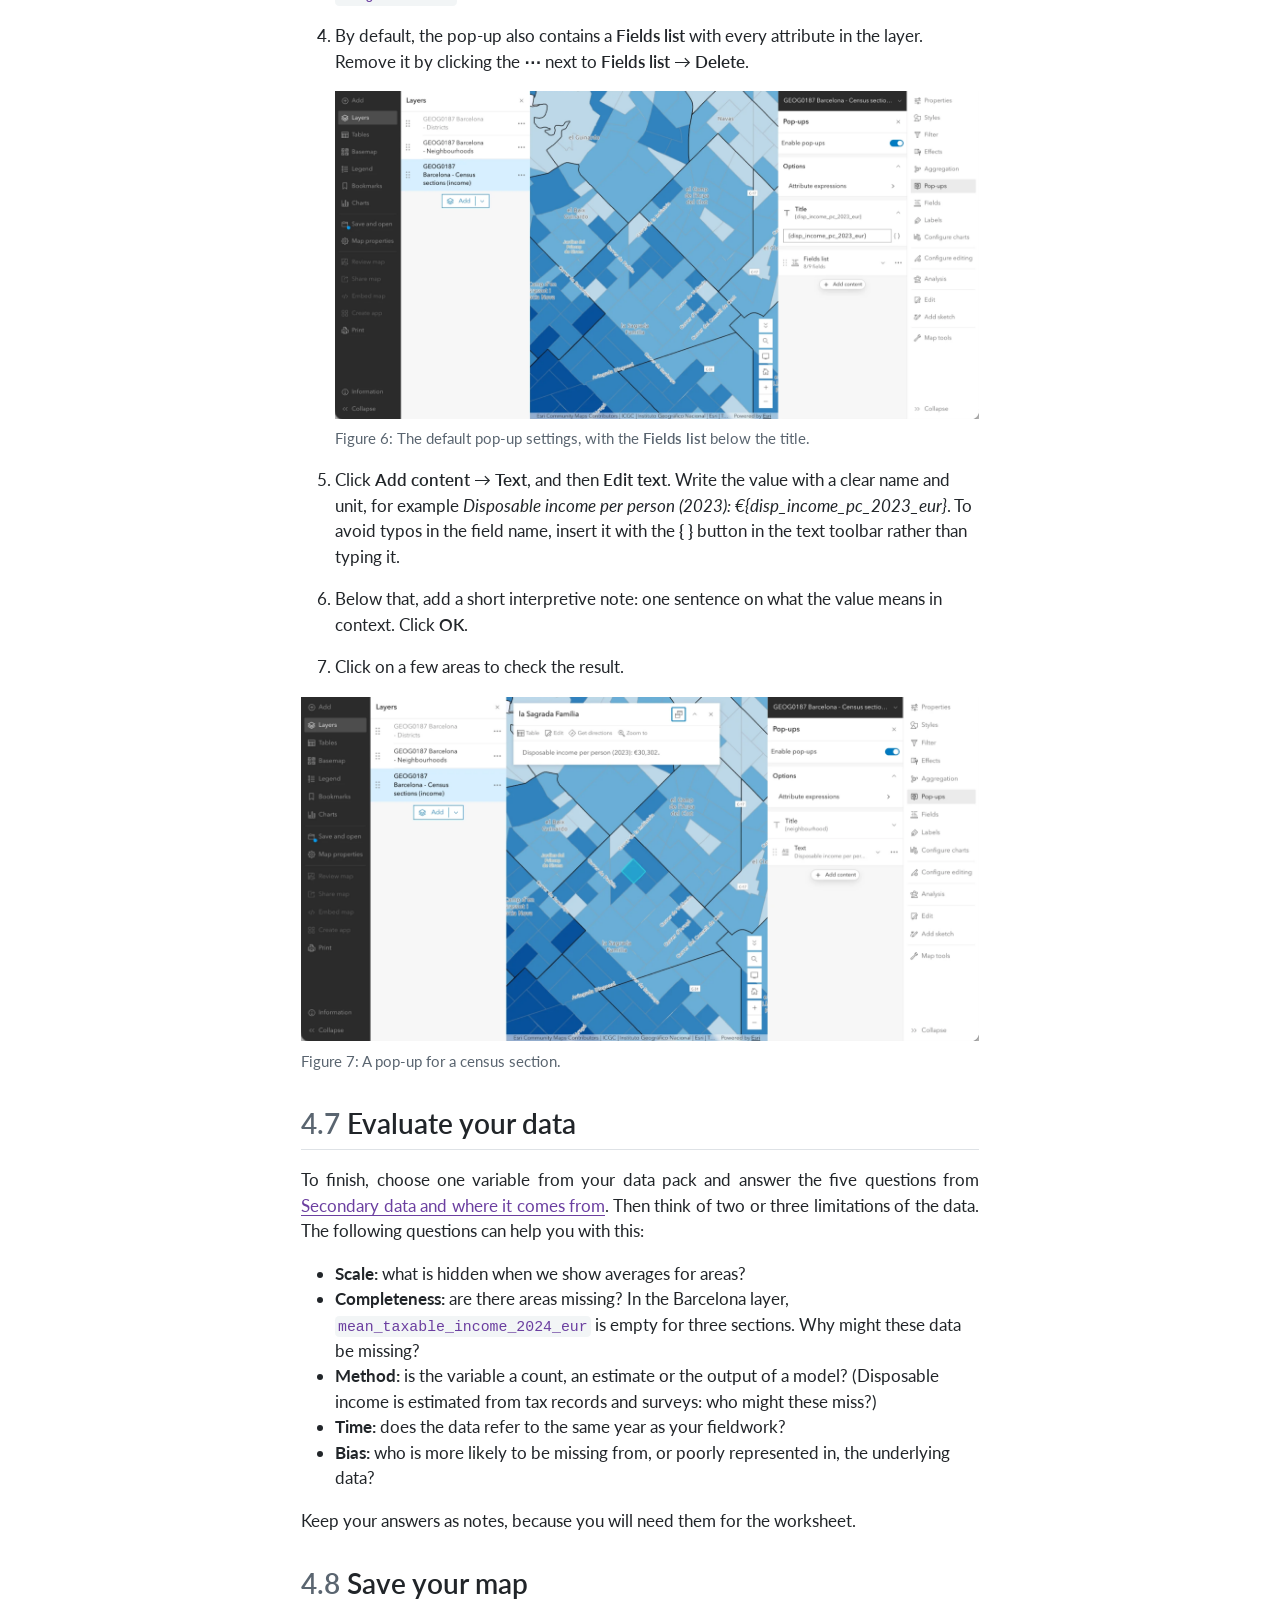
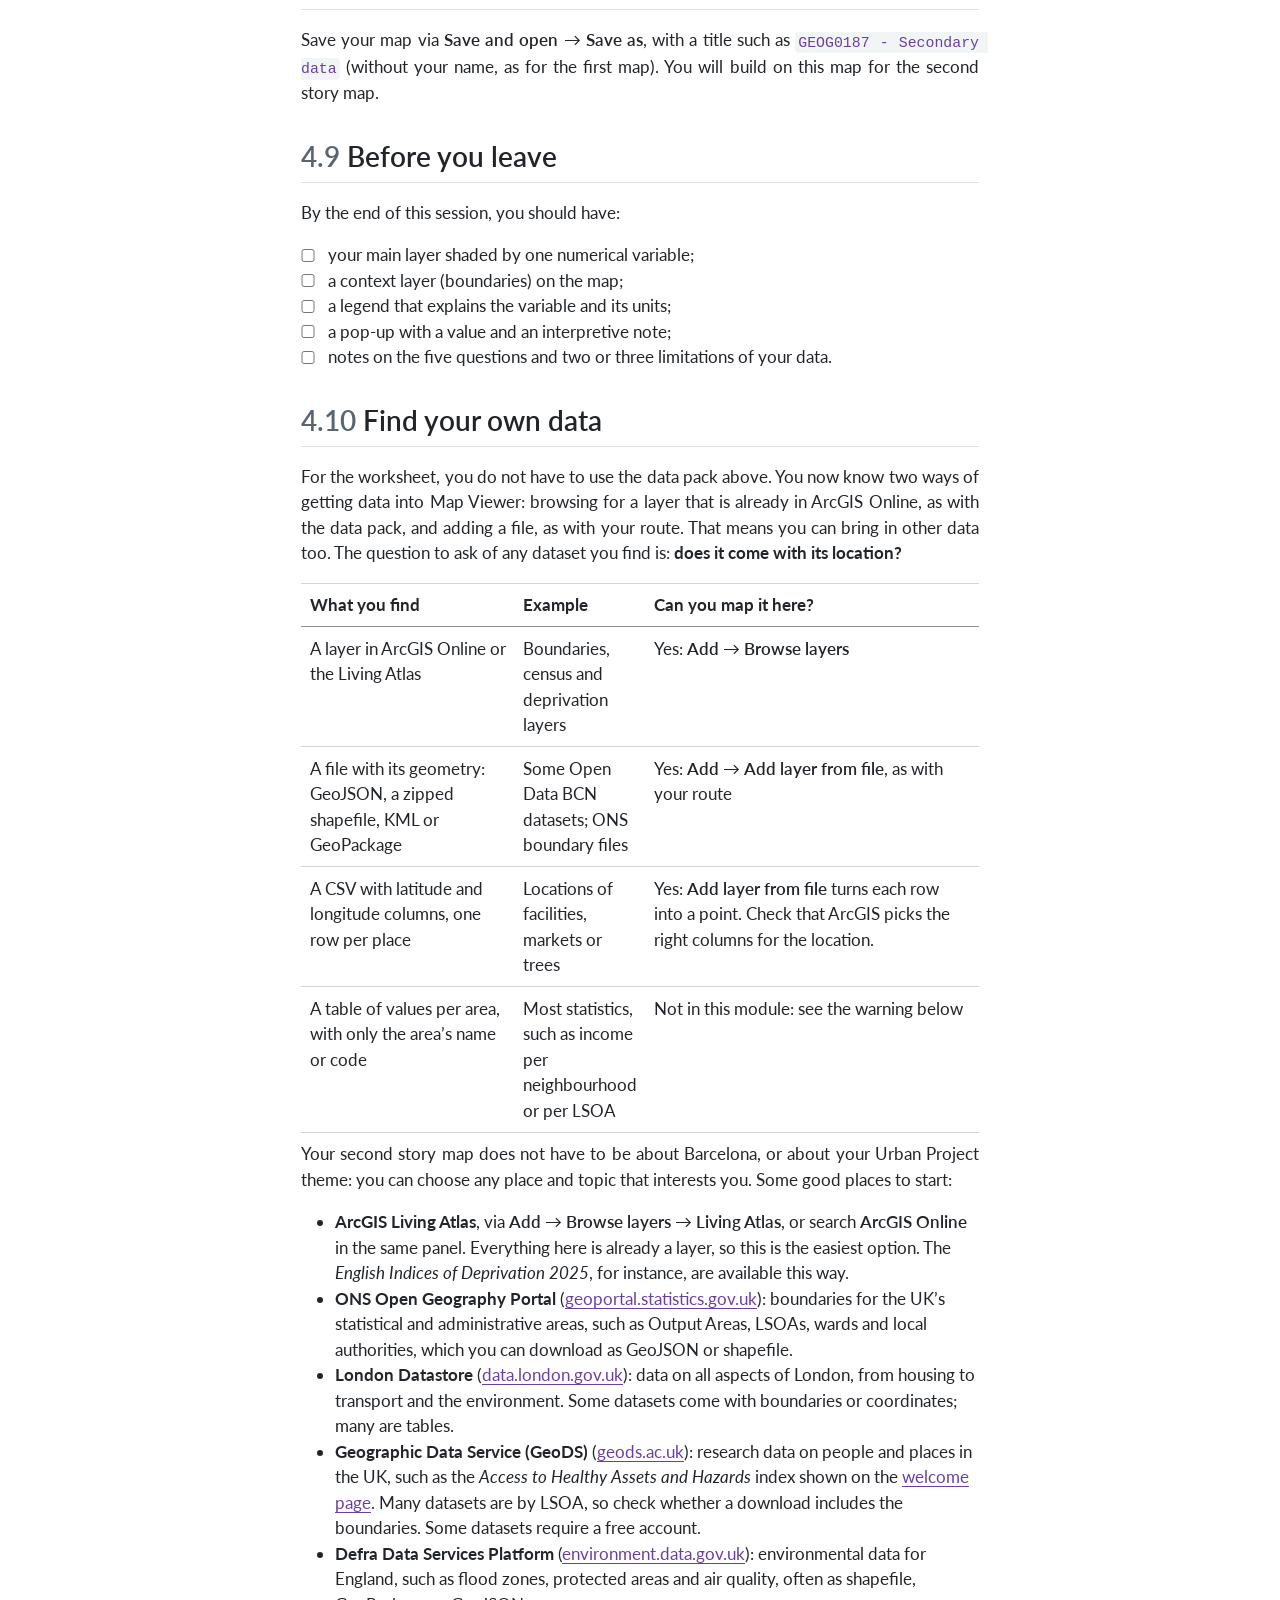
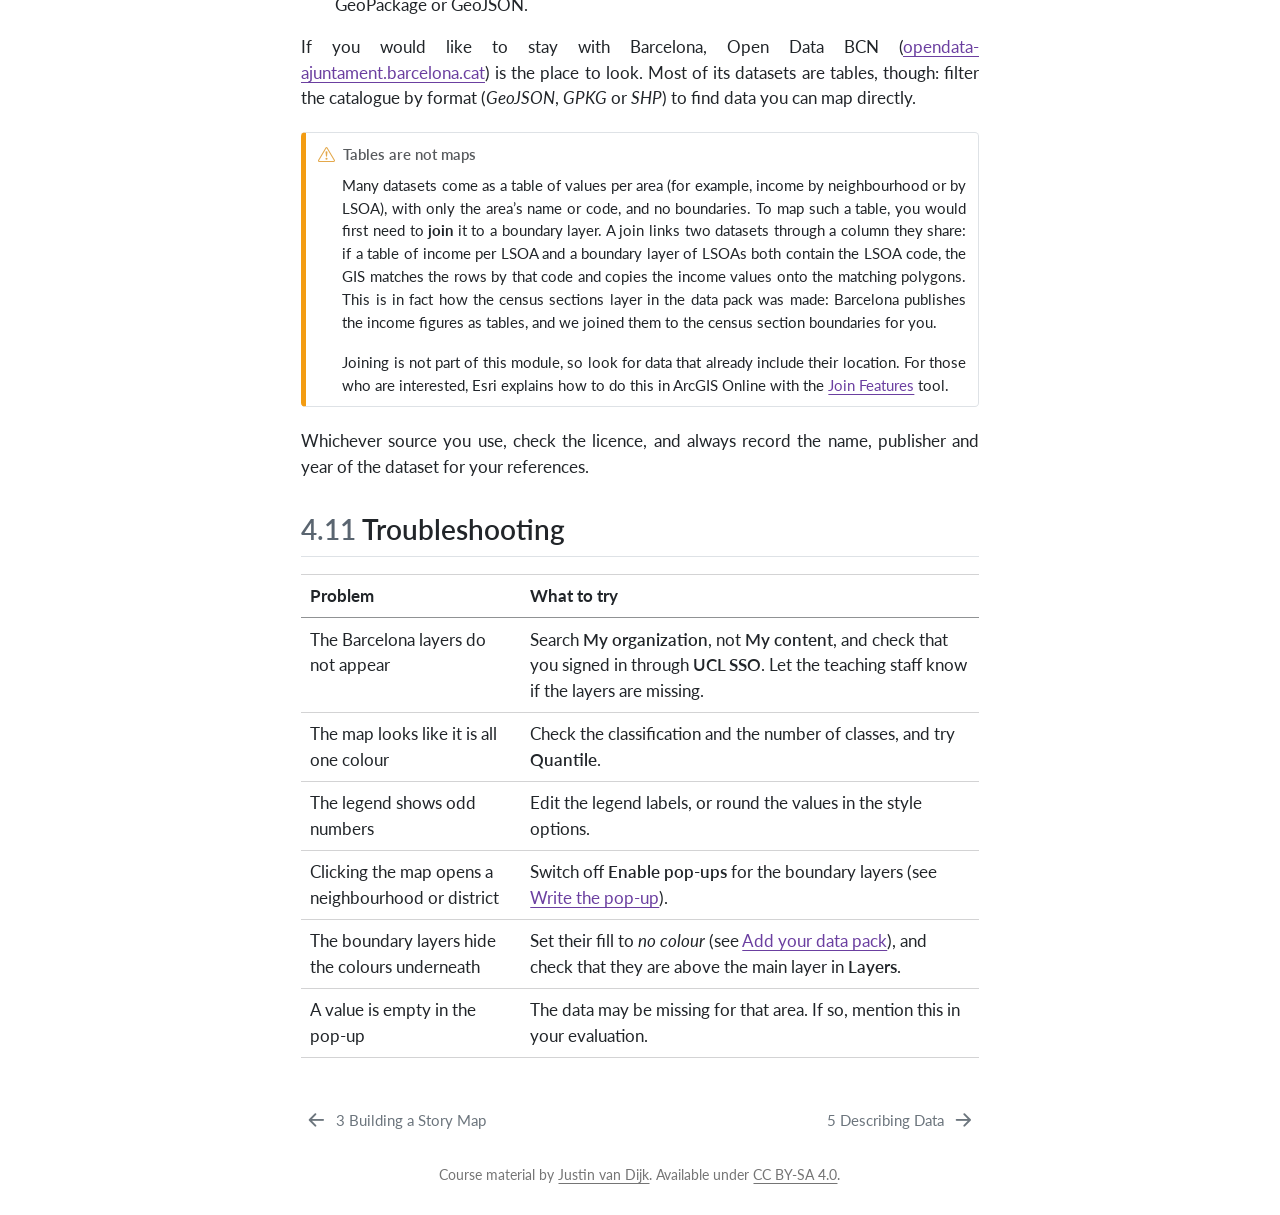
<file: docs/04-secondary.html>
<!DOCTYPE html>
<html xmlns="http://www.w3.org/1999/xhtml" lang="en" xml:lang="en"><head>

<meta charset="utf-8">
<meta name="generator" content="quarto-1.10.18">

<meta name="viewport" content="width=device-width, initial-scale=1.0, user-scalable=yes">


<title>GEOG0187 – GEOG0187</title>
<style>
/* Default styles provided by pandoc.
** See https://pandoc.org/MANUAL.html#variables-for-html for config info.
*/
span.smallcaps{font-variant: small-caps;}
div.columns{display: flex; gap: 1.5em;}
div.column{flex: auto;}
@media screen {
div.columns{gap: min(4vw, 1.5em);}
div.column{overflow-x: auto;}
}
div.hanging-indent{margin-left: 1.5em; text-indent: -1.5em;}
ul.task-list{list-style: none;}
ul.task-list li input[type="checkbox"] {
  width: 0.8em;
  margin: 0 0.8em 0.2em -1em; /* quarto-specific, see https://github.com/quarto-dev/quarto-cli/issues/4556 */ 
  vertical-align: middle;
}
</style>


<script src="site_libs/quarto-nav/quarto-nav.js"></script>
<script src="site_libs/quarto-nav/headroom.min.js"></script>
<script src="site_libs/clipboard/clipboard.min.js"></script>
<script src="site_libs/quarto-search/autocomplete.umd.js"></script>
<script src="site_libs/quarto-search/fuse.min.js"></script>
<script src="site_libs/quarto-search/quarto-search.js"></script>
<meta name="quarto:offset" content="./">
<link href="./05-describing.html" rel="next">
<link href="./03-storymap.html" rel="prev">
<script src="site_libs/quarto-html/quarto.js" type="module"></script>
<script src="site_libs/quarto-html/tabsets/tabsets.js" type="module"></script>
<script src="site_libs/quarto-html/popper.min.js"></script>
<script src="site_libs/quarto-html/tippy.umd.min.js"></script>
<script src="site_libs/quarto-html/anchor.min.js"></script>
<link href="site_libs/quarto-html/tippy.css" rel="stylesheet">
<link href="site_libs/quarto-html/quarto-syntax-highlighting-eec68b17241c1efd3eae2de50d816e3e.css" rel="stylesheet" class="quarto-color-scheme" id="quarto-text-highlighting-styles">
<link href="site_libs/quarto-html/quarto-syntax-highlighting-dark-25dec783d6e1d11f8e0bba9e4fbb47f4.css" rel="stylesheet" class="quarto-color-scheme quarto-color-alternate" id="quarto-text-highlighting-styles">
<link href="site_libs/quarto-html/quarto-syntax-highlighting-eec68b17241c1efd3eae2de50d816e3e.css" rel="stylesheet" class="quarto-color-scheme-extra" id="quarto-text-highlighting-styles">
<script src="site_libs/bootstrap/bootstrap.min.js"></script>
<link href="site_libs/bootstrap/bootstrap-icons.css" rel="stylesheet">
<link href="site_libs/bootstrap/bootstrap-8d79353691bd49b744ebe41e0f2bbb3e.min.css" rel="stylesheet" append-hash="true" class="quarto-color-scheme" id="quarto-bootstrap" data-mode="light">
<link href="site_libs/bootstrap/bootstrap-dark-c0e2e486b95cbf3f7823dc99e2c36499.min.css" rel="stylesheet" append-hash="true" class="quarto-color-scheme quarto-color-alternate" id="quarto-bootstrap" data-mode="dark">
<link href="site_libs/bootstrap/bootstrap-8d79353691bd49b744ebe41e0f2bbb3e.min.css" rel="stylesheet" append-hash="true" class="quarto-color-scheme-extra" id="quarto-bootstrap" data-mode="light">
<script id="quarto-search-options" type="application/json">{
  "location": "sidebar",
  "copy-button": false,
  "collapse-after": 3,
  "panel-placement": "start",
  "type": "overlay",
  "limit": 50,
  "keyboard-shortcut": [
    "f",
    "/",
    "s"
  ],
  "language": {
    "search-no-results-text": "No results",
    "search-matching-documents-text": "matching documents",
    "search-copy-link-title": "Copy link to search",
    "search-hide-matches-text": "Hide additional matches",
    "search-more-match-text": "more match in this document",
    "search-more-matches-text": "more matches in this document",
    "search-clear-button-title": "Clear",
    "search-text-placeholder": "",
    "search-detached-cancel-button-title": "Cancel",
    "search-submit-button-title": "Submit",
    "search-label": "Search"
  }
}</script>
<style>html{ scroll-behavior: smooth; }</style>


<link rel="stylesheet" href="assets/styles.css">
</head>

<body class="nav-sidebar floating quarto-light"><script id="quarto-html-before-body" type="application/javascript">
    const toggleBodyColorMode = (bsSheetEl) => {
      const mode = bsSheetEl.getAttribute("data-mode");
      const bodyEl = window.document.querySelector("body");
      if (mode === "dark") {
        bodyEl.classList.add("quarto-dark");
        bodyEl.classList.remove("quarto-light");
      } else {
        bodyEl.classList.add("quarto-light");
        bodyEl.classList.remove("quarto-dark");
      }
    }
    const toggleBodyColorPrimary = () => {
      const bsSheetEl = window.document.querySelector("link#quarto-bootstrap:not([rel=disabled-stylesheet])");
      if (bsSheetEl) {
        toggleBodyColorMode(bsSheetEl);
      }
    }
    const setColorSchemeToggle = (alternate) => {
      const toggles = window.document.querySelectorAll('.quarto-color-scheme-toggle');
      for (let i=0; i < toggles.length; i++) {
        const toggle = toggles[i];
        if (toggle) {
          if (alternate) {
            toggle.classList.add("alternate");
          } else {
            toggle.classList.remove("alternate");
          }
        }
      }
    };
    const toggleColorMode = (alternate) => {
      // Switch the stylesheets
      const primaryStylesheets = window.document.querySelectorAll('link.quarto-color-scheme:not(.quarto-color-alternate)');
      const alternateStylesheets = window.document.querySelectorAll('link.quarto-color-scheme.quarto-color-alternate');
      manageTransitions('#quarto-margin-sidebar .nav-link', false);
      if (alternate) {
        // note: dark is layered on light, we don't disable primary!
        enableStylesheet(alternateStylesheets);
        for (const sheetNode of alternateStylesheets) {
          if (sheetNode.id === "quarto-bootstrap") {
            toggleBodyColorMode(sheetNode);
          }
        }
      } else {
        disableStylesheet(alternateStylesheets);
        enableStylesheet(primaryStylesheets)
        toggleBodyColorPrimary();
      }
      manageTransitions('#quarto-margin-sidebar .nav-link', true);
      // Switch the toggles
      setColorSchemeToggle(alternate)
      // Hack to workaround the fact that safari doesn't
      // properly recolor the scrollbar when toggling (#1455)
      if (navigator.userAgent.indexOf('Safari') > 0 && navigator.userAgent.indexOf('Chrome') == -1) {
        manageTransitions("body", false);
        window.scrollTo(0, 1);
        setTimeout(() => {
          window.scrollTo(0, 0);
          manageTransitions("body", true);
        }, 40);
      }
    }
    const disableStylesheet = (stylesheets) => {
      for (let i=0; i < stylesheets.length; i++) {
        const stylesheet = stylesheets[i];
        stylesheet.rel = 'disabled-stylesheet';
      }
    }
    const enableStylesheet = (stylesheets) => {
      for (let i=0; i < stylesheets.length; i++) {
        const stylesheet = stylesheets[i];
        if(stylesheet.rel !== 'stylesheet') { // for Chrome, which will still FOUC without this check
          stylesheet.rel = 'stylesheet';
        }
      }
    }
    const manageTransitions = (selector, allowTransitions) => {
      const els = window.document.querySelectorAll(selector);
      for (let i=0; i < els.length; i++) {
        const el = els[i];
        if (allowTransitions) {
          el.classList.remove('notransition');
        } else {
          el.classList.add('notransition');
        }
      }
    }
    const isFileUrl = () => {
      return window.location.protocol === 'file:';
    }
    const hasAlternateSentinel = () => {
      let styleSentinel = getColorSchemeSentinel();
      if (styleSentinel !== null) {
        return styleSentinel === "alternate";
      } else {
        return false;
      }
    }
    const setStyleSentinel = (alternate) => {
      const value = alternate ? "alternate" : "default";
      if (!isFileUrl()) {
        window.localStorage.setItem("quarto-color-scheme", value);
      } else {
        localAlternateSentinel = value;
      }
    }
    const getColorSchemeSentinel = () => {
      if (!isFileUrl()) {
        const storageValue = window.localStorage.getItem("quarto-color-scheme");
        return storageValue != null ? storageValue : localAlternateSentinel;
      } else {
        return localAlternateSentinel;
      }
    }
    const toggleGiscusIfUsed = (isAlternate, darkModeDefault) => {
      const baseTheme = document.querySelector('#giscus-base-theme')?.value ?? 'light';
      const alternateTheme = document.querySelector('#giscus-alt-theme')?.value ?? 'dark';
      let newTheme = '';
      if(authorPrefersDark) {
        newTheme = isAlternate ? baseTheme : alternateTheme;
      } else {
        newTheme = isAlternate ? alternateTheme : baseTheme;
      }
      const changeGiscusTheme = () => {
        // From: https://github.com/giscus/giscus/issues/336
        const sendMessage = (message) => {
          const iframe = document.querySelector('iframe.giscus-frame');
          if (!iframe) return;
          iframe.contentWindow.postMessage({ giscus: message }, 'https://giscus.app');
        }
        sendMessage({
          setConfig: {
            theme: newTheme
          }
        });
      }
      const isGiscussLoaded = window.document.querySelector('iframe.giscus-frame') !== null;
      if (isGiscussLoaded) {
        changeGiscusTheme();
      }
    };
    const authorPrefersDark = false;
    const darkModeDefault = authorPrefersDark;
      document.querySelector('link#quarto-text-highlighting-styles.quarto-color-scheme-extra').rel = 'disabled-stylesheet';
      document.querySelector('link#quarto-bootstrap.quarto-color-scheme-extra').rel = 'disabled-stylesheet';
    let localAlternateSentinel = darkModeDefault ? 'alternate' : 'default';
    // Dark / light mode switch
    window.quartoToggleColorScheme = () => {
      // Read the current dark / light value
      let toAlternate = !hasAlternateSentinel();
      toggleColorMode(toAlternate);
      setStyleSentinel(toAlternate);
      toggleGiscusIfUsed(toAlternate, darkModeDefault);
      window.dispatchEvent(new Event('resize'));
    };
    // Switch to dark mode if need be
    if (hasAlternateSentinel()) {
      toggleColorMode(true);
    } else {
      toggleColorMode(false);
    }
  </script>

<div id="quarto-search-results"></div>
  <header id="quarto-header" class="headroom fixed-top">
  <nav class="quarto-secondary-nav">
    <div class="container-fluid d-flex">
      <button type="button" class="quarto-btn-toggle btn" data-bs-toggle="collapse" role="button" data-bs-target=".quarto-sidebar-collapse-item" aria-controls="quarto-sidebar" aria-expanded="false" aria-label="Toggle sidebar navigation" onclick="if (window.quartoToggleHeadroom) { window.quartoToggleHeadroom(); }">
        <i class="bi bi-layout-text-sidebar-reverse"></i>
      </button>
        <nav class="quarto-page-breadcrumbs" aria-label="breadcrumb"><ol class="breadcrumb"><li class="breadcrumb-item"><a href="./02-mapping.html">Mapping</a></li><li class="breadcrumb-item"><a href="./04-secondary.html">4 Using Secondary Data</a></li></ol></nav>
        <a class="flex-grow-1" role="navigation" data-bs-toggle="collapse" data-bs-target=".quarto-sidebar-collapse-item" aria-controls="quarto-sidebar" aria-expanded="false" aria-label="Toggle sidebar navigation" onclick="if (window.quartoToggleHeadroom) { window.quartoToggleHeadroom(); }">      
        </a>
      <button type="button" class="btn quarto-search-button" aria-label="Search" onclick="window.quartoOpenSearch();">
        <i class="bi bi-search"></i>
      </button>
    </div>
  </nav>
</header>
<!-- content -->
<div id="quarto-content" class="quarto-container page-columns page-rows-contents page-layout-article">
<!-- sidebar -->
  <nav id="quarto-sidebar" class="sidebar collapse collapse-horizontal quarto-sidebar-collapse-item sidebar-navigation floating overflow-auto">
    <div class="pt-lg-2 mt-2 text-left sidebar-header">
      <a href="./index.html" class="sidebar-logo-link">
      <img src="./assets/logo.svg" alt="" class="sidebar-logo light-content py-0 d-lg-inline d-none">
      <img src="./assets/logo.svg" alt="" class="sidebar-logo dark-content py-0 d-lg-inline d-none">
      </a>
      <div class="sidebar-tools-main tools-wide">
    <a href="https://github.com/jtvandijk/GEOG0187" title="" class="quarto-navigation-tool px-1" aria-label=""><i class="bi bi-github"></i></a>
  <a href="" class="quarto-color-scheme-toggle quarto-navigation-tool  px-1" onclick="window.quartoToggleColorScheme(); return false;" title="Toggle dark mode"><i class="bi"></i></a>
    <div id="quarto-search" class="quarto-navigation-tool px-1" title="Search"></div>
</div>
      </div>
    <div class="sidebar-menu-container"> 
    <ul class="list-unstyled mt-1">
        <li class="sidebar-item sidebar-item-section">
      <div class="sidebar-item-container"> 
            <a class="sidebar-item-text sidebar-link text-start" data-bs-toggle="collapse" data-bs-target="#quarto-sidebar-section-1" role="navigation" aria-expanded="true">
 <span class="menu-text">Module overview</span></a>
          <a class="sidebar-item-toggle text-start" data-bs-toggle="collapse" data-bs-target="#quarto-sidebar-section-1" role="navigation" aria-expanded="true" aria-label="Toggle section">
            <i class="bi bi-chevron-right ms-2"></i>
          </a> 
      </div>
      <ul id="quarto-sidebar-section-1" class="collapse list-unstyled sidebar-section depth1 show">  
          <li class="sidebar-item">
  <div class="sidebar-item-container"> 
  <a href="./index.html" class="sidebar-item-text sidebar-link">
 <span class="menu-text">Welcome</span></a>
  </div>
</li>
      </ul>
  </li>
        <li class="sidebar-item sidebar-item-section">
      <div class="sidebar-item-container"> 
            <a class="sidebar-item-text sidebar-link text-start" data-bs-toggle="collapse" data-bs-target="#quarto-sidebar-section-2" role="navigation" aria-expanded="true">
 <span class="menu-text">Spatial Data Collection</span></a>
          <a class="sidebar-item-toggle text-start" data-bs-toggle="collapse" data-bs-target="#quarto-sidebar-section-2" role="navigation" aria-expanded="true" aria-label="Toggle section">
            <i class="bi bi-chevron-right ms-2"></i>
          </a> 
      </div>
      <ul id="quarto-sidebar-section-2" class="collapse list-unstyled sidebar-section depth1 show">  
          <li class="sidebar-item">
  <div class="sidebar-item-container"> 
  <a href="./01-fieldwork.html" class="sidebar-item-text sidebar-link">
 <span class="menu-text">1 Fieldwork Preparation</span></a>
  </div>
</li>
      </ul>
  </li>
        <li class="sidebar-item sidebar-item-section">
      <div class="sidebar-item-container"> 
            <a class="sidebar-item-text sidebar-link text-start" data-bs-toggle="collapse" data-bs-target="#quarto-sidebar-section-3" role="navigation" aria-expanded="true">
 <span class="menu-text">Mapping</span></a>
          <a class="sidebar-item-toggle text-start" data-bs-toggle="collapse" data-bs-target="#quarto-sidebar-section-3" role="navigation" aria-expanded="true" aria-label="Toggle section">
            <i class="bi bi-chevron-right ms-2"></i>
          </a> 
      </div>
      <ul id="quarto-sidebar-section-3" class="collapse list-unstyled sidebar-section depth1 show">  
          <li class="sidebar-item">
  <div class="sidebar-item-container"> 
  <a href="./02-mapping.html" class="sidebar-item-text sidebar-link">
 <span class="menu-text">2 Mapping Your Field Data</span></a>
  </div>
</li>
          <li class="sidebar-item">
  <div class="sidebar-item-container"> 
  <a href="./03-storymap.html" class="sidebar-item-text sidebar-link">
 <span class="menu-text">3 Building a Story Map</span></a>
  </div>
</li>
          <li class="sidebar-item">
  <div class="sidebar-item-container"> 
  <a href="./04-secondary.html" class="sidebar-item-text sidebar-link active">
 <span class="menu-text">4 Using Secondary Data</span></a>
  </div>
</li>
      </ul>
  </li>
        <li class="sidebar-item sidebar-item-section">
      <div class="sidebar-item-container"> 
            <a class="sidebar-item-text sidebar-link text-start" data-bs-toggle="collapse" data-bs-target="#quarto-sidebar-section-4" role="navigation" aria-expanded="true">
 <span class="menu-text">Statistics</span></a>
          <a class="sidebar-item-toggle text-start" data-bs-toggle="collapse" data-bs-target="#quarto-sidebar-section-4" role="navigation" aria-expanded="true" aria-label="Toggle section">
            <i class="bi bi-chevron-right ms-2"></i>
          </a> 
      </div>
      <ul id="quarto-sidebar-section-4" class="collapse list-unstyled sidebar-section depth1 show">  
          <li class="sidebar-item">
  <div class="sidebar-item-container"> 
  <a href="./05-describing.html" class="sidebar-item-text sidebar-link">
 <span class="menu-text">5 Describing Data</span></a>
  </div>
</li>
          <li class="sidebar-item">
  <div class="sidebar-item-container"> 
  <a href="./06-uncertainty.html" class="sidebar-item-text sidebar-link">
 <span class="menu-text">6 Samples and Uncertainty</span></a>
  </div>
</li>
          <li class="sidebar-item">
  <div class="sidebar-item-container"> 
  <a href="./07-testing.html" class="sidebar-item-text sidebar-link">
 <span class="menu-text">7 Testing Differences</span></a>
  </div>
</li>
      </ul>
  </li>
        <li class="sidebar-item sidebar-item-section">
      <div class="sidebar-item-container"> 
            <a class="sidebar-item-text sidebar-link text-start" data-bs-toggle="collapse" data-bs-target="#quarto-sidebar-section-5" role="navigation" aria-expanded="true">
 <span class="menu-text">Fieldwork Logistics</span></a>
          <a class="sidebar-item-toggle text-start" data-bs-toggle="collapse" data-bs-target="#quarto-sidebar-section-5" role="navigation" aria-expanded="true" aria-label="Toggle section">
            <i class="bi bi-chevron-right ms-2"></i>
          </a> 
      </div>
      <ul id="quarto-sidebar-section-5" class="collapse list-unstyled sidebar-section depth1 show">  
          <li class="sidebar-item">
  <div class="sidebar-item-container"> 
  <a href="./survey-links.html" class="sidebar-item-text sidebar-link">
 <span class="menu-text">Field Survey Links</span></a>
  </div>
</li>
      </ul>
  </li>
    </ul>
    </div>
</nav>
<div id="quarto-sidebar-glass" class="quarto-sidebar-collapse-item" data-bs-toggle="collapse" data-bs-target=".quarto-sidebar-collapse-item"></div>
<!-- margin-sidebar -->
    <div id="quarto-margin-sidebar" class="sidebar margin-sidebar">
        <nav id="TOC" role="doc-toc" class="toc-active">
    <h2 id="toc-title">On this page</h2>
   
  <ul>
  <li><a href="#using-secondary-data" id="toc-using-secondary-data" class="nav-link active" data-scroll-target="#using-secondary-data"><span class="header-section-number">4</span> Using Secondary Data</a>
  <ul class="collapse">
  <li><a href="#secondary-data-and-where-it-comes-from" id="toc-secondary-data-and-where-it-comes-from" class="nav-link" data-scroll-target="#secondary-data-and-where-it-comes-from"><span class="header-section-number">4.1</span> Secondary data and where it comes from</a></li>
  <li><a href="#choropleth-maps" id="toc-choropleth-maps" class="nav-link" data-scroll-target="#choropleth-maps"><span class="header-section-number">4.2</span> Choropleth maps</a></li>
  <li><a href="#add-your-data-pack" id="toc-add-your-data-pack" class="nav-link" data-scroll-target="#add-your-data-pack"><span class="header-section-number">4.3</span> Add your data pack</a></li>
  <li><a href="#make-the-choropleth" id="toc-make-the-choropleth" class="nav-link" data-scroll-target="#make-the-choropleth"><span class="header-section-number">4.4</span> Make the choropleth</a></li>
  <li><a href="#compare-scales" id="toc-compare-scales" class="nav-link" data-scroll-target="#compare-scales"><span class="header-section-number">4.5</span> Compare scales</a></li>
  <li><a href="#write-the-pop-up" id="toc-write-the-pop-up" class="nav-link" data-scroll-target="#write-the-pop-up"><span class="header-section-number">4.6</span> Write the pop-up</a></li>
  <li><a href="#evaluate-your-data" id="toc-evaluate-your-data" class="nav-link" data-scroll-target="#evaluate-your-data"><span class="header-section-number">4.7</span> Evaluate your data</a></li>
  <li><a href="#save-your-map" id="toc-save-your-map" class="nav-link" data-scroll-target="#save-your-map"><span class="header-section-number">4.8</span> Save your map</a></li>
  <li><a href="#before-you-leave" id="toc-before-you-leave" class="nav-link" data-scroll-target="#before-you-leave"><span class="header-section-number">4.9</span> Before you leave</a></li>
  <li><a href="#find-your-own-data" id="toc-find-your-own-data" class="nav-link" data-scroll-target="#find-your-own-data"><span class="header-section-number">4.10</span> Find your own data</a></li>
  <li><a href="#troubleshooting" id="toc-troubleshooting" class="nav-link" data-scroll-target="#troubleshooting"><span class="header-section-number">4.11</span> Troubleshooting</a></li>
  </ul></li>
  </ul>
<div class="toc-actions"><ul><li><a href="https://github.com/jtvandijk/GEOG0187/issues/new" class="toc-action"><i class="bi bi-github"></i>Report an issue</a></li></ul></div></nav>
    </div>
<!-- main -->
<main class="content" id="quarto-document-content"><header id="title-block-header" class="quarto-title-block"><nav class="quarto-page-breadcrumbs quarto-title-breadcrumbs d-none d-lg-block" aria-label="breadcrumb"><ol class="breadcrumb"><li class="breadcrumb-item"><a href="./02-mapping.html">Mapping</a></li><li class="breadcrumb-item"><a href="./04-secondary.html">4 Using Secondary Data</a></li></ol></nav></header>





<section id="using-secondary-data" class="level1" data-number="4">
<h1 data-number="4"><span class="header-section-number">4</span> Using Secondary Data</h1>
<p>So far, we have mapped data that you collected yourself. Most of the maps you will come across in geography, however, are made from <strong>secondary data</strong>: data collected by someone else, for their own purposes, and made available for others to reuse. This week, we will look at how to find such data, how to put them on a map, and how to decide whether they are fit for the question you want to answer. These are the skills behind the second GIS worksheet.</p>
<div class="callout callout-style-simple callout-important callout-titled">
<div class="callout-header d-flex align-content-center">
<div class="callout-icon-container">
<i class="callout-icon"></i>
</div>
<div class="callout-title-container flex-fill">
<span class="screen-reader-only">Important</span>Before the session
</div>
</div>
<div class="callout-body-container callout-body">
<p>Sign in to ArcGIS Online with <span class="ui">UCL SSO</span> (see <a href="02-mapping.html#open-map-viewer">Open Map Viewer</a>) and have a browser open. In this session, everyone works with data for Barcelona, including those of you who did your fieldwork in London. For the worksheet, you can apply the same steps to data for another place, such as London (see <a href="#find-your-own-data">Find your own data</a>).</p>
</div>
</div>
<section id="secondary-data-and-where-it-comes-from" class="level2" data-number="4.1">
<h2 data-number="4.1" class="anchored" data-anchor-id="secondary-data-and-where-it-comes-from"><span class="header-section-number">4.1</span> Secondary data and where it comes from</h2>
<p>Secondary data are produced by organisations such as statistical agencies, city councils, researchers or companies. Before you use any of them, you should find out five things. You will need the answers for your own referencing, as well as for the critical evaluation the worksheet asks for.</p>
<table class="caption-top table">
<colgroup>
<col style="width: 53%">
<col style="width: 46%">
</colgroup>
<thead>
<tr class="header">
<th style="text-align: left;">Question</th>
<th style="text-align: left;">Example</th>
</tr>
</thead>
<tbody>
<tr class="odd">
<td style="text-align: left;"><strong>What</strong> does it measure?</td>
<td style="text-align: left;">Disposable household income per person (€)</td>
</tr>
<tr class="even">
<td style="text-align: left;"><strong>Who</strong> produced it, and <strong>why</strong>?</td>
<td style="text-align: left;">Barcelona City Council, to monitor inequality</td>
</tr>
<tr class="odd">
<td style="text-align: left;"><strong>How</strong> was it collected or estimated?</td>
<td style="text-align: left;">Estimated from tax records and surveys, not a count of every household</td>
</tr>
<tr class="even">
<td style="text-align: left;"><strong>When</strong> does it refer to?</td>
<td style="text-align: left;">Income in 2023</td>
</tr>
<tr class="odd">
<td style="text-align: left;"><strong>Where</strong>: for which areas?</td>
<td style="text-align: left;">1,068 census sections</td>
</tr>
</tbody>
</table>
<p>You can usually find these answers in the dataset’s description or metadata page, which is one reason why you should always start there rather than with the map.</p>
</section>
<section id="choropleth-maps" class="level2" data-number="4.2">
<h2 data-number="4.2" class="anchored" data-anchor-id="choropleth-maps"><span class="header-section-number">4.2</span> Choropleth maps</h2>
<p>A <strong>choropleth map</strong> shades areas (polygons) by the value of a numerical variable, such as income, density or deprivation. Choropleth maps are easy to make, but they are also easy to get wrong, because each of the following choices changes what the map seems to say:</p>
<ul>
<li><strong>The variable.</strong> Use <em>rates</em> or <em>averages</em> (income per person, % of residents) rather than raw totals (total income). Otherwise, areas with more people will look “bigger” for no interesting reason.</li>
<li><strong>The classes.</strong> The values are split into groups, each with its own colour. With <em>equal intervals</em>, the classes all have the same width; with <em>quantiles</em>, they all contain the same number of areas. The same data can look very different depending on which you choose.</li>
<li><strong>The colours.</strong> Use a single-hue ramp from light to dark for values that go from low to high, and avoid rainbow palettes.</li>
<li><strong>The scale.</strong> The same variable can look different for small areas than for large ones, because averaging over a large area hides the differences inside it. This is known as the <a href="https://en.wikipedia.org/wiki/Modifiable_areal_unit_problem">modifiable areal unit problem</a> (MAUP).</li>
</ul>
</section>
<section id="add-your-data-pack" class="level2" data-number="4.3">
<h2 data-number="4.3" class="anchored" data-anchor-id="add-your-data-pack"><span class="header-section-number">4.3</span> Add your data pack</h2>
<p>Let us start by opening a new map (<span class="ui">Map</span>) and picking a quiet basemap.</p>
<div class="callout callout-style-simple callout-tip callout-titled">
<div class="callout-header d-flex align-content-center">
<div class="callout-icon-container">
<i class="callout-icon"></i>
</div>
<div class="callout-title-container flex-fill">
<span class="screen-reader-only">Tip</span>Left, then right
</div>
</div>
<div class="callout-body-container callout-body">
<p>Remember how Map Viewer is laid out. The left-hand toolbar holds what is <em>in</em> your map (<span class="ui">Add</span>, <span class="ui">Layers</span>, <span class="ui">Legend</span>, <span class="ui">Save and open</span>); the right-hand toolbar holds the settings (<span class="ui">Styles</span>, <span class="ui">Filter</span>, <span class="ui">Pop-ups</span>) for whichever layer is selected. So we always work in two steps: first click the layer in <span class="ui">Layers</span> so that it is highlighted, and then click the tool on the right. The name at the top of the right-hand panel tells you which layer you are changing. If you cannot tell the icons on the right apart, click <span class="ui">«</span> at the bottom of the toolbar to show their names.</p>
</div>
</div>
<p>The data pack consists of three layers for Barcelona that we have prepared for you:</p>
<ol type="1">
<li>Click <span class="ui">Add</span> on the left-hand toolbar → <span class="ui">Browse layers</span>. Switch the drop-down at the top from <span class="ui">My content</span> to <span class="ui">My organization</span>, and search for <code>GEOG0187 Barcelona</code>.</li>
<li>Add <code>GEOG0187 Barcelona - Census sections (income)</code>. This layer has one polygon per <strong>census section</strong> (the smallest statistical area), with the following attributes:
<ul>
<li><code>disp_income_pc_2023_eur</code>: disposable household income per person, 2023;</li>
<li><code>mean_taxable_income_2024_eur</code>: mean taxable income per unit of consumption, 2024;</li>
<li><code>gini_2024_pct</code>: the Gini index of tax income, 2024 (a higher value means a more unequal distribution).</li>
</ul></li>
<li>Add <code>GEOG0187 Barcelona - Neighbourhoods</code> and <code>GEOG0187 Barcelona - Districts</code>, which contain the boundaries of the 73 neighbourhoods and 10 districts. You will use these as context.</li>
</ol>
<div id="fig-browse-bcn" class="quarto-float quarto-figure quarto-figure-center anchored" alt="Browse layers panel set to My organization, with the three GEOG0187 Barcelona layers in the search results">
<figure class="quarto-float quarto-float-fig figure">
<div aria-describedby="fig-browse-bcn-caption-0ceaefa1-69ba-4598-a22c-09a6ac19f8ca">
<img src="images/w04/browse-bcn.png" class="img-fluid figure-img" alt="Browse layers panel set to My organization, with the three GEOG0187 Barcelona layers in the search results">
</div>
<figcaption class="quarto-float-caption-bottom quarto-float-caption quarto-float-fig" id="fig-browse-bcn-caption-0ceaefa1-69ba-4598-a22c-09a6ac19f8ca">
Figure&nbsp;1: The Barcelona layers under <span class="ui">My organization</span>.
</figcaption>
</figure>
</div>
<ol start="4" type="1">
<li>Open <span class="ui">Layers</span> and check the order. The layer at the <em>top</em> of the list is drawn on top of the others, so the census sections should be at the <em>bottom</em>, with the neighbourhoods above them and the districts at the top. If the order is different, drag the layers by their handle (⠿) on the left.</li>
</ol>
<p>Because the boundary layers are on top, their fill colour hides the census sections underneath (<a href="#fig-boundary-fill" class="quarto-xref">Figure&nbsp;2</a>). They should show only their outlines:</p>
<div id="fig-boundary-fill" class="quarto-float quarto-figure quarto-figure-center anchored" alt="Map Viewer zoomed into Barcelona, with the neighbourhoods layer drawn in a solid blue fill that covers the census sections underneath">
<figure class="quarto-float quarto-float-fig figure">
<div aria-describedby="fig-boundary-fill-caption-0ceaefa1-69ba-4598-a22c-09a6ac19f8ca">
<img src="images/w04/boundary-fill.png" class="img-fluid figure-img" alt="Map Viewer zoomed into Barcelona, with the neighbourhoods layer drawn in a solid blue fill that covers the census sections underneath">
</div>
<figcaption class="quarto-float-caption-bottom quarto-float-caption quarto-float-fig" id="fig-boundary-fill-caption-0ceaefa1-69ba-4598-a22c-09a6ac19f8ca">
Figure&nbsp;2: The neighbourhoods layer, with its default fill, hides the census sections underneath.
</figcaption>
</figure>
</div>
<ol start="5" type="1">
<li>In <span class="ui">Layers</span>, click the neighbourhoods layer, and then click <span class="ui">Styles</span> on the right-hand toolbar.</li>
<li>A boundary layer has only one style, <span class="ui">Location (Single symbol)</span>. Click <span class="ui">Style options</span> under it, and then the pencil next to <span class="ui">Symbol style</span>.</li>
<li>Next to <span class="ui">Fill color</span>, click the <em>no colour</em> button (the circle with a line through it, on the far right). Keep a dark <span class="ui">Outline color</span>.</li>
<li>Close the <span class="ui">Symbol style</span> panel and click <span class="ui">Done</span>.</li>
<li>Do the same for the districts, with a thicker outline (for example 2 or 3 px under <span class="ui">Outline width</span>), so that you can tell the two apart.</li>
</ol>
<div id="fig-no-fill" class="quarto-float quarto-figure quarto-figure-center anchored" alt="Symbol style panel for the neighbourhoods layer, with the no colour button selected for the fill and a black outline">
<figure class="quarto-float quarto-float-fig figure">
<div aria-describedby="fig-no-fill-caption-0ceaefa1-69ba-4598-a22c-09a6ac19f8ca">
<img src="images/w04/no-fill.png" class="img-fluid figure-img" alt="Symbol style panel for the neighbourhoods layer, with the no colour button selected for the fill and a black outline">
</div>
<figcaption class="quarto-float-caption-bottom quarto-float-caption quarto-float-fig" id="fig-no-fill-caption-0ceaefa1-69ba-4598-a22c-09a6ac19f8ca">
Figure&nbsp;3: Neighbourhoods with no fill and a black outline.
</figcaption>
</figure>
</div>
<div class="callout callout-style-simple callout-tip callout-titled">
<div class="callout-header d-flex align-content-center">
<div class="callout-icon-container">
<i class="callout-icon"></i>
</div>
<div class="callout-title-container flex-fill">
<span class="screen-reader-only">Tip</span>Save early
</div>
</div>
<div class="callout-body-container callout-body">
<p>Save your map now, via <span class="ui">Save and open</span> → <span class="ui">Save as</span>, with the title from <a href="#save-your-map">Save your map</a>. From then on, use <span class="ui">Save and open</span> → <span class="ui">Save</span> every now and then. If the session ends before you finish, your work so far is safe.</p>
</div>
</div>
<div class="callout callout-style-simple callout-note callout-titled">
<div class="callout-header d-flex align-content-center">
<div class="callout-icon-container">
<i class="callout-icon"></i>
</div>
<div class="callout-title-container flex-fill">
<span class="screen-reader-only">Note</span>Data source
</div>
</div>
<div class="callout-body-container callout-body">
<p>Barcelona City Council, <em>Open Data BCN</em> (CC BY 4.0), based on the Idescat income account and the INE Household Income Distribution Atlas. Sections, neighbourhoods and districts come from the <em>Administrative units of the city of Barcelona</em> dataset.</p>
</div>
</div>
</section>
<section id="make-the-choropleth" class="level2" data-number="4.4">
<h2 data-number="4.4" class="anchored" data-anchor-id="make-the-choropleth"><span class="header-section-number">4.4</span> Make the choropleth</h2>
<p>Now that the data are on the map, we can turn the main layer into a choropleth:</p>
<ol type="1">
<li>In <span class="ui">Layers</span>, click the census sections layer, and then click <span class="ui">Styles</span> on the right-hand toolbar.</li>
<li>Under <span class="ui">Choose attributes</span>, click <span class="ui">+ Field</span> and pick <code>disp_income_pc_2023_eur</code>.</li>
<li>Under <span class="ui">Pick a style</span>, select <span class="ui">Counts and Amounts (color)</span> and click <span class="ui">Style options</span>.</li>
</ol>
<div id="fig-styles" class="quarto-float quarto-figure quarto-figure-center anchored" alt="Styles panel with disp_income_pc_2023_eur chosen as the attribute and Counts and Amounts (color) selected">
<figure class="quarto-float quarto-float-fig figure">
<div aria-describedby="fig-styles-caption-0ceaefa1-69ba-4598-a22c-09a6ac19f8ca">
<img src="images/w04/styles.png" class="img-fluid figure-img" alt="Styles panel with disp_income_pc_2023_eur chosen as the attribute and Counts and Amounts (color) selected">
</div>
<figcaption class="quarto-float-caption-bottom quarto-float-caption quarto-float-fig" id="fig-styles-caption-0ceaefa1-69ba-4598-a22c-09a6ac19f8ca">
Figure&nbsp;4: Styling the census sections by disposable income.
</figcaption>
</figure>
</div>
<div class="exercise callout callout-style-simple callout-note no-icon callout-titled">
<div class="callout-header d-flex align-content-center">
<div class="callout-icon-container">
<i class="callout-icon no-icon"></i>
</div>
<div class="callout-title-container flex-fill">
<span class="screen-reader-only">Note</span>Predict first
</div>
</div>
<div class="callout-body-container callout-body">
<p>With <span class="ui">Equal interval</span>, every class has the same width; with <span class="ui">Quantile</span>, every class contains the same number of areas. In Barcelona, a few sections have much higher incomes than the rest. Which of the two do you expect to show most of the city in the same colour? Write down your guess before the next step.</p>
</div>
</div>
<ol start="4" type="1">
<li>In <span class="ui">Style options</span>, switch on <span class="ui">Classify data</span>. Under <span class="ui">Method</span>, try <span class="ui">Natural breaks</span>, <span class="ui">Quantile</span> and <span class="ui">Equal interval</span> in turn, and set <span class="ui">Number of classes</span> to 5 each time. Look at how the map and the class limits change. Was your guess right?</li>
</ol>
<div id="fig-classify" class="quarto-float quarto-figure quarto-figure-center anchored" alt="Style options with Classify data switched on, Quantile as the method and the class limits listed underneath">
<figure class="quarto-float quarto-float-fig figure">
<div aria-describedby="fig-classify-caption-0ceaefa1-69ba-4598-a22c-09a6ac19f8ca">
<img src="images/w04/classify.png" class="img-fluid figure-img" alt="Style options with Classify data switched on, Quantile as the method and the class limits listed underneath">
</div>
<figcaption class="quarto-float-caption-bottom quarto-float-caption quarto-float-fig" id="fig-classify-caption-0ceaefa1-69ba-4598-a22c-09a6ac19f8ca">
Figure&nbsp;5: Classifying the data into quantiles.
</figcaption>
</figure>
</div>
<ol start="5" type="1">
<li>Choose a single-hue colour ramp. If the polygon outlines clutter the map, switch them off or make them thinner.</li>
<li>Click <span class="ui">Done</span>, and open <span class="ui">Legend</span> on the left-hand toolbar. Does the legend make clear what is being shown, and in which units? A name such as <code>disp_income_pc_2023_eur</code> does not. To change this, click <span class="ui">Fields</span> on the right-hand toolbar, and click on the field. In the panel that opens, type a readable <span class="ui">Display name</span>, such as <em>Disposable income per person, 2023 (€)</em>. You can rename the layer itself via its <span class="ui">⋯</span> menu in <span class="ui">Layers</span> → <span class="ui">Rename</span>.</li>
</ol>
<p>Finally, settle on one classification for your map and note down why you chose it: the worksheet asks you to justify this choice.</p>
</section>
<section id="compare-scales" class="level2" data-number="4.5">
<h2 data-number="4.5" class="anchored" data-anchor-id="compare-scales"><span class="header-section-number">4.5</span> Compare scales</h2>
<p>Next, let us see how much the picture depends on the size of the areas. This is where the neighbourhood and district outlines come in: zoom into one district.</p>
<div class="exercise callout callout-style-simple callout-note no-icon callout-titled">
<div class="callout-header d-flex align-content-center">
<div class="callout-icon-container">
<i class="callout-icon no-icon"></i>
</div>
<div class="callout-title-container flex-fill">
<span class="screen-reader-only">Note</span>Predict first
</div>
</div>
<div class="callout-body-container callout-body">
<p>Do you expect income to vary more <em>between</em> neighbourhoods or <em>within</em> them, between the census sections of a single neighbourhood? Then compare a few neighbourhoods on the map and check.</p>
</div>
</div>
<div class="exercise callout callout-style-simple callout-note no-icon callout-titled">
<div class="callout-header d-flex align-content-center">
<div class="callout-icon-container">
<i class="callout-icon no-icon"></i>
</div>
<div class="callout-title-container flex-fill">
<span class="screen-reader-only">Note</span>Try it yourself
</div>
</div>
<div class="callout-body-container callout-body">
<p>Restyle the census sections by <code>gini_2024_pct</code> instead. Are the most unequal sections also the poorest ones? Then switch back to income.</p>
</div>
</div>
</section>
<section id="write-the-pop-up" class="level2" data-number="4.6">
<h2 data-number="4.6" class="anchored" data-anchor-id="write-the-pop-up"><span class="header-section-number">4.6</span> Write the pop-up</h2>
<p>A good pop-up does more than just show numbers. Let us set one up for the main layer:</p>
<ol type="1">
<li><p>First, switch off the pop-ups of the boundary layers. Otherwise, clicking on the map opens the neighbourhood or district instead of the census section. In <span class="ui">Layers</span>, click the neighbourhoods layer, then <span class="ui">Pop-ups</span> on the right-hand toolbar, and switch off <span class="ui">Enable pop-ups</span>. Do the same for the districts.</p></li>
<li><p>Now click the main layer in <span class="ui">Layers</span>, and then <span class="ui">Pop-ups</span> on the right-hand toolbar.</p></li>
<li><p>Set the title to the neighbourhood: click the <span class="ui">{ }</span> button next to the title, and choose <code>neighbourhood</code> from the list of fields.</p></li>
<li><p>By default, the pop-up also contains a <span class="ui">Fields list</span> with every attribute in the layer. Remove it by clicking the <span class="ui">⋯</span> next to <span class="ui">Fields list</span> → <span class="ui">Delete</span>.</p>
<div id="fig-popup-default" class="quarto-float quarto-figure quarto-figure-center anchored" alt="Pop-ups panel for the census sections, with the title set to a field and a Fields list showing 8 of 9 fields">
<figure class="quarto-float quarto-float-fig figure">
<div aria-describedby="fig-popup-default-caption-0ceaefa1-69ba-4598-a22c-09a6ac19f8ca">
<img src="images/w04/popup-default.png" class="img-fluid figure-img" alt="Pop-ups panel for the census sections, with the title set to a field and a Fields list showing 8 of 9 fields">
</div>
<figcaption class="quarto-float-caption-bottom quarto-float-caption quarto-float-fig" id="fig-popup-default-caption-0ceaefa1-69ba-4598-a22c-09a6ac19f8ca">
Figure&nbsp;6: The default pop-up settings, with the <span class="ui">Fields list</span> below the title.
</figcaption>
</figure>
</div></li>
<li><p>Click <span class="ui">Add content</span> → <span class="ui">Text</span>, and then <span class="ui">Edit text</span>. Write the value with a clear name and unit, for example <em>Disposable income per person (2023): €{disp_income_pc_2023_eur}</em>. To avoid typos in the field name, insert it with the <span class="ui">{ }</span> button in the text toolbar rather than typing it.</p></li>
<li><p>Below that, add a short interpretive note: one sentence on what the value means in context. Click <span class="ui">OK</span>.</p></li>
<li><p>Click on a few areas to check the result.</p></li>
</ol>
<div id="fig-popup" class="quarto-float quarto-figure quarto-figure-center anchored" alt="Pop-up for a census section in la Sagrada Família showing its disposable income per person, next to the Pop-ups panel with a title and one text block">
<figure class="quarto-float quarto-float-fig figure">
<div aria-describedby="fig-popup-caption-0ceaefa1-69ba-4598-a22c-09a6ac19f8ca">
<img src="images/w04/popup.png" class="img-fluid figure-img" alt="Pop-up for a census section in la Sagrada Família showing its disposable income per person, next to the Pop-ups panel with a title and one text block">
</div>
<figcaption class="quarto-float-caption-bottom quarto-float-caption quarto-float-fig" id="fig-popup-caption-0ceaefa1-69ba-4598-a22c-09a6ac19f8ca">
Figure&nbsp;7: A pop-up for a census section.
</figcaption>
</figure>
</div>
</section>
<section id="evaluate-your-data" class="level2" data-number="4.7">
<h2 data-number="4.7" class="anchored" data-anchor-id="evaluate-your-data"><span class="header-section-number">4.7</span> Evaluate your data</h2>
<p>To finish, choose one variable from your data pack and answer the five questions from <a href="#secondary-data-and-where-it-comes-from">Secondary data and where it comes from</a>. Then think of two or three limitations of the data. The following questions can help you with this:</p>
<ul>
<li><strong>Scale:</strong> what is hidden when we show averages for areas?</li>
<li><strong>Completeness:</strong> are there areas missing? In the Barcelona layer, <code>mean_taxable_income_2024_eur</code> is empty for three sections. Why might these data be missing?</li>
<li><strong>Method:</strong> is the variable a count, an estimate or the output of a model? (Disposable income is estimated from tax records and surveys: who might these miss?)</li>
<li><strong>Time:</strong> does the data refer to the same year as your fieldwork?</li>
<li><strong>Bias:</strong> who is more likely to be missing from, or poorly represented in, the underlying data?</li>
</ul>
<p>Keep your answers as notes, because you will need them for the worksheet.</p>
</section>
<section id="save-your-map" class="level2" data-number="4.8">
<h2 data-number="4.8" class="anchored" data-anchor-id="save-your-map"><span class="header-section-number">4.8</span> Save your map</h2>
<p>Save your map via <span class="ui">Save and open</span> → <span class="ui">Save as</span>, with a title such as <code>GEOG0187 - Secondary data</code> (without your name, as for the first map). You will build on this map for the second story map.</p>
</section>
<section id="before-you-leave" class="level2" data-number="4.9">
<h2 data-number="4.9" class="anchored" data-anchor-id="before-you-leave"><span class="header-section-number">4.9</span> Before you leave</h2>
<p>By the end of this session, you should have:</p>
<ul class="task-list">
<li><label><input type="checkbox">your main layer shaded by one numerical variable;</label></li>
<li><label><input type="checkbox">a context layer (boundaries) on the map;</label></li>
<li><label><input type="checkbox">a legend that explains the variable and its units;</label></li>
<li><label><input type="checkbox">a pop-up with a value and an interpretive note;</label></li>
<li><label><input type="checkbox">notes on the five questions and two or three limitations of your data.</label></li>
</ul>
</section>
<section id="find-your-own-data" class="level2" data-number="4.10">
<h2 data-number="4.10" class="anchored" data-anchor-id="find-your-own-data"><span class="header-section-number">4.10</span> Find your own data</h2>
<p>For the worksheet, you do not have to use the data pack above. You now know two ways of getting data into Map Viewer: browsing for a layer that is already in ArcGIS Online, as with the data pack, and adding a file, as with your route. That means you can bring in other data too. The question to ask of any dataset you find is: <strong>does it come with its location?</strong></p>
<table class="caption-top table">
<colgroup>
<col style="width: 32%">
<col style="width: 17%">
<col style="width: 50%">
</colgroup>
<thead>
<tr class="header">
<th style="text-align: left;">What you find</th>
<th style="text-align: left;">Example</th>
<th style="text-align: left;">Can you map it here?</th>
</tr>
</thead>
<tbody>
<tr class="odd">
<td style="text-align: left;">A layer in ArcGIS Online or the Living Atlas</td>
<td style="text-align: left;">Boundaries, census and deprivation layers</td>
<td style="text-align: left;">Yes: <span class="ui">Add</span> → <span class="ui">Browse layers</span></td>
</tr>
<tr class="even">
<td style="text-align: left;">A file with its geometry: GeoJSON, a zipped shapefile, KML or GeoPackage</td>
<td style="text-align: left;">Some Open Data BCN datasets; ONS boundary files</td>
<td style="text-align: left;">Yes: <span class="ui">Add</span> → <span class="ui">Add layer from file</span>, as with your route</td>
</tr>
<tr class="odd">
<td style="text-align: left;">A CSV with latitude and longitude columns, one row per place</td>
<td style="text-align: left;">Locations of facilities, markets or trees</td>
<td style="text-align: left;">Yes: <span class="ui">Add layer from file</span> turns each row into a point. Check that ArcGIS picks the right columns for the location.</td>
</tr>
<tr class="even">
<td style="text-align: left;">A table of values per area, with only the area’s name or code</td>
<td style="text-align: left;">Most statistics, such as income per neighbourhood or per LSOA</td>
<td style="text-align: left;">Not in this module: see the warning below</td>
</tr>
</tbody>
</table>
<p>Your second story map does not have to be about Barcelona, or about your Urban Project theme: you can choose any place and topic that interests you. Some good places to start:</p>
<ul>
<li><strong>ArcGIS Living Atlas</strong>, via <span class="ui">Add</span> → <span class="ui">Browse layers</span> → <span class="ui">Living Atlas</span>, or search <span class="ui">ArcGIS Online</span> in the same panel. Everything here is already a layer, so this is the easiest option. The <em>English Indices of Deprivation 2025</em>, for instance, are available this way.</li>
<li><strong>ONS Open Geography Portal</strong> (<a href="https://geoportal.statistics.gov.uk">geoportal.statistics.gov.uk</a>): boundaries for the UK’s statistical and administrative areas, such as Output Areas, LSOAs, wards and local authorities, which you can download as GeoJSON or shapefile.</li>
<li><strong>London Datastore</strong> (<a href="https://data.london.gov.uk">data.london.gov.uk</a>): data on all aspects of London, from housing to transport and the environment. Some datasets come with boundaries or coordinates; many are tables.</li>
<li><strong>Geographic Data Service (GeoDS)</strong> (<a href="https://geods.ac.uk">geods.ac.uk</a>): research data on people and places in the UK, such as the <em>Access to Healthy Assets and Hazards</em> index shown on the <a href="index.html">welcome page</a>. Many datasets are by LSOA, so check whether a download includes the boundaries. Some datasets require a free account.</li>
<li><strong>Defra Data Services Platform</strong> (<a href="https://environment.data.gov.uk">environment.data.gov.uk</a>): environmental data for England, such as flood zones, protected areas and air quality, often as shapefile, GeoPackage or GeoJSON.</li>
</ul>
<p>If you would like to stay with Barcelona, Open Data BCN (<a href="https://opendata-ajuntament.barcelona.cat/en/">opendata-ajuntament.barcelona.cat</a>) is the place to look. Most of its datasets are tables, though: filter the catalogue by format (<em>GeoJSON</em>, <em>GPKG</em> or <em>SHP</em>) to find data you can map directly.</p>
<div class="callout callout-style-simple callout-warning callout-titled">
<div class="callout-header d-flex align-content-center">
<div class="callout-icon-container">
<i class="callout-icon"></i>
</div>
<div class="callout-title-container flex-fill">
<span class="screen-reader-only">Warning</span>Tables are not maps
</div>
</div>
<div class="callout-body-container callout-body">
<p>Many datasets come as a table of values per area (for example, income by neighbourhood or by LSOA), with only the area’s name or code, and no boundaries. To map such a table, you would first need to <strong>join</strong> it to a boundary layer. A join links two datasets through a column they share: if a table of income per LSOA and a boundary layer of LSOAs both contain the LSOA code, the GIS matches the rows by that code and copies the income values onto the matching polygons. This is in fact how the census sections layer in the data pack was made: Barcelona publishes the income figures as tables, and we joined them to the census section boundaries for you.</p>
<p>Joining is not part of this module, so look for data that already include their location. For those who are interested, Esri explains how to do this in ArcGIS Online with the <a href="https://doc.arcgis.com/en/arcgis-online/analyze/join-features-mv.htm">Join Features</a> tool.</p>
</div>
</div>
<p>Whichever source you use, check the licence, and always record the name, publisher and year of the dataset for your references.</p>
</section>
<section id="troubleshooting" class="level2" data-number="4.11">
<h2 data-number="4.11" class="anchored" data-anchor-id="troubleshooting"><span class="header-section-number">4.11</span> Troubleshooting</h2>
<table class="caption-top table">
<thead>
<tr class="header">
<th style="text-align: left;">Problem</th>
<th style="text-align: left;">What to try</th>
</tr>
</thead>
<tbody>
<tr class="odd">
<td style="text-align: left;">The Barcelona layers do not appear</td>
<td style="text-align: left;">Search <span class="ui">My organization</span>, not <span class="ui">My content</span>, and check that you signed in through <span class="ui">UCL SSO</span>. Let the teaching staff know if the layers are missing.</td>
</tr>
<tr class="even">
<td style="text-align: left;">The map looks like it is all one colour</td>
<td style="text-align: left;">Check the classification and the number of classes, and try <span class="ui">Quantile</span>.</td>
</tr>
<tr class="odd">
<td style="text-align: left;">The legend shows odd numbers</td>
<td style="text-align: left;">Edit the legend labels, or round the values in the style options.</td>
</tr>
<tr class="even">
<td style="text-align: left;">Clicking the map opens a neighbourhood or district</td>
<td style="text-align: left;">Switch off <span class="ui">Enable pop-ups</span> for the boundary layers (see <a href="#write-the-pop-up">Write the pop-up</a>).</td>
</tr>
<tr class="odd">
<td style="text-align: left;">The boundary layers hide the colours underneath</td>
<td style="text-align: left;">Set their fill to <em>no colour</em> (see <a href="#add-your-data-pack">Add your data pack</a>), and check that they are above the main layer in <span class="ui">Layers</span>.</td>
</tr>
<tr class="even">
<td style="text-align: left;">A value is empty in the pop-up</td>
<td style="text-align: left;">The data may be missing for that area. If so, mention this in your evaluation.</td>
</tr>
</tbody>
</table>


</section>
</section>

</main> <!-- /main -->
<script id="quarto-html-after-body" type="application/javascript">
  window.document.addEventListener("DOMContentLoaded", function (event) {
    // Ensure there is a toggle, if there isn't float one in the top right
    if (window.document.querySelector('.quarto-color-scheme-toggle') === null) {
      const a = window.document.createElement('a');
      a.classList.add('top-right');
      a.classList.add('quarto-color-scheme-toggle');
      a.href = "";
      a.onclick = function() { try { window.quartoToggleColorScheme(); } catch {} return false; };
      const i = window.document.createElement("i");
      i.classList.add('bi');
      a.appendChild(i);
      window.document.body.appendChild(a);
    }
    setColorSchemeToggle(hasAlternateSentinel())
    const icon = "";
    const anchorJS = new window.AnchorJS();
    anchorJS.options = {
      placement: 'right',
      icon: icon
    };
    anchorJS.add('.anchored');
    const isCodeAnnotation = (el) => {
      for (const clz of el.classList) {
        if (clz.startsWith('code-annotation-')) {                     
          return true;
        }
      }
      return false;
    }
    const onCopySuccess = function(e) {
      // button target
      const button = e.trigger;
      // don't keep focus
      button.blur();
      // flash "checked"
      button.classList.add('code-copy-button-checked');
      var currentTitle = button.getAttribute("title");
      button.setAttribute("title", "Copied!");
      let tooltip;
      if (window.bootstrap) {
        button.setAttribute("data-bs-toggle", "tooltip");
        button.setAttribute("data-bs-placement", "left");
        button.setAttribute("data-bs-title", "Copied!");
        tooltip = new bootstrap.Tooltip(button, 
          { trigger: "manual", 
            customClass: "code-copy-button-tooltip",
            offset: [0, -8]});
        tooltip.show();    
      }
      setTimeout(function() {
        if (tooltip) {
          tooltip.hide();
          button.removeAttribute("data-bs-title");
          button.removeAttribute("data-bs-toggle");
          button.removeAttribute("data-bs-placement");
        }
        button.setAttribute("title", currentTitle);
        button.classList.remove('code-copy-button-checked');
      }, 1000);
      // clear code selection
      e.clearSelection();
    }
    const getTextToCopy = function(trigger) {
      const outerScaffold = trigger.parentElement.cloneNode(true);
      const codeEl = outerScaffold.querySelector('code');
      for (const childEl of codeEl.children) {
        if (isCodeAnnotation(childEl)) {
          childEl.remove();
        }
      }
      return codeEl.innerText;
    }
    const clipboard = new window.ClipboardJS('.code-copy-button:not([data-in-quarto-modal])', {
      text: getTextToCopy
    });
    clipboard.on('success', onCopySuccess);
    if (window.document.getElementById('quarto-embedded-source-code-modal')) {
      const clipboardModal = new window.ClipboardJS('.code-copy-button[data-in-quarto-modal]', {
        text: getTextToCopy,
        container: window.document.getElementById('quarto-embedded-source-code-modal')
      });
      clipboardModal.on('success', onCopySuccess);
    }
      var localhostRegex = new RegExp(/^(?:http|https):\/\/localhost\:?[0-9]*\//);
      var mailtoRegex = new RegExp(/^mailto:/);
        var filterRegex = new RegExp('/' + window.location.host + '/');
      var isInternal = (href) => {
          return filterRegex.test(href) || localhostRegex.test(href) || mailtoRegex.test(href);
      }
      // Inspect non-navigation links and adorn them if external
     var links = window.document.querySelectorAll('a[href]:not(.nav-link):not(.navbar-brand):not(.toc-action):not(.sidebar-link):not(.sidebar-item-toggle):not(.pagination-link):not(.no-external):not([aria-hidden]):not(.dropdown-item):not(.quarto-navigation-tool):not(.about-link)');
      for (var i=0; i<links.length; i++) {
        const link = links[i];
        if (!isInternal(link.href)) {
          // undo the damage that might have been done by quarto-nav.js in the case of
          // links that we want to consider external
          if (link.dataset.originalHref !== undefined) {
            link.href = link.dataset.originalHref;
          }
        }
      }
    function tippyHover(el, contentFn, onTriggerFn, onUntriggerFn) {
      const config = {
        allowHTML: true,
        maxWidth: 500,
        delay: 100,
        arrow: false,
        appendTo: function(el) {
            return el.parentElement;
        },
        interactive: true,
        interactiveBorder: 10,
        theme: 'quarto',
        placement: 'bottom-start',
      };
      if (contentFn) {
        config.content = contentFn;
      }
      if (onTriggerFn) {
        config.onTrigger = onTriggerFn;
      }
      if (onUntriggerFn) {
        config.onUntrigger = onUntriggerFn;
      }
      window.tippy(el, config); 
    }
    const noterefs = window.document.querySelectorAll('a[role="doc-noteref"]');
    for (var i=0; i<noterefs.length; i++) {
      const ref = noterefs[i];
      tippyHover(ref, function() {
        // use id or data attribute instead here
        let href = ref.getAttribute('data-footnote-href') || ref.getAttribute('href');
        try { href = new URL(href).hash; } catch {}
        const id = href.replace(/^#\/?/, "");
        const note = window.document.getElementById(id);
        if (note) {
          return note.innerHTML;
        } else {
          return "";
        }
      });
    }
    const xrefs = window.document.querySelectorAll('a.quarto-xref');
    const processXRef = (id, note) => {
      // Strip column container classes
      const stripColumnClz = (el) => {
        el.classList.remove("page-full", "page-columns");
        if (el.children) {
          for (const child of el.children) {
            stripColumnClz(child);
          }
        }
      }
      stripColumnClz(note)
      if (id === null || id.startsWith('sec-')) {
        // Special case sections, only their first couple elements
        const container = document.createElement("div");
        if (note.children && note.children.length > 2) {
          container.appendChild(note.children[0].cloneNode(true));
          for (let i = 1; i < note.children.length; i++) {
            const child = note.children[i];
            if (child.tagName === "P" && child.innerText === "") {
              continue;
            } else {
              container.appendChild(child.cloneNode(true));
              break;
            }
          }
          if (window.Quarto?.typesetMath) {
            window.Quarto.typesetMath(container);
          }
          return container.innerHTML
        } else {
          if (window.Quarto?.typesetMath) {
            window.Quarto.typesetMath(note);
          }
          return note.innerHTML;
        }
      } else {
        // Remove any anchor links if they are present
        const anchorLink = note.querySelector('a.anchorjs-link');
        if (anchorLink) {
          anchorLink.remove();
        }
        if (window.Quarto?.typesetMath) {
          window.Quarto.typesetMath(note);
        }
        if (note.classList.contains("callout")) {
          return note.outerHTML;
        } else {
          return note.innerHTML;
        }
      }
    }
    for (var i=0; i<xrefs.length; i++) {
      const xref = xrefs[i];
      tippyHover(xref, undefined, function(instance) {
        instance.disable();
        let url = xref.getAttribute('href');
        let hash = undefined; 
        if (url.startsWith('#')) {
          hash = url;
        } else {
          try { hash = new URL(url).hash; } catch {}
        }
        if (hash) {
          const id = hash.replace(/^#\/?/, "");
          const note = window.document.getElementById(id);
          if (note !== null) {
            try {
              const html = processXRef(id, note.cloneNode(true));
              instance.setContent(html);
            } finally {
              instance.enable();
              instance.show();
            }
          } else {
            // See if we can fetch this
            fetch(url.split('#')[0])
            .then(res => res.text())
            .then(html => {
              const parser = new DOMParser();
              const htmlDoc = parser.parseFromString(html, "text/html");
              const note = htmlDoc.getElementById(id);
              if (note !== null) {
                const html = processXRef(id, note);
                instance.setContent(html);
              } 
            }).finally(() => {
              instance.enable();
              instance.show();
            });
          }
        } else {
          // See if we can fetch a full url (with no hash to target)
          // This is a special case and we should probably do some content thinning / targeting
          fetch(url)
          .then(res => res.text())
          .then(html => {
            const parser = new DOMParser();
            const htmlDoc = parser.parseFromString(html, "text/html");
            const note = htmlDoc.querySelector('main.content');
            if (note !== null) {
              // This should only happen for chapter cross references
              // (since there is no id in the URL)
              // remove the first header
              if (note.children.length > 0 && note.children[0].tagName === "HEADER") {
                note.children[0].remove();
              }
              const html = processXRef(null, note);
              instance.setContent(html);
            } 
          }).finally(() => {
            instance.enable();
            instance.show();
          });
        }
      }, function(instance) {
      });
    }
        let selectedAnnoteEl;
        const selectorForAnnotation = ( cell, annotation) => {
          let cellAttr = 'data-code-cell="' + cell + '"';
          let lineAttr = 'data-code-annotation="' +  annotation + '"';
          const selector = 'span[' + cellAttr + '][' + lineAttr + ']';
          return selector;
        }
        const selectCodeLines = (annoteEl) => {
          const doc = window.document;
          const targetCell = annoteEl.getAttribute("data-target-cell");
          const targetAnnotation = annoteEl.getAttribute("data-target-annotation");
          const annoteSpan = window.document.querySelector(selectorForAnnotation(targetCell, targetAnnotation));
          const lines = annoteSpan.getAttribute("data-code-lines").split(",");
          const lineIds = lines.map((line) => {
            return targetCell + "-" + line;
          })
          let top = null;
          let height = null;
          let parent = null;
          if (lineIds.length > 0) {
              //compute the position of the single el (top and bottom and make a div)
              const el = window.document.getElementById(lineIds[0]);
              top = el.offsetTop;
              height = el.offsetHeight;
              parent = el.parentElement.parentElement;
            if (lineIds.length > 1) {
              const lastEl = window.document.getElementById(lineIds[lineIds.length - 1]);
              const bottom = lastEl.offsetTop + lastEl.offsetHeight;
              height = bottom - top;
            }
            if (top !== null && height !== null && parent !== null) {
              // cook up a div (if necessary) and position it 
              let div = window.document.getElementById("code-annotation-line-highlight");
              if (div === null) {
                div = window.document.createElement("div");
                div.setAttribute("id", "code-annotation-line-highlight");
                div.style.position = 'absolute';
                parent.appendChild(div);
              }
              div.style.top = top - 2 + "px";
              div.style.height = height + 4 + "px";
              div.style.left = 0;
              let gutterDiv = window.document.getElementById("code-annotation-line-highlight-gutter");
              if (gutterDiv === null) {
                gutterDiv = window.document.createElement("div");
                gutterDiv.setAttribute("id", "code-annotation-line-highlight-gutter");
                gutterDiv.style.position = 'absolute';
                const codeCell = window.document.getElementById(targetCell);
                const gutter = codeCell.querySelector('.code-annotation-gutter');
                gutter.appendChild(gutterDiv);
              }
              gutterDiv.style.top = top - 2 + "px";
              gutterDiv.style.height = height + 4 + "px";
            }
            selectedAnnoteEl = annoteEl;
          }
        };
        const unselectCodeLines = () => {
          const elementsIds = ["code-annotation-line-highlight", "code-annotation-line-highlight-gutter"];
          elementsIds.forEach((elId) => {
            const div = window.document.getElementById(elId);
            if (div) {
              div.remove();
            }
          });
          selectedAnnoteEl = undefined;
        };
          // Handle positioning of the toggle
      window.addEventListener(
        "resize",
        throttle(() => {
          elRect = undefined;
          if (selectedAnnoteEl) {
            selectCodeLines(selectedAnnoteEl);
          }
        }, 10)
      );
      function throttle(fn, ms) {
      let throttle = false;
      let timer;
        return (...args) => {
          if(!throttle) { // first call gets through
              fn.apply(this, args);
              throttle = true;
          } else { // all the others get throttled
              if(timer) clearTimeout(timer); // cancel #2
              timer = setTimeout(() => {
                fn.apply(this, args);
                timer = throttle = false;
              }, ms);
          }
        };
      }
        // Attach click handler to the DT
        const annoteDls = window.document.querySelectorAll('dt[data-target-cell]');
        for (const annoteDlNode of annoteDls) {
          annoteDlNode.addEventListener('click', (event) => {
            const clickedEl = event.target;
            if (clickedEl !== selectedAnnoteEl) {
              unselectCodeLines();
              const activeEl = window.document.querySelector('dt[data-target-cell].code-annotation-active');
              if (activeEl) {
                activeEl.classList.remove('code-annotation-active');
              }
              selectCodeLines(clickedEl);
              clickedEl.classList.add('code-annotation-active');
            } else {
              // Unselect the line
              unselectCodeLines();
              clickedEl.classList.remove('code-annotation-active');
            }
          });
        }
    const findCites = (el) => {
      const parentEl = el.parentElement;
      if (parentEl) {
        const cites = parentEl.dataset.cites;
        if (cites) {
          return {
            el,
            cites: cites.split(' ')
          };
        } else {
          return findCites(el.parentElement)
        }
      } else {
        return undefined;
      }
    };
    var bibliorefs = window.document.querySelectorAll('a[role="doc-biblioref"]');
    for (var i=0; i<bibliorefs.length; i++) {
      const ref = bibliorefs[i];
      const citeInfo = findCites(ref);
      if (citeInfo) {
        tippyHover(citeInfo.el, function() {
          var popup = window.document.createElement('div');
          citeInfo.cites.forEach(function(cite) {
            var citeDiv = window.document.createElement('div');
            citeDiv.classList.add('hanging-indent');
            citeDiv.classList.add('csl-entry');
            var biblioDiv = window.document.getElementById('ref-' + cite);
            if (biblioDiv) {
              citeDiv.innerHTML = biblioDiv.innerHTML;
            }
            popup.appendChild(citeDiv);
          });
          return popup.innerHTML;
        });
      }
    }
  });
  </script>
<nav class="page-navigation">
  <div class="nav-page nav-page-previous">
      <a href="./03-storymap.html" class="pagination-link" aria-label="3 Building a Story Map">
        <i class="bi bi-arrow-left-short"></i> <span class="nav-page-text">3 Building a Story Map</span>
      </a>          
  </div>
  <div class="nav-page nav-page-next">
      <a href="./05-describing.html" class="pagination-link" aria-label="5 Describing Data">
        <span class="nav-page-text">5 Describing Data</span> <i class="bi bi-arrow-right-short"></i>
      </a>
  </div>
</nav>
</div> <!-- /content -->
<footer class="footer">
  <div class="nav-footer">
    <div class="nav-footer-left">
      &nbsp;
    </div>   
    <div class="nav-footer-center">
<p>Course material by <a href="https://www.mappingdutchman.com">Justin van Dijk</a>. Available under <a href="https://creativecommons.org/licenses/by-sa/4.0/">CC BY-SA 4.0</a>.</p>
<div class="toc-actions d-sm-block d-md-none"><ul><li><a href="https://github.com/jtvandijk/GEOG0187/issues/new" class="toc-action"><i class="bi bi-github"></i>Report an issue</a></li></ul></div></div>
    <div class="nav-footer-right">
      &nbsp;
    </div>
  </div>
</footer>




<script src="site_libs/quarto-html/zenscroll-min.js"></script>
</body></html>
</file>
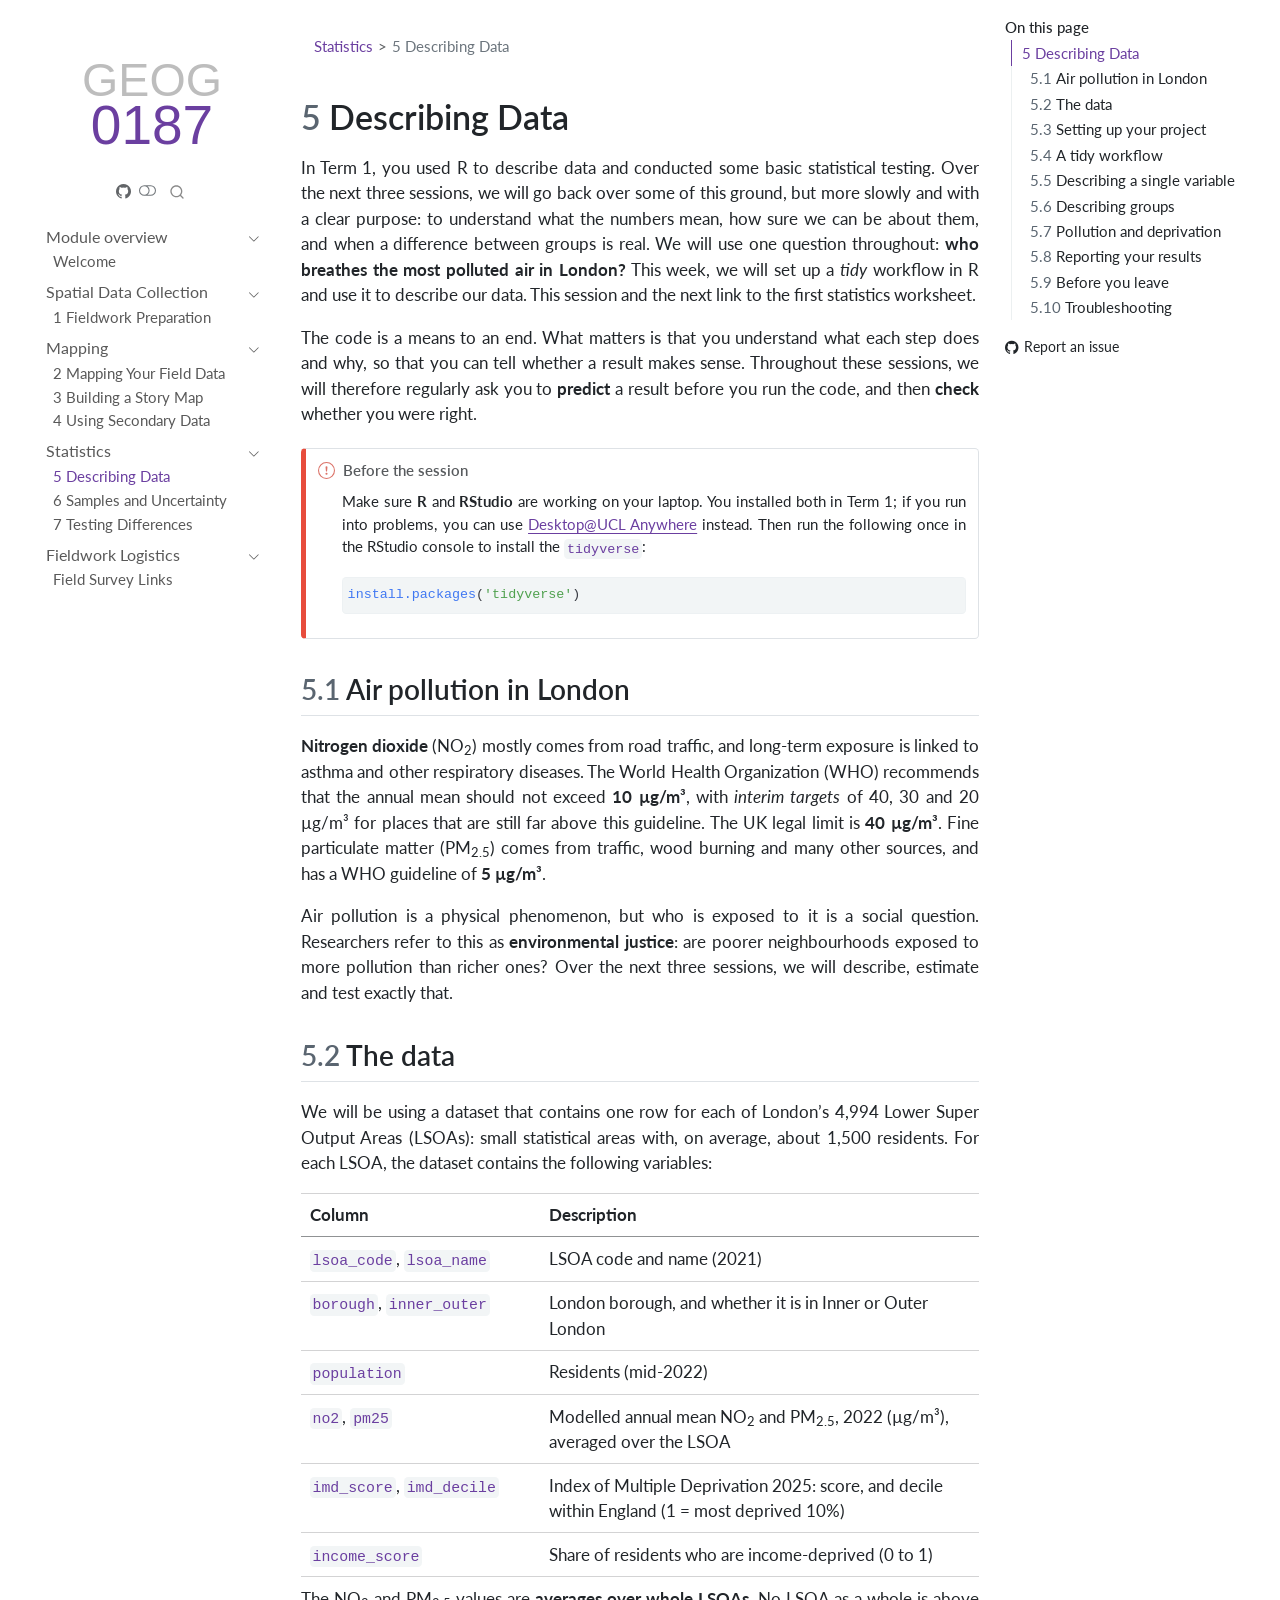
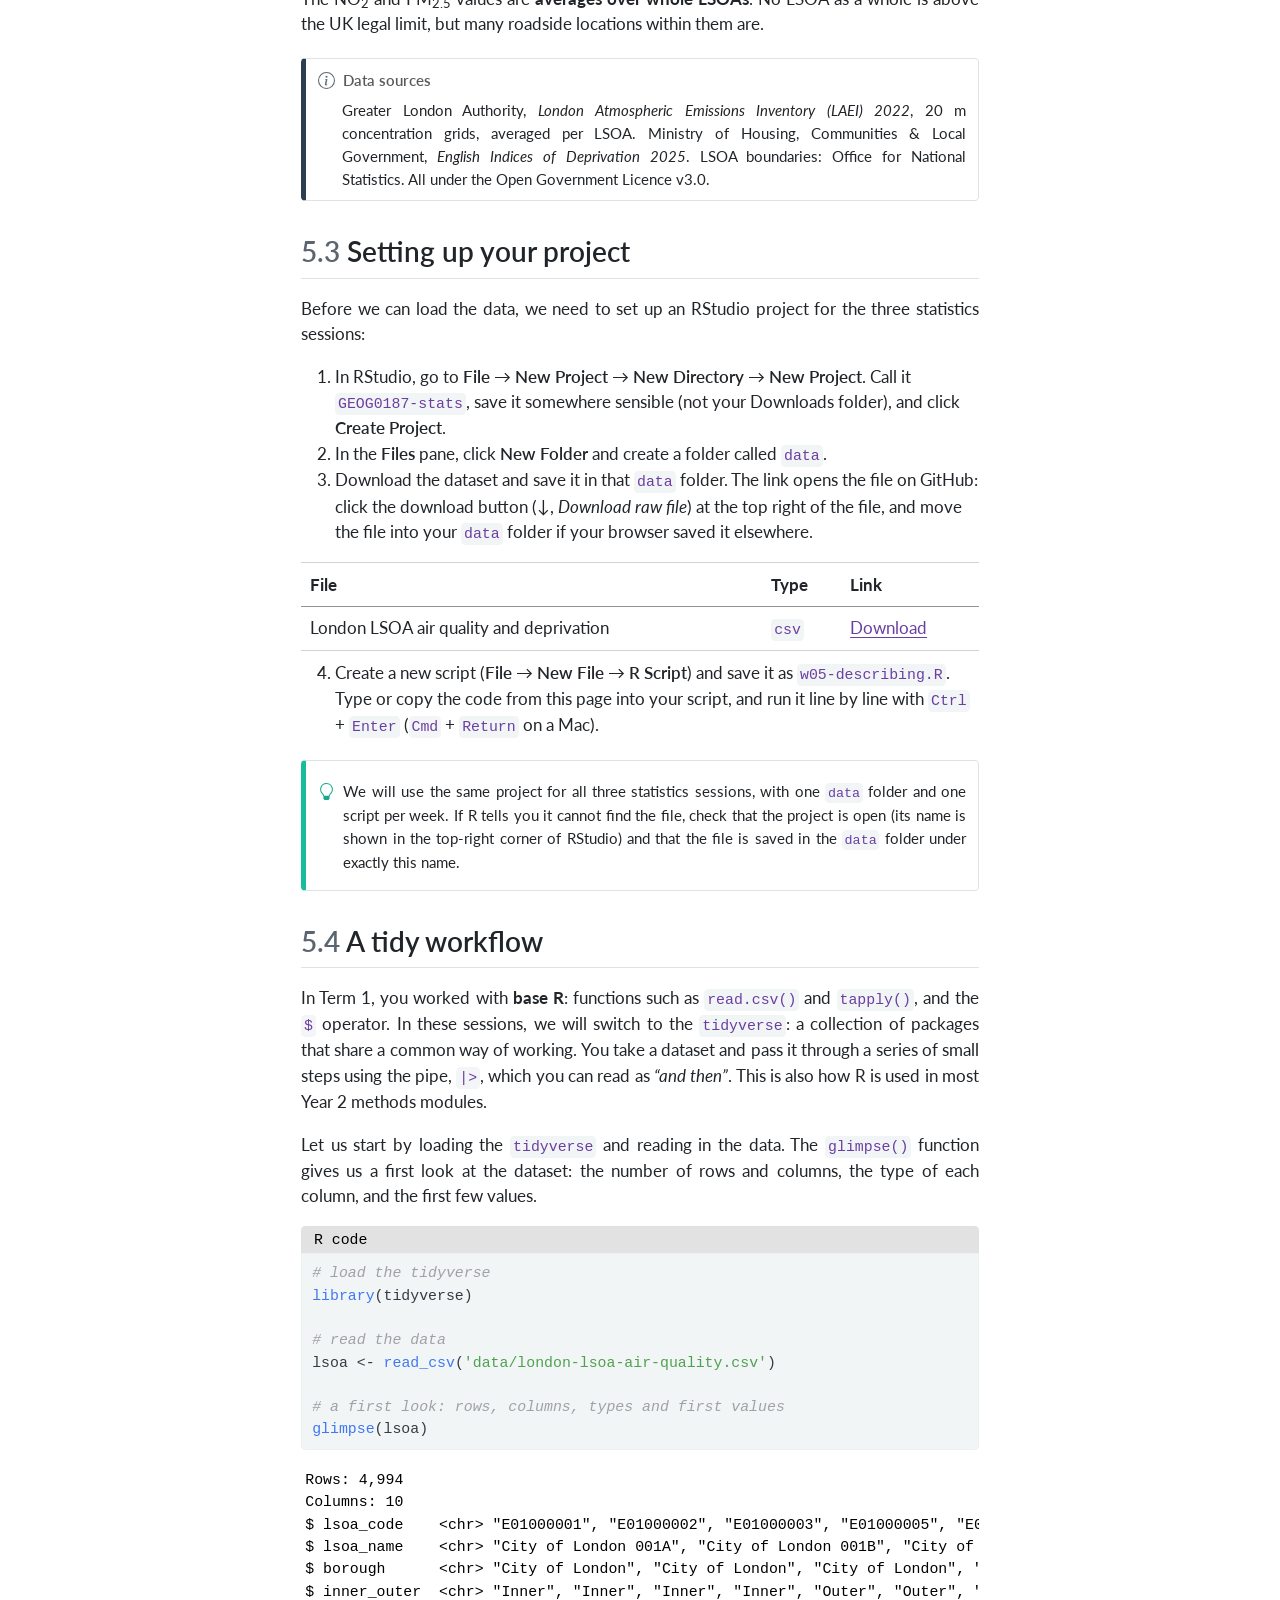
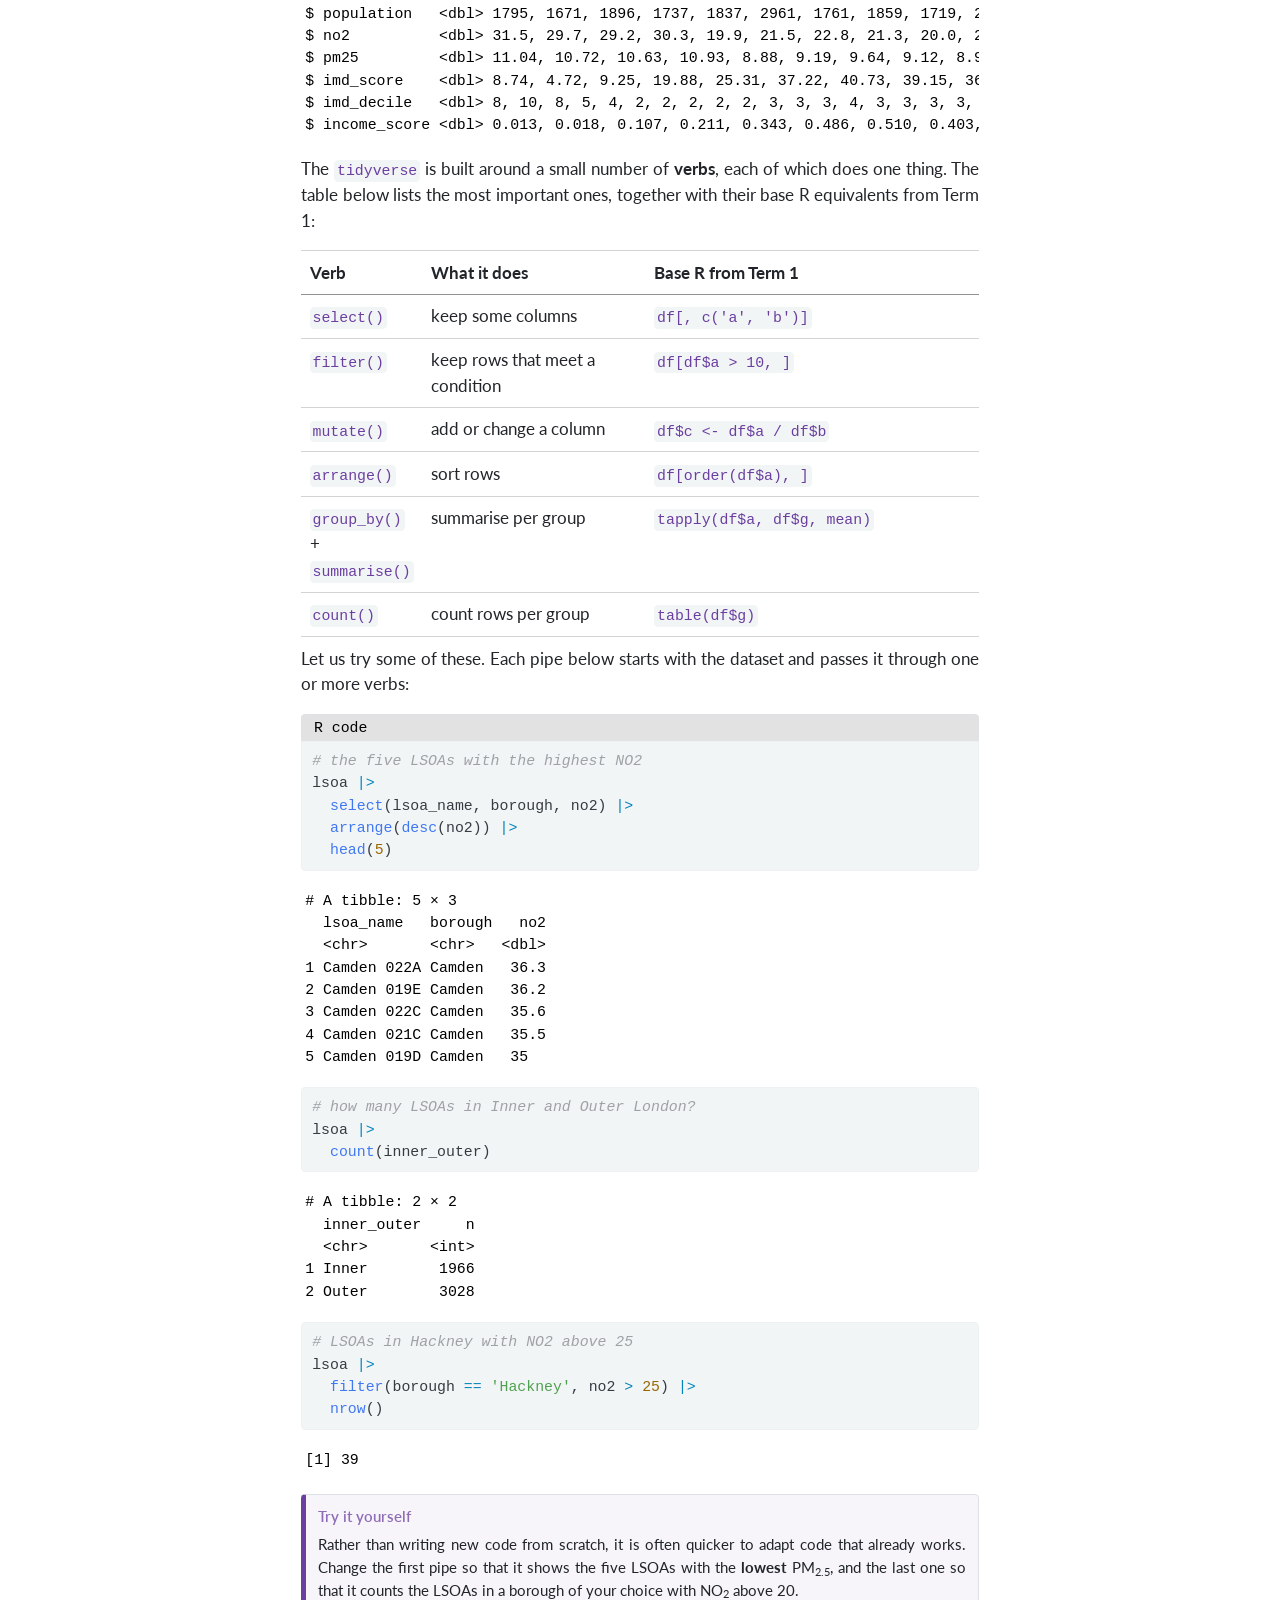
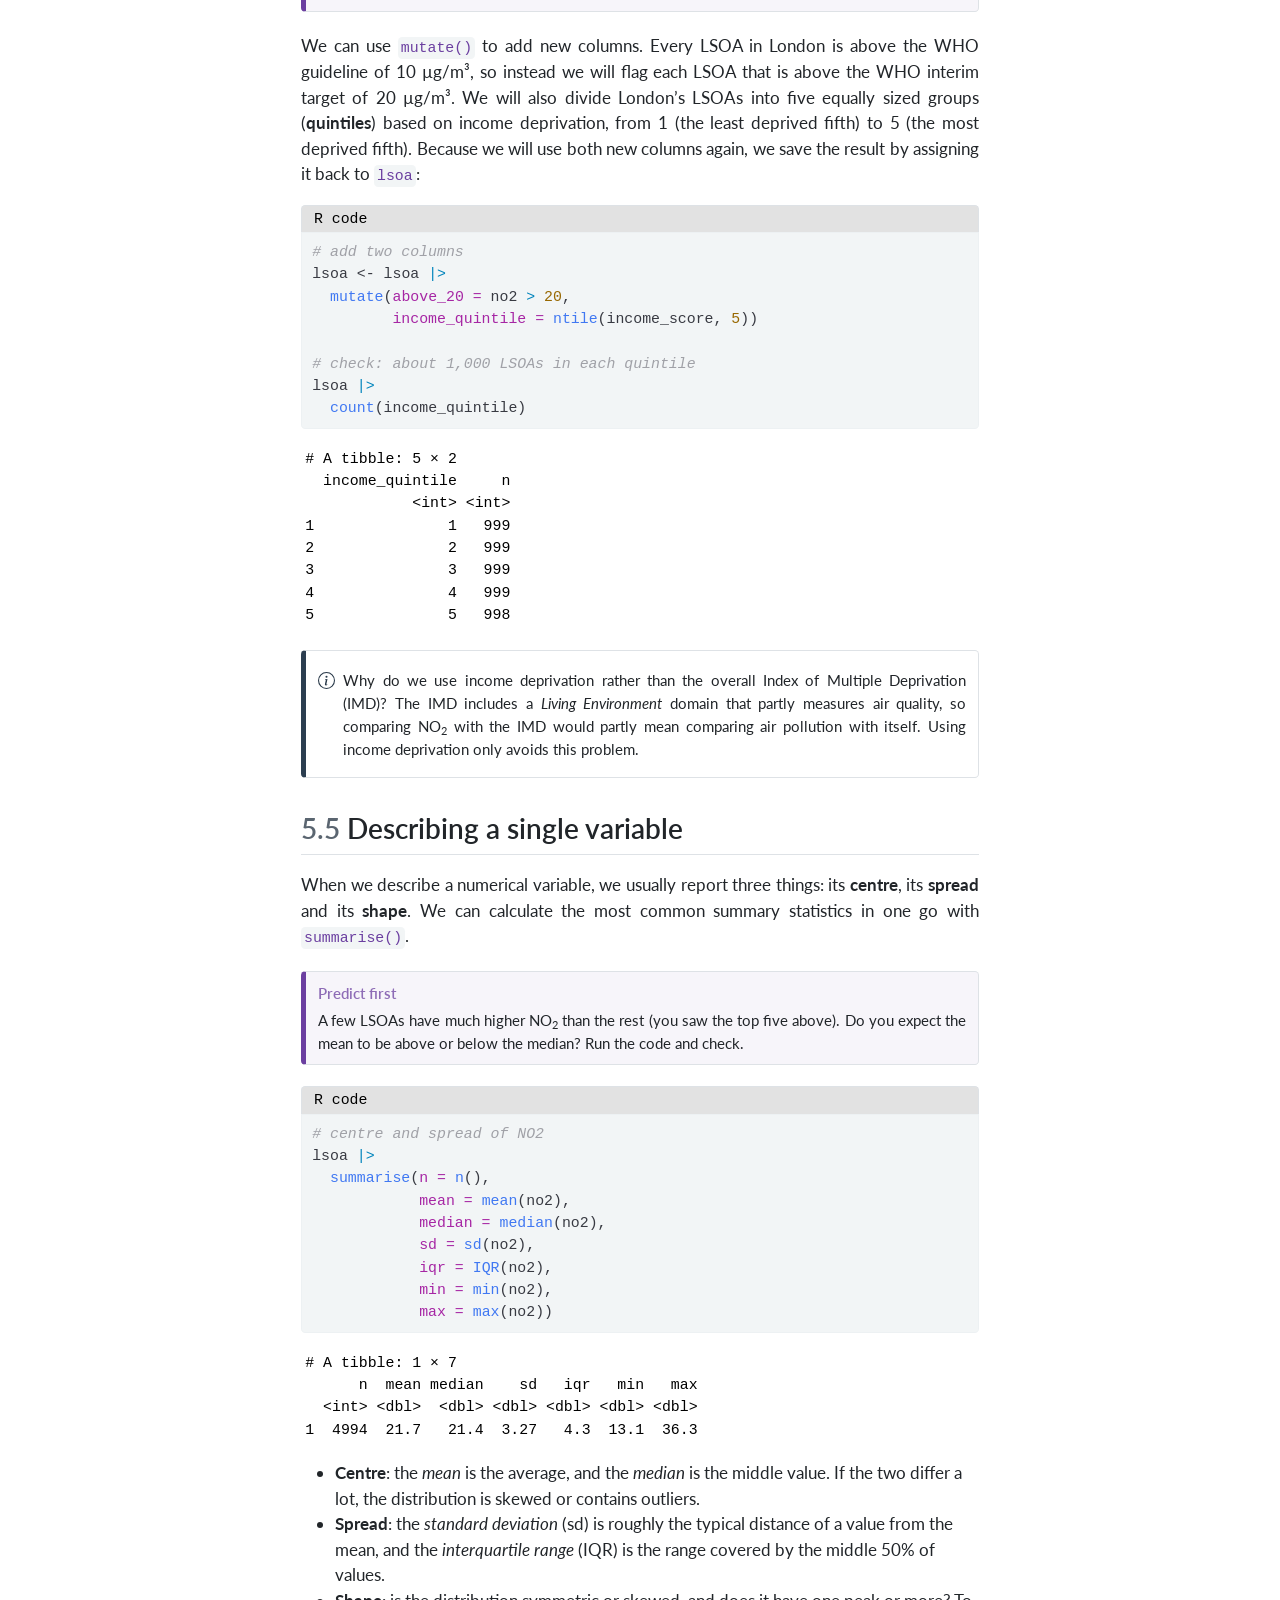
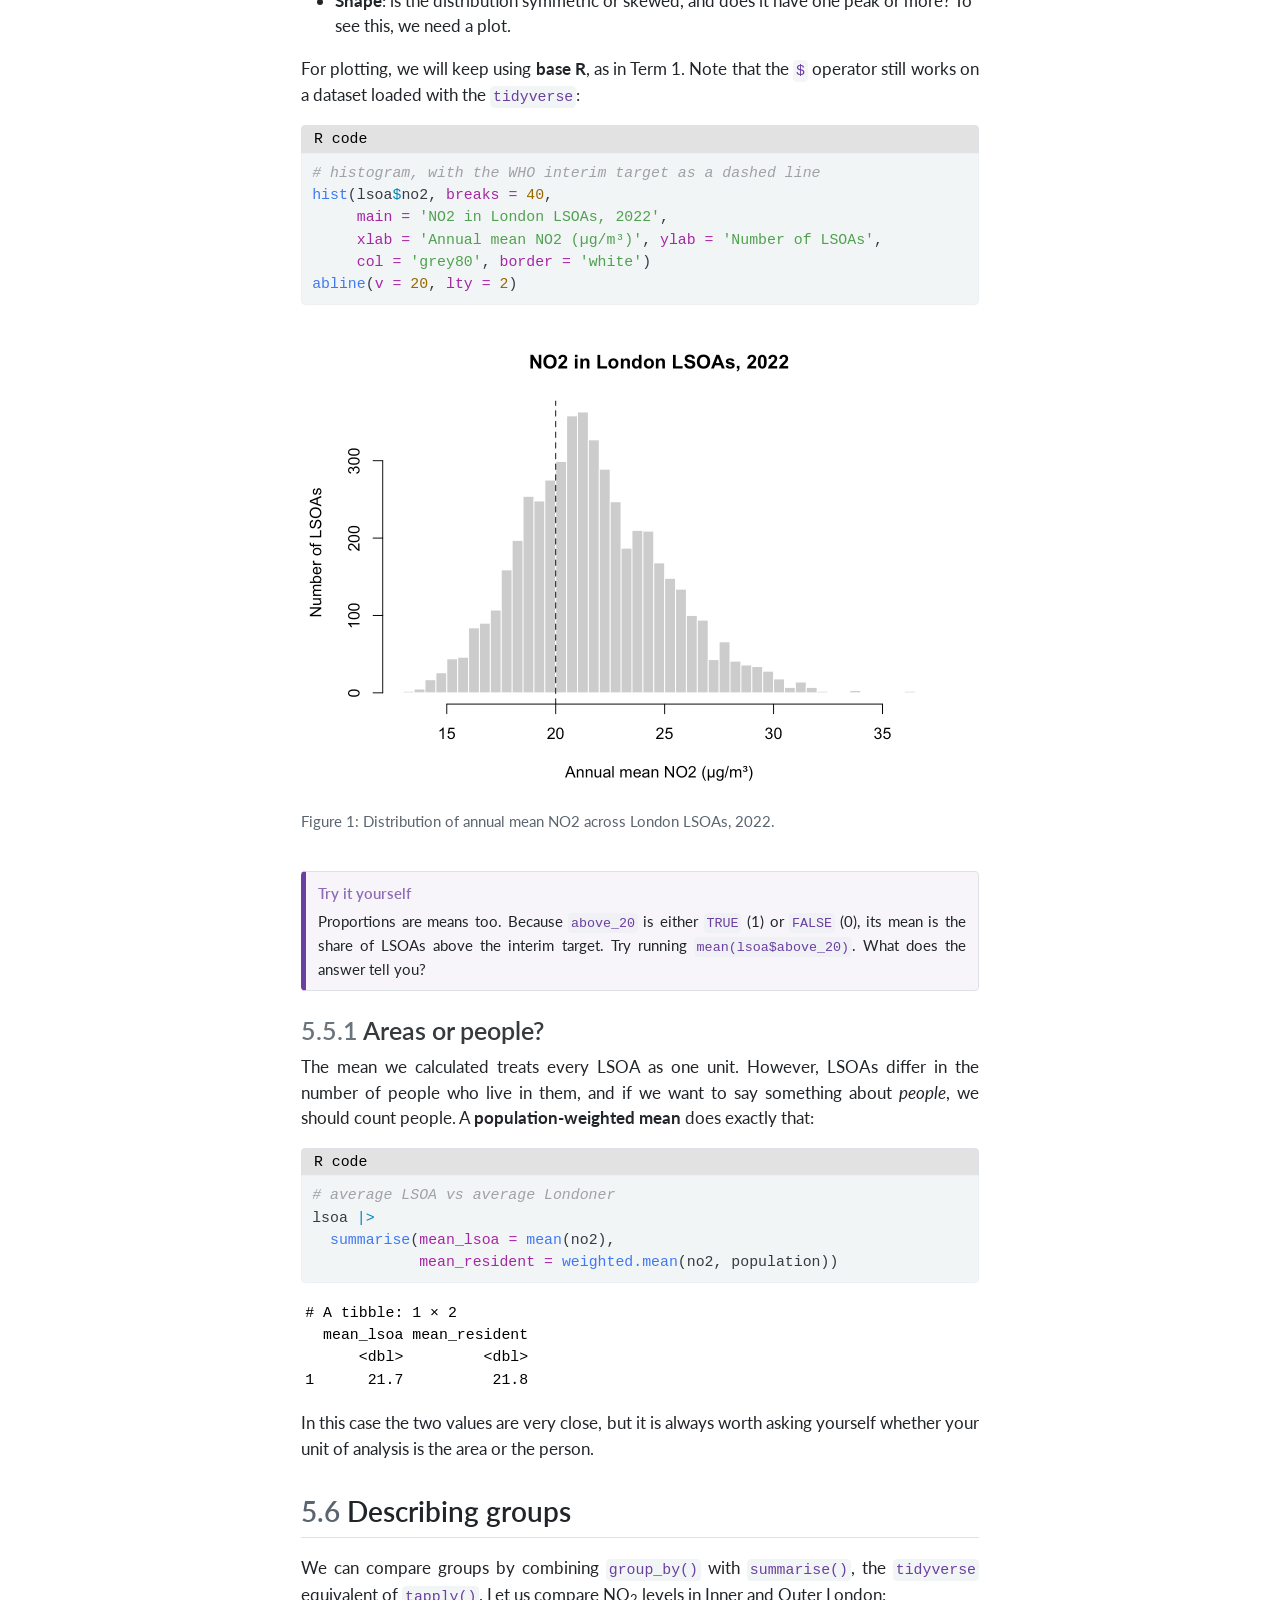
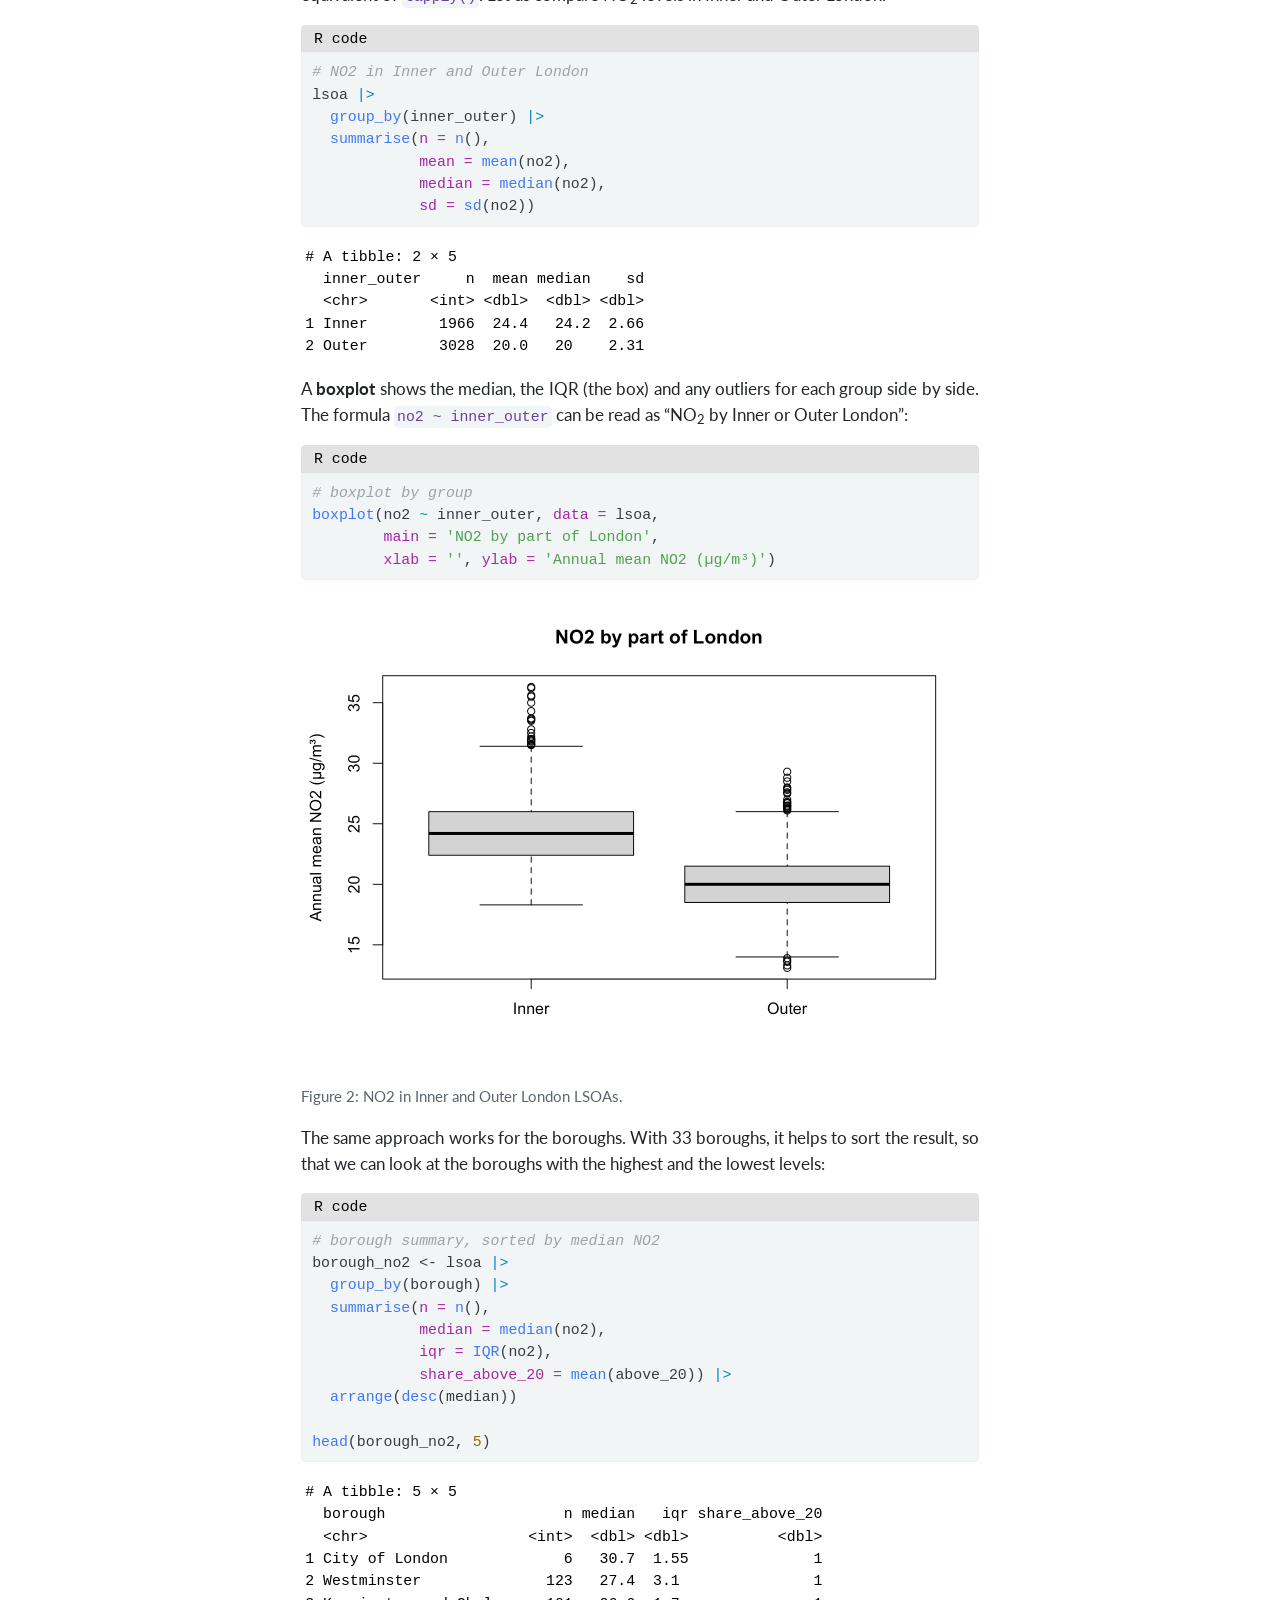
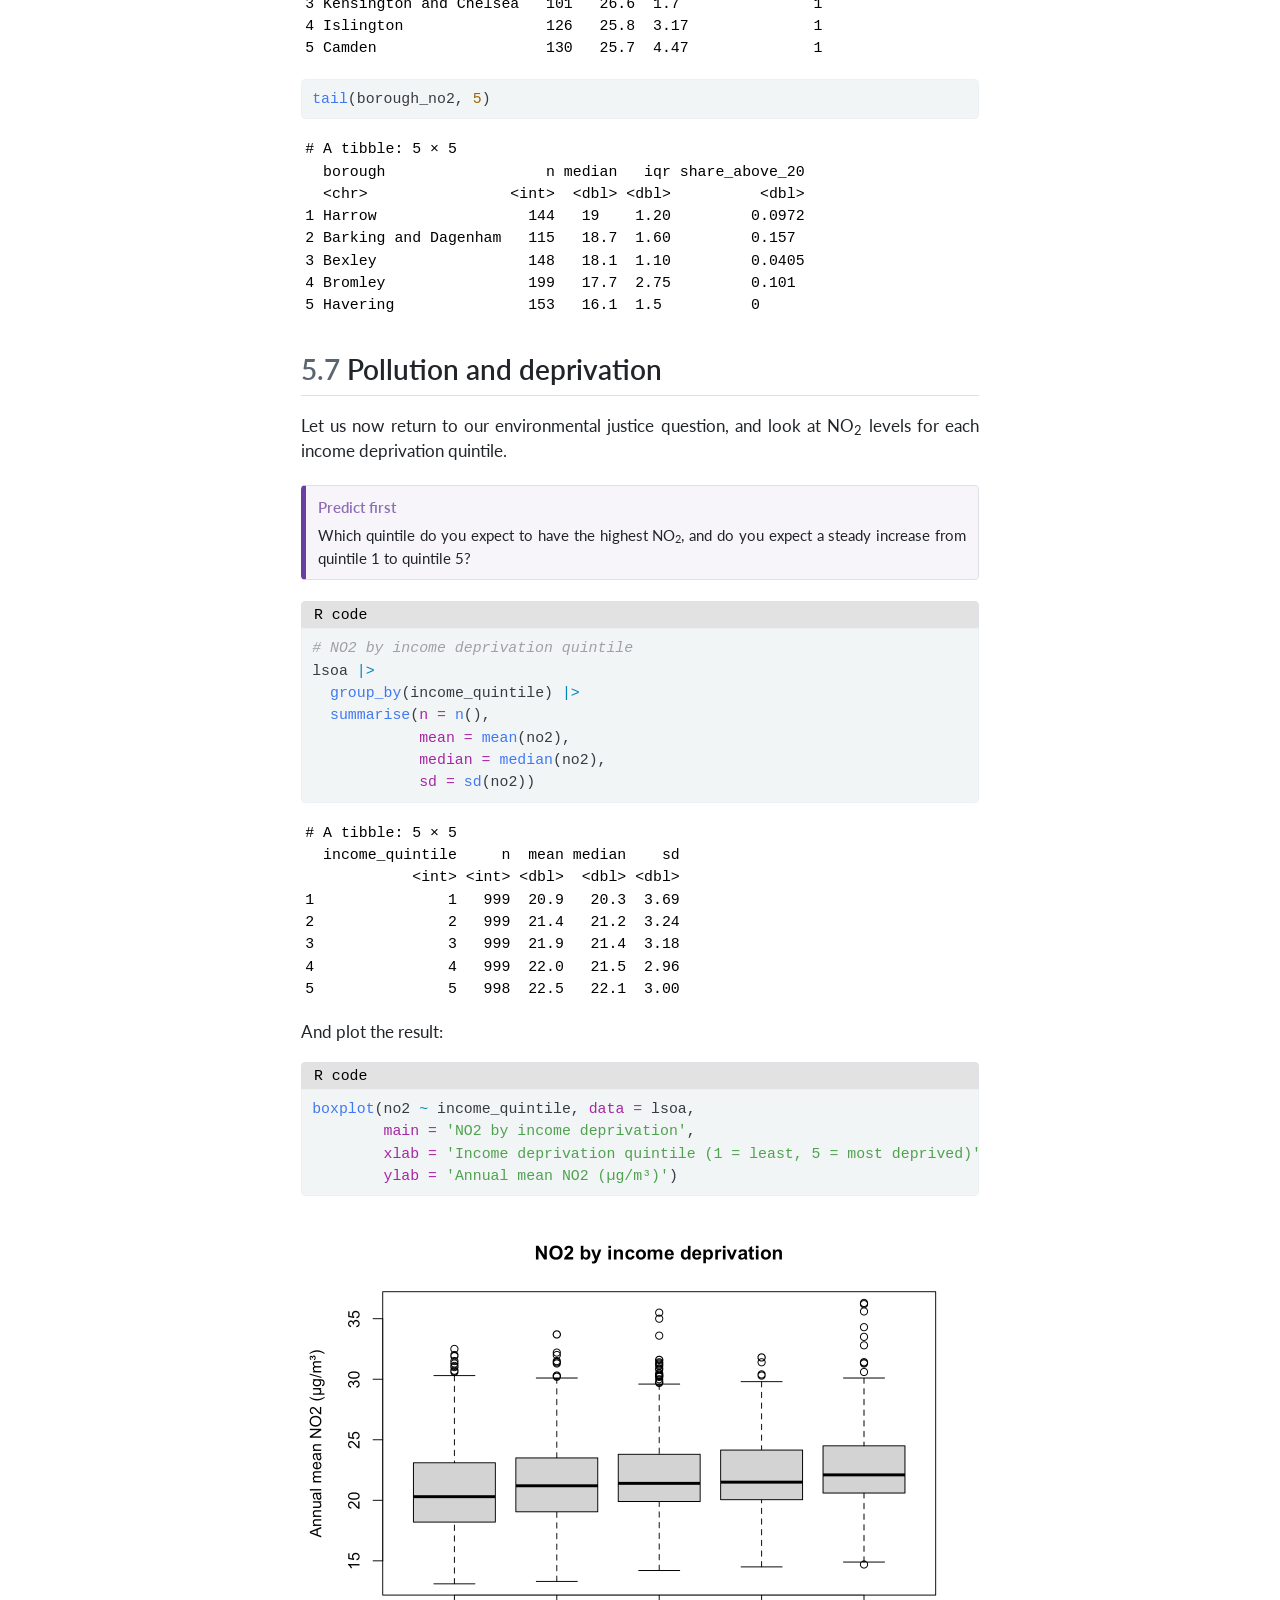
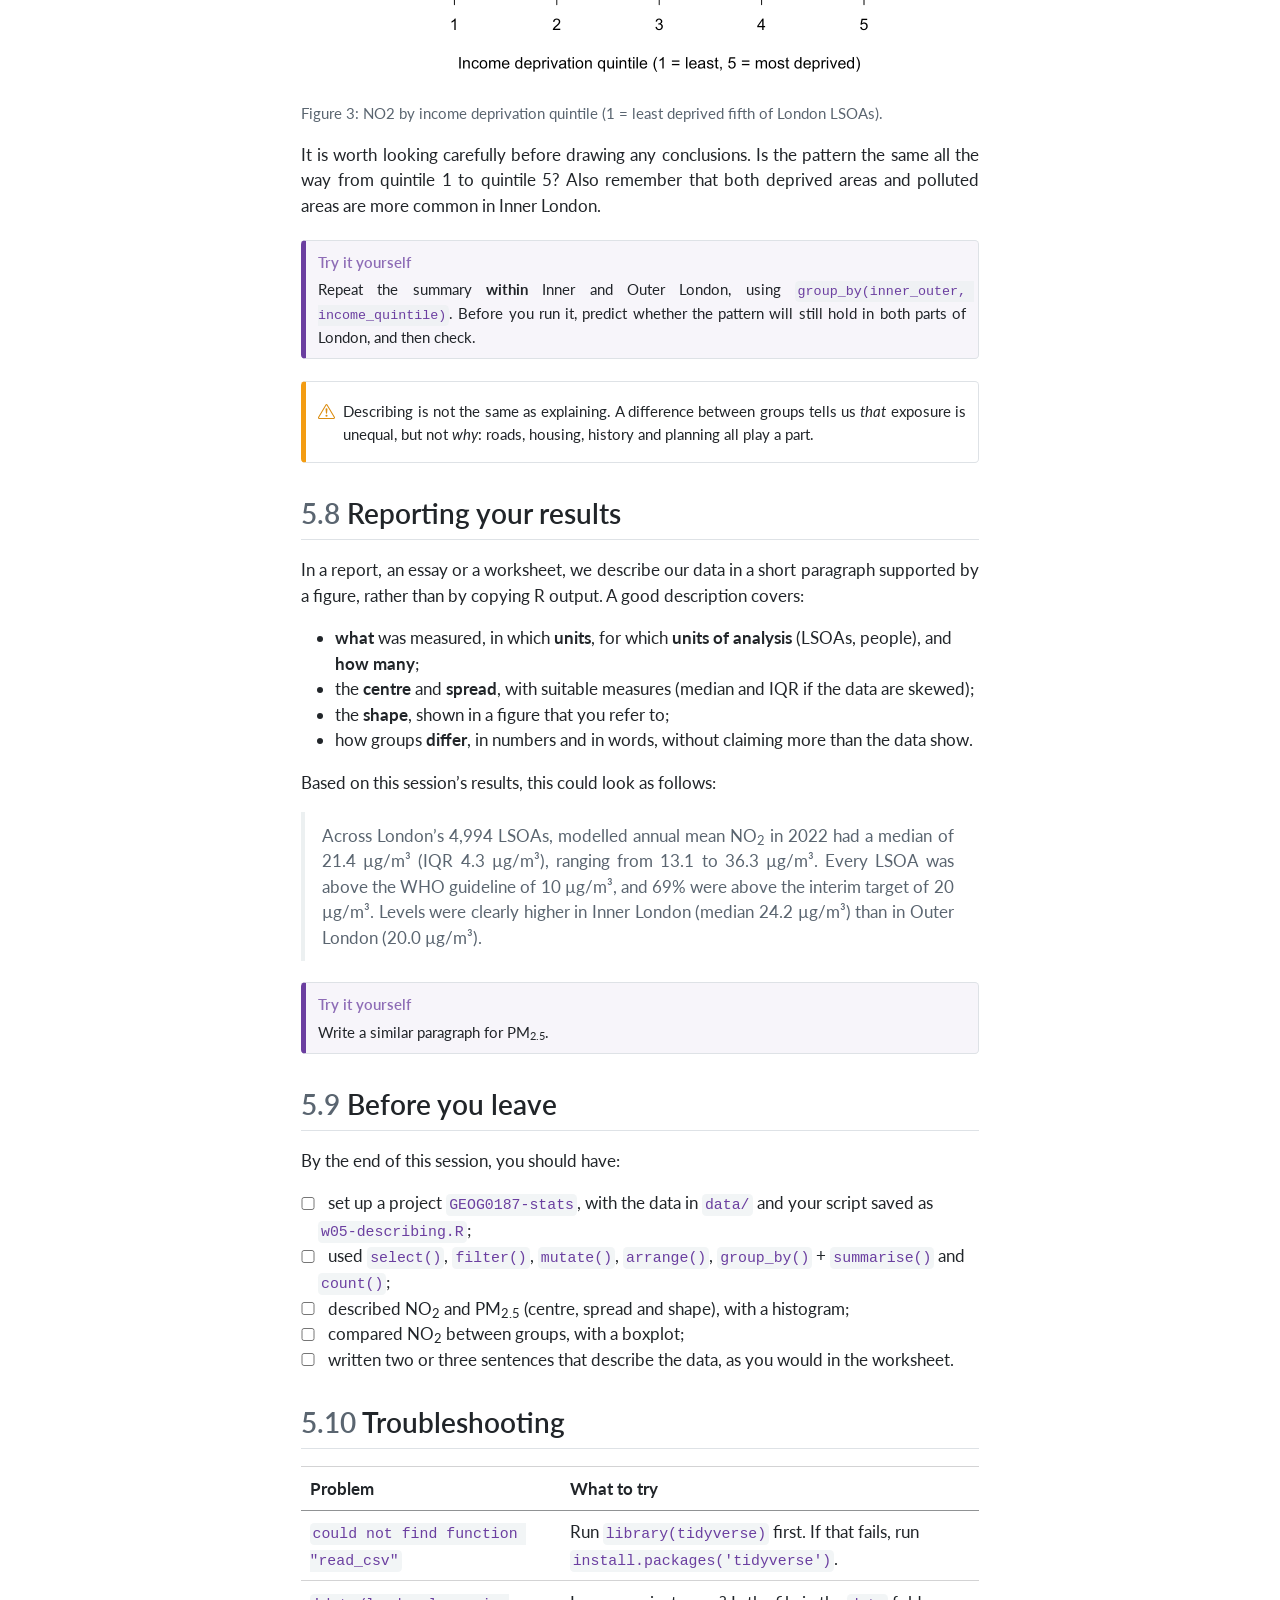
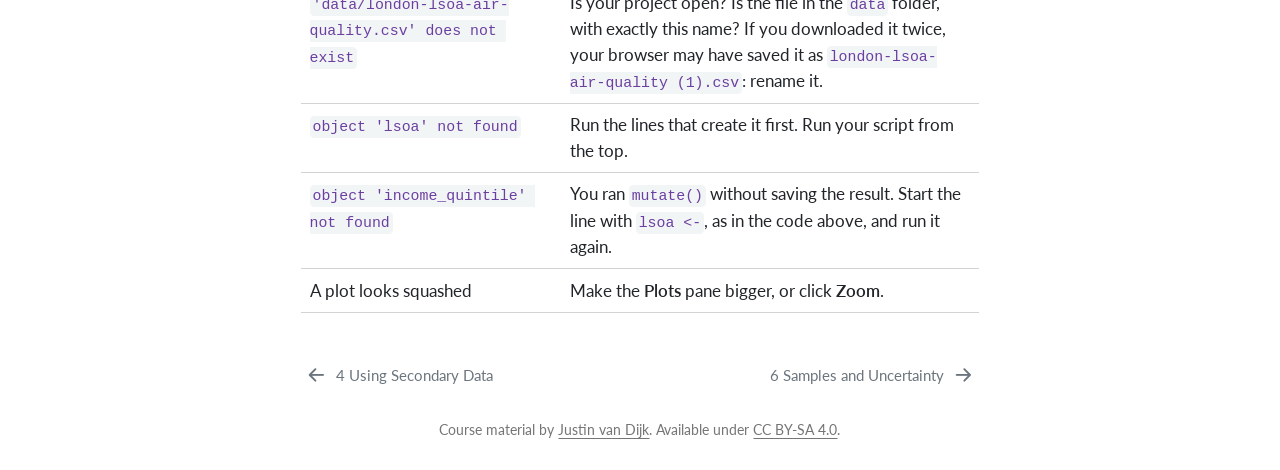
<file: docs/05-describing.html>
<!DOCTYPE html>
<html xmlns="http://www.w3.org/1999/xhtml" lang="en" xml:lang="en"><head>

<meta charset="utf-8">
<meta name="generator" content="quarto-1.10.18">

<meta name="viewport" content="width=device-width, initial-scale=1.0, user-scalable=yes">


<title>GEOG0187 – GEOG0187</title>
<style>
/* Default styles provided by pandoc.
** See https://pandoc.org/MANUAL.html#variables-for-html for config info.
*/
span.smallcaps{font-variant: small-caps;}
div.columns{display: flex; gap: 1.5em;}
div.column{flex: auto;}
@media screen {
div.columns{gap: min(4vw, 1.5em);}
div.column{overflow-x: auto;}
}
div.hanging-indent{margin-left: 1.5em; text-indent: -1.5em;}
ul.task-list{list-style: none;}
ul.task-list li input[type="checkbox"] {
  width: 0.8em;
  margin: 0 0.8em 0.2em -1em; /* quarto-specific, see https://github.com/quarto-dev/quarto-cli/issues/4556 */ 
  vertical-align: middle;
}
/* CSS for syntax highlighting */
html { -webkit-text-size-adjust: 100%; }
pre > code.sourceCode { white-space: pre; position: relative; }
pre > code.sourceCode > span { display: inline-block; line-height: 1.25; }
pre > code.sourceCode > span:empty { height: 1.2em; }
.sourceCode { overflow: visible; }
code.sourceCode > span { color: inherit; text-decoration: inherit; }
div.sourceCode { margin: 1em 0; }
pre.sourceCode { margin: 0; }
@media screen {
div.sourceCode { overflow: auto; }
}
@media print {
pre > code.sourceCode { white-space: pre-wrap; }
pre > code.sourceCode > span { text-indent: -5em; padding-left: 5em; }
}
pre.numberSource code
  { counter-reset: source-line 0; }
pre.numberSource code > span
  { position: relative; left: -4em; counter-increment: source-line; }
pre.numberSource code > span > a:first-child::before
  { content: counter(source-line);
    position: relative; left: -1em; text-align: right; vertical-align: baseline;
    border: none; display: inline-block;
    -webkit-touch-callout: none; -webkit-user-select: none;
    -khtml-user-select: none; -moz-user-select: none;
    -ms-user-select: none; user-select: none;
    padding: 0 4px; width: 4em;
  }
pre.numberSource { margin-left: 3em;  padding-left: 4px; }
div.sourceCode
  {   }
@media screen {
pre > code.sourceCode > span > a:first-child::before { text-decoration: underline; }
}
</style>


<script src="site_libs/quarto-nav/quarto-nav.js"></script>
<script src="site_libs/quarto-nav/headroom.min.js"></script>
<script src="site_libs/clipboard/clipboard.min.js"></script>
<script src="site_libs/quarto-search/autocomplete.umd.js"></script>
<script src="site_libs/quarto-search/fuse.min.js"></script>
<script src="site_libs/quarto-search/quarto-search.js"></script>
<meta name="quarto:offset" content="./">
<link href="./06-uncertainty.html" rel="next">
<link href="./04-secondary.html" rel="prev">
<script src="site_libs/quarto-html/quarto.js" type="module"></script>
<script src="site_libs/quarto-html/tabsets/tabsets.js" type="module"></script>
<script src="site_libs/quarto-html/popper.min.js"></script>
<script src="site_libs/quarto-html/tippy.umd.min.js"></script>
<script src="site_libs/quarto-html/anchor.min.js"></script>
<link href="site_libs/quarto-html/tippy.css" rel="stylesheet">
<link href="site_libs/quarto-html/quarto-syntax-highlighting-eec68b17241c1efd3eae2de50d816e3e.css" rel="stylesheet" class="quarto-color-scheme" id="quarto-text-highlighting-styles">
<link href="site_libs/quarto-html/quarto-syntax-highlighting-dark-25dec783d6e1d11f8e0bba9e4fbb47f4.css" rel="stylesheet" class="quarto-color-scheme quarto-color-alternate" id="quarto-text-highlighting-styles">
<link href="site_libs/quarto-html/quarto-syntax-highlighting-eec68b17241c1efd3eae2de50d816e3e.css" rel="stylesheet" class="quarto-color-scheme-extra" id="quarto-text-highlighting-styles">
<script src="site_libs/bootstrap/bootstrap.min.js"></script>
<link href="site_libs/bootstrap/bootstrap-icons.css" rel="stylesheet">
<link href="site_libs/bootstrap/bootstrap-8d79353691bd49b744ebe41e0f2bbb3e.min.css" rel="stylesheet" append-hash="true" class="quarto-color-scheme" id="quarto-bootstrap" data-mode="light">
<link href="site_libs/bootstrap/bootstrap-dark-c0e2e486b95cbf3f7823dc99e2c36499.min.css" rel="stylesheet" append-hash="true" class="quarto-color-scheme quarto-color-alternate" id="quarto-bootstrap" data-mode="dark">
<link href="site_libs/bootstrap/bootstrap-8d79353691bd49b744ebe41e0f2bbb3e.min.css" rel="stylesheet" append-hash="true" class="quarto-color-scheme-extra" id="quarto-bootstrap" data-mode="light">
<script id="quarto-search-options" type="application/json">{
  "location": "sidebar",
  "copy-button": false,
  "collapse-after": 3,
  "panel-placement": "start",
  "type": "overlay",
  "limit": 50,
  "keyboard-shortcut": [
    "f",
    "/",
    "s"
  ],
  "language": {
    "search-no-results-text": "No results",
    "search-matching-documents-text": "matching documents",
    "search-copy-link-title": "Copy link to search",
    "search-hide-matches-text": "Hide additional matches",
    "search-more-match-text": "more match in this document",
    "search-more-matches-text": "more matches in this document",
    "search-clear-button-title": "Clear",
    "search-text-placeholder": "",
    "search-detached-cancel-button-title": "Cancel",
    "search-submit-button-title": "Submit",
    "search-label": "Search"
  }
}</script>
<style>html{ scroll-behavior: smooth; }</style>


<link rel="stylesheet" href="assets/styles.css">
</head>

<body class="nav-sidebar floating quarto-light"><script id="quarto-html-before-body" type="application/javascript">
    const toggleBodyColorMode = (bsSheetEl) => {
      const mode = bsSheetEl.getAttribute("data-mode");
      const bodyEl = window.document.querySelector("body");
      if (mode === "dark") {
        bodyEl.classList.add("quarto-dark");
        bodyEl.classList.remove("quarto-light");
      } else {
        bodyEl.classList.add("quarto-light");
        bodyEl.classList.remove("quarto-dark");
      }
    }
    const toggleBodyColorPrimary = () => {
      const bsSheetEl = window.document.querySelector("link#quarto-bootstrap:not([rel=disabled-stylesheet])");
      if (bsSheetEl) {
        toggleBodyColorMode(bsSheetEl);
      }
    }
    const setColorSchemeToggle = (alternate) => {
      const toggles = window.document.querySelectorAll('.quarto-color-scheme-toggle');
      for (let i=0; i < toggles.length; i++) {
        const toggle = toggles[i];
        if (toggle) {
          if (alternate) {
            toggle.classList.add("alternate");
          } else {
            toggle.classList.remove("alternate");
          }
        }
      }
    };
    const toggleColorMode = (alternate) => {
      // Switch the stylesheets
      const primaryStylesheets = window.document.querySelectorAll('link.quarto-color-scheme:not(.quarto-color-alternate)');
      const alternateStylesheets = window.document.querySelectorAll('link.quarto-color-scheme.quarto-color-alternate');
      manageTransitions('#quarto-margin-sidebar .nav-link', false);
      if (alternate) {
        // note: dark is layered on light, we don't disable primary!
        enableStylesheet(alternateStylesheets);
        for (const sheetNode of alternateStylesheets) {
          if (sheetNode.id === "quarto-bootstrap") {
            toggleBodyColorMode(sheetNode);
          }
        }
      } else {
        disableStylesheet(alternateStylesheets);
        enableStylesheet(primaryStylesheets)
        toggleBodyColorPrimary();
      }
      manageTransitions('#quarto-margin-sidebar .nav-link', true);
      // Switch the toggles
      setColorSchemeToggle(alternate)
      // Hack to workaround the fact that safari doesn't
      // properly recolor the scrollbar when toggling (#1455)
      if (navigator.userAgent.indexOf('Safari') > 0 && navigator.userAgent.indexOf('Chrome') == -1) {
        manageTransitions("body", false);
        window.scrollTo(0, 1);
        setTimeout(() => {
          window.scrollTo(0, 0);
          manageTransitions("body", true);
        }, 40);
      }
    }
    const disableStylesheet = (stylesheets) => {
      for (let i=0; i < stylesheets.length; i++) {
        const stylesheet = stylesheets[i];
        stylesheet.rel = 'disabled-stylesheet';
      }
    }
    const enableStylesheet = (stylesheets) => {
      for (let i=0; i < stylesheets.length; i++) {
        const stylesheet = stylesheets[i];
        if(stylesheet.rel !== 'stylesheet') { // for Chrome, which will still FOUC without this check
          stylesheet.rel = 'stylesheet';
        }
      }
    }
    const manageTransitions = (selector, allowTransitions) => {
      const els = window.document.querySelectorAll(selector);
      for (let i=0; i < els.length; i++) {
        const el = els[i];
        if (allowTransitions) {
          el.classList.remove('notransition');
        } else {
          el.classList.add('notransition');
        }
      }
    }
    const isFileUrl = () => {
      return window.location.protocol === 'file:';
    }
    const hasAlternateSentinel = () => {
      let styleSentinel = getColorSchemeSentinel();
      if (styleSentinel !== null) {
        return styleSentinel === "alternate";
      } else {
        return false;
      }
    }
    const setStyleSentinel = (alternate) => {
      const value = alternate ? "alternate" : "default";
      if (!isFileUrl()) {
        window.localStorage.setItem("quarto-color-scheme", value);
      } else {
        localAlternateSentinel = value;
      }
    }
    const getColorSchemeSentinel = () => {
      if (!isFileUrl()) {
        const storageValue = window.localStorage.getItem("quarto-color-scheme");
        return storageValue != null ? storageValue : localAlternateSentinel;
      } else {
        return localAlternateSentinel;
      }
    }
    const toggleGiscusIfUsed = (isAlternate, darkModeDefault) => {
      const baseTheme = document.querySelector('#giscus-base-theme')?.value ?? 'light';
      const alternateTheme = document.querySelector('#giscus-alt-theme')?.value ?? 'dark';
      let newTheme = '';
      if(authorPrefersDark) {
        newTheme = isAlternate ? baseTheme : alternateTheme;
      } else {
        newTheme = isAlternate ? alternateTheme : baseTheme;
      }
      const changeGiscusTheme = () => {
        // From: https://github.com/giscus/giscus/issues/336
        const sendMessage = (message) => {
          const iframe = document.querySelector('iframe.giscus-frame');
          if (!iframe) return;
          iframe.contentWindow.postMessage({ giscus: message }, 'https://giscus.app');
        }
        sendMessage({
          setConfig: {
            theme: newTheme
          }
        });
      }
      const isGiscussLoaded = window.document.querySelector('iframe.giscus-frame') !== null;
      if (isGiscussLoaded) {
        changeGiscusTheme();
      }
    };
    const authorPrefersDark = false;
    const darkModeDefault = authorPrefersDark;
      document.querySelector('link#quarto-text-highlighting-styles.quarto-color-scheme-extra').rel = 'disabled-stylesheet';
      document.querySelector('link#quarto-bootstrap.quarto-color-scheme-extra').rel = 'disabled-stylesheet';
    let localAlternateSentinel = darkModeDefault ? 'alternate' : 'default';
    // Dark / light mode switch
    window.quartoToggleColorScheme = () => {
      // Read the current dark / light value
      let toAlternate = !hasAlternateSentinel();
      toggleColorMode(toAlternate);
      setStyleSentinel(toAlternate);
      toggleGiscusIfUsed(toAlternate, darkModeDefault);
      window.dispatchEvent(new Event('resize'));
    };
    // Switch to dark mode if need be
    if (hasAlternateSentinel()) {
      toggleColorMode(true);
    } else {
      toggleColorMode(false);
    }
  </script>

<div id="quarto-search-results"></div>
  <header id="quarto-header" class="headroom fixed-top">
  <nav class="quarto-secondary-nav">
    <div class="container-fluid d-flex">
      <button type="button" class="quarto-btn-toggle btn" data-bs-toggle="collapse" role="button" data-bs-target=".quarto-sidebar-collapse-item" aria-controls="quarto-sidebar" aria-expanded="false" aria-label="Toggle sidebar navigation" onclick="if (window.quartoToggleHeadroom) { window.quartoToggleHeadroom(); }">
        <i class="bi bi-layout-text-sidebar-reverse"></i>
      </button>
        <nav class="quarto-page-breadcrumbs" aria-label="breadcrumb"><ol class="breadcrumb"><li class="breadcrumb-item"><a href="./05-describing.html">Statistics</a></li><li class="breadcrumb-item"><a href="./05-describing.html">5 Describing Data</a></li></ol></nav>
        <a class="flex-grow-1" role="navigation" data-bs-toggle="collapse" data-bs-target=".quarto-sidebar-collapse-item" aria-controls="quarto-sidebar" aria-expanded="false" aria-label="Toggle sidebar navigation" onclick="if (window.quartoToggleHeadroom) { window.quartoToggleHeadroom(); }">      
        </a>
      <button type="button" class="btn quarto-search-button" aria-label="Search" onclick="window.quartoOpenSearch();">
        <i class="bi bi-search"></i>
      </button>
    </div>
  </nav>
</header>
<!-- content -->
<div id="quarto-content" class="quarto-container page-columns page-rows-contents page-layout-article">
<!-- sidebar -->
  <nav id="quarto-sidebar" class="sidebar collapse collapse-horizontal quarto-sidebar-collapse-item sidebar-navigation floating overflow-auto">
    <div class="pt-lg-2 mt-2 text-left sidebar-header">
      <a href="./index.html" class="sidebar-logo-link">
      <img src="./assets/logo.svg" alt="" class="sidebar-logo light-content py-0 d-lg-inline d-none">
      <img src="./assets/logo.svg" alt="" class="sidebar-logo dark-content py-0 d-lg-inline d-none">
      </a>
      <div class="sidebar-tools-main tools-wide">
    <a href="https://github.com/jtvandijk/GEOG0187" title="" class="quarto-navigation-tool px-1" aria-label=""><i class="bi bi-github"></i></a>
  <a href="" class="quarto-color-scheme-toggle quarto-navigation-tool  px-1" onclick="window.quartoToggleColorScheme(); return false;" title="Toggle dark mode"><i class="bi"></i></a>
    <div id="quarto-search" class="quarto-navigation-tool px-1" title="Search"></div>
</div>
      </div>
    <div class="sidebar-menu-container"> 
    <ul class="list-unstyled mt-1">
        <li class="sidebar-item sidebar-item-section">
      <div class="sidebar-item-container"> 
            <a class="sidebar-item-text sidebar-link text-start" data-bs-toggle="collapse" data-bs-target="#quarto-sidebar-section-1" role="navigation" aria-expanded="true">
 <span class="menu-text">Module overview</span></a>
          <a class="sidebar-item-toggle text-start" data-bs-toggle="collapse" data-bs-target="#quarto-sidebar-section-1" role="navigation" aria-expanded="true" aria-label="Toggle section">
            <i class="bi bi-chevron-right ms-2"></i>
          </a> 
      </div>
      <ul id="quarto-sidebar-section-1" class="collapse list-unstyled sidebar-section depth1 show">  
          <li class="sidebar-item">
  <div class="sidebar-item-container"> 
  <a href="./index.html" class="sidebar-item-text sidebar-link">
 <span class="menu-text">Welcome</span></a>
  </div>
</li>
      </ul>
  </li>
        <li class="sidebar-item sidebar-item-section">
      <div class="sidebar-item-container"> 
            <a class="sidebar-item-text sidebar-link text-start" data-bs-toggle="collapse" data-bs-target="#quarto-sidebar-section-2" role="navigation" aria-expanded="true">
 <span class="menu-text">Spatial Data Collection</span></a>
          <a class="sidebar-item-toggle text-start" data-bs-toggle="collapse" data-bs-target="#quarto-sidebar-section-2" role="navigation" aria-expanded="true" aria-label="Toggle section">
            <i class="bi bi-chevron-right ms-2"></i>
          </a> 
      </div>
      <ul id="quarto-sidebar-section-2" class="collapse list-unstyled sidebar-section depth1 show">  
          <li class="sidebar-item">
  <div class="sidebar-item-container"> 
  <a href="./01-fieldwork.html" class="sidebar-item-text sidebar-link">
 <span class="menu-text">1 Fieldwork Preparation</span></a>
  </div>
</li>
      </ul>
  </li>
        <li class="sidebar-item sidebar-item-section">
      <div class="sidebar-item-container"> 
            <a class="sidebar-item-text sidebar-link text-start" data-bs-toggle="collapse" data-bs-target="#quarto-sidebar-section-3" role="navigation" aria-expanded="true">
 <span class="menu-text">Mapping</span></a>
          <a class="sidebar-item-toggle text-start" data-bs-toggle="collapse" data-bs-target="#quarto-sidebar-section-3" role="navigation" aria-expanded="true" aria-label="Toggle section">
            <i class="bi bi-chevron-right ms-2"></i>
          </a> 
      </div>
      <ul id="quarto-sidebar-section-3" class="collapse list-unstyled sidebar-section depth1 show">  
          <li class="sidebar-item">
  <div class="sidebar-item-container"> 
  <a href="./02-mapping.html" class="sidebar-item-text sidebar-link">
 <span class="menu-text">2 Mapping Your Field Data</span></a>
  </div>
</li>
          <li class="sidebar-item">
  <div class="sidebar-item-container"> 
  <a href="./03-storymap.html" class="sidebar-item-text sidebar-link">
 <span class="menu-text">3 Building a Story Map</span></a>
  </div>
</li>
          <li class="sidebar-item">
  <div class="sidebar-item-container"> 
  <a href="./04-secondary.html" class="sidebar-item-text sidebar-link">
 <span class="menu-text">4 Using Secondary Data</span></a>
  </div>
</li>
      </ul>
  </li>
        <li class="sidebar-item sidebar-item-section">
      <div class="sidebar-item-container"> 
            <a class="sidebar-item-text sidebar-link text-start" data-bs-toggle="collapse" data-bs-target="#quarto-sidebar-section-4" role="navigation" aria-expanded="true">
 <span class="menu-text">Statistics</span></a>
          <a class="sidebar-item-toggle text-start" data-bs-toggle="collapse" data-bs-target="#quarto-sidebar-section-4" role="navigation" aria-expanded="true" aria-label="Toggle section">
            <i class="bi bi-chevron-right ms-2"></i>
          </a> 
      </div>
      <ul id="quarto-sidebar-section-4" class="collapse list-unstyled sidebar-section depth1 show">  
          <li class="sidebar-item">
  <div class="sidebar-item-container"> 
  <a href="./05-describing.html" class="sidebar-item-text sidebar-link active">
 <span class="menu-text">5 Describing Data</span></a>
  </div>
</li>
          <li class="sidebar-item">
  <div class="sidebar-item-container"> 
  <a href="./06-uncertainty.html" class="sidebar-item-text sidebar-link">
 <span class="menu-text">6 Samples and Uncertainty</span></a>
  </div>
</li>
          <li class="sidebar-item">
  <div class="sidebar-item-container"> 
  <a href="./07-testing.html" class="sidebar-item-text sidebar-link">
 <span class="menu-text">7 Testing Differences</span></a>
  </div>
</li>
      </ul>
  </li>
        <li class="sidebar-item sidebar-item-section">
      <div class="sidebar-item-container"> 
            <a class="sidebar-item-text sidebar-link text-start" data-bs-toggle="collapse" data-bs-target="#quarto-sidebar-section-5" role="navigation" aria-expanded="true">
 <span class="menu-text">Fieldwork Logistics</span></a>
          <a class="sidebar-item-toggle text-start" data-bs-toggle="collapse" data-bs-target="#quarto-sidebar-section-5" role="navigation" aria-expanded="true" aria-label="Toggle section">
            <i class="bi bi-chevron-right ms-2"></i>
          </a> 
      </div>
      <ul id="quarto-sidebar-section-5" class="collapse list-unstyled sidebar-section depth1 show">  
          <li class="sidebar-item">
  <div class="sidebar-item-container"> 
  <a href="./survey-links.html" class="sidebar-item-text sidebar-link">
 <span class="menu-text">Field Survey Links</span></a>
  </div>
</li>
      </ul>
  </li>
    </ul>
    </div>
</nav>
<div id="quarto-sidebar-glass" class="quarto-sidebar-collapse-item" data-bs-toggle="collapse" data-bs-target=".quarto-sidebar-collapse-item"></div>
<!-- margin-sidebar -->
    <div id="quarto-margin-sidebar" class="sidebar margin-sidebar">
        <nav id="TOC" role="doc-toc" class="toc-active">
    <h2 id="toc-title">On this page</h2>
   
  <ul>
  <li><a href="#describing-data" id="toc-describing-data" class="nav-link active" data-scroll-target="#describing-data"><span class="header-section-number">5</span> Describing Data</a>
  <ul class="collapse">
  <li><a href="#air-pollution-in-london" id="toc-air-pollution-in-london" class="nav-link" data-scroll-target="#air-pollution-in-london"><span class="header-section-number">5.1</span> Air pollution in London</a></li>
  <li><a href="#the-data" id="toc-the-data" class="nav-link" data-scroll-target="#the-data"><span class="header-section-number">5.2</span> The data</a></li>
  <li><a href="#setting-up-your-project" id="toc-setting-up-your-project" class="nav-link" data-scroll-target="#setting-up-your-project"><span class="header-section-number">5.3</span> Setting up your project</a></li>
  <li><a href="#a-tidy-workflow" id="toc-a-tidy-workflow" class="nav-link" data-scroll-target="#a-tidy-workflow"><span class="header-section-number">5.4</span> A tidy workflow</a></li>
  <li><a href="#describing-a-single-variable" id="toc-describing-a-single-variable" class="nav-link" data-scroll-target="#describing-a-single-variable"><span class="header-section-number">5.5</span> Describing a single variable</a>
  <ul class="collapse">
  <li><a href="#areas-or-people" id="toc-areas-or-people" class="nav-link" data-scroll-target="#areas-or-people"><span class="header-section-number">5.5.1</span> Areas or people?</a></li>
  </ul></li>
  <li><a href="#describing-groups" id="toc-describing-groups" class="nav-link" data-scroll-target="#describing-groups"><span class="header-section-number">5.6</span> Describing groups</a></li>
  <li><a href="#pollution-and-deprivation" id="toc-pollution-and-deprivation" class="nav-link" data-scroll-target="#pollution-and-deprivation"><span class="header-section-number">5.7</span> Pollution and deprivation</a></li>
  <li><a href="#reporting-your-results" id="toc-reporting-your-results" class="nav-link" data-scroll-target="#reporting-your-results"><span class="header-section-number">5.8</span> Reporting your results</a></li>
  <li><a href="#before-you-leave" id="toc-before-you-leave" class="nav-link" data-scroll-target="#before-you-leave"><span class="header-section-number">5.9</span> Before you leave</a></li>
  <li><a href="#troubleshooting" id="toc-troubleshooting" class="nav-link" data-scroll-target="#troubleshooting"><span class="header-section-number">5.10</span> Troubleshooting</a></li>
  </ul></li>
  </ul>
<div class="toc-actions"><ul><li><a href="https://github.com/jtvandijk/GEOG0187/issues/new" class="toc-action"><i class="bi bi-github"></i>Report an issue</a></li></ul></div></nav>
    </div>
<!-- main -->
<main class="content" id="quarto-document-content"><header id="title-block-header" class="quarto-title-block"><nav class="quarto-page-breadcrumbs quarto-title-breadcrumbs d-none d-lg-block" aria-label="breadcrumb"><ol class="breadcrumb"><li class="breadcrumb-item"><a href="./05-describing.html">Statistics</a></li><li class="breadcrumb-item"><a href="./05-describing.html">5 Describing Data</a></li></ol></nav></header>





<section id="describing-data" class="level1" data-number="5">
<h1 data-number="5"><span class="header-section-number">5</span> Describing Data</h1>
<p>In Term 1, you used R to describe data and conducted some basic statistical testing. Over the next three sessions, we will go back over some of this ground, but more slowly and with a clear purpose: to understand what the numbers mean, how sure we can be about them, and when a difference between groups is real. We will use one question throughout: <strong>who breathes the most polluted air in London?</strong> This week, we will set up a <em>tidy</em> workflow in R and use it to describe our data. This session and the next link to the first statistics worksheet.</p>
<p>The code is a means to an end. What matters is that you understand what each step does and why, so that you can tell whether a result makes sense. Throughout these sessions, we will therefore regularly ask you to <strong>predict</strong> a result before you run the code, and then <strong>check</strong> whether you were right.</p>
<div class="callout callout-style-simple callout-important callout-titled">
<div class="callout-header d-flex align-content-center">
<div class="callout-icon-container">
<i class="callout-icon"></i>
</div>
<div class="callout-title-container flex-fill">
<span class="screen-reader-only">Important</span>Before the session
</div>
</div>
<div class="callout-body-container callout-body">
<p>Make sure <strong>R</strong> and <strong>RStudio</strong> are working on your laptop. You installed both in Term 1; if you run into problems, you can use <a href="https://www.ucl.ac.uk/isd/services/computers/remote-access/desktopucl-anywhere">Desktop@UCL Anywhere</a> instead. Then run the following once in the RStudio console to install the <code>tidyverse</code>:</p>
<div class="code-copy-outer-scaffold"><div class="sourceCode" id="cb1"><pre class="sourceCode r code-with-copy"><code class="sourceCode r"><span id="cb1-1"><a href="#cb1-1" aria-hidden="true" tabindex="-1"></a><span class="fu">install.packages</span>(<span class="st">'tidyverse'</span>)</span></code></pre></div><button title="Copy to Clipboard" class="code-copy-button"><i class="bi"></i></button></div>
</div>
</div>
<section id="air-pollution-in-london" class="level2" data-number="5.1">
<h2 data-number="5.1" class="anchored" data-anchor-id="air-pollution-in-london"><span class="header-section-number">5.1</span> Air pollution in London</h2>
<p><strong>Nitrogen dioxide</strong> (NO<sub>2</sub>) mostly comes from road traffic, and long-term exposure is linked to asthma and other respiratory diseases. The World Health Organization (WHO) recommends that the annual mean should not exceed <strong>10 µg/m³</strong>, with <em>interim targets</em> of 40, 30 and 20 µg/m³ for places that are still far above this guideline. The UK legal limit is <strong>40 µg/m³</strong>. Fine particulate matter (PM<sub>2.5</sub>) comes from traffic, wood burning and many other sources, and has a WHO guideline of <strong>5 µg/m³</strong>.</p>
<p>Air pollution is a physical phenomenon, but who is exposed to it is a social question. Researchers refer to this as <strong>environmental justice</strong>: are poorer neighbourhoods exposed to more pollution than richer ones? Over the next three sessions, we will describe, estimate and test exactly that.</p>
</section>
<section id="the-data" class="level2" data-number="5.2">
<h2 data-number="5.2" class="anchored" data-anchor-id="the-data"><span class="header-section-number">5.2</span> The data</h2>
<p>We will be using a dataset that contains one row for each of London’s 4,994 Lower Super Output Areas (LSOAs): small statistical areas with, on average, about 1,500 residents. For each LSOA, the dataset contains the following variables:</p>
<table class="caption-top table">
<colgroup>
<col style="width: 35%">
<col style="width: 64%">
</colgroup>
<thead>
<tr class="header">
<th style="text-align: left;">Column</th>
<th style="text-align: left;">Description</th>
</tr>
</thead>
<tbody>
<tr class="odd">
<td style="text-align: left;"><code>lsoa_code</code>, <code>lsoa_name</code></td>
<td style="text-align: left;">LSOA code and name (2021)</td>
</tr>
<tr class="even">
<td style="text-align: left;"><code>borough</code>, <code>inner_outer</code></td>
<td style="text-align: left;">London borough, and whether it is in Inner or Outer London</td>
</tr>
<tr class="odd">
<td style="text-align: left;"><code>population</code></td>
<td style="text-align: left;">Residents (mid-2022)</td>
</tr>
<tr class="even">
<td style="text-align: left;"><code>no2</code>, <code>pm25</code></td>
<td style="text-align: left;">Modelled annual mean NO<sub>2</sub> and PM<sub>2.5</sub>, 2022 (µg/m³), averaged over the LSOA</td>
</tr>
<tr class="odd">
<td style="text-align: left;"><code>imd_score</code>, <code>imd_decile</code></td>
<td style="text-align: left;">Index of Multiple Deprivation 2025: score, and decile within England (1 = most deprived 10%)</td>
</tr>
<tr class="even">
<td style="text-align: left;"><code>income_score</code></td>
<td style="text-align: left;">Share of residents who are income-deprived (0 to 1)</td>
</tr>
</tbody>
</table>
<p>The NO<sub>2</sub> and PM<sub>2.5</sub> values are <strong>averages over whole LSOAs</strong>. No LSOA as a whole is above the UK legal limit, but many roadside locations within them are.</p>
<div class="callout callout-style-simple callout-note callout-titled">
<div class="callout-header d-flex align-content-center">
<div class="callout-icon-container">
<i class="callout-icon"></i>
</div>
<div class="callout-title-container flex-fill">
<span class="screen-reader-only">Note</span>Data sources
</div>
</div>
<div class="callout-body-container callout-body">
<p>Greater London Authority, <em>London Atmospheric Emissions Inventory (LAEI) 2022</em>, 20 m concentration grids, averaged per LSOA. Ministry of Housing, Communities &amp; Local Government, <em>English Indices of Deprivation 2025</em>. LSOA boundaries: Office for National Statistics. All under the Open Government Licence v3.0.</p>
</div>
</div>
</section>
<section id="setting-up-your-project" class="level2" data-number="5.3">
<h2 data-number="5.3" class="anchored" data-anchor-id="setting-up-your-project"><span class="header-section-number">5.3</span> Setting up your project</h2>
<p>Before we can load the data, we need to set up an RStudio project for the three statistics sessions:</p>
<ol type="1">
<li>In RStudio, go to <span class="ui">File</span> → <span class="ui">New Project</span> → <span class="ui">New Directory</span> → <span class="ui">New Project</span>. Call it <code>GEOG0187-stats</code>, save it somewhere sensible (not your Downloads folder), and click <span class="ui">Create Project</span>.</li>
<li>In the <span class="ui">Files</span> pane, click <span class="ui">New Folder</span> and create a folder called <code>data</code>.</li>
<li>Download the dataset and save it in that <code>data</code> folder. The link opens the file on GitHub: click the download button (↓, <em>Download raw file</em>) at the top right of the file, and move the file into your <code>data</code> folder if your browser saved it elsewhere.</li>
</ol>
<table class="caption-top table">
<thead>
<tr class="header">
<th style="text-align: left;">File</th>
<th style="text-align: left;">Type</th>
<th style="text-align: left;">Link</th>
</tr>
</thead>
<tbody>
<tr class="odd">
<td style="text-align: left;">London LSOA air quality and deprivation</td>
<td style="text-align: left;"><code>csv</code></td>
<td style="text-align: left;"><a href="https://github.com/jtvandijk/GEOG0187/blob/master/data/london-lsoa-air-quality.csv">Download</a></td>
</tr>
</tbody>
</table>
<ol start="4" type="1">
<li>Create a new script (<span class="ui">File</span> → <span class="ui">New File</span> → <span class="ui">R Script</span>) and save it as <code>w05-describing.R</code>. Type or copy the code from this page into your script, and run it line by line with <code>Ctrl</code> + <code>Enter</code> (<code>Cmd</code> + <code>Return</code> on a Mac).</li>
</ol>
<div class="callout callout-style-simple callout-tip">
<div class="callout-body d-flex">
<div class="callout-icon-container">
<i class="callout-icon"></i>
</div>
<div class="callout-body-container">
<p>We will use the same project for all three statistics sessions, with one <code>data</code> folder and one script per week. If R tells you it cannot find the file, check that the project is open (its name is shown in the top-right corner of RStudio) and that the file is saved in the <code>data</code> folder under exactly this name.</p>
</div>
</div>
</div>
</section>
<section id="a-tidy-workflow" class="level2" data-number="5.4">
<h2 data-number="5.4" class="anchored" data-anchor-id="a-tidy-workflow"><span class="header-section-number">5.4</span> A tidy workflow</h2>
<p>In Term 1, you worked with <strong>base R</strong>: functions such as <code>read.csv()</code> and <code>tapply()</code>, and the <code>$</code> operator. In these sessions, we will switch to the <code>tidyverse</code>: a collection of packages that share a common way of working. You take a dataset and pass it through a series of small steps using the pipe, <code>|&gt;</code>, which you can read as <em>“and then”</em>. This is also how R is used in most Year 2 methods modules.</p>
<p>Let us start by loading the <code>tidyverse</code> and reading in the data. The <code>glimpse()</code> function gives us a first look at the dataset: the number of rows and columns, the type of each column, and the first few values.</p>
<div class="cell">
<div class="code-with-filename">
<div class="code-with-filename-file">
<pre><strong>R code</strong></pre>
</div>
<div class="code-copy-outer-scaffold"><div class="sourceCode cell-code" id="cb2"><pre class="sourceCode r code-with-copy"><code class="sourceCode r"><span id="cb2-1"><a href="#cb2-1" aria-hidden="true" tabindex="-1"></a><span class="co"># load the tidyverse</span></span>
<span id="cb2-2"><a href="#cb2-2" aria-hidden="true" tabindex="-1"></a><span class="fu">library</span>(tidyverse)</span>
<span id="cb2-3"><a href="#cb2-3" aria-hidden="true" tabindex="-1"></a></span>
<span id="cb2-4"><a href="#cb2-4" aria-hidden="true" tabindex="-1"></a><span class="co"># read the data</span></span>
<span id="cb2-5"><a href="#cb2-5" aria-hidden="true" tabindex="-1"></a>lsoa <span class="ot">&lt;-</span> <span class="fu">read_csv</span>(<span class="st">'data/london-lsoa-air-quality.csv'</span>)</span>
<span id="cb2-6"><a href="#cb2-6" aria-hidden="true" tabindex="-1"></a></span>
<span id="cb2-7"><a href="#cb2-7" aria-hidden="true" tabindex="-1"></a><span class="co"># a first look: rows, columns, types and first values</span></span>
<span id="cb2-8"><a href="#cb2-8" aria-hidden="true" tabindex="-1"></a><span class="fu">glimpse</span>(lsoa)</span></code></pre></div><button title="Copy to Clipboard" class="code-copy-button"><i class="bi"></i></button></div>
</div>
<div class="cell-output cell-output-stdout">
<pre><code>Rows: 4,994
Columns: 10
$ lsoa_code    &lt;chr&gt; "E01000001", "E01000002", "E01000003", "E01000005", "E010…
$ lsoa_name    &lt;chr&gt; "City of London 001A", "City of London 001B", "City of Lo…
$ borough      &lt;chr&gt; "City of London", "City of London", "City of London", "Ci…
$ inner_outer  &lt;chr&gt; "Inner", "Inner", "Inner", "Inner", "Outer", "Outer", "Ou…
$ population   &lt;dbl&gt; 1795, 1671, 1896, 1737, 1837, 2961, 1761, 1859, 1719, 233…
$ no2          &lt;dbl&gt; 31.5, 29.7, 29.2, 30.3, 19.9, 21.5, 22.8, 21.3, 20.0, 20.…
$ pm25         &lt;dbl&gt; 11.04, 10.72, 10.63, 10.93, 8.88, 9.19, 9.64, 9.12, 8.92,…
$ imd_score    &lt;dbl&gt; 8.74, 4.72, 9.25, 19.88, 25.31, 37.22, 40.73, 39.15, 36.7…
$ imd_decile   &lt;dbl&gt; 8, 10, 8, 5, 4, 2, 2, 2, 2, 2, 3, 3, 3, 4, 3, 3, 3, 3, 2,…
$ income_score &lt;dbl&gt; 0.013, 0.018, 0.107, 0.211, 0.343, 0.486, 0.510, 0.403, 0…</code></pre>
</div>
</div>
<p>The <code>tidyverse</code> is built around a small number of <strong>verbs</strong>, each of which does one thing. The table below lists the most important ones, together with their base R equivalents from Term 1:</p>
<table class="caption-top table">
<colgroup>
<col style="width: 11%">
<col style="width: 35%">
<col style="width: 52%">
</colgroup>
<thead>
<tr class="header">
<th style="text-align: left;">Verb</th>
<th style="text-align: left;">What it does</th>
<th style="text-align: left;">Base R from Term 1</th>
</tr>
</thead>
<tbody>
<tr class="odd">
<td style="text-align: left;"><code>select()</code></td>
<td style="text-align: left;">keep some columns</td>
<td style="text-align: left;"><code>df[, c('a', 'b')]</code></td>
</tr>
<tr class="even">
<td style="text-align: left;"><code>filter()</code></td>
<td style="text-align: left;">keep rows that meet a condition</td>
<td style="text-align: left;"><code>df[df$a &gt; 10, ]</code></td>
</tr>
<tr class="odd">
<td style="text-align: left;"><code>mutate()</code></td>
<td style="text-align: left;">add or change a column</td>
<td style="text-align: left;"><code>df$c &lt;- df$a / df$b</code></td>
</tr>
<tr class="even">
<td style="text-align: left;"><code>arrange()</code></td>
<td style="text-align: left;">sort rows</td>
<td style="text-align: left;"><code>df[order(df$a), ]</code></td>
</tr>
<tr class="odd">
<td style="text-align: left;"><code>group_by()</code> + <code>summarise()</code></td>
<td style="text-align: left;">summarise per group</td>
<td style="text-align: left;"><code>tapply(df$a, df$g, mean)</code></td>
</tr>
<tr class="even">
<td style="text-align: left;"><code>count()</code></td>
<td style="text-align: left;">count rows per group</td>
<td style="text-align: left;"><code>table(df$g)</code></td>
</tr>
</tbody>
</table>
<p>Let us try some of these. Each pipe below starts with the dataset and passes it through one or more verbs:</p>
<div class="cell">
<div class="code-with-filename">
<div class="code-with-filename-file">
<pre><strong>R code</strong></pre>
</div>
<div class="code-copy-outer-scaffold"><div class="sourceCode cell-code" id="cb4"><pre class="sourceCode r code-with-copy"><code class="sourceCode r"><span id="cb4-1"><a href="#cb4-1" aria-hidden="true" tabindex="-1"></a><span class="co"># the five LSOAs with the highest NO2</span></span>
<span id="cb4-2"><a href="#cb4-2" aria-hidden="true" tabindex="-1"></a>lsoa <span class="sc">|&gt;</span></span>
<span id="cb4-3"><a href="#cb4-3" aria-hidden="true" tabindex="-1"></a>  <span class="fu">select</span>(lsoa_name, borough, no2) <span class="sc">|&gt;</span></span>
<span id="cb4-4"><a href="#cb4-4" aria-hidden="true" tabindex="-1"></a>  <span class="fu">arrange</span>(<span class="fu">desc</span>(no2)) <span class="sc">|&gt;</span></span>
<span id="cb4-5"><a href="#cb4-5" aria-hidden="true" tabindex="-1"></a>  <span class="fu">head</span>(<span class="dv">5</span>)</span></code></pre></div><button title="Copy to Clipboard" class="code-copy-button"><i class="bi"></i></button></div>
</div>
<div class="cell-output cell-output-stdout">
<pre><code># A tibble: 5 × 3
  lsoa_name   borough   no2
  &lt;chr&gt;       &lt;chr&gt;   &lt;dbl&gt;
1 Camden 022A Camden   36.3
2 Camden 019E Camden   36.2
3 Camden 022C Camden   35.6
4 Camden 021C Camden   35.5
5 Camden 019D Camden   35  </code></pre>
</div>
<div class="code-copy-outer-scaffold"><div class="sourceCode cell-code" id="cb6"><pre class="sourceCode r code-with-copy"><code class="sourceCode r"><span id="cb6-1"><a href="#cb6-1" aria-hidden="true" tabindex="-1"></a><span class="co"># how many LSOAs in Inner and Outer London?</span></span>
<span id="cb6-2"><a href="#cb6-2" aria-hidden="true" tabindex="-1"></a>lsoa <span class="sc">|&gt;</span></span>
<span id="cb6-3"><a href="#cb6-3" aria-hidden="true" tabindex="-1"></a>  <span class="fu">count</span>(inner_outer)</span></code></pre></div><button title="Copy to Clipboard" class="code-copy-button"><i class="bi"></i></button></div>
<div class="cell-output cell-output-stdout">
<pre><code># A tibble: 2 × 2
  inner_outer     n
  &lt;chr&gt;       &lt;int&gt;
1 Inner        1966
2 Outer        3028</code></pre>
</div>
<div class="code-copy-outer-scaffold"><div class="sourceCode cell-code" id="cb8"><pre class="sourceCode r code-with-copy"><code class="sourceCode r"><span id="cb8-1"><a href="#cb8-1" aria-hidden="true" tabindex="-1"></a><span class="co"># LSOAs in Hackney with NO2 above 25</span></span>
<span id="cb8-2"><a href="#cb8-2" aria-hidden="true" tabindex="-1"></a>lsoa <span class="sc">|&gt;</span></span>
<span id="cb8-3"><a href="#cb8-3" aria-hidden="true" tabindex="-1"></a>  <span class="fu">filter</span>(borough <span class="sc">==</span> <span class="st">'Hackney'</span>, no2 <span class="sc">&gt;</span> <span class="dv">25</span>) <span class="sc">|&gt;</span></span>
<span id="cb8-4"><a href="#cb8-4" aria-hidden="true" tabindex="-1"></a>  <span class="fu">nrow</span>()</span></code></pre></div><button title="Copy to Clipboard" class="code-copy-button"><i class="bi"></i></button></div>
<div class="cell-output cell-output-stdout">
<pre><code>[1] 39</code></pre>
</div>
</div>
<div class="exercise callout callout-style-simple callout-note no-icon callout-titled">
<div class="callout-header d-flex align-content-center">
<div class="callout-icon-container">
<i class="callout-icon no-icon"></i>
</div>
<div class="callout-title-container flex-fill">
<span class="screen-reader-only">Note</span>Try it yourself
</div>
</div>
<div class="callout-body-container callout-body">
<p>Rather than writing new code from scratch, it is often quicker to adapt code that already works. Change the first pipe so that it shows the five LSOAs with the <strong>lowest</strong> PM<sub>2.5</sub>, and the last one so that it counts the LSOAs in a borough of your choice with NO<sub>2</sub> above 20.</p>
</div>
</div>
<p>We can use <code>mutate()</code> to add new columns. Every LSOA in London is above the WHO guideline of 10 µg/m³, so instead we will flag each LSOA that is above the WHO interim target of 20 µg/m³. We will also divide London’s LSOAs into five equally sized groups (<strong>quintiles</strong>) based on income deprivation, from 1 (the least deprived fifth) to 5 (the most deprived fifth). Because we will use both new columns again, we save the result by assigning it back to <code>lsoa</code>:</p>
<div class="cell">
<div class="code-with-filename">
<div class="code-with-filename-file">
<pre><strong>R code</strong></pre>
</div>
<div class="code-copy-outer-scaffold"><div class="sourceCode cell-code" id="cb10"><pre class="sourceCode r code-with-copy"><code class="sourceCode r"><span id="cb10-1"><a href="#cb10-1" aria-hidden="true" tabindex="-1"></a><span class="co"># add two columns</span></span>
<span id="cb10-2"><a href="#cb10-2" aria-hidden="true" tabindex="-1"></a>lsoa <span class="ot">&lt;-</span> lsoa <span class="sc">|&gt;</span></span>
<span id="cb10-3"><a href="#cb10-3" aria-hidden="true" tabindex="-1"></a>  <span class="fu">mutate</span>(<span class="at">above_20 =</span> no2 <span class="sc">&gt;</span> <span class="dv">20</span>,</span>
<span id="cb10-4"><a href="#cb10-4" aria-hidden="true" tabindex="-1"></a>         <span class="at">income_quintile =</span> <span class="fu">ntile</span>(income_score, <span class="dv">5</span>))</span>
<span id="cb10-5"><a href="#cb10-5" aria-hidden="true" tabindex="-1"></a></span>
<span id="cb10-6"><a href="#cb10-6" aria-hidden="true" tabindex="-1"></a><span class="co"># check: about 1,000 LSOAs in each quintile</span></span>
<span id="cb10-7"><a href="#cb10-7" aria-hidden="true" tabindex="-1"></a>lsoa <span class="sc">|&gt;</span></span>
<span id="cb10-8"><a href="#cb10-8" aria-hidden="true" tabindex="-1"></a>  <span class="fu">count</span>(income_quintile)</span></code></pre></div><button title="Copy to Clipboard" class="code-copy-button"><i class="bi"></i></button></div>
</div>
<div class="cell-output cell-output-stdout">
<pre><code># A tibble: 5 × 2
  income_quintile     n
            &lt;int&gt; &lt;int&gt;
1               1   999
2               2   999
3               3   999
4               4   999
5               5   998</code></pre>
</div>
</div>
<div class="callout callout-style-simple callout-note">
<div class="callout-body d-flex">
<div class="callout-icon-container">
<i class="callout-icon"></i>
</div>
<div class="callout-body-container">
<p>Why do we use income deprivation rather than the overall Index of Multiple Deprivation (IMD)? The IMD includes a <em>Living Environment</em> domain that partly measures air quality, so comparing NO<sub>2</sub> with the IMD would partly mean comparing air pollution with itself. Using income deprivation only avoids this problem.</p>
</div>
</div>
</div>
</section>
<section id="describing-a-single-variable" class="level2" data-number="5.5">
<h2 data-number="5.5" class="anchored" data-anchor-id="describing-a-single-variable"><span class="header-section-number">5.5</span> Describing a single variable</h2>
<p>When we describe a numerical variable, we usually report three things: its <strong>centre</strong>, its <strong>spread</strong> and its <strong>shape</strong>. We can calculate the most common summary statistics in one go with <code>summarise()</code>.</p>
<div class="exercise callout callout-style-simple callout-note no-icon callout-titled">
<div class="callout-header d-flex align-content-center">
<div class="callout-icon-container">
<i class="callout-icon no-icon"></i>
</div>
<div class="callout-title-container flex-fill">
<span class="screen-reader-only">Note</span>Predict first
</div>
</div>
<div class="callout-body-container callout-body">
<p>A few LSOAs have much higher NO<sub>2</sub> than the rest (you saw the top five above). Do you expect the mean to be above or below the median? Run the code and check.</p>
</div>
</div>
<div class="cell">
<div class="code-with-filename">
<div class="code-with-filename-file">
<pre><strong>R code</strong></pre>
</div>
<div class="code-copy-outer-scaffold"><div class="sourceCode cell-code" id="cb12"><pre class="sourceCode r code-with-copy"><code class="sourceCode r"><span id="cb12-1"><a href="#cb12-1" aria-hidden="true" tabindex="-1"></a><span class="co"># centre and spread of NO2</span></span>
<span id="cb12-2"><a href="#cb12-2" aria-hidden="true" tabindex="-1"></a>lsoa <span class="sc">|&gt;</span></span>
<span id="cb12-3"><a href="#cb12-3" aria-hidden="true" tabindex="-1"></a>  <span class="fu">summarise</span>(<span class="at">n =</span> <span class="fu">n</span>(),</span>
<span id="cb12-4"><a href="#cb12-4" aria-hidden="true" tabindex="-1"></a>            <span class="at">mean =</span> <span class="fu">mean</span>(no2),</span>
<span id="cb12-5"><a href="#cb12-5" aria-hidden="true" tabindex="-1"></a>            <span class="at">median =</span> <span class="fu">median</span>(no2),</span>
<span id="cb12-6"><a href="#cb12-6" aria-hidden="true" tabindex="-1"></a>            <span class="at">sd =</span> <span class="fu">sd</span>(no2),</span>
<span id="cb12-7"><a href="#cb12-7" aria-hidden="true" tabindex="-1"></a>            <span class="at">iqr =</span> <span class="fu">IQR</span>(no2),</span>
<span id="cb12-8"><a href="#cb12-8" aria-hidden="true" tabindex="-1"></a>            <span class="at">min =</span> <span class="fu">min</span>(no2),</span>
<span id="cb12-9"><a href="#cb12-9" aria-hidden="true" tabindex="-1"></a>            <span class="at">max =</span> <span class="fu">max</span>(no2))</span></code></pre></div><button title="Copy to Clipboard" class="code-copy-button"><i class="bi"></i></button></div>
</div>
<div class="cell-output cell-output-stdout">
<pre><code># A tibble: 1 × 7
      n  mean median    sd   iqr   min   max
  &lt;int&gt; &lt;dbl&gt;  &lt;dbl&gt; &lt;dbl&gt; &lt;dbl&gt; &lt;dbl&gt; &lt;dbl&gt;
1  4994  21.7   21.4  3.27   4.3  13.1  36.3</code></pre>
</div>
</div>
<ul>
<li><strong>Centre</strong>: the <em>mean</em> is the average, and the <em>median</em> is the middle value. If the two differ a lot, the distribution is skewed or contains outliers.</li>
<li><strong>Spread</strong>: the <em>standard deviation</em> (sd) is roughly the typical distance of a value from the mean, and the <em>interquartile range</em> (IQR) is the range covered by the middle 50% of values.</li>
<li><strong>Shape</strong>: is the distribution symmetric or skewed, and does it have one peak or more? To see this, we need a plot.</li>
</ul>
<p>For plotting, we will keep using <strong>base R</strong>, as in Term 1. Note that the <code>$</code> operator still works on a dataset loaded with the <code>tidyverse</code>:</p>
<div class="cell">
<div class="code-with-filename">
<div class="code-with-filename-file">
<pre><strong>R code</strong></pre>
</div>
<div class="code-copy-outer-scaffold"><div class="sourceCode cell-code" id="cb14"><pre class="sourceCode r code-with-copy"><code class="sourceCode r"><span id="cb14-1"><a href="#cb14-1" aria-hidden="true" tabindex="-1"></a><span class="co"># histogram, with the WHO interim target as a dashed line</span></span>
<span id="cb14-2"><a href="#cb14-2" aria-hidden="true" tabindex="-1"></a><span class="fu">hist</span>(lsoa<span class="sc">$</span>no2, <span class="at">breaks =</span> <span class="dv">40</span>,</span>
<span id="cb14-3"><a href="#cb14-3" aria-hidden="true" tabindex="-1"></a>     <span class="at">main =</span> <span class="st">'NO2 in London LSOAs, 2022'</span>,</span>
<span id="cb14-4"><a href="#cb14-4" aria-hidden="true" tabindex="-1"></a>     <span class="at">xlab =</span> <span class="st">'Annual mean NO2 (µg/m³)'</span>, <span class="at">ylab =</span> <span class="st">'Number of LSOAs'</span>,</span>
<span id="cb14-5"><a href="#cb14-5" aria-hidden="true" tabindex="-1"></a>     <span class="at">col =</span> <span class="st">'grey80'</span>, <span class="at">border =</span> <span class="st">'white'</span>)</span>
<span id="cb14-6"><a href="#cb14-6" aria-hidden="true" tabindex="-1"></a><span class="fu">abline</span>(<span class="at">v =</span> <span class="dv">20</span>, <span class="at">lty =</span> <span class="dv">2</span>)</span></code></pre></div><button title="Copy to Clipboard" class="code-copy-button"><i class="bi"></i></button></div>
</div>
<div class="cell-output-display">
<div id="fig-05-hist" class="quarto-float quarto-figure quarto-figure-center anchored">
<figure class="quarto-float quarto-float-fig figure">
<div aria-describedby="fig-05-hist-caption-0ceaefa1-69ba-4598-a22c-09a6ac19f8ca">
<img src="05-describing_files/figure-html/fig-05-hist-1.png" class="img-fluid figure-img" width="672">
</div>
<figcaption class="quarto-float-caption-bottom quarto-float-caption quarto-float-fig" id="fig-05-hist-caption-0ceaefa1-69ba-4598-a22c-09a6ac19f8ca">
Figure&nbsp;1: Distribution of annual mean NO2 across London LSOAs, 2022.
</figcaption>
</figure>
</div>
</div>
</div>
<div class="exercise callout callout-style-simple callout-note no-icon callout-titled">
<div class="callout-header d-flex align-content-center">
<div class="callout-icon-container">
<i class="callout-icon no-icon"></i>
</div>
<div class="callout-title-container flex-fill">
<span class="screen-reader-only">Note</span>Try it yourself
</div>
</div>
<div class="callout-body-container callout-body">
<p>Proportions are means too. Because <code>above_20</code> is either <code>TRUE</code> (1) or <code>FALSE</code> (0), its mean is the share of LSOAs above the interim target. Try running <code>mean(lsoa$above_20)</code>. What does the answer tell you?</p>
</div>
</div>
<section id="areas-or-people" class="level3" data-number="5.5.1">
<h3 data-number="5.5.1" class="anchored" data-anchor-id="areas-or-people"><span class="header-section-number">5.5.1</span> Areas or people?</h3>
<p>The mean we calculated treats every LSOA as one unit. However, LSOAs differ in the number of people who live in them, and if we want to say something about <em>people</em>, we should count people. A <strong>population-weighted mean</strong> does exactly that:</p>
<div class="cell">
<div class="code-with-filename">
<div class="code-with-filename-file">
<pre><strong>R code</strong></pre>
</div>
<div class="code-copy-outer-scaffold"><div class="sourceCode cell-code" id="cb15"><pre class="sourceCode r code-with-copy"><code class="sourceCode r"><span id="cb15-1"><a href="#cb15-1" aria-hidden="true" tabindex="-1"></a><span class="co"># average LSOA vs average Londoner</span></span>
<span id="cb15-2"><a href="#cb15-2" aria-hidden="true" tabindex="-1"></a>lsoa <span class="sc">|&gt;</span></span>
<span id="cb15-3"><a href="#cb15-3" aria-hidden="true" tabindex="-1"></a>  <span class="fu">summarise</span>(<span class="at">mean_lsoa =</span> <span class="fu">mean</span>(no2),</span>
<span id="cb15-4"><a href="#cb15-4" aria-hidden="true" tabindex="-1"></a>            <span class="at">mean_resident =</span> <span class="fu">weighted.mean</span>(no2, population))</span></code></pre></div><button title="Copy to Clipboard" class="code-copy-button"><i class="bi"></i></button></div>
</div>
<div class="cell-output cell-output-stdout">
<pre><code># A tibble: 1 × 2
  mean_lsoa mean_resident
      &lt;dbl&gt;         &lt;dbl&gt;
1      21.7          21.8</code></pre>
</div>
</div>
<p>In this case the two values are very close, but it is always worth asking yourself whether your unit of analysis is the area or the person.</p>
</section>
</section>
<section id="describing-groups" class="level2" data-number="5.6">
<h2 data-number="5.6" class="anchored" data-anchor-id="describing-groups"><span class="header-section-number">5.6</span> Describing groups</h2>
<p>We can compare groups by combining <code>group_by()</code> with <code>summarise()</code>, the <code>tidyverse</code> equivalent of <code>tapply()</code>. Let us compare NO<sub>2</sub> levels in Inner and Outer London:</p>
<div class="cell">
<div class="code-with-filename">
<div class="code-with-filename-file">
<pre><strong>R code</strong></pre>
</div>
<div class="code-copy-outer-scaffold"><div class="sourceCode cell-code" id="cb17"><pre class="sourceCode r code-with-copy"><code class="sourceCode r"><span id="cb17-1"><a href="#cb17-1" aria-hidden="true" tabindex="-1"></a><span class="co"># NO2 in Inner and Outer London</span></span>
<span id="cb17-2"><a href="#cb17-2" aria-hidden="true" tabindex="-1"></a>lsoa <span class="sc">|&gt;</span></span>
<span id="cb17-3"><a href="#cb17-3" aria-hidden="true" tabindex="-1"></a>  <span class="fu">group_by</span>(inner_outer) <span class="sc">|&gt;</span></span>
<span id="cb17-4"><a href="#cb17-4" aria-hidden="true" tabindex="-1"></a>  <span class="fu">summarise</span>(<span class="at">n =</span> <span class="fu">n</span>(),</span>
<span id="cb17-5"><a href="#cb17-5" aria-hidden="true" tabindex="-1"></a>            <span class="at">mean =</span> <span class="fu">mean</span>(no2),</span>
<span id="cb17-6"><a href="#cb17-6" aria-hidden="true" tabindex="-1"></a>            <span class="at">median =</span> <span class="fu">median</span>(no2),</span>
<span id="cb17-7"><a href="#cb17-7" aria-hidden="true" tabindex="-1"></a>            <span class="at">sd =</span> <span class="fu">sd</span>(no2))</span></code></pre></div><button title="Copy to Clipboard" class="code-copy-button"><i class="bi"></i></button></div>
</div>
<div class="cell-output cell-output-stdout">
<pre><code># A tibble: 2 × 5
  inner_outer     n  mean median    sd
  &lt;chr&gt;       &lt;int&gt; &lt;dbl&gt;  &lt;dbl&gt; &lt;dbl&gt;
1 Inner        1966  24.4   24.2  2.66
2 Outer        3028  20.0   20    2.31</code></pre>
</div>
</div>
<p>A <strong>boxplot</strong> shows the median, the IQR (the box) and any outliers for each group side by side. The formula <code>no2 ~ inner_outer</code> can be read as “NO<sub>2</sub> by Inner or Outer London”:</p>
<div class="cell">
<div class="code-with-filename">
<div class="code-with-filename-file">
<pre><strong>R code</strong></pre>
</div>
<div class="code-copy-outer-scaffold"><div class="sourceCode cell-code" id="cb19"><pre class="sourceCode r code-with-copy"><code class="sourceCode r"><span id="cb19-1"><a href="#cb19-1" aria-hidden="true" tabindex="-1"></a><span class="co"># boxplot by group</span></span>
<span id="cb19-2"><a href="#cb19-2" aria-hidden="true" tabindex="-1"></a><span class="fu">boxplot</span>(no2 <span class="sc">~</span> inner_outer, <span class="at">data =</span> lsoa,</span>
<span id="cb19-3"><a href="#cb19-3" aria-hidden="true" tabindex="-1"></a>        <span class="at">main =</span> <span class="st">'NO2 by part of London'</span>,</span>
<span id="cb19-4"><a href="#cb19-4" aria-hidden="true" tabindex="-1"></a>        <span class="at">xlab =</span> <span class="st">''</span>, <span class="at">ylab =</span> <span class="st">'Annual mean NO2 (µg/m³)'</span>)</span></code></pre></div><button title="Copy to Clipboard" class="code-copy-button"><i class="bi"></i></button></div>
</div>
<div class="cell-output-display">
<div id="fig-05-box-io" class="quarto-float quarto-figure quarto-figure-center anchored">
<figure class="quarto-float quarto-float-fig figure">
<div aria-describedby="fig-05-box-io-caption-0ceaefa1-69ba-4598-a22c-09a6ac19f8ca">
<img src="05-describing_files/figure-html/fig-05-box-io-1.png" class="img-fluid figure-img" width="672">
</div>
<figcaption class="quarto-float-caption-bottom quarto-float-caption quarto-float-fig" id="fig-05-box-io-caption-0ceaefa1-69ba-4598-a22c-09a6ac19f8ca">
Figure&nbsp;2: NO2 in Inner and Outer London LSOAs.
</figcaption>
</figure>
</div>
</div>
</div>
<p>The same approach works for the boroughs. With 33 boroughs, it helps to sort the result, so that we can look at the boroughs with the highest and the lowest levels:</p>
<div class="cell">
<div class="code-with-filename">
<div class="code-with-filename-file">
<pre><strong>R code</strong></pre>
</div>
<div class="code-copy-outer-scaffold"><div class="sourceCode cell-code" id="cb20"><pre class="sourceCode r code-with-copy"><code class="sourceCode r"><span id="cb20-1"><a href="#cb20-1" aria-hidden="true" tabindex="-1"></a><span class="co"># borough summary, sorted by median NO2</span></span>
<span id="cb20-2"><a href="#cb20-2" aria-hidden="true" tabindex="-1"></a>borough_no2 <span class="ot">&lt;-</span> lsoa <span class="sc">|&gt;</span></span>
<span id="cb20-3"><a href="#cb20-3" aria-hidden="true" tabindex="-1"></a>  <span class="fu">group_by</span>(borough) <span class="sc">|&gt;</span></span>
<span id="cb20-4"><a href="#cb20-4" aria-hidden="true" tabindex="-1"></a>  <span class="fu">summarise</span>(<span class="at">n =</span> <span class="fu">n</span>(),</span>
<span id="cb20-5"><a href="#cb20-5" aria-hidden="true" tabindex="-1"></a>            <span class="at">median =</span> <span class="fu">median</span>(no2),</span>
<span id="cb20-6"><a href="#cb20-6" aria-hidden="true" tabindex="-1"></a>            <span class="at">iqr =</span> <span class="fu">IQR</span>(no2),</span>
<span id="cb20-7"><a href="#cb20-7" aria-hidden="true" tabindex="-1"></a>            <span class="at">share_above_20 =</span> <span class="fu">mean</span>(above_20)) <span class="sc">|&gt;</span></span>
<span id="cb20-8"><a href="#cb20-8" aria-hidden="true" tabindex="-1"></a>  <span class="fu">arrange</span>(<span class="fu">desc</span>(median))</span>
<span id="cb20-9"><a href="#cb20-9" aria-hidden="true" tabindex="-1"></a></span>
<span id="cb20-10"><a href="#cb20-10" aria-hidden="true" tabindex="-1"></a><span class="fu">head</span>(borough_no2, <span class="dv">5</span>)</span></code></pre></div><button title="Copy to Clipboard" class="code-copy-button"><i class="bi"></i></button></div>
</div>
<div class="cell-output cell-output-stdout">
<pre><code># A tibble: 5 × 5
  borough                    n median   iqr share_above_20
  &lt;chr&gt;                  &lt;int&gt;  &lt;dbl&gt; &lt;dbl&gt;          &lt;dbl&gt;
1 City of London             6   30.7  1.55              1
2 Westminster              123   27.4  3.1               1
3 Kensington and Chelsea   101   26.6  1.7               1
4 Islington                126   25.8  3.17              1
5 Camden                   130   25.7  4.47              1</code></pre>
</div>
<div class="code-copy-outer-scaffold"><div class="sourceCode cell-code" id="cb22"><pre class="sourceCode r code-with-copy"><code class="sourceCode r"><span id="cb22-1"><a href="#cb22-1" aria-hidden="true" tabindex="-1"></a><span class="fu">tail</span>(borough_no2, <span class="dv">5</span>)</span></code></pre></div><button title="Copy to Clipboard" class="code-copy-button"><i class="bi"></i></button></div>
<div class="cell-output cell-output-stdout">
<pre><code># A tibble: 5 × 5
  borough                  n median   iqr share_above_20
  &lt;chr&gt;                &lt;int&gt;  &lt;dbl&gt; &lt;dbl&gt;          &lt;dbl&gt;
1 Harrow                 144   19    1.20         0.0972
2 Barking and Dagenham   115   18.7  1.60         0.157 
3 Bexley                 148   18.1  1.10         0.0405
4 Bromley                199   17.7  2.75         0.101 
5 Havering               153   16.1  1.5          0     </code></pre>
</div>
</div>
</section>
<section id="pollution-and-deprivation" class="level2" data-number="5.7">
<h2 data-number="5.7" class="anchored" data-anchor-id="pollution-and-deprivation"><span class="header-section-number">5.7</span> Pollution and deprivation</h2>
<p>Let us now return to our environmental justice question, and look at NO<sub>2</sub> levels for each income deprivation quintile.</p>
<div class="exercise callout callout-style-simple callout-note no-icon callout-titled">
<div class="callout-header d-flex align-content-center">
<div class="callout-icon-container">
<i class="callout-icon no-icon"></i>
</div>
<div class="callout-title-container flex-fill">
<span class="screen-reader-only">Note</span>Predict first
</div>
</div>
<div class="callout-body-container callout-body">
<p>Which quintile do you expect to have the highest NO<sub>2</sub>, and do you expect a steady increase from quintile 1 to quintile 5?</p>
</div>
</div>
<div class="cell">
<div class="code-with-filename">
<div class="code-with-filename-file">
<pre><strong>R code</strong></pre>
</div>
<div class="code-copy-outer-scaffold"><div class="sourceCode cell-code" id="cb24"><pre class="sourceCode r code-with-copy"><code class="sourceCode r"><span id="cb24-1"><a href="#cb24-1" aria-hidden="true" tabindex="-1"></a><span class="co"># NO2 by income deprivation quintile</span></span>
<span id="cb24-2"><a href="#cb24-2" aria-hidden="true" tabindex="-1"></a>lsoa <span class="sc">|&gt;</span></span>
<span id="cb24-3"><a href="#cb24-3" aria-hidden="true" tabindex="-1"></a>  <span class="fu">group_by</span>(income_quintile) <span class="sc">|&gt;</span></span>
<span id="cb24-4"><a href="#cb24-4" aria-hidden="true" tabindex="-1"></a>  <span class="fu">summarise</span>(<span class="at">n =</span> <span class="fu">n</span>(),</span>
<span id="cb24-5"><a href="#cb24-5" aria-hidden="true" tabindex="-1"></a>            <span class="at">mean =</span> <span class="fu">mean</span>(no2),</span>
<span id="cb24-6"><a href="#cb24-6" aria-hidden="true" tabindex="-1"></a>            <span class="at">median =</span> <span class="fu">median</span>(no2),</span>
<span id="cb24-7"><a href="#cb24-7" aria-hidden="true" tabindex="-1"></a>            <span class="at">sd =</span> <span class="fu">sd</span>(no2))</span></code></pre></div><button title="Copy to Clipboard" class="code-copy-button"><i class="bi"></i></button></div>
</div>
<div class="cell-output cell-output-stdout">
<pre><code># A tibble: 5 × 5
  income_quintile     n  mean median    sd
            &lt;int&gt; &lt;int&gt; &lt;dbl&gt;  &lt;dbl&gt; &lt;dbl&gt;
1               1   999  20.9   20.3  3.69
2               2   999  21.4   21.2  3.24
3               3   999  21.9   21.4  3.18
4               4   999  22.0   21.5  2.96
5               5   998  22.5   22.1  3.00</code></pre>
</div>
</div>
<p>And plot the result:</p>
<div class="cell">
<div class="code-with-filename">
<div class="code-with-filename-file">
<pre><strong>R code</strong></pre>
</div>
<div class="code-copy-outer-scaffold"><div class="sourceCode cell-code" id="cb26"><pre class="sourceCode r code-with-copy"><code class="sourceCode r"><span id="cb26-1"><a href="#cb26-1" aria-hidden="true" tabindex="-1"></a><span class="fu">boxplot</span>(no2 <span class="sc">~</span> income_quintile, <span class="at">data =</span> lsoa,</span>
<span id="cb26-2"><a href="#cb26-2" aria-hidden="true" tabindex="-1"></a>        <span class="at">main =</span> <span class="st">'NO2 by income deprivation'</span>,</span>
<span id="cb26-3"><a href="#cb26-3" aria-hidden="true" tabindex="-1"></a>        <span class="at">xlab =</span> <span class="st">'Income deprivation quintile (1 = least, 5 = most deprived)'</span>,</span>
<span id="cb26-4"><a href="#cb26-4" aria-hidden="true" tabindex="-1"></a>        <span class="at">ylab =</span> <span class="st">'Annual mean NO2 (µg/m³)'</span>)</span></code></pre></div><button title="Copy to Clipboard" class="code-copy-button"><i class="bi"></i></button></div>
</div>
<div class="cell-output-display">
<div id="fig-05-box-quintile" class="quarto-float quarto-figure quarto-figure-center anchored">
<figure class="quarto-float quarto-float-fig figure">
<div aria-describedby="fig-05-box-quintile-caption-0ceaefa1-69ba-4598-a22c-09a6ac19f8ca">
<img src="05-describing_files/figure-html/fig-05-box-quintile-1.png" class="img-fluid figure-img" width="672">
</div>
<figcaption class="quarto-float-caption-bottom quarto-float-caption quarto-float-fig" id="fig-05-box-quintile-caption-0ceaefa1-69ba-4598-a22c-09a6ac19f8ca">
Figure&nbsp;3: NO2 by income deprivation quintile (1 = least deprived fifth of London LSOAs).
</figcaption>
</figure>
</div>
</div>
</div>
<p>It is worth looking carefully before drawing any conclusions. Is the pattern the same all the way from quintile 1 to quintile 5? Also remember that both deprived areas and polluted areas are more common in Inner London.</p>
<div class="exercise callout callout-style-simple callout-note no-icon callout-titled">
<div class="callout-header d-flex align-content-center">
<div class="callout-icon-container">
<i class="callout-icon no-icon"></i>
</div>
<div class="callout-title-container flex-fill">
<span class="screen-reader-only">Note</span>Try it yourself
</div>
</div>
<div class="callout-body-container callout-body">
<p>Repeat the summary <strong>within</strong> Inner and Outer London, using <code>group_by(inner_outer, income_quintile)</code>. Before you run it, predict whether the pattern will still hold in both parts of London, and then check.</p>
</div>
</div>
<div class="callout callout-style-simple callout-warning">
<div class="callout-body d-flex">
<div class="callout-icon-container">
<i class="callout-icon"></i>
</div>
<div class="callout-body-container">
<p>Describing is not the same as explaining. A difference between groups tells us <em>that</em> exposure is unequal, but not <em>why</em>: roads, housing, history and planning all play a part.</p>
</div>
</div>
</div>
</section>
<section id="reporting-your-results" class="level2" data-number="5.8">
<h2 data-number="5.8" class="anchored" data-anchor-id="reporting-your-results"><span class="header-section-number">5.8</span> Reporting your results</h2>
<p>In a report, an essay or a worksheet, we describe our data in a short paragraph supported by a figure, rather than by copying R output. A good description covers:</p>
<ul>
<li><strong>what</strong> was measured, in which <strong>units</strong>, for which <strong>units of analysis</strong> (LSOAs, people), and <strong>how many</strong>;</li>
<li>the <strong>centre</strong> and <strong>spread</strong>, with suitable measures (median and IQR if the data are skewed);</li>
<li>the <strong>shape</strong>, shown in a figure that you refer to;</li>
<li>how groups <strong>differ</strong>, in numbers and in words, without claiming more than the data show.</li>
</ul>
<p>Based on this session’s results, this could look as follows:</p>
<blockquote class="blockquote">
<p>Across London’s 4,994 LSOAs, modelled annual mean NO<sub>2</sub> in 2022 had a median of 21.4 µg/m³ (IQR 4.3 µg/m³), ranging from 13.1 to 36.3 µg/m³. Every LSOA was above the WHO guideline of 10 µg/m³, and 69% were above the interim target of 20 µg/m³. Levels were clearly higher in Inner London (median 24.2 µg/m³) than in Outer London (20.0 µg/m³).</p>
</blockquote>
<div class="exercise callout callout-style-simple callout-note no-icon callout-titled">
<div class="callout-header d-flex align-content-center">
<div class="callout-icon-container">
<i class="callout-icon no-icon"></i>
</div>
<div class="callout-title-container flex-fill">
<span class="screen-reader-only">Note</span>Try it yourself
</div>
</div>
<div class="callout-body-container callout-body">
<p>Write a similar paragraph for PM<sub>2.5</sub>.</p>
</div>
</div>
</section>
<section id="before-you-leave" class="level2" data-number="5.9">
<h2 data-number="5.9" class="anchored" data-anchor-id="before-you-leave"><span class="header-section-number">5.9</span> Before you leave</h2>
<p>By the end of this session, you should have:</p>
<ul class="task-list">
<li><label><input type="checkbox">set up a project <code>GEOG0187-stats</code>, with the data in <code>data/</code> and your script saved as <code>w05-describing.R</code>;</label></li>
<li><label><input type="checkbox">used <code>select()</code>, <code>filter()</code>, <code>mutate()</code>, <code>arrange()</code>, <code>group_by()</code> + <code>summarise()</code> and <code>count()</code>;</label></li>
<li><label><input type="checkbox">described NO<sub>2</sub> and PM<sub>2.5</sub> (centre, spread and shape), with a histogram;</label></li>
<li><label><input type="checkbox">compared NO<sub>2</sub> between groups, with a boxplot;</label></li>
<li><label><input type="checkbox">written two or three sentences that describe the data, as you would in the worksheet.</label></li>
</ul>
</section>
<section id="troubleshooting" class="level2" data-number="5.10">
<h2 data-number="5.10" class="anchored" data-anchor-id="troubleshooting"><span class="header-section-number">5.10</span> Troubleshooting</h2>
<table class="caption-top table">
<colgroup>
<col style="width: 38%">
<col style="width: 61%">
</colgroup>
<thead>
<tr class="header">
<th style="text-align: left;">Problem</th>
<th style="text-align: left;">What to try</th>
</tr>
</thead>
<tbody>
<tr class="odd">
<td style="text-align: left;"><code>could not find function "read_csv"</code></td>
<td style="text-align: left;">Run <code>library(tidyverse)</code> first. If that fails, run <code>install.packages('tidyverse')</code>.</td>
</tr>
<tr class="even">
<td style="text-align: left;"><code>'data/london-lsoa-air-quality.csv' does not exist</code></td>
<td style="text-align: left;">Is your project open? Is the file in the <code>data</code> folder, with exactly this name? If you downloaded it twice, your browser may have saved it as <code>london-lsoa-air-quality (1).csv</code>: rename it.</td>
</tr>
<tr class="odd">
<td style="text-align: left;"><code>object 'lsoa' not found</code></td>
<td style="text-align: left;">Run the lines that create it first. Run your script from the top.</td>
</tr>
<tr class="even">
<td style="text-align: left;"><code>object 'income_quintile' not found</code></td>
<td style="text-align: left;">You ran <code>mutate()</code> without saving the result. Start the line with <code>lsoa &lt;-</code>, as in the code above, and run it again.</td>
</tr>
<tr class="odd">
<td style="text-align: left;">A plot looks squashed</td>
<td style="text-align: left;">Make the <span class="ui">Plots</span> pane bigger, or click <span class="ui">Zoom</span>.</td>
</tr>
</tbody>
</table>


</section>
</section>

</main> <!-- /main -->
<script id="quarto-html-after-body" type="application/javascript">
  window.document.addEventListener("DOMContentLoaded", function (event) {
    // Ensure there is a toggle, if there isn't float one in the top right
    if (window.document.querySelector('.quarto-color-scheme-toggle') === null) {
      const a = window.document.createElement('a');
      a.classList.add('top-right');
      a.classList.add('quarto-color-scheme-toggle');
      a.href = "";
      a.onclick = function() { try { window.quartoToggleColorScheme(); } catch {} return false; };
      const i = window.document.createElement("i");
      i.classList.add('bi');
      a.appendChild(i);
      window.document.body.appendChild(a);
    }
    setColorSchemeToggle(hasAlternateSentinel())
    const icon = "";
    const anchorJS = new window.AnchorJS();
    anchorJS.options = {
      placement: 'right',
      icon: icon
    };
    anchorJS.add('.anchored');
    const isCodeAnnotation = (el) => {
      for (const clz of el.classList) {
        if (clz.startsWith('code-annotation-')) {                     
          return true;
        }
      }
      return false;
    }
    const onCopySuccess = function(e) {
      // button target
      const button = e.trigger;
      // don't keep focus
      button.blur();
      // flash "checked"
      button.classList.add('code-copy-button-checked');
      var currentTitle = button.getAttribute("title");
      button.setAttribute("title", "Copied!");
      let tooltip;
      if (window.bootstrap) {
        button.setAttribute("data-bs-toggle", "tooltip");
        button.setAttribute("data-bs-placement", "left");
        button.setAttribute("data-bs-title", "Copied!");
        tooltip = new bootstrap.Tooltip(button, 
          { trigger: "manual", 
            customClass: "code-copy-button-tooltip",
            offset: [0, -8]});
        tooltip.show();    
      }
      setTimeout(function() {
        if (tooltip) {
          tooltip.hide();
          button.removeAttribute("data-bs-title");
          button.removeAttribute("data-bs-toggle");
          button.removeAttribute("data-bs-placement");
        }
        button.setAttribute("title", currentTitle);
        button.classList.remove('code-copy-button-checked');
      }, 1000);
      // clear code selection
      e.clearSelection();
    }
    const getTextToCopy = function(trigger) {
      const outerScaffold = trigger.parentElement.cloneNode(true);
      const codeEl = outerScaffold.querySelector('code');
      for (const childEl of codeEl.children) {
        if (isCodeAnnotation(childEl)) {
          childEl.remove();
        }
      }
      return codeEl.innerText;
    }
    const clipboard = new window.ClipboardJS('.code-copy-button:not([data-in-quarto-modal])', {
      text: getTextToCopy
    });
    clipboard.on('success', onCopySuccess);
    if (window.document.getElementById('quarto-embedded-source-code-modal')) {
      const clipboardModal = new window.ClipboardJS('.code-copy-button[data-in-quarto-modal]', {
        text: getTextToCopy,
        container: window.document.getElementById('quarto-embedded-source-code-modal')
      });
      clipboardModal.on('success', onCopySuccess);
    }
      var localhostRegex = new RegExp(/^(?:http|https):\/\/localhost\:?[0-9]*\//);
      var mailtoRegex = new RegExp(/^mailto:/);
        var filterRegex = new RegExp('/' + window.location.host + '/');
      var isInternal = (href) => {
          return filterRegex.test(href) || localhostRegex.test(href) || mailtoRegex.test(href);
      }
      // Inspect non-navigation links and adorn them if external
     var links = window.document.querySelectorAll('a[href]:not(.nav-link):not(.navbar-brand):not(.toc-action):not(.sidebar-link):not(.sidebar-item-toggle):not(.pagination-link):not(.no-external):not([aria-hidden]):not(.dropdown-item):not(.quarto-navigation-tool):not(.about-link)');
      for (var i=0; i<links.length; i++) {
        const link = links[i];
        if (!isInternal(link.href)) {
          // undo the damage that might have been done by quarto-nav.js in the case of
          // links that we want to consider external
          if (link.dataset.originalHref !== undefined) {
            link.href = link.dataset.originalHref;
          }
        }
      }
    function tippyHover(el, contentFn, onTriggerFn, onUntriggerFn) {
      const config = {
        allowHTML: true,
        maxWidth: 500,
        delay: 100,
        arrow: false,
        appendTo: function(el) {
            return el.parentElement;
        },
        interactive: true,
        interactiveBorder: 10,
        theme: 'quarto',
        placement: 'bottom-start',
      };
      if (contentFn) {
        config.content = contentFn;
      }
      if (onTriggerFn) {
        config.onTrigger = onTriggerFn;
      }
      if (onUntriggerFn) {
        config.onUntrigger = onUntriggerFn;
      }
      window.tippy(el, config); 
    }
    const noterefs = window.document.querySelectorAll('a[role="doc-noteref"]');
    for (var i=0; i<noterefs.length; i++) {
      const ref = noterefs[i];
      tippyHover(ref, function() {
        // use id or data attribute instead here
        let href = ref.getAttribute('data-footnote-href') || ref.getAttribute('href');
        try { href = new URL(href).hash; } catch {}
        const id = href.replace(/^#\/?/, "");
        const note = window.document.getElementById(id);
        if (note) {
          return note.innerHTML;
        } else {
          return "";
        }
      });
    }
    const xrefs = window.document.querySelectorAll('a.quarto-xref');
    const processXRef = (id, note) => {
      // Strip column container classes
      const stripColumnClz = (el) => {
        el.classList.remove("page-full", "page-columns");
        if (el.children) {
          for (const child of el.children) {
            stripColumnClz(child);
          }
        }
      }
      stripColumnClz(note)
      if (id === null || id.startsWith('sec-')) {
        // Special case sections, only their first couple elements
        const container = document.createElement("div");
        if (note.children && note.children.length > 2) {
          container.appendChild(note.children[0].cloneNode(true));
          for (let i = 1; i < note.children.length; i++) {
            const child = note.children[i];
            if (child.tagName === "P" && child.innerText === "") {
              continue;
            } else {
              container.appendChild(child.cloneNode(true));
              break;
            }
          }
          if (window.Quarto?.typesetMath) {
            window.Quarto.typesetMath(container);
          }
          return container.innerHTML
        } else {
          if (window.Quarto?.typesetMath) {
            window.Quarto.typesetMath(note);
          }
          return note.innerHTML;
        }
      } else {
        // Remove any anchor links if they are present
        const anchorLink = note.querySelector('a.anchorjs-link');
        if (anchorLink) {
          anchorLink.remove();
        }
        if (window.Quarto?.typesetMath) {
          window.Quarto.typesetMath(note);
        }
        if (note.classList.contains("callout")) {
          return note.outerHTML;
        } else {
          return note.innerHTML;
        }
      }
    }
    for (var i=0; i<xrefs.length; i++) {
      const xref = xrefs[i];
      tippyHover(xref, undefined, function(instance) {
        instance.disable();
        let url = xref.getAttribute('href');
        let hash = undefined; 
        if (url.startsWith('#')) {
          hash = url;
        } else {
          try { hash = new URL(url).hash; } catch {}
        }
        if (hash) {
          const id = hash.replace(/^#\/?/, "");
          const note = window.document.getElementById(id);
          if (note !== null) {
            try {
              const html = processXRef(id, note.cloneNode(true));
              instance.setContent(html);
            } finally {
              instance.enable();
              instance.show();
            }
          } else {
            // See if we can fetch this
            fetch(url.split('#')[0])
            .then(res => res.text())
            .then(html => {
              const parser = new DOMParser();
              const htmlDoc = parser.parseFromString(html, "text/html");
              const note = htmlDoc.getElementById(id);
              if (note !== null) {
                const html = processXRef(id, note);
                instance.setContent(html);
              } 
            }).finally(() => {
              instance.enable();
              instance.show();
            });
          }
        } else {
          // See if we can fetch a full url (with no hash to target)
          // This is a special case and we should probably do some content thinning / targeting
          fetch(url)
          .then(res => res.text())
          .then(html => {
            const parser = new DOMParser();
            const htmlDoc = parser.parseFromString(html, "text/html");
            const note = htmlDoc.querySelector('main.content');
            if (note !== null) {
              // This should only happen for chapter cross references
              // (since there is no id in the URL)
              // remove the first header
              if (note.children.length > 0 && note.children[0].tagName === "HEADER") {
                note.children[0].remove();
              }
              const html = processXRef(null, note);
              instance.setContent(html);
            } 
          }).finally(() => {
            instance.enable();
            instance.show();
          });
        }
      }, function(instance) {
      });
    }
        let selectedAnnoteEl;
        const selectorForAnnotation = ( cell, annotation) => {
          let cellAttr = 'data-code-cell="' + cell + '"';
          let lineAttr = 'data-code-annotation="' +  annotation + '"';
          const selector = 'span[' + cellAttr + '][' + lineAttr + ']';
          return selector;
        }
        const selectCodeLines = (annoteEl) => {
          const doc = window.document;
          const targetCell = annoteEl.getAttribute("data-target-cell");
          const targetAnnotation = annoteEl.getAttribute("data-target-annotation");
          const annoteSpan = window.document.querySelector(selectorForAnnotation(targetCell, targetAnnotation));
          const lines = annoteSpan.getAttribute("data-code-lines").split(",");
          const lineIds = lines.map((line) => {
            return targetCell + "-" + line;
          })
          let top = null;
          let height = null;
          let parent = null;
          if (lineIds.length > 0) {
              //compute the position of the single el (top and bottom and make a div)
              const el = window.document.getElementById(lineIds[0]);
              top = el.offsetTop;
              height = el.offsetHeight;
              parent = el.parentElement.parentElement;
            if (lineIds.length > 1) {
              const lastEl = window.document.getElementById(lineIds[lineIds.length - 1]);
              const bottom = lastEl.offsetTop + lastEl.offsetHeight;
              height = bottom - top;
            }
            if (top !== null && height !== null && parent !== null) {
              // cook up a div (if necessary) and position it 
              let div = window.document.getElementById("code-annotation-line-highlight");
              if (div === null) {
                div = window.document.createElement("div");
                div.setAttribute("id", "code-annotation-line-highlight");
                div.style.position = 'absolute';
                parent.appendChild(div);
              }
              div.style.top = top - 2 + "px";
              div.style.height = height + 4 + "px";
              div.style.left = 0;
              let gutterDiv = window.document.getElementById("code-annotation-line-highlight-gutter");
              if (gutterDiv === null) {
                gutterDiv = window.document.createElement("div");
                gutterDiv.setAttribute("id", "code-annotation-line-highlight-gutter");
                gutterDiv.style.position = 'absolute';
                const codeCell = window.document.getElementById(targetCell);
                const gutter = codeCell.querySelector('.code-annotation-gutter');
                gutter.appendChild(gutterDiv);
              }
              gutterDiv.style.top = top - 2 + "px";
              gutterDiv.style.height = height + 4 + "px";
            }
            selectedAnnoteEl = annoteEl;
          }
        };
        const unselectCodeLines = () => {
          const elementsIds = ["code-annotation-line-highlight", "code-annotation-line-highlight-gutter"];
          elementsIds.forEach((elId) => {
            const div = window.document.getElementById(elId);
            if (div) {
              div.remove();
            }
          });
          selectedAnnoteEl = undefined;
        };
          // Handle positioning of the toggle
      window.addEventListener(
        "resize",
        throttle(() => {
          elRect = undefined;
          if (selectedAnnoteEl) {
            selectCodeLines(selectedAnnoteEl);
          }
        }, 10)
      );
      function throttle(fn, ms) {
      let throttle = false;
      let timer;
        return (...args) => {
          if(!throttle) { // first call gets through
              fn.apply(this, args);
              throttle = true;
          } else { // all the others get throttled
              if(timer) clearTimeout(timer); // cancel #2
              timer = setTimeout(() => {
                fn.apply(this, args);
                timer = throttle = false;
              }, ms);
          }
        };
      }
        // Attach click handler to the DT
        const annoteDls = window.document.querySelectorAll('dt[data-target-cell]');
        for (const annoteDlNode of annoteDls) {
          annoteDlNode.addEventListener('click', (event) => {
            const clickedEl = event.target;
            if (clickedEl !== selectedAnnoteEl) {
              unselectCodeLines();
              const activeEl = window.document.querySelector('dt[data-target-cell].code-annotation-active');
              if (activeEl) {
                activeEl.classList.remove('code-annotation-active');
              }
              selectCodeLines(clickedEl);
              clickedEl.classList.add('code-annotation-active');
            } else {
              // Unselect the line
              unselectCodeLines();
              clickedEl.classList.remove('code-annotation-active');
            }
          });
        }
    const findCites = (el) => {
      const parentEl = el.parentElement;
      if (parentEl) {
        const cites = parentEl.dataset.cites;
        if (cites) {
          return {
            el,
            cites: cites.split(' ')
          };
        } else {
          return findCites(el.parentElement)
        }
      } else {
        return undefined;
      }
    };
    var bibliorefs = window.document.querySelectorAll('a[role="doc-biblioref"]');
    for (var i=0; i<bibliorefs.length; i++) {
      const ref = bibliorefs[i];
      const citeInfo = findCites(ref);
      if (citeInfo) {
        tippyHover(citeInfo.el, function() {
          var popup = window.document.createElement('div');
          citeInfo.cites.forEach(function(cite) {
            var citeDiv = window.document.createElement('div');
            citeDiv.classList.add('hanging-indent');
            citeDiv.classList.add('csl-entry');
            var biblioDiv = window.document.getElementById('ref-' + cite);
            if (biblioDiv) {
              citeDiv.innerHTML = biblioDiv.innerHTML;
            }
            popup.appendChild(citeDiv);
          });
          return popup.innerHTML;
        });
      }
    }
  });
  </script>
<nav class="page-navigation">
  <div class="nav-page nav-page-previous">
      <a href="./04-secondary.html" class="pagination-link" aria-label="4 Using Secondary Data">
        <i class="bi bi-arrow-left-short"></i> <span class="nav-page-text">4 Using Secondary Data</span>
      </a>          
  </div>
  <div class="nav-page nav-page-next">
      <a href="./06-uncertainty.html" class="pagination-link" aria-label="6 Samples and Uncertainty">
        <span class="nav-page-text">6 Samples and Uncertainty</span> <i class="bi bi-arrow-right-short"></i>
      </a>
  </div>
</nav>
</div> <!-- /content -->
<footer class="footer">
  <div class="nav-footer">
    <div class="nav-footer-left">
      &nbsp;
    </div>   
    <div class="nav-footer-center">
<p>Course material by <a href="https://www.mappingdutchman.com">Justin van Dijk</a>. Available under <a href="https://creativecommons.org/licenses/by-sa/4.0/">CC BY-SA 4.0</a>.</p>
<div class="toc-actions d-sm-block d-md-none"><ul><li><a href="https://github.com/jtvandijk/GEOG0187/issues/new" class="toc-action"><i class="bi bi-github"></i>Report an issue</a></li></ul></div></div>
    <div class="nav-footer-right">
      &nbsp;
    </div>
  </div>
</footer>




<script src="site_libs/quarto-html/zenscroll-min.js"></script>
</body></html>
</file>
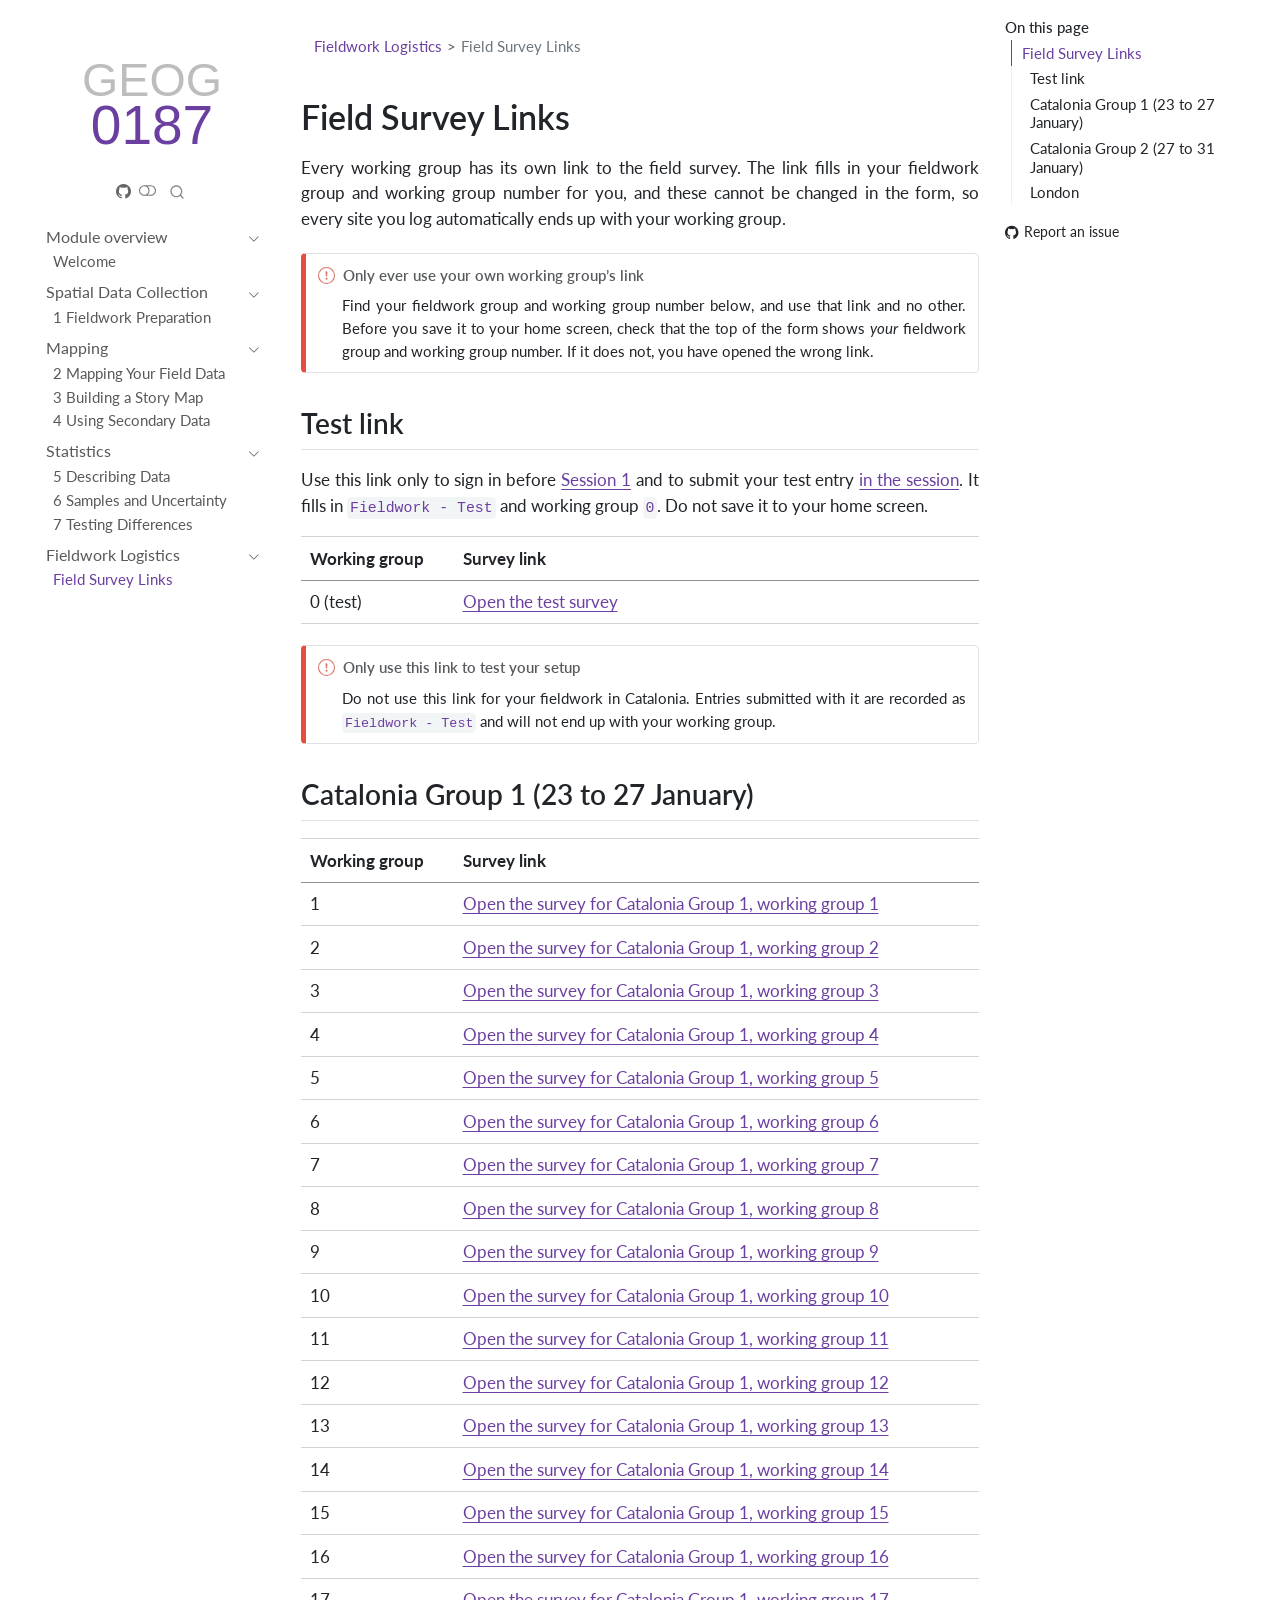
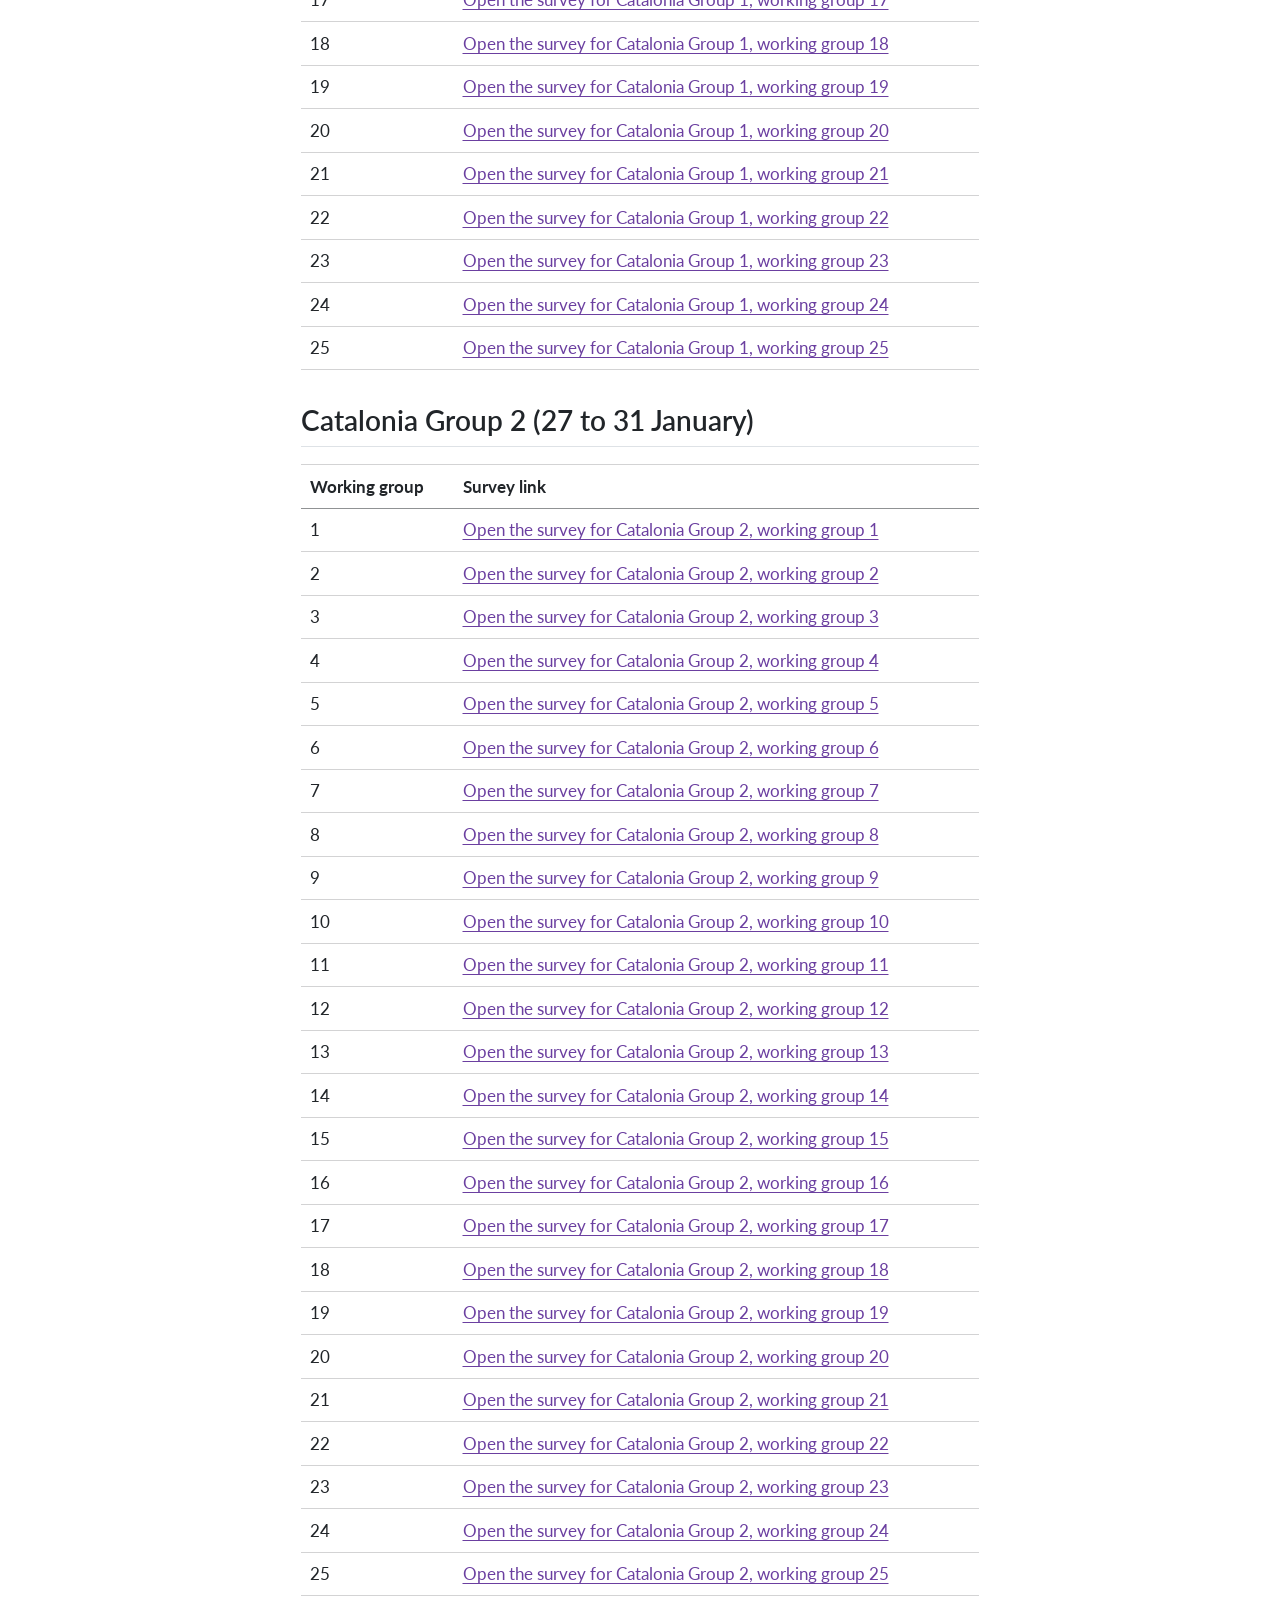
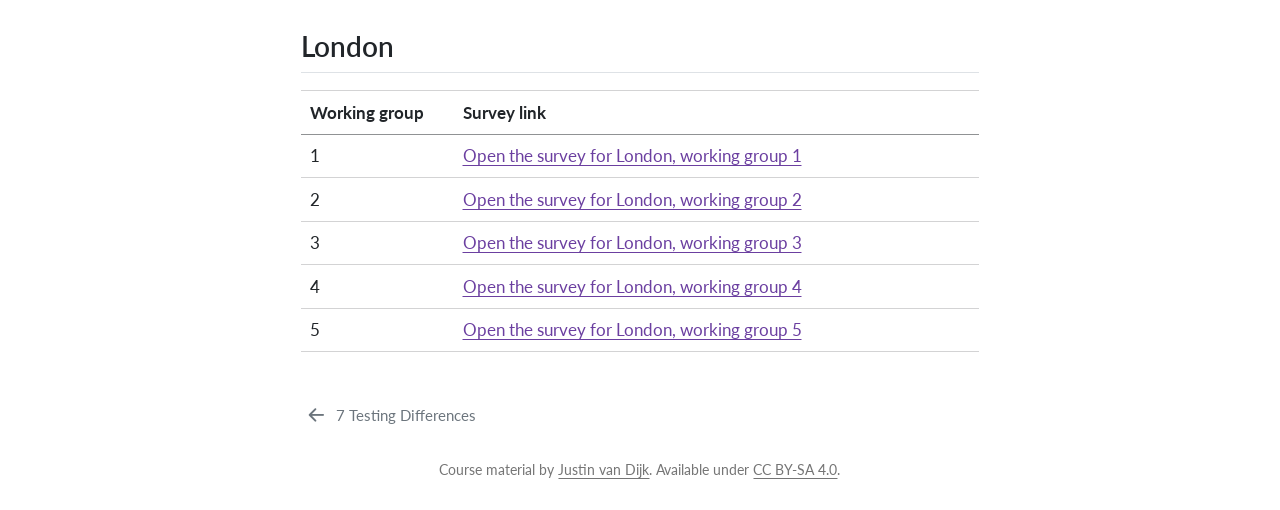
<file: docs/survey-links.html>
<!DOCTYPE html>
<html xmlns="http://www.w3.org/1999/xhtml" lang="en" xml:lang="en"><head>

<meta charset="utf-8">
<meta name="generator" content="quarto-1.10.18">

<meta name="viewport" content="width=device-width, initial-scale=1.0, user-scalable=yes">


<title>GEOG0187 – GEOG0187</title>
<style>
/* Default styles provided by pandoc.
** See https://pandoc.org/MANUAL.html#variables-for-html for config info.
*/
span.smallcaps{font-variant: small-caps;}
div.columns{display: flex; gap: 1.5em;}
div.column{flex: auto;}
@media screen {
div.columns{gap: min(4vw, 1.5em);}
div.column{overflow-x: auto;}
}
div.hanging-indent{margin-left: 1.5em; text-indent: -1.5em;}
ul.task-list{list-style: none;}
ul.task-list li input[type="checkbox"] {
  width: 0.8em;
  margin: 0 0.8em 0.2em -1em; /* quarto-specific, see https://github.com/quarto-dev/quarto-cli/issues/4556 */ 
  vertical-align: middle;
}
</style>


<script src="site_libs/quarto-nav/quarto-nav.js"></script>
<script src="site_libs/quarto-nav/headroom.min.js"></script>
<script src="site_libs/clipboard/clipboard.min.js"></script>
<script src="site_libs/quarto-search/autocomplete.umd.js"></script>
<script src="site_libs/quarto-search/fuse.min.js"></script>
<script src="site_libs/quarto-search/quarto-search.js"></script>
<meta name="quarto:offset" content="./">
<link href="./07-testing.html" rel="prev">
<script src="site_libs/quarto-html/quarto.js" type="module"></script>
<script src="site_libs/quarto-html/tabsets/tabsets.js" type="module"></script>
<script src="site_libs/quarto-html/popper.min.js"></script>
<script src="site_libs/quarto-html/tippy.umd.min.js"></script>
<script src="site_libs/quarto-html/anchor.min.js"></script>
<link href="site_libs/quarto-html/tippy.css" rel="stylesheet">
<link href="site_libs/quarto-html/quarto-syntax-highlighting-eec68b17241c1efd3eae2de50d816e3e.css" rel="stylesheet" class="quarto-color-scheme" id="quarto-text-highlighting-styles">
<link href="site_libs/quarto-html/quarto-syntax-highlighting-dark-25dec783d6e1d11f8e0bba9e4fbb47f4.css" rel="stylesheet" class="quarto-color-scheme quarto-color-alternate" id="quarto-text-highlighting-styles">
<link href="site_libs/quarto-html/quarto-syntax-highlighting-eec68b17241c1efd3eae2de50d816e3e.css" rel="stylesheet" class="quarto-color-scheme-extra" id="quarto-text-highlighting-styles">
<script src="site_libs/bootstrap/bootstrap.min.js"></script>
<link href="site_libs/bootstrap/bootstrap-icons.css" rel="stylesheet">
<link href="site_libs/bootstrap/bootstrap-8d79353691bd49b744ebe41e0f2bbb3e.min.css" rel="stylesheet" append-hash="true" class="quarto-color-scheme" id="quarto-bootstrap" data-mode="light">
<link href="site_libs/bootstrap/bootstrap-dark-c0e2e486b95cbf3f7823dc99e2c36499.min.css" rel="stylesheet" append-hash="true" class="quarto-color-scheme quarto-color-alternate" id="quarto-bootstrap" data-mode="dark">
<link href="site_libs/bootstrap/bootstrap-8d79353691bd49b744ebe41e0f2bbb3e.min.css" rel="stylesheet" append-hash="true" class="quarto-color-scheme-extra" id="quarto-bootstrap" data-mode="light">
<script id="quarto-search-options" type="application/json">{
  "location": "sidebar",
  "copy-button": false,
  "collapse-after": 3,
  "panel-placement": "start",
  "type": "overlay",
  "limit": 50,
  "keyboard-shortcut": [
    "f",
    "/",
    "s"
  ],
  "language": {
    "search-no-results-text": "No results",
    "search-matching-documents-text": "matching documents",
    "search-copy-link-title": "Copy link to search",
    "search-hide-matches-text": "Hide additional matches",
    "search-more-match-text": "more match in this document",
    "search-more-matches-text": "more matches in this document",
    "search-clear-button-title": "Clear",
    "search-text-placeholder": "",
    "search-detached-cancel-button-title": "Cancel",
    "search-submit-button-title": "Submit",
    "search-label": "Search"
  }
}</script>
<style>html{ scroll-behavior: smooth; }</style>


<link rel="stylesheet" href="assets/styles.css">
</head>

<body class="nav-sidebar floating quarto-light"><script id="quarto-html-before-body" type="application/javascript">
    const toggleBodyColorMode = (bsSheetEl) => {
      const mode = bsSheetEl.getAttribute("data-mode");
      const bodyEl = window.document.querySelector("body");
      if (mode === "dark") {
        bodyEl.classList.add("quarto-dark");
        bodyEl.classList.remove("quarto-light");
      } else {
        bodyEl.classList.add("quarto-light");
        bodyEl.classList.remove("quarto-dark");
      }
    }
    const toggleBodyColorPrimary = () => {
      const bsSheetEl = window.document.querySelector("link#quarto-bootstrap:not([rel=disabled-stylesheet])");
      if (bsSheetEl) {
        toggleBodyColorMode(bsSheetEl);
      }
    }
    const setColorSchemeToggle = (alternate) => {
      const toggles = window.document.querySelectorAll('.quarto-color-scheme-toggle');
      for (let i=0; i < toggles.length; i++) {
        const toggle = toggles[i];
        if (toggle) {
          if (alternate) {
            toggle.classList.add("alternate");
          } else {
            toggle.classList.remove("alternate");
          }
        }
      }
    };
    const toggleColorMode = (alternate) => {
      // Switch the stylesheets
      const primaryStylesheets = window.document.querySelectorAll('link.quarto-color-scheme:not(.quarto-color-alternate)');
      const alternateStylesheets = window.document.querySelectorAll('link.quarto-color-scheme.quarto-color-alternate');
      manageTransitions('#quarto-margin-sidebar .nav-link', false);
      if (alternate) {
        // note: dark is layered on light, we don't disable primary!
        enableStylesheet(alternateStylesheets);
        for (const sheetNode of alternateStylesheets) {
          if (sheetNode.id === "quarto-bootstrap") {
            toggleBodyColorMode(sheetNode);
          }
        }
      } else {
        disableStylesheet(alternateStylesheets);
        enableStylesheet(primaryStylesheets)
        toggleBodyColorPrimary();
      }
      manageTransitions('#quarto-margin-sidebar .nav-link', true);
      // Switch the toggles
      setColorSchemeToggle(alternate)
      // Hack to workaround the fact that safari doesn't
      // properly recolor the scrollbar when toggling (#1455)
      if (navigator.userAgent.indexOf('Safari') > 0 && navigator.userAgent.indexOf('Chrome') == -1) {
        manageTransitions("body", false);
        window.scrollTo(0, 1);
        setTimeout(() => {
          window.scrollTo(0, 0);
          manageTransitions("body", true);
        }, 40);
      }
    }
    const disableStylesheet = (stylesheets) => {
      for (let i=0; i < stylesheets.length; i++) {
        const stylesheet = stylesheets[i];
        stylesheet.rel = 'disabled-stylesheet';
      }
    }
    const enableStylesheet = (stylesheets) => {
      for (let i=0; i < stylesheets.length; i++) {
        const stylesheet = stylesheets[i];
        if(stylesheet.rel !== 'stylesheet') { // for Chrome, which will still FOUC without this check
          stylesheet.rel = 'stylesheet';
        }
      }
    }
    const manageTransitions = (selector, allowTransitions) => {
      const els = window.document.querySelectorAll(selector);
      for (let i=0; i < els.length; i++) {
        const el = els[i];
        if (allowTransitions) {
          el.classList.remove('notransition');
        } else {
          el.classList.add('notransition');
        }
      }
    }
    const isFileUrl = () => {
      return window.location.protocol === 'file:';
    }
    const hasAlternateSentinel = () => {
      let styleSentinel = getColorSchemeSentinel();
      if (styleSentinel !== null) {
        return styleSentinel === "alternate";
      } else {
        return false;
      }
    }
    const setStyleSentinel = (alternate) => {
      const value = alternate ? "alternate" : "default";
      if (!isFileUrl()) {
        window.localStorage.setItem("quarto-color-scheme", value);
      } else {
        localAlternateSentinel = value;
      }
    }
    const getColorSchemeSentinel = () => {
      if (!isFileUrl()) {
        const storageValue = window.localStorage.getItem("quarto-color-scheme");
        return storageValue != null ? storageValue : localAlternateSentinel;
      } else {
        return localAlternateSentinel;
      }
    }
    const toggleGiscusIfUsed = (isAlternate, darkModeDefault) => {
      const baseTheme = document.querySelector('#giscus-base-theme')?.value ?? 'light';
      const alternateTheme = document.querySelector('#giscus-alt-theme')?.value ?? 'dark';
      let newTheme = '';
      if(authorPrefersDark) {
        newTheme = isAlternate ? baseTheme : alternateTheme;
      } else {
        newTheme = isAlternate ? alternateTheme : baseTheme;
      }
      const changeGiscusTheme = () => {
        // From: https://github.com/giscus/giscus/issues/336
        const sendMessage = (message) => {
          const iframe = document.querySelector('iframe.giscus-frame');
          if (!iframe) return;
          iframe.contentWindow.postMessage({ giscus: message }, 'https://giscus.app');
        }
        sendMessage({
          setConfig: {
            theme: newTheme
          }
        });
      }
      const isGiscussLoaded = window.document.querySelector('iframe.giscus-frame') !== null;
      if (isGiscussLoaded) {
        changeGiscusTheme();
      }
    };
    const authorPrefersDark = false;
    const darkModeDefault = authorPrefersDark;
      document.querySelector('link#quarto-text-highlighting-styles.quarto-color-scheme-extra').rel = 'disabled-stylesheet';
      document.querySelector('link#quarto-bootstrap.quarto-color-scheme-extra').rel = 'disabled-stylesheet';
    let localAlternateSentinel = darkModeDefault ? 'alternate' : 'default';
    // Dark / light mode switch
    window.quartoToggleColorScheme = () => {
      // Read the current dark / light value
      let toAlternate = !hasAlternateSentinel();
      toggleColorMode(toAlternate);
      setStyleSentinel(toAlternate);
      toggleGiscusIfUsed(toAlternate, darkModeDefault);
      window.dispatchEvent(new Event('resize'));
    };
    // Switch to dark mode if need be
    if (hasAlternateSentinel()) {
      toggleColorMode(true);
    } else {
      toggleColorMode(false);
    }
  </script>

<div id="quarto-search-results"></div>
  <header id="quarto-header" class="headroom fixed-top">
  <nav class="quarto-secondary-nav">
    <div class="container-fluid d-flex">
      <button type="button" class="quarto-btn-toggle btn" data-bs-toggle="collapse" role="button" data-bs-target=".quarto-sidebar-collapse-item" aria-controls="quarto-sidebar" aria-expanded="false" aria-label="Toggle sidebar navigation" onclick="if (window.quartoToggleHeadroom) { window.quartoToggleHeadroom(); }">
        <i class="bi bi-layout-text-sidebar-reverse"></i>
      </button>
        <nav class="quarto-page-breadcrumbs" aria-label="breadcrumb"><ol class="breadcrumb"><li class="breadcrumb-item"><a href="./survey-links.html">Fieldwork Logistics</a></li><li class="breadcrumb-item"><a href="./survey-links.html">Field Survey Links</a></li></ol></nav>
        <a class="flex-grow-1" role="navigation" data-bs-toggle="collapse" data-bs-target=".quarto-sidebar-collapse-item" aria-controls="quarto-sidebar" aria-expanded="false" aria-label="Toggle sidebar navigation" onclick="if (window.quartoToggleHeadroom) { window.quartoToggleHeadroom(); }">      
        </a>
      <button type="button" class="btn quarto-search-button" aria-label="Search" onclick="window.quartoOpenSearch();">
        <i class="bi bi-search"></i>
      </button>
    </div>
  </nav>
</header>
<!-- content -->
<div id="quarto-content" class="quarto-container page-columns page-rows-contents page-layout-article">
<!-- sidebar -->
  <nav id="quarto-sidebar" class="sidebar collapse collapse-horizontal quarto-sidebar-collapse-item sidebar-navigation floating overflow-auto">
    <div class="pt-lg-2 mt-2 text-left sidebar-header">
      <a href="./index.html" class="sidebar-logo-link">
      <img src="./assets/logo.svg" alt="" class="sidebar-logo light-content py-0 d-lg-inline d-none">
      <img src="./assets/logo.svg" alt="" class="sidebar-logo dark-content py-0 d-lg-inline d-none">
      </a>
      <div class="sidebar-tools-main tools-wide">
    <a href="https://github.com/jtvandijk/GEOG0187" title="" class="quarto-navigation-tool px-1" aria-label=""><i class="bi bi-github"></i></a>
  <a href="" class="quarto-color-scheme-toggle quarto-navigation-tool  px-1" onclick="window.quartoToggleColorScheme(); return false;" title="Toggle dark mode"><i class="bi"></i></a>
    <div id="quarto-search" class="quarto-navigation-tool px-1" title="Search"></div>
</div>
      </div>
    <div class="sidebar-menu-container"> 
    <ul class="list-unstyled mt-1">
        <li class="sidebar-item sidebar-item-section">
      <div class="sidebar-item-container"> 
            <a class="sidebar-item-text sidebar-link text-start" data-bs-toggle="collapse" data-bs-target="#quarto-sidebar-section-1" role="navigation" aria-expanded="true">
 <span class="menu-text">Module overview</span></a>
          <a class="sidebar-item-toggle text-start" data-bs-toggle="collapse" data-bs-target="#quarto-sidebar-section-1" role="navigation" aria-expanded="true" aria-label="Toggle section">
            <i class="bi bi-chevron-right ms-2"></i>
          </a> 
      </div>
      <ul id="quarto-sidebar-section-1" class="collapse list-unstyled sidebar-section depth1 show">  
          <li class="sidebar-item">
  <div class="sidebar-item-container"> 
  <a href="./index.html" class="sidebar-item-text sidebar-link">
 <span class="menu-text">Welcome</span></a>
  </div>
</li>
      </ul>
  </li>
        <li class="sidebar-item sidebar-item-section">
      <div class="sidebar-item-container"> 
            <a class="sidebar-item-text sidebar-link text-start" data-bs-toggle="collapse" data-bs-target="#quarto-sidebar-section-2" role="navigation" aria-expanded="true">
 <span class="menu-text">Spatial Data Collection</span></a>
          <a class="sidebar-item-toggle text-start" data-bs-toggle="collapse" data-bs-target="#quarto-sidebar-section-2" role="navigation" aria-expanded="true" aria-label="Toggle section">
            <i class="bi bi-chevron-right ms-2"></i>
          </a> 
      </div>
      <ul id="quarto-sidebar-section-2" class="collapse list-unstyled sidebar-section depth1 show">  
          <li class="sidebar-item">
  <div class="sidebar-item-container"> 
  <a href="./01-fieldwork.html" class="sidebar-item-text sidebar-link">
 <span class="menu-text">1 Fieldwork Preparation</span></a>
  </div>
</li>
      </ul>
  </li>
        <li class="sidebar-item sidebar-item-section">
      <div class="sidebar-item-container"> 
            <a class="sidebar-item-text sidebar-link text-start" data-bs-toggle="collapse" data-bs-target="#quarto-sidebar-section-3" role="navigation" aria-expanded="true">
 <span class="menu-text">Mapping</span></a>
          <a class="sidebar-item-toggle text-start" data-bs-toggle="collapse" data-bs-target="#quarto-sidebar-section-3" role="navigation" aria-expanded="true" aria-label="Toggle section">
            <i class="bi bi-chevron-right ms-2"></i>
          </a> 
      </div>
      <ul id="quarto-sidebar-section-3" class="collapse list-unstyled sidebar-section depth1 show">  
          <li class="sidebar-item">
  <div class="sidebar-item-container"> 
  <a href="./02-mapping.html" class="sidebar-item-text sidebar-link">
 <span class="menu-text">2 Mapping Your Field Data</span></a>
  </div>
</li>
          <li class="sidebar-item">
  <div class="sidebar-item-container"> 
  <a href="./03-storymap.html" class="sidebar-item-text sidebar-link">
 <span class="menu-text">3 Building a Story Map</span></a>
  </div>
</li>
          <li class="sidebar-item">
  <div class="sidebar-item-container"> 
  <a href="./04-secondary.html" class="sidebar-item-text sidebar-link">
 <span class="menu-text">4 Using Secondary Data</span></a>
  </div>
</li>
      </ul>
  </li>
        <li class="sidebar-item sidebar-item-section">
      <div class="sidebar-item-container"> 
            <a class="sidebar-item-text sidebar-link text-start" data-bs-toggle="collapse" data-bs-target="#quarto-sidebar-section-4" role="navigation" aria-expanded="true">
 <span class="menu-text">Statistics</span></a>
          <a class="sidebar-item-toggle text-start" data-bs-toggle="collapse" data-bs-target="#quarto-sidebar-section-4" role="navigation" aria-expanded="true" aria-label="Toggle section">
            <i class="bi bi-chevron-right ms-2"></i>
          </a> 
      </div>
      <ul id="quarto-sidebar-section-4" class="collapse list-unstyled sidebar-section depth1 show">  
          <li class="sidebar-item">
  <div class="sidebar-item-container"> 
  <a href="./05-describing.html" class="sidebar-item-text sidebar-link">
 <span class="menu-text">5 Describing Data</span></a>
  </div>
</li>
          <li class="sidebar-item">
  <div class="sidebar-item-container"> 
  <a href="./06-uncertainty.html" class="sidebar-item-text sidebar-link">
 <span class="menu-text">6 Samples and Uncertainty</span></a>
  </div>
</li>
          <li class="sidebar-item">
  <div class="sidebar-item-container"> 
  <a href="./07-testing.html" class="sidebar-item-text sidebar-link">
 <span class="menu-text">7 Testing Differences</span></a>
  </div>
</li>
      </ul>
  </li>
        <li class="sidebar-item sidebar-item-section">
      <div class="sidebar-item-container"> 
            <a class="sidebar-item-text sidebar-link text-start" data-bs-toggle="collapse" data-bs-target="#quarto-sidebar-section-5" role="navigation" aria-expanded="true">
 <span class="menu-text">Fieldwork Logistics</span></a>
          <a class="sidebar-item-toggle text-start" data-bs-toggle="collapse" data-bs-target="#quarto-sidebar-section-5" role="navigation" aria-expanded="true" aria-label="Toggle section">
            <i class="bi bi-chevron-right ms-2"></i>
          </a> 
      </div>
      <ul id="quarto-sidebar-section-5" class="collapse list-unstyled sidebar-section depth1 show">  
          <li class="sidebar-item">
  <div class="sidebar-item-container"> 
  <a href="./survey-links.html" class="sidebar-item-text sidebar-link active">
 <span class="menu-text">Field Survey Links</span></a>
  </div>
</li>
      </ul>
  </li>
    </ul>
    </div>
</nav>
<div id="quarto-sidebar-glass" class="quarto-sidebar-collapse-item" data-bs-toggle="collapse" data-bs-target=".quarto-sidebar-collapse-item"></div>
<!-- margin-sidebar -->
    <div id="quarto-margin-sidebar" class="sidebar margin-sidebar">
        <nav id="TOC" role="doc-toc" class="toc-active">
    <h2 id="toc-title">On this page</h2>
   
  <ul>
  <li><a href="#field-survey-links" id="toc-field-survey-links" class="nav-link active" data-scroll-target="#field-survey-links">Field Survey Links</a>
  <ul class="collapse">
  <li><a href="#test-link" id="toc-test-link" class="nav-link" data-scroll-target="#test-link">Test link</a></li>
  <li><a href="#catalonia-group-1-23-to-27-january" id="toc-catalonia-group-1-23-to-27-january" class="nav-link" data-scroll-target="#catalonia-group-1-23-to-27-january">Catalonia Group 1 (23 to 27 January)</a></li>
  <li><a href="#catalonia-group-2-27-to-31-january" id="toc-catalonia-group-2-27-to-31-january" class="nav-link" data-scroll-target="#catalonia-group-2-27-to-31-january">Catalonia Group 2 (27 to 31 January)</a></li>
  <li><a href="#london" id="toc-london" class="nav-link" data-scroll-target="#london">London</a></li>
  </ul></li>
  </ul>
<div class="toc-actions"><ul><li><a href="https://github.com/jtvandijk/GEOG0187/issues/new" class="toc-action"><i class="bi bi-github"></i>Report an issue</a></li></ul></div></nav>
    </div>
<!-- main -->
<main class="content" id="quarto-document-content"><header id="title-block-header" class="quarto-title-block"><nav class="quarto-page-breadcrumbs quarto-title-breadcrumbs d-none d-lg-block" aria-label="breadcrumb"><ol class="breadcrumb"><li class="breadcrumb-item"><a href="./survey-links.html">Fieldwork Logistics</a></li><li class="breadcrumb-item"><a href="./survey-links.html">Field Survey Links</a></li></ol></nav></header>





<section id="field-survey-links" class="level1">
<h1>Field Survey Links</h1>
<p>Every working group has its own link to the field survey. The link fills in your fieldwork group and working group number for you, and these cannot be changed in the form, so every site you log automatically ends up with your working group.</p>
<div class="callout callout-style-simple callout-important callout-titled">
<div class="callout-header d-flex align-content-center">
<div class="callout-icon-container">
<i class="callout-icon"></i>
</div>
<div class="callout-title-container flex-fill">
<span class="screen-reader-only">Important</span>Only ever use your own working group’s link
</div>
</div>
<div class="callout-body-container callout-body">
<p>Find your fieldwork group and working group number below, and use that link and no other. Before you save it to your home screen, check that the top of the form shows <em>your</em> fieldwork group and working group number. If it does not, you have opened the wrong link.</p>
</div>
</div>
<section id="test-link" class="level2">
<h2 class="anchored" data-anchor-id="test-link">Test link</h2>
<p>Use this link only to sign in before <a href="01-fieldwork.html#sign-in-to-the-field-survey">Session 1</a> and to submit your test entry <a href="01-fieldwork.html#test-the-tools">in the session</a>. It fills in <code>Fieldwork - Test</code> and working group <code>0</code>. Do not save it to your home screen.</p>
<div class="link-table">
<table class="caption-top table">
<thead>
<tr class="header">
<th style="text-align: left;">Working group</th>
<th style="text-align: left;">Survey link</th>
</tr>
</thead>
<tbody>
<tr class="odd">
<td style="text-align: left;">0 (test)</td>
<td style="text-align: left;"><a href="https://survey123.arcgis.com/share/e30f10812c814bb4b7441aa7a64a692b?field:data_collection=Fieldwork%20-%20Test&amp;field:group_number=0">Open the test survey</a></td>
</tr>
</tbody>
</table>
</div>
<div class="callout callout-style-simple callout-important callout-titled">
<div class="callout-header d-flex align-content-center">
<div class="callout-icon-container">
<i class="callout-icon"></i>
</div>
<div class="callout-title-container flex-fill">
<span class="screen-reader-only">Important</span>Only use this link to test your setup
</div>
</div>
<div class="callout-body-container callout-body">
<p>Do not use this link for your fieldwork in Catalonia. Entries submitted with it are recorded as <code>Fieldwork - Test</code> and will not end up with your working group.</p>
</div>
</div>
</section>
<section id="catalonia-group-1-23-to-27-january" class="level2">
<h2 class="anchored" data-anchor-id="catalonia-group-1-23-to-27-january">Catalonia Group 1 (23 to 27 January)</h2>
<div class="link-table">
<table class="caption-top table">
<thead>
<tr class="header">
<th style="text-align: left;">Working group</th>
<th style="text-align: left;">Survey link</th>
</tr>
</thead>
<tbody>
<tr class="odd">
<td style="text-align: left;">1</td>
<td style="text-align: left;"><a href="https://survey123.arcgis.com/share/e30f10812c814bb4b7441aa7a64a692b?field:data_collection=Fieldwork%20-%20Catalonia%20Group%201&amp;field:group_number=1">Open the survey for Catalonia Group 1, working group 1</a></td>
</tr>
<tr class="even">
<td style="text-align: left;">2</td>
<td style="text-align: left;"><a href="https://survey123.arcgis.com/share/e30f10812c814bb4b7441aa7a64a692b?field:data_collection=Fieldwork%20-%20Catalonia%20Group%201&amp;field:group_number=2">Open the survey for Catalonia Group 1, working group 2</a></td>
</tr>
<tr class="odd">
<td style="text-align: left;">3</td>
<td style="text-align: left;"><a href="https://survey123.arcgis.com/share/e30f10812c814bb4b7441aa7a64a692b?field:data_collection=Fieldwork%20-%20Catalonia%20Group%201&amp;field:group_number=3">Open the survey for Catalonia Group 1, working group 3</a></td>
</tr>
<tr class="even">
<td style="text-align: left;">4</td>
<td style="text-align: left;"><a href="https://survey123.arcgis.com/share/e30f10812c814bb4b7441aa7a64a692b?field:data_collection=Fieldwork%20-%20Catalonia%20Group%201&amp;field:group_number=4">Open the survey for Catalonia Group 1, working group 4</a></td>
</tr>
<tr class="odd">
<td style="text-align: left;">5</td>
<td style="text-align: left;"><a href="https://survey123.arcgis.com/share/e30f10812c814bb4b7441aa7a64a692b?field:data_collection=Fieldwork%20-%20Catalonia%20Group%201&amp;field:group_number=5">Open the survey for Catalonia Group 1, working group 5</a></td>
</tr>
<tr class="even">
<td style="text-align: left;">6</td>
<td style="text-align: left;"><a href="https://survey123.arcgis.com/share/e30f10812c814bb4b7441aa7a64a692b?field:data_collection=Fieldwork%20-%20Catalonia%20Group%201&amp;field:group_number=6">Open the survey for Catalonia Group 1, working group 6</a></td>
</tr>
<tr class="odd">
<td style="text-align: left;">7</td>
<td style="text-align: left;"><a href="https://survey123.arcgis.com/share/e30f10812c814bb4b7441aa7a64a692b?field:data_collection=Fieldwork%20-%20Catalonia%20Group%201&amp;field:group_number=7">Open the survey for Catalonia Group 1, working group 7</a></td>
</tr>
<tr class="even">
<td style="text-align: left;">8</td>
<td style="text-align: left;"><a href="https://survey123.arcgis.com/share/e30f10812c814bb4b7441aa7a64a692b?field:data_collection=Fieldwork%20-%20Catalonia%20Group%201&amp;field:group_number=8">Open the survey for Catalonia Group 1, working group 8</a></td>
</tr>
<tr class="odd">
<td style="text-align: left;">9</td>
<td style="text-align: left;"><a href="https://survey123.arcgis.com/share/e30f10812c814bb4b7441aa7a64a692b?field:data_collection=Fieldwork%20-%20Catalonia%20Group%201&amp;field:group_number=9">Open the survey for Catalonia Group 1, working group 9</a></td>
</tr>
<tr class="even">
<td style="text-align: left;">10</td>
<td style="text-align: left;"><a href="https://survey123.arcgis.com/share/e30f10812c814bb4b7441aa7a64a692b?field:data_collection=Fieldwork%20-%20Catalonia%20Group%201&amp;field:group_number=10">Open the survey for Catalonia Group 1, working group 10</a></td>
</tr>
<tr class="odd">
<td style="text-align: left;">11</td>
<td style="text-align: left;"><a href="https://survey123.arcgis.com/share/e30f10812c814bb4b7441aa7a64a692b?field:data_collection=Fieldwork%20-%20Catalonia%20Group%201&amp;field:group_number=11">Open the survey for Catalonia Group 1, working group 11</a></td>
</tr>
<tr class="even">
<td style="text-align: left;">12</td>
<td style="text-align: left;"><a href="https://survey123.arcgis.com/share/e30f10812c814bb4b7441aa7a64a692b?field:data_collection=Fieldwork%20-%20Catalonia%20Group%201&amp;field:group_number=12">Open the survey for Catalonia Group 1, working group 12</a></td>
</tr>
<tr class="odd">
<td style="text-align: left;">13</td>
<td style="text-align: left;"><a href="https://survey123.arcgis.com/share/e30f10812c814bb4b7441aa7a64a692b?field:data_collection=Fieldwork%20-%20Catalonia%20Group%201&amp;field:group_number=13">Open the survey for Catalonia Group 1, working group 13</a></td>
</tr>
<tr class="even">
<td style="text-align: left;">14</td>
<td style="text-align: left;"><a href="https://survey123.arcgis.com/share/e30f10812c814bb4b7441aa7a64a692b?field:data_collection=Fieldwork%20-%20Catalonia%20Group%201&amp;field:group_number=14">Open the survey for Catalonia Group 1, working group 14</a></td>
</tr>
<tr class="odd">
<td style="text-align: left;">15</td>
<td style="text-align: left;"><a href="https://survey123.arcgis.com/share/e30f10812c814bb4b7441aa7a64a692b?field:data_collection=Fieldwork%20-%20Catalonia%20Group%201&amp;field:group_number=15">Open the survey for Catalonia Group 1, working group 15</a></td>
</tr>
<tr class="even">
<td style="text-align: left;">16</td>
<td style="text-align: left;"><a href="https://survey123.arcgis.com/share/e30f10812c814bb4b7441aa7a64a692b?field:data_collection=Fieldwork%20-%20Catalonia%20Group%201&amp;field:group_number=16">Open the survey for Catalonia Group 1, working group 16</a></td>
</tr>
<tr class="odd">
<td style="text-align: left;">17</td>
<td style="text-align: left;"><a href="https://survey123.arcgis.com/share/e30f10812c814bb4b7441aa7a64a692b?field:data_collection=Fieldwork%20-%20Catalonia%20Group%201&amp;field:group_number=17">Open the survey for Catalonia Group 1, working group 17</a></td>
</tr>
<tr class="even">
<td style="text-align: left;">18</td>
<td style="text-align: left;"><a href="https://survey123.arcgis.com/share/e30f10812c814bb4b7441aa7a64a692b?field:data_collection=Fieldwork%20-%20Catalonia%20Group%201&amp;field:group_number=18">Open the survey for Catalonia Group 1, working group 18</a></td>
</tr>
<tr class="odd">
<td style="text-align: left;">19</td>
<td style="text-align: left;"><a href="https://survey123.arcgis.com/share/e30f10812c814bb4b7441aa7a64a692b?field:data_collection=Fieldwork%20-%20Catalonia%20Group%201&amp;field:group_number=19">Open the survey for Catalonia Group 1, working group 19</a></td>
</tr>
<tr class="even">
<td style="text-align: left;">20</td>
<td style="text-align: left;"><a href="https://survey123.arcgis.com/share/e30f10812c814bb4b7441aa7a64a692b?field:data_collection=Fieldwork%20-%20Catalonia%20Group%201&amp;field:group_number=20">Open the survey for Catalonia Group 1, working group 20</a></td>
</tr>
<tr class="odd">
<td style="text-align: left;">21</td>
<td style="text-align: left;"><a href="https://survey123.arcgis.com/share/e30f10812c814bb4b7441aa7a64a692b?field:data_collection=Fieldwork%20-%20Catalonia%20Group%201&amp;field:group_number=21">Open the survey for Catalonia Group 1, working group 21</a></td>
</tr>
<tr class="even">
<td style="text-align: left;">22</td>
<td style="text-align: left;"><a href="https://survey123.arcgis.com/share/e30f10812c814bb4b7441aa7a64a692b?field:data_collection=Fieldwork%20-%20Catalonia%20Group%201&amp;field:group_number=22">Open the survey for Catalonia Group 1, working group 22</a></td>
</tr>
<tr class="odd">
<td style="text-align: left;">23</td>
<td style="text-align: left;"><a href="https://survey123.arcgis.com/share/e30f10812c814bb4b7441aa7a64a692b?field:data_collection=Fieldwork%20-%20Catalonia%20Group%201&amp;field:group_number=23">Open the survey for Catalonia Group 1, working group 23</a></td>
</tr>
<tr class="even">
<td style="text-align: left;">24</td>
<td style="text-align: left;"><a href="https://survey123.arcgis.com/share/e30f10812c814bb4b7441aa7a64a692b?field:data_collection=Fieldwork%20-%20Catalonia%20Group%201&amp;field:group_number=24">Open the survey for Catalonia Group 1, working group 24</a></td>
</tr>
<tr class="odd">
<td style="text-align: left;">25</td>
<td style="text-align: left;"><a href="https://survey123.arcgis.com/share/e30f10812c814bb4b7441aa7a64a692b?field:data_collection=Fieldwork%20-%20Catalonia%20Group%201&amp;field:group_number=25">Open the survey for Catalonia Group 1, working group 25</a></td>
</tr>
</tbody>
</table>
</div>
</section>
<section id="catalonia-group-2-27-to-31-january" class="level2">
<h2 class="anchored" data-anchor-id="catalonia-group-2-27-to-31-january">Catalonia Group 2 (27 to 31 January)</h2>
<div class="link-table">
<table class="caption-top table">
<thead>
<tr class="header">
<th style="text-align: left;">Working group</th>
<th style="text-align: left;">Survey link</th>
</tr>
</thead>
<tbody>
<tr class="odd">
<td style="text-align: left;">1</td>
<td style="text-align: left;"><a href="https://survey123.arcgis.com/share/e30f10812c814bb4b7441aa7a64a692b?field:data_collection=Fieldwork%20-%20Catalonia%20Group%202&amp;field:group_number=1">Open the survey for Catalonia Group 2, working group 1</a></td>
</tr>
<tr class="even">
<td style="text-align: left;">2</td>
<td style="text-align: left;"><a href="https://survey123.arcgis.com/share/e30f10812c814bb4b7441aa7a64a692b?field:data_collection=Fieldwork%20-%20Catalonia%20Group%202&amp;field:group_number=2">Open the survey for Catalonia Group 2, working group 2</a></td>
</tr>
<tr class="odd">
<td style="text-align: left;">3</td>
<td style="text-align: left;"><a href="https://survey123.arcgis.com/share/e30f10812c814bb4b7441aa7a64a692b?field:data_collection=Fieldwork%20-%20Catalonia%20Group%202&amp;field:group_number=3">Open the survey for Catalonia Group 2, working group 3</a></td>
</tr>
<tr class="even">
<td style="text-align: left;">4</td>
<td style="text-align: left;"><a href="https://survey123.arcgis.com/share/e30f10812c814bb4b7441aa7a64a692b?field:data_collection=Fieldwork%20-%20Catalonia%20Group%202&amp;field:group_number=4">Open the survey for Catalonia Group 2, working group 4</a></td>
</tr>
<tr class="odd">
<td style="text-align: left;">5</td>
<td style="text-align: left;"><a href="https://survey123.arcgis.com/share/e30f10812c814bb4b7441aa7a64a692b?field:data_collection=Fieldwork%20-%20Catalonia%20Group%202&amp;field:group_number=5">Open the survey for Catalonia Group 2, working group 5</a></td>
</tr>
<tr class="even">
<td style="text-align: left;">6</td>
<td style="text-align: left;"><a href="https://survey123.arcgis.com/share/e30f10812c814bb4b7441aa7a64a692b?field:data_collection=Fieldwork%20-%20Catalonia%20Group%202&amp;field:group_number=6">Open the survey for Catalonia Group 2, working group 6</a></td>
</tr>
<tr class="odd">
<td style="text-align: left;">7</td>
<td style="text-align: left;"><a href="https://survey123.arcgis.com/share/e30f10812c814bb4b7441aa7a64a692b?field:data_collection=Fieldwork%20-%20Catalonia%20Group%202&amp;field:group_number=7">Open the survey for Catalonia Group 2, working group 7</a></td>
</tr>
<tr class="even">
<td style="text-align: left;">8</td>
<td style="text-align: left;"><a href="https://survey123.arcgis.com/share/e30f10812c814bb4b7441aa7a64a692b?field:data_collection=Fieldwork%20-%20Catalonia%20Group%202&amp;field:group_number=8">Open the survey for Catalonia Group 2, working group 8</a></td>
</tr>
<tr class="odd">
<td style="text-align: left;">9</td>
<td style="text-align: left;"><a href="https://survey123.arcgis.com/share/e30f10812c814bb4b7441aa7a64a692b?field:data_collection=Fieldwork%20-%20Catalonia%20Group%202&amp;field:group_number=9">Open the survey for Catalonia Group 2, working group 9</a></td>
</tr>
<tr class="even">
<td style="text-align: left;">10</td>
<td style="text-align: left;"><a href="https://survey123.arcgis.com/share/e30f10812c814bb4b7441aa7a64a692b?field:data_collection=Fieldwork%20-%20Catalonia%20Group%202&amp;field:group_number=10">Open the survey for Catalonia Group 2, working group 10</a></td>
</tr>
<tr class="odd">
<td style="text-align: left;">11</td>
<td style="text-align: left;"><a href="https://survey123.arcgis.com/share/e30f10812c814bb4b7441aa7a64a692b?field:data_collection=Fieldwork%20-%20Catalonia%20Group%202&amp;field:group_number=11">Open the survey for Catalonia Group 2, working group 11</a></td>
</tr>
<tr class="even">
<td style="text-align: left;">12</td>
<td style="text-align: left;"><a href="https://survey123.arcgis.com/share/e30f10812c814bb4b7441aa7a64a692b?field:data_collection=Fieldwork%20-%20Catalonia%20Group%202&amp;field:group_number=12">Open the survey for Catalonia Group 2, working group 12</a></td>
</tr>
<tr class="odd">
<td style="text-align: left;">13</td>
<td style="text-align: left;"><a href="https://survey123.arcgis.com/share/e30f10812c814bb4b7441aa7a64a692b?field:data_collection=Fieldwork%20-%20Catalonia%20Group%202&amp;field:group_number=13">Open the survey for Catalonia Group 2, working group 13</a></td>
</tr>
<tr class="even">
<td style="text-align: left;">14</td>
<td style="text-align: left;"><a href="https://survey123.arcgis.com/share/e30f10812c814bb4b7441aa7a64a692b?field:data_collection=Fieldwork%20-%20Catalonia%20Group%202&amp;field:group_number=14">Open the survey for Catalonia Group 2, working group 14</a></td>
</tr>
<tr class="odd">
<td style="text-align: left;">15</td>
<td style="text-align: left;"><a href="https://survey123.arcgis.com/share/e30f10812c814bb4b7441aa7a64a692b?field:data_collection=Fieldwork%20-%20Catalonia%20Group%202&amp;field:group_number=15">Open the survey for Catalonia Group 2, working group 15</a></td>
</tr>
<tr class="even">
<td style="text-align: left;">16</td>
<td style="text-align: left;"><a href="https://survey123.arcgis.com/share/e30f10812c814bb4b7441aa7a64a692b?field:data_collection=Fieldwork%20-%20Catalonia%20Group%202&amp;field:group_number=16">Open the survey for Catalonia Group 2, working group 16</a></td>
</tr>
<tr class="odd">
<td style="text-align: left;">17</td>
<td style="text-align: left;"><a href="https://survey123.arcgis.com/share/e30f10812c814bb4b7441aa7a64a692b?field:data_collection=Fieldwork%20-%20Catalonia%20Group%202&amp;field:group_number=17">Open the survey for Catalonia Group 2, working group 17</a></td>
</tr>
<tr class="even">
<td style="text-align: left;">18</td>
<td style="text-align: left;"><a href="https://survey123.arcgis.com/share/e30f10812c814bb4b7441aa7a64a692b?field:data_collection=Fieldwork%20-%20Catalonia%20Group%202&amp;field:group_number=18">Open the survey for Catalonia Group 2, working group 18</a></td>
</tr>
<tr class="odd">
<td style="text-align: left;">19</td>
<td style="text-align: left;"><a href="https://survey123.arcgis.com/share/e30f10812c814bb4b7441aa7a64a692b?field:data_collection=Fieldwork%20-%20Catalonia%20Group%202&amp;field:group_number=19">Open the survey for Catalonia Group 2, working group 19</a></td>
</tr>
<tr class="even">
<td style="text-align: left;">20</td>
<td style="text-align: left;"><a href="https://survey123.arcgis.com/share/e30f10812c814bb4b7441aa7a64a692b?field:data_collection=Fieldwork%20-%20Catalonia%20Group%202&amp;field:group_number=20">Open the survey for Catalonia Group 2, working group 20</a></td>
</tr>
<tr class="odd">
<td style="text-align: left;">21</td>
<td style="text-align: left;"><a href="https://survey123.arcgis.com/share/e30f10812c814bb4b7441aa7a64a692b?field:data_collection=Fieldwork%20-%20Catalonia%20Group%202&amp;field:group_number=21">Open the survey for Catalonia Group 2, working group 21</a></td>
</tr>
<tr class="even">
<td style="text-align: left;">22</td>
<td style="text-align: left;"><a href="https://survey123.arcgis.com/share/e30f10812c814bb4b7441aa7a64a692b?field:data_collection=Fieldwork%20-%20Catalonia%20Group%202&amp;field:group_number=22">Open the survey for Catalonia Group 2, working group 22</a></td>
</tr>
<tr class="odd">
<td style="text-align: left;">23</td>
<td style="text-align: left;"><a href="https://survey123.arcgis.com/share/e30f10812c814bb4b7441aa7a64a692b?field:data_collection=Fieldwork%20-%20Catalonia%20Group%202&amp;field:group_number=23">Open the survey for Catalonia Group 2, working group 23</a></td>
</tr>
<tr class="even">
<td style="text-align: left;">24</td>
<td style="text-align: left;"><a href="https://survey123.arcgis.com/share/e30f10812c814bb4b7441aa7a64a692b?field:data_collection=Fieldwork%20-%20Catalonia%20Group%202&amp;field:group_number=24">Open the survey for Catalonia Group 2, working group 24</a></td>
</tr>
<tr class="odd">
<td style="text-align: left;">25</td>
<td style="text-align: left;"><a href="https://survey123.arcgis.com/share/e30f10812c814bb4b7441aa7a64a692b?field:data_collection=Fieldwork%20-%20Catalonia%20Group%202&amp;field:group_number=25">Open the survey for Catalonia Group 2, working group 25</a></td>
</tr>
</tbody>
</table>
</div>
</section>
<section id="london" class="level2">
<h2 class="anchored" data-anchor-id="london">London</h2>
<div class="link-table">
<table class="caption-top table">
<thead>
<tr class="header">
<th style="text-align: left;">Working group</th>
<th style="text-align: left;">Survey link</th>
</tr>
</thead>
<tbody>
<tr class="odd">
<td style="text-align: left;">1</td>
<td style="text-align: left;"><a href="https://survey123.arcgis.com/share/e30f10812c814bb4b7441aa7a64a692b?field:data_collection=Fieldwork%20-%20London&amp;field:group_number=1">Open the survey for London, working group 1</a></td>
</tr>
<tr class="even">
<td style="text-align: left;">2</td>
<td style="text-align: left;"><a href="https://survey123.arcgis.com/share/e30f10812c814bb4b7441aa7a64a692b?field:data_collection=Fieldwork%20-%20London&amp;field:group_number=2">Open the survey for London, working group 2</a></td>
</tr>
<tr class="odd">
<td style="text-align: left;">3</td>
<td style="text-align: left;"><a href="https://survey123.arcgis.com/share/e30f10812c814bb4b7441aa7a64a692b?field:data_collection=Fieldwork%20-%20London&amp;field:group_number=3">Open the survey for London, working group 3</a></td>
</tr>
<tr class="even">
<td style="text-align: left;">4</td>
<td style="text-align: left;"><a href="https://survey123.arcgis.com/share/e30f10812c814bb4b7441aa7a64a692b?field:data_collection=Fieldwork%20-%20London&amp;field:group_number=4">Open the survey for London, working group 4</a></td>
</tr>
<tr class="odd">
<td style="text-align: left;">5</td>
<td style="text-align: left;"><a href="https://survey123.arcgis.com/share/e30f10812c814bb4b7441aa7a64a692b?field:data_collection=Fieldwork%20-%20London&amp;field:group_number=5">Open the survey for London, working group 5</a></td>
</tr>
</tbody>
</table>
</div>


</section>
</section>

</main> <!-- /main -->
<script id="quarto-html-after-body" type="application/javascript">
  window.document.addEventListener("DOMContentLoaded", function (event) {
    // Ensure there is a toggle, if there isn't float one in the top right
    if (window.document.querySelector('.quarto-color-scheme-toggle') === null) {
      const a = window.document.createElement('a');
      a.classList.add('top-right');
      a.classList.add('quarto-color-scheme-toggle');
      a.href = "";
      a.onclick = function() { try { window.quartoToggleColorScheme(); } catch {} return false; };
      const i = window.document.createElement("i");
      i.classList.add('bi');
      a.appendChild(i);
      window.document.body.appendChild(a);
    }
    setColorSchemeToggle(hasAlternateSentinel())
    const icon = "";
    const anchorJS = new window.AnchorJS();
    anchorJS.options = {
      placement: 'right',
      icon: icon
    };
    anchorJS.add('.anchored');
    const isCodeAnnotation = (el) => {
      for (const clz of el.classList) {
        if (clz.startsWith('code-annotation-')) {                     
          return true;
        }
      }
      return false;
    }
    const onCopySuccess = function(e) {
      // button target
      const button = e.trigger;
      // don't keep focus
      button.blur();
      // flash "checked"
      button.classList.add('code-copy-button-checked');
      var currentTitle = button.getAttribute("title");
      button.setAttribute("title", "Copied!");
      let tooltip;
      if (window.bootstrap) {
        button.setAttribute("data-bs-toggle", "tooltip");
        button.setAttribute("data-bs-placement", "left");
        button.setAttribute("data-bs-title", "Copied!");
        tooltip = new bootstrap.Tooltip(button, 
          { trigger: "manual", 
            customClass: "code-copy-button-tooltip",
            offset: [0, -8]});
        tooltip.show();    
      }
      setTimeout(function() {
        if (tooltip) {
          tooltip.hide();
          button.removeAttribute("data-bs-title");
          button.removeAttribute("data-bs-toggle");
          button.removeAttribute("data-bs-placement");
        }
        button.setAttribute("title", currentTitle);
        button.classList.remove('code-copy-button-checked');
      }, 1000);
      // clear code selection
      e.clearSelection();
    }
    const getTextToCopy = function(trigger) {
      const outerScaffold = trigger.parentElement.cloneNode(true);
      const codeEl = outerScaffold.querySelector('code');
      for (const childEl of codeEl.children) {
        if (isCodeAnnotation(childEl)) {
          childEl.remove();
        }
      }
      return codeEl.innerText;
    }
    const clipboard = new window.ClipboardJS('.code-copy-button:not([data-in-quarto-modal])', {
      text: getTextToCopy
    });
    clipboard.on('success', onCopySuccess);
    if (window.document.getElementById('quarto-embedded-source-code-modal')) {
      const clipboardModal = new window.ClipboardJS('.code-copy-button[data-in-quarto-modal]', {
        text: getTextToCopy,
        container: window.document.getElementById('quarto-embedded-source-code-modal')
      });
      clipboardModal.on('success', onCopySuccess);
    }
      var localhostRegex = new RegExp(/^(?:http|https):\/\/localhost\:?[0-9]*\//);
      var mailtoRegex = new RegExp(/^mailto:/);
        var filterRegex = new RegExp('/' + window.location.host + '/');
      var isInternal = (href) => {
          return filterRegex.test(href) || localhostRegex.test(href) || mailtoRegex.test(href);
      }
      // Inspect non-navigation links and adorn them if external
     var links = window.document.querySelectorAll('a[href]:not(.nav-link):not(.navbar-brand):not(.toc-action):not(.sidebar-link):not(.sidebar-item-toggle):not(.pagination-link):not(.no-external):not([aria-hidden]):not(.dropdown-item):not(.quarto-navigation-tool):not(.about-link)');
      for (var i=0; i<links.length; i++) {
        const link = links[i];
        if (!isInternal(link.href)) {
          // undo the damage that might have been done by quarto-nav.js in the case of
          // links that we want to consider external
          if (link.dataset.originalHref !== undefined) {
            link.href = link.dataset.originalHref;
          }
        }
      }
    function tippyHover(el, contentFn, onTriggerFn, onUntriggerFn) {
      const config = {
        allowHTML: true,
        maxWidth: 500,
        delay: 100,
        arrow: false,
        appendTo: function(el) {
            return el.parentElement;
        },
        interactive: true,
        interactiveBorder: 10,
        theme: 'quarto',
        placement: 'bottom-start',
      };
      if (contentFn) {
        config.content = contentFn;
      }
      if (onTriggerFn) {
        config.onTrigger = onTriggerFn;
      }
      if (onUntriggerFn) {
        config.onUntrigger = onUntriggerFn;
      }
      window.tippy(el, config); 
    }
    const noterefs = window.document.querySelectorAll('a[role="doc-noteref"]');
    for (var i=0; i<noterefs.length; i++) {
      const ref = noterefs[i];
      tippyHover(ref, function() {
        // use id or data attribute instead here
        let href = ref.getAttribute('data-footnote-href') || ref.getAttribute('href');
        try { href = new URL(href).hash; } catch {}
        const id = href.replace(/^#\/?/, "");
        const note = window.document.getElementById(id);
        if (note) {
          return note.innerHTML;
        } else {
          return "";
        }
      });
    }
    const xrefs = window.document.querySelectorAll('a.quarto-xref');
    const processXRef = (id, note) => {
      // Strip column container classes
      const stripColumnClz = (el) => {
        el.classList.remove("page-full", "page-columns");
        if (el.children) {
          for (const child of el.children) {
            stripColumnClz(child);
          }
        }
      }
      stripColumnClz(note)
      if (id === null || id.startsWith('sec-')) {
        // Special case sections, only their first couple elements
        const container = document.createElement("div");
        if (note.children && note.children.length > 2) {
          container.appendChild(note.children[0].cloneNode(true));
          for (let i = 1; i < note.children.length; i++) {
            const child = note.children[i];
            if (child.tagName === "P" && child.innerText === "") {
              continue;
            } else {
              container.appendChild(child.cloneNode(true));
              break;
            }
          }
          if (window.Quarto?.typesetMath) {
            window.Quarto.typesetMath(container);
          }
          return container.innerHTML
        } else {
          if (window.Quarto?.typesetMath) {
            window.Quarto.typesetMath(note);
          }
          return note.innerHTML;
        }
      } else {
        // Remove any anchor links if they are present
        const anchorLink = note.querySelector('a.anchorjs-link');
        if (anchorLink) {
          anchorLink.remove();
        }
        if (window.Quarto?.typesetMath) {
          window.Quarto.typesetMath(note);
        }
        if (note.classList.contains("callout")) {
          return note.outerHTML;
        } else {
          return note.innerHTML;
        }
      }
    }
    for (var i=0; i<xrefs.length; i++) {
      const xref = xrefs[i];
      tippyHover(xref, undefined, function(instance) {
        instance.disable();
        let url = xref.getAttribute('href');
        let hash = undefined; 
        if (url.startsWith('#')) {
          hash = url;
        } else {
          try { hash = new URL(url).hash; } catch {}
        }
        if (hash) {
          const id = hash.replace(/^#\/?/, "");
          const note = window.document.getElementById(id);
          if (note !== null) {
            try {
              const html = processXRef(id, note.cloneNode(true));
              instance.setContent(html);
            } finally {
              instance.enable();
              instance.show();
            }
          } else {
            // See if we can fetch this
            fetch(url.split('#')[0])
            .then(res => res.text())
            .then(html => {
              const parser = new DOMParser();
              const htmlDoc = parser.parseFromString(html, "text/html");
              const note = htmlDoc.getElementById(id);
              if (note !== null) {
                const html = processXRef(id, note);
                instance.setContent(html);
              } 
            }).finally(() => {
              instance.enable();
              instance.show();
            });
          }
        } else {
          // See if we can fetch a full url (with no hash to target)
          // This is a special case and we should probably do some content thinning / targeting
          fetch(url)
          .then(res => res.text())
          .then(html => {
            const parser = new DOMParser();
            const htmlDoc = parser.parseFromString(html, "text/html");
            const note = htmlDoc.querySelector('main.content');
            if (note !== null) {
              // This should only happen for chapter cross references
              // (since there is no id in the URL)
              // remove the first header
              if (note.children.length > 0 && note.children[0].tagName === "HEADER") {
                note.children[0].remove();
              }
              const html = processXRef(null, note);
              instance.setContent(html);
            } 
          }).finally(() => {
            instance.enable();
            instance.show();
          });
        }
      }, function(instance) {
      });
    }
        let selectedAnnoteEl;
        const selectorForAnnotation = ( cell, annotation) => {
          let cellAttr = 'data-code-cell="' + cell + '"';
          let lineAttr = 'data-code-annotation="' +  annotation + '"';
          const selector = 'span[' + cellAttr + '][' + lineAttr + ']';
          return selector;
        }
        const selectCodeLines = (annoteEl) => {
          const doc = window.document;
          const targetCell = annoteEl.getAttribute("data-target-cell");
          const targetAnnotation = annoteEl.getAttribute("data-target-annotation");
          const annoteSpan = window.document.querySelector(selectorForAnnotation(targetCell, targetAnnotation));
          const lines = annoteSpan.getAttribute("data-code-lines").split(",");
          const lineIds = lines.map((line) => {
            return targetCell + "-" + line;
          })
          let top = null;
          let height = null;
          let parent = null;
          if (lineIds.length > 0) {
              //compute the position of the single el (top and bottom and make a div)
              const el = window.document.getElementById(lineIds[0]);
              top = el.offsetTop;
              height = el.offsetHeight;
              parent = el.parentElement.parentElement;
            if (lineIds.length > 1) {
              const lastEl = window.document.getElementById(lineIds[lineIds.length - 1]);
              const bottom = lastEl.offsetTop + lastEl.offsetHeight;
              height = bottom - top;
            }
            if (top !== null && height !== null && parent !== null) {
              // cook up a div (if necessary) and position it 
              let div = window.document.getElementById("code-annotation-line-highlight");
              if (div === null) {
                div = window.document.createElement("div");
                div.setAttribute("id", "code-annotation-line-highlight");
                div.style.position = 'absolute';
                parent.appendChild(div);
              }
              div.style.top = top - 2 + "px";
              div.style.height = height + 4 + "px";
              div.style.left = 0;
              let gutterDiv = window.document.getElementById("code-annotation-line-highlight-gutter");
              if (gutterDiv === null) {
                gutterDiv = window.document.createElement("div");
                gutterDiv.setAttribute("id", "code-annotation-line-highlight-gutter");
                gutterDiv.style.position = 'absolute';
                const codeCell = window.document.getElementById(targetCell);
                const gutter = codeCell.querySelector('.code-annotation-gutter');
                gutter.appendChild(gutterDiv);
              }
              gutterDiv.style.top = top - 2 + "px";
              gutterDiv.style.height = height + 4 + "px";
            }
            selectedAnnoteEl = annoteEl;
          }
        };
        const unselectCodeLines = () => {
          const elementsIds = ["code-annotation-line-highlight", "code-annotation-line-highlight-gutter"];
          elementsIds.forEach((elId) => {
            const div = window.document.getElementById(elId);
            if (div) {
              div.remove();
            }
          });
          selectedAnnoteEl = undefined;
        };
          // Handle positioning of the toggle
      window.addEventListener(
        "resize",
        throttle(() => {
          elRect = undefined;
          if (selectedAnnoteEl) {
            selectCodeLines(selectedAnnoteEl);
          }
        }, 10)
      );
      function throttle(fn, ms) {
      let throttle = false;
      let timer;
        return (...args) => {
          if(!throttle) { // first call gets through
              fn.apply(this, args);
              throttle = true;
          } else { // all the others get throttled
              if(timer) clearTimeout(timer); // cancel #2
              timer = setTimeout(() => {
                fn.apply(this, args);
                timer = throttle = false;
              }, ms);
          }
        };
      }
        // Attach click handler to the DT
        const annoteDls = window.document.querySelectorAll('dt[data-target-cell]');
        for (const annoteDlNode of annoteDls) {
          annoteDlNode.addEventListener('click', (event) => {
            const clickedEl = event.target;
            if (clickedEl !== selectedAnnoteEl) {
              unselectCodeLines();
              const activeEl = window.document.querySelector('dt[data-target-cell].code-annotation-active');
              if (activeEl) {
                activeEl.classList.remove('code-annotation-active');
              }
              selectCodeLines(clickedEl);
              clickedEl.classList.add('code-annotation-active');
            } else {
              // Unselect the line
              unselectCodeLines();
              clickedEl.classList.remove('code-annotation-active');
            }
          });
        }
    const findCites = (el) => {
      const parentEl = el.parentElement;
      if (parentEl) {
        const cites = parentEl.dataset.cites;
        if (cites) {
          return {
            el,
            cites: cites.split(' ')
          };
        } else {
          return findCites(el.parentElement)
        }
      } else {
        return undefined;
      }
    };
    var bibliorefs = window.document.querySelectorAll('a[role="doc-biblioref"]');
    for (var i=0; i<bibliorefs.length; i++) {
      const ref = bibliorefs[i];
      const citeInfo = findCites(ref);
      if (citeInfo) {
        tippyHover(citeInfo.el, function() {
          var popup = window.document.createElement('div');
          citeInfo.cites.forEach(function(cite) {
            var citeDiv = window.document.createElement('div');
            citeDiv.classList.add('hanging-indent');
            citeDiv.classList.add('csl-entry');
            var biblioDiv = window.document.getElementById('ref-' + cite);
            if (biblioDiv) {
              citeDiv.innerHTML = biblioDiv.innerHTML;
            }
            popup.appendChild(citeDiv);
          });
          return popup.innerHTML;
        });
      }
    }
  });
  </script>
<nav class="page-navigation">
  <div class="nav-page nav-page-previous">
      <a href="./07-testing.html" class="pagination-link" aria-label="7 Testing Differences">
        <i class="bi bi-arrow-left-short"></i> <span class="nav-page-text">7 Testing Differences</span>
      </a>          
  </div>
  <div class="nav-page nav-page-next">
  </div>
</nav>
</div> <!-- /content -->
<footer class="footer">
  <div class="nav-footer">
    <div class="nav-footer-left">
      &nbsp;
    </div>   
    <div class="nav-footer-center">
<p>Course material by <a href="https://www.mappingdutchman.com">Justin van Dijk</a>. Available under <a href="https://creativecommons.org/licenses/by-sa/4.0/">CC BY-SA 4.0</a>.</p>
<div class="toc-actions d-sm-block d-md-none"><ul><li><a href="https://github.com/jtvandijk/GEOG0187/issues/new" class="toc-action"><i class="bi bi-github"></i>Report an issue</a></li></ul></div></div>
    <div class="nav-footer-right">
      &nbsp;
    </div>
  </div>
</footer>




<script src="site_libs/quarto-html/zenscroll-min.js"></script>
</body></html>
</file>
<file: docs/site_libs/quarto-html/tippy.css>
.tippy-box[data-animation=fade][data-state=hidden]{opacity:0}[data-tippy-root]{max-width:calc(100vw - 10px)}.tippy-box{position:relative;background-color:#333;color:#fff;border-radius:4px;font-size:14px;line-height:1.4;white-space:normal;outline:0;transition-property:transform,visibility,opacity}.tippy-box[data-placement^=top]>.tippy-arrow{bottom:0}.tippy-box[data-placement^=top]>.tippy-arrow:before{bottom:-7px;left:0;border-width:8px 8px 0;border-top-color:initial;transform-origin:center top}.tippy-box[data-placement^=bottom]>.tippy-arrow{top:0}.tippy-box[data-placement^=bottom]>.tippy-arrow:before{top:-7px;left:0;border-width:0 8px 8px;border-bottom-color:initial;transform-origin:center bottom}.tippy-box[data-placement^=left]>.tippy-arrow{right:0}.tippy-box[data-placement^=left]>.tippy-arrow:before{border-width:8px 0 8px 8px;border-left-color:initial;right:-7px;transform-origin:center left}.tippy-box[data-placement^=right]>.tippy-arrow{left:0}.tippy-box[data-placement^=right]>.tippy-arrow:before{left:-7px;border-width:8px 8px 8px 0;border-right-color:initial;transform-origin:center right}.tippy-box[data-inertia][data-state=visible]{transition-timing-function:cubic-bezier(.54,1.5,.38,1.11)}.tippy-arrow{width:16px;height:16px;color:#333}.tippy-arrow:before{content:"";position:absolute;border-color:transparent;border-style:solid}.tippy-content{position:relative;padding:5px 9px;z-index:1}
</file>
<file: docs/site_libs/quarto-html/quarto-syntax-highlighting-eec68b17241c1efd3eae2de50d816e3e.css>
/* quarto syntax highlight colors */
:root {
  --quarto-hl-al-color: #95da4c;
  --quarto-hl-an-color: #50a14f;
  --quarto-hl-at-color: #a626a4;
  --quarto-hl-bn-color: #986801;
  --quarto-hl-bu-color: #a626a4;
  --quarto-hl-ch-color: #50a14f;
  --quarto-hl-co-color: #a0a1a7;
  --quarto-hl-cv-color: #e45649;
  --quarto-hl-cn-color: #986801;
  --quarto-hl-cf-color: #a626a4;
  --quarto-hl-dt-color: #a626a4;
  --quarto-hl-dv-color: #986801;
  --quarto-hl-do-color: #e45649;
  --quarto-hl-er-color: #f44747;
  --quarto-hl-ex-color: #4078f2;
  --quarto-hl-fl-color: #986801;
  --quarto-hl-fu-color: #4078f2;
  --quarto-hl-im-color: #50a14f;
  --quarto-hl-in-color: #c45b00;
  --quarto-hl-kw-color: #a626a4;
  --quarto-hl-op-color: #a626a4;
  --quarto-hl-pp-color: #a626a4;
  --quarto-hl-re-color: #2980b9;
  --quarto-hl-sc-color: #0184bc;
  --quarto-hl-ss-color: #da4453;
  --quarto-hl-st-color: #50a14f;
  --quarto-hl-va-color: #e45649;
  --quarto-hl-vs-color: #da4453;
  --quarto-hl-wa-color: #da4453;
}

/* other quarto variables */
:root {
  --quarto-font-monospace: SFMono-Regular, Menlo, Monaco, Consolas, "Liberation Mono", "Courier New", monospace;
}

/* syntax highlight based on Pandoc's rules */
pre > code.sourceCode > span {
  color: #383a42;
}

code.sourceCode > span {
  color: #383a42;
}

div.sourceCode,
div.sourceCode pre.sourceCode {
  color: #383a42;
}

/* Normal */
code span {
  color: #383a42;
}

/* Alert */
code span.al {
  background-color: #4d1f24;
  font-weight: bold;
  color: #95da4c;
}

/* Annotation */
code span.an {
  color: #50a14f;
}

/* Attribute */
code span.at {
  color: #a626a4;
}

/* BaseN */
code span.bn {
  color: #986801;
}

/* BuiltIn */
code span.bu {
  color: #a626a4;
}

/* ControlFlow */
code span.cf {
  color: #a626a4;
}

/* Char */
code span.ch {
  color: #50a14f;
}

/* Constant */
code span.cn {
  color: #986801;
}

/* Comment */
code span.co {
  font-style: italic;
  color: #a0a1a7;
}

/* CommentVar */
code span.cv {
  font-style: italic;
  color: #e45649;
}

/* Documentation */
code span.do {
  color: #e45649;
}

/* DataType */
code span.dt {
  color: #a626a4;
}

/* DecVal */
code span.dv {
  color: #986801;
}

/* Error */
code span.er {
  color: #f44747;
  text-decoration: underline;
}

/* Extension */
code span.ex {
  font-weight: bold;
  color: #4078f2;
}

/* Float */
code span.fl {
  color: #986801;
}

/* Function */
code span.fu {
  color: #4078f2;
}

/* Import */
code span.im {
  color: #50a14f;
}

/* Information */
code span.in {
  color: #c45b00;
}

/* Keyword */
code span.kw {
  color: #a626a4;
}

/* Operator */
code span.op {
  color: #a626a4;
}

/* Preprocessor */
code span.pp {
  color: #a626a4;
}

/* RegionMarker */
code span.re {
  background-color: #153042;
  color: #2980b9;
}

/* SpecialChar */
code span.sc {
  color: #0184bc;
}

/* SpecialString */
code span.ss {
  color: #da4453;
}

/* String */
code span.st {
  color: #50a14f;
}

/* Variable */
code span.va {
  color: #e45649;
}

/* VerbatimString */
code span.vs {
  color: #da4453;
}

/* Warning */
code span.wa {
  color: #da4453;
}

.prevent-inlining {
  content: "</";
}

/*# sourceMappingURL=02661fbacfa289bc94e36756b94767a8.css.map */
</file>
<file: docs/site_libs/quarto-html/quarto-syntax-highlighting-dark-25dec783d6e1d11f8e0bba9e4fbb47f4.css>
/* quarto syntax highlight colors */
:root {
  --quarto-hl-al-color: #95da4c;
  --quarto-hl-an-color: #98c379;
  --quarto-hl-at-color: #c678dd;
  --quarto-hl-bn-color: #d19a66;
  --quarto-hl-bu-color: #c678dd;
  --quarto-hl-ch-color: #98c379;
  --quarto-hl-co-color: #5c6370;
  --quarto-hl-cv-color: #e06c75;
  --quarto-hl-cn-color: #d19a66;
  --quarto-hl-cf-color: #c678dd;
  --quarto-hl-dt-color: #c678dd;
  --quarto-hl-dv-color: #d19a66;
  --quarto-hl-do-color: #a43340;
  --quarto-hl-er-color: #f44747;
  --quarto-hl-ex-color: #61afef;
  --quarto-hl-fl-color: #d19a66;
  --quarto-hl-fu-color: #61afef;
  --quarto-hl-im-color: #98c379;
  --quarto-hl-in-color: #c45b00;
  --quarto-hl-kw-color: #c678dd;
  --quarto-hl-op-color: #c678dd;
  --quarto-hl-pp-color: #c678dd;
  --quarto-hl-re-color: #2980b9;
  --quarto-hl-sc-color: #56b6c2;
  --quarto-hl-ss-color: #da4453;
  --quarto-hl-st-color: #98c379;
  --quarto-hl-va-color: #e06c75;
  --quarto-hl-vs-color: #da4453;
  --quarto-hl-wa-color: #da4453;
}

/* other quarto variables */
:root {
  --quarto-font-monospace: SFMono-Regular, Menlo, Monaco, Consolas, "Liberation Mono", "Courier New", monospace;
}

/* syntax highlight based on Pandoc's rules */
pre > code.sourceCode > span {
  color: #abb2bf;
}

code.sourceCode > span {
  color: #abb2bf;
}

div.sourceCode,
div.sourceCode pre.sourceCode {
  color: #abb2bf;
}

/* Normal */
code span {
  color: #abb2bf;
}

/* Alert */
code span.al {
  background-color: #4d1f24;
  font-weight: bold;
  color: #95da4c;
}

/* Annotation */
code span.an {
  color: #98c379;
}

/* Attribute */
code span.at {
  color: #c678dd;
}

/* BaseN */
code span.bn {
  color: #d19a66;
}

/* BuiltIn */
code span.bu {
  color: #c678dd;
}

/* ControlFlow */
code span.cf {
  color: #c678dd;
}

/* Char */
code span.ch {
  color: #98c379;
}

/* Constant */
code span.cn {
  color: #d19a66;
}

/* Comment */
code span.co {
  font-style: italic;
  color: #5c6370;
}

/* CommentVar */
code span.cv {
  font-style: italic;
  color: #e06c75;
}

/* Documentation */
code span.do {
  color: #a43340;
}

/* DataType */
code span.dt {
  color: #c678dd;
}

/* DecVal */
code span.dv {
  color: #d19a66;
}

/* Error */
code span.er {
  color: #f44747;
  text-decoration: underline;
}

/* Extension */
code span.ex {
  font-weight: bold;
  color: #61afef;
}

/* Float */
code span.fl {
  color: #d19a66;
}

/* Function */
code span.fu {
  color: #61afef;
}

/* Import */
code span.im {
  color: #98c379;
}

/* Information */
code span.in {
  color: #c45b00;
}

/* Keyword */
code span.kw {
  color: #c678dd;
}

/* Operator */
code span.op {
  color: #c678dd;
}

/* Preprocessor */
code span.pp {
  color: #c678dd;
}

/* RegionMarker */
code span.re {
  background-color: #153042;
  color: #2980b9;
}

/* SpecialChar */
code span.sc {
  color: #56b6c2;
}

/* SpecialString */
code span.ss {
  color: #da4453;
}

/* String */
code span.st {
  color: #98c379;
}

/* Variable */
code span.va {
  color: #e06c75;
}

/* VerbatimString */
code span.vs {
  color: #da4453;
}

/* Warning */
code span.wa {
  color: #da4453;
}

.prevent-inlining {
  content: "</";
}

/*# sourceMappingURL=e4e0eb0752517428f6941294ecd20eb4.css.map */
</file>
<file: docs/assets/styles.css>
:root {
    --main-color: #6B3FA0;
    --main-color-hover: #6B3FA0;
    --accent-color: #6B3FA0;
}

main p {
  text-align: justify;
}

a {
    color: var(--main-color);
}

a:hover {
    color:var(--main-color-hover)
}

.sidebar nav[role=doc-toc] ul>li>a.active, .sidebar nav[role=doc-toc] ul>li>ul>li>a.active {
    border-left: 1px solid var(--main-color-hover);
    color: var(--main-color-hover) !important;
}

.sidebar nav[role=doc-toc] ul>li>a:hover, .sidebar nav[role=doc-toc] ul>li>ul>li>a:hover {
    color:var(--main-color-hover) !important;
}

.toc-actions a:hover {
    color:var(--main-color-hover)
}

.quarto-secondary-nav nav.quarto-page-breadcrumbs a:hover {
    color:var(--main-color-hover)
}

div.sidebar-item-container .active, div.sidebar-item-container .show>.nav-link, div.sidebar-item-container .sidebar-link>code {
    color: var(--main-color);
}

.nav-page a:hover {
    color: var(--main-color);
}

code {
    color:  var(--accent-color);
}

div.sidebar-item-container:hover, div.sidebar-item-container:focus {
    color:rgb(107, 63, 160)
}

div.sidebar-header {
    text-align: center;
}

.sidebar-navigation li a {
    cursor: pointer;
}

.accent {
    color: var(--accent-color)
}

.keystroke {
    color: var(--accent-color);
    padding: 1px 3px;
    border: 1px solid var(--accent-color);
    border-radius: 3px;
    background-color: rgba(107, 63, 160, .05);
}

.explore {
    margin-bottom: 1em;
}

.variogram>div.cell-output>div.quarto-figure>figure>p>img {
    max-width: 100%;
    height: auto;
}

/* GEOG0187: lighter accent in dark mode so links stay readable */
body.quarto-dark {
    --main-color: #C3A6EA;
    --main-color-hover: #D7C2F2;
    --accent-color: #C3A6EA;
}

body.quarto-dark div.sidebar-item-container:hover {
    color: #D7C2F2;
}

/* names of buttons and menu items in apps */
.ui {
    font-weight: 600;
    white-space: nowrap;
}

/* keep step-by-step paths readable: no justification inside lists */
main li, main li p {
    text-align: left;
}

/* exercise callouts: 'Predict first' / 'Try it yourself' */
.callout.exercise {
    border-left-color: var(--main-color) !important;
}

.callout.exercise {
    background-color: rgba(107, 63, 160, .05);
}

.callout.exercise .callout-title-container {
    color: var(--main-color);
}

/* phone screenshots side by side: keep them phone-sized when columns stack */
.quarto-layout-cell img[width="230"] {
  max-width: 230px;
}

/* survey link tables: same column widths in every table */
.link-table table {
  table-layout: fixed;
  width: 100%;
}
.link-table th:first-child {
  width: 9rem;
}
</file>
